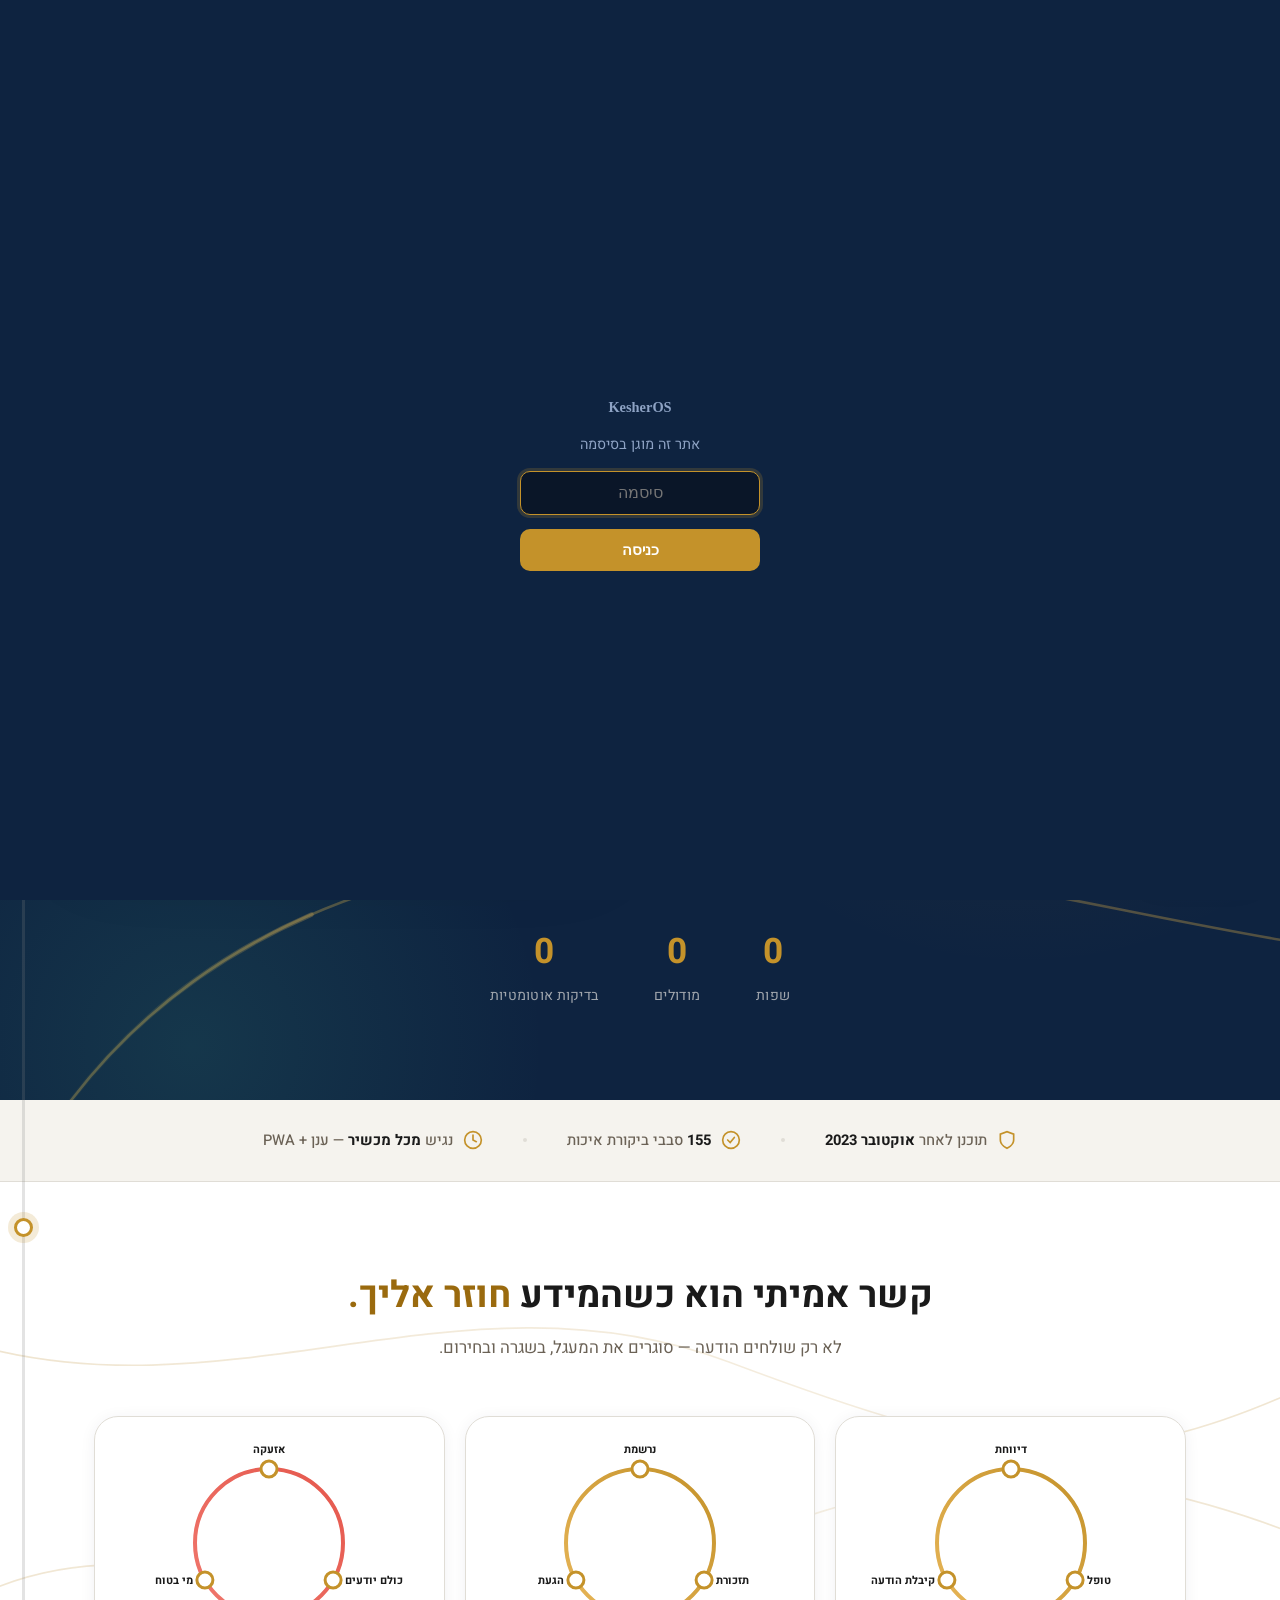
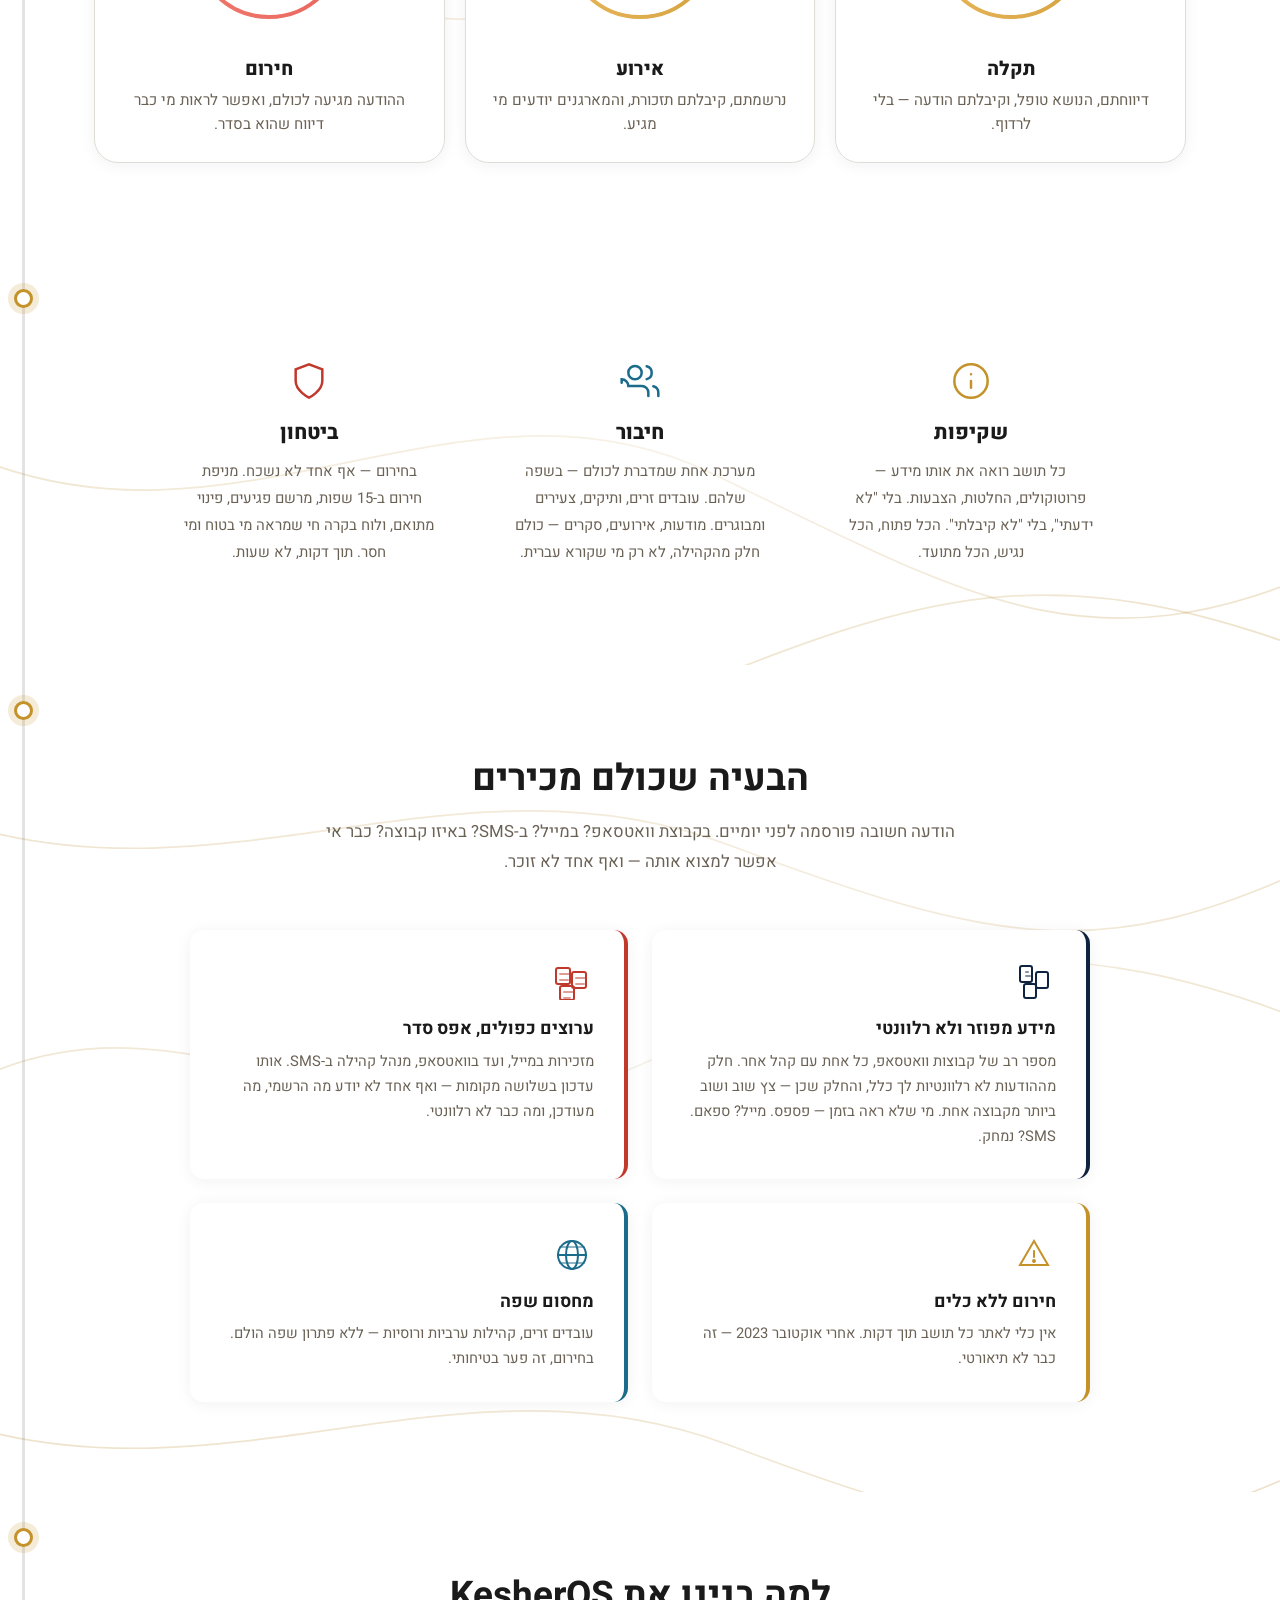
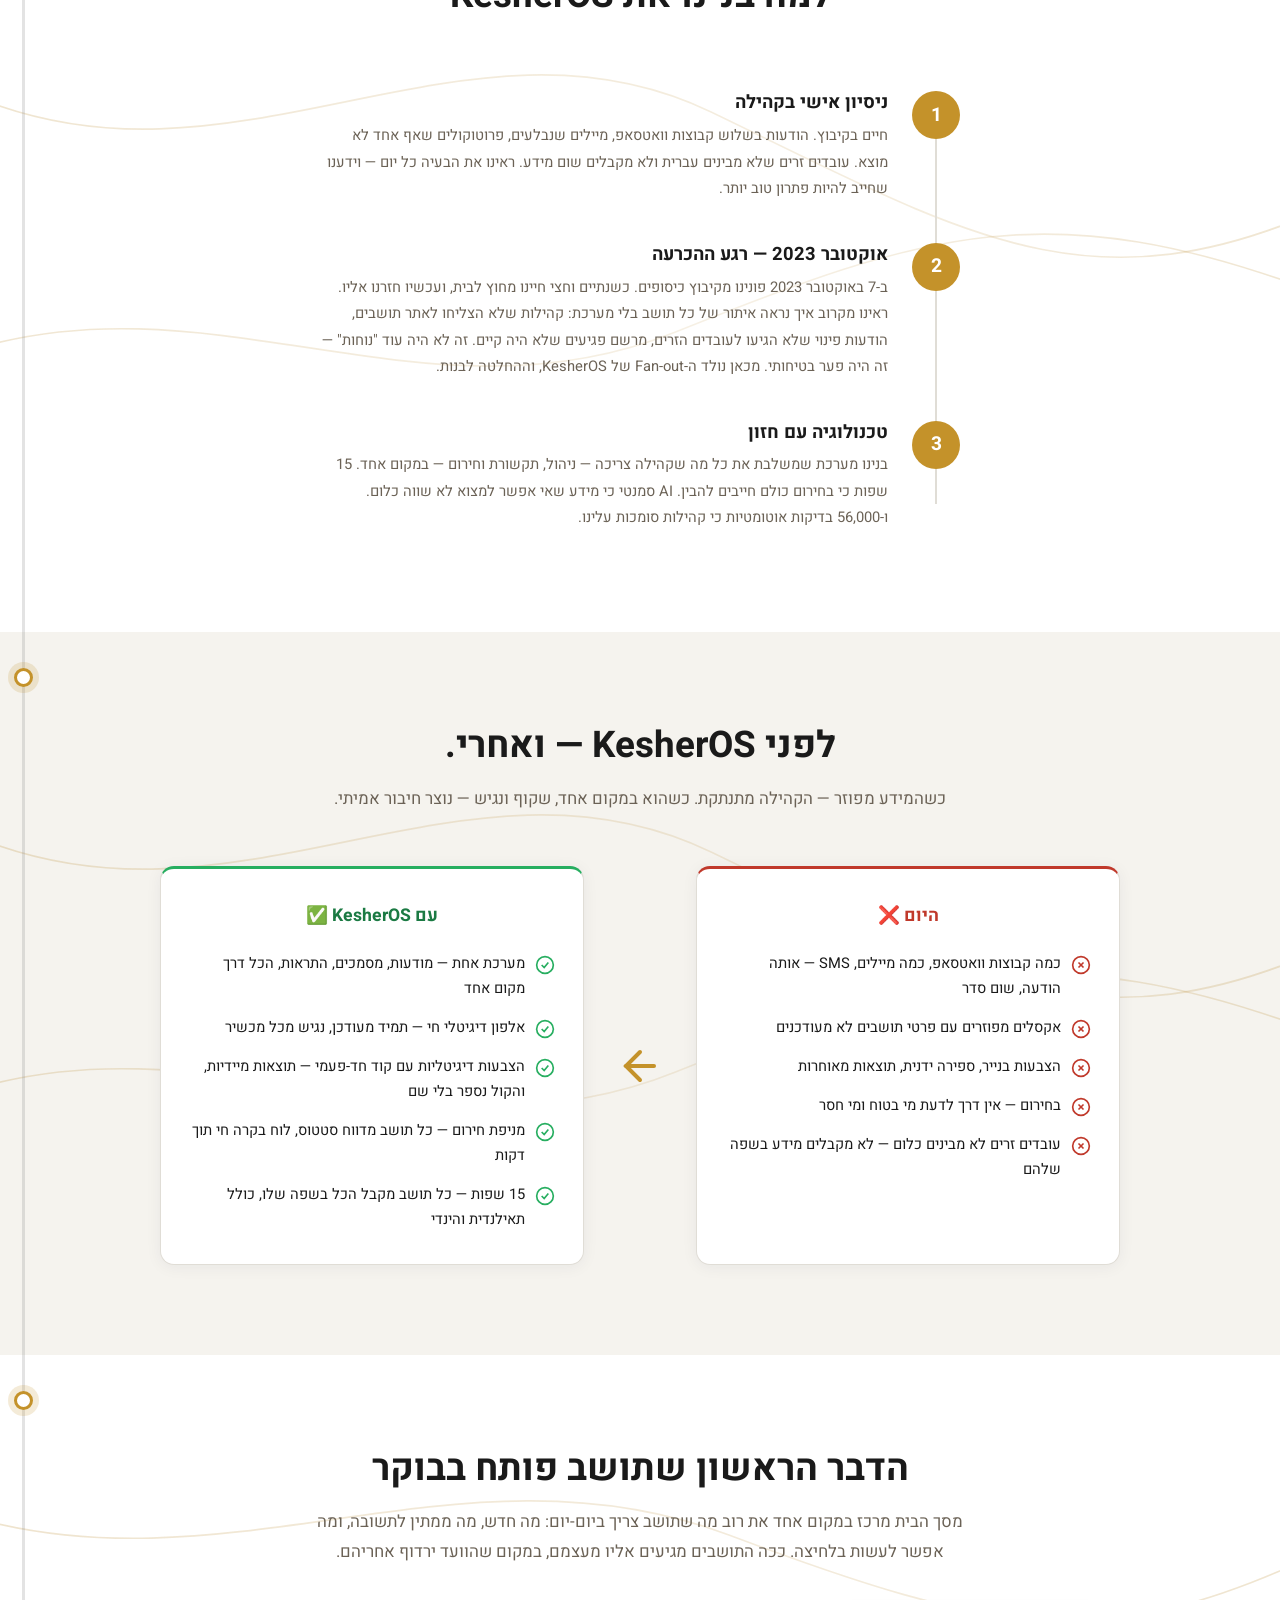
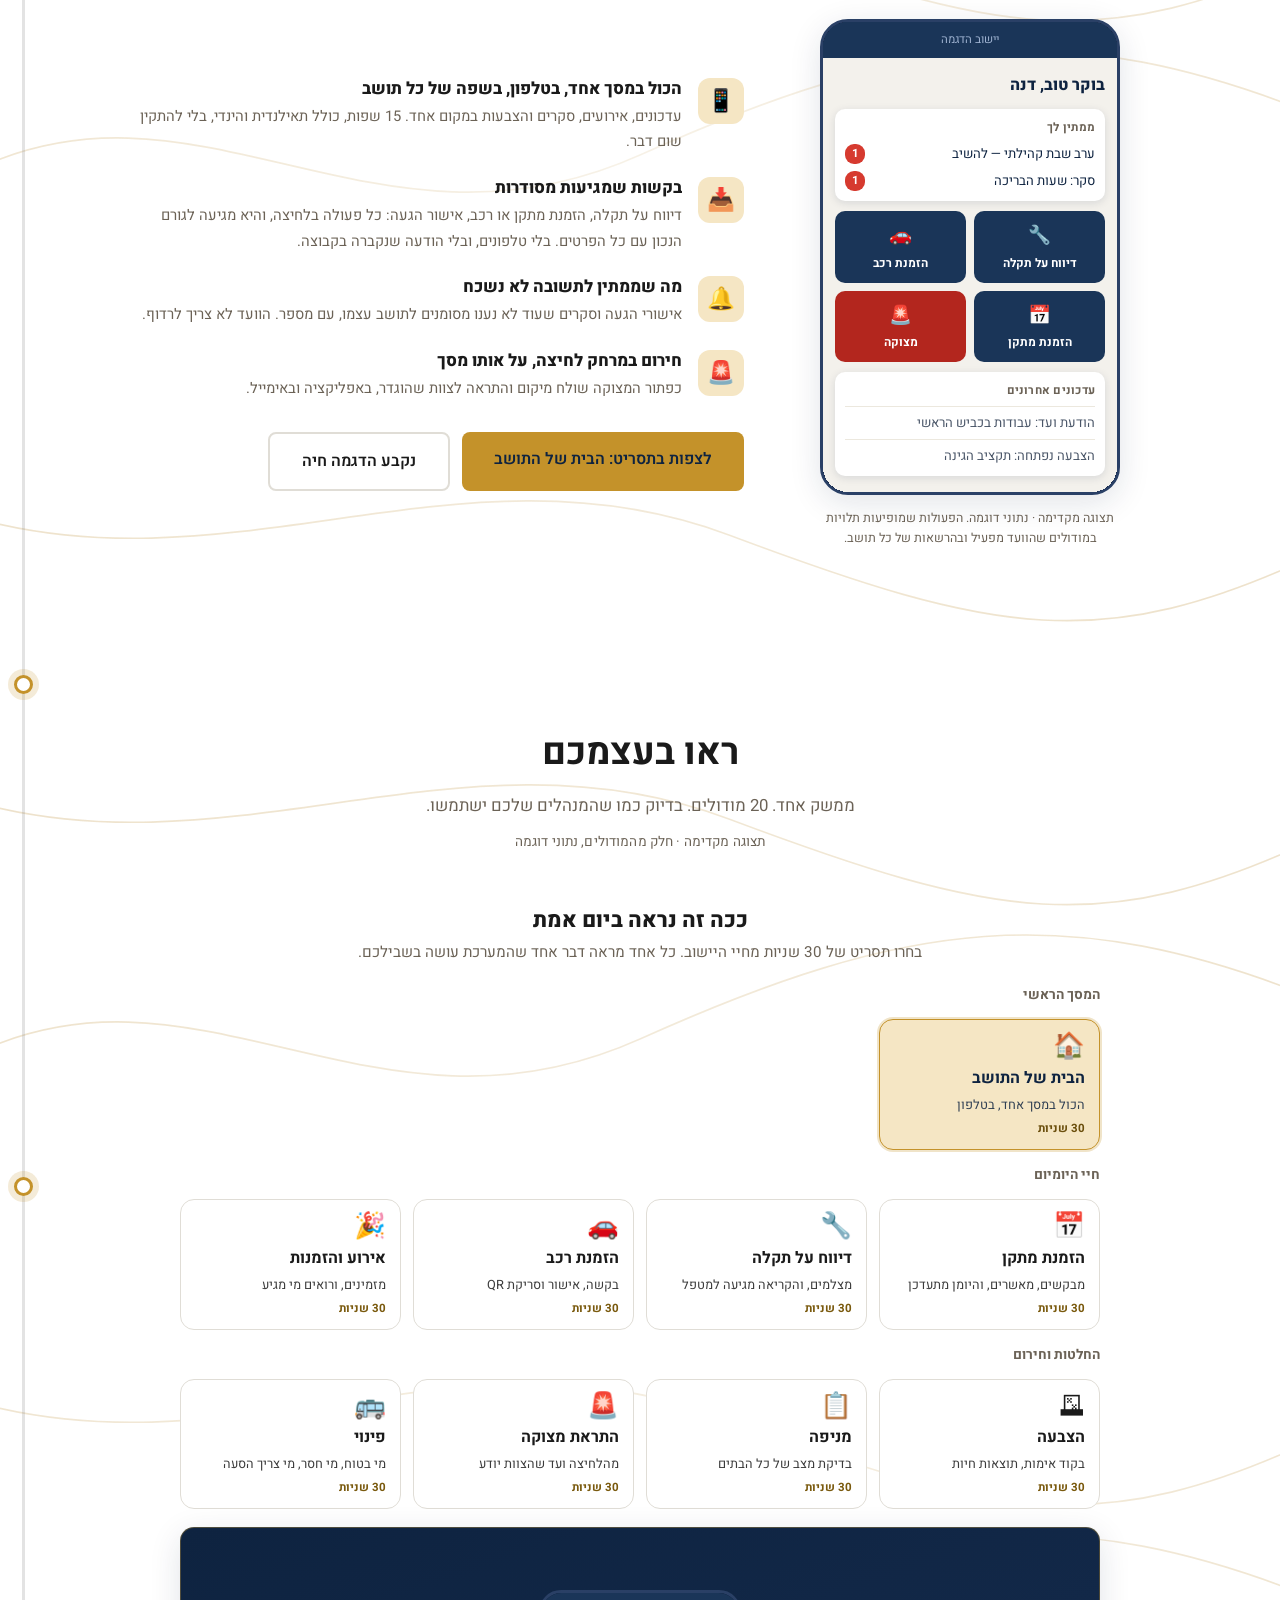
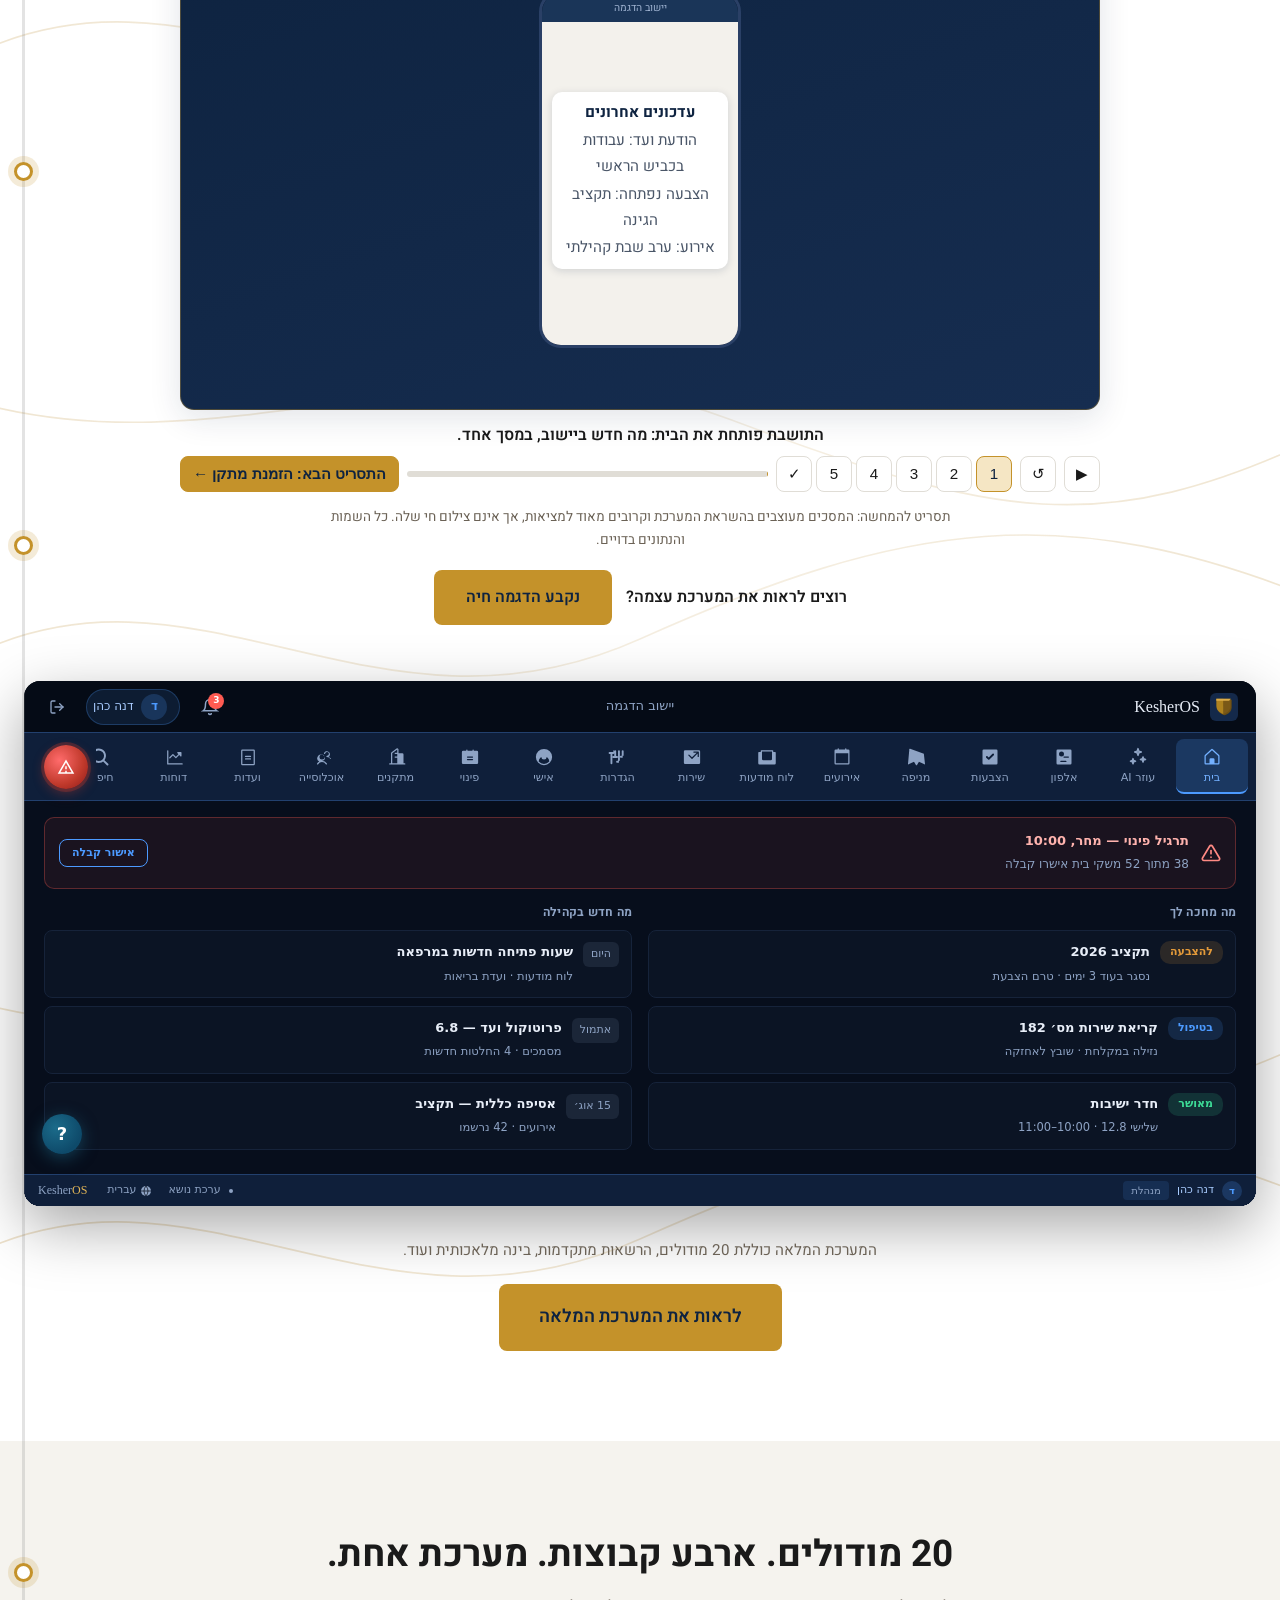
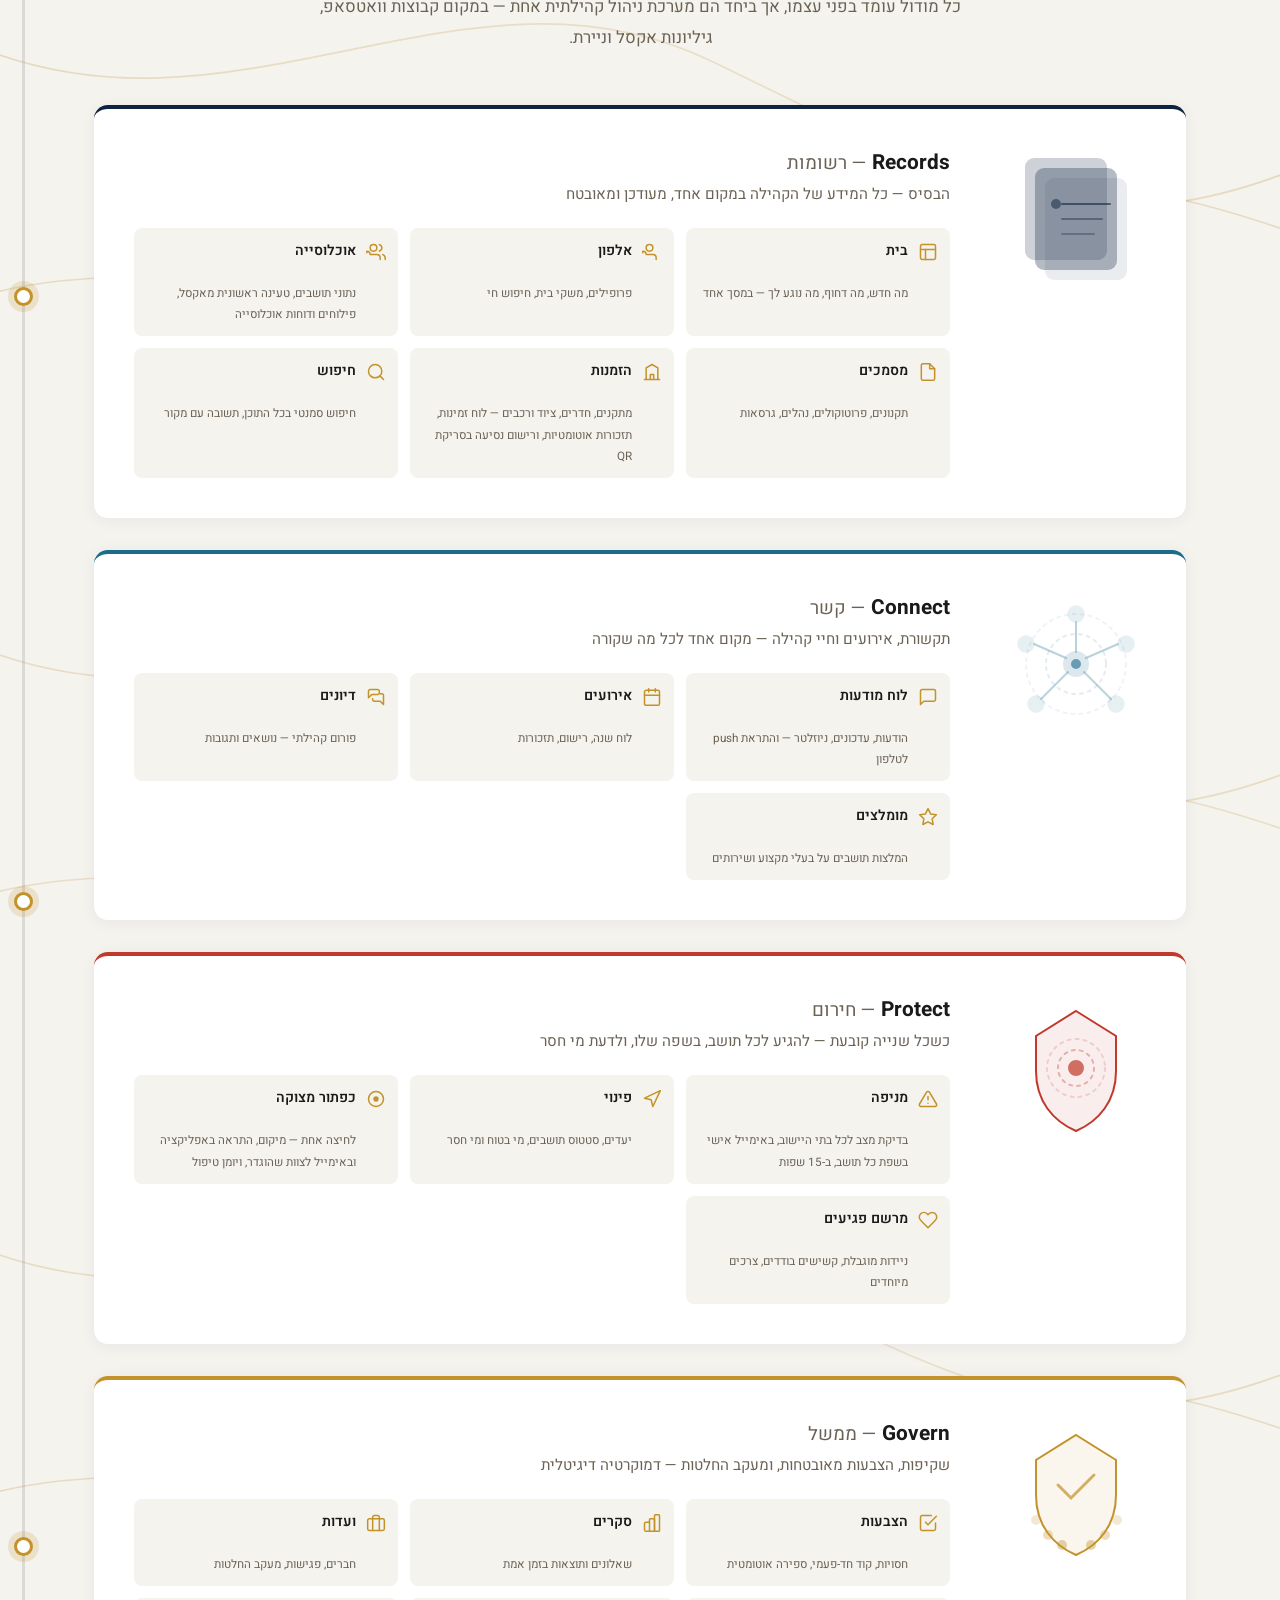
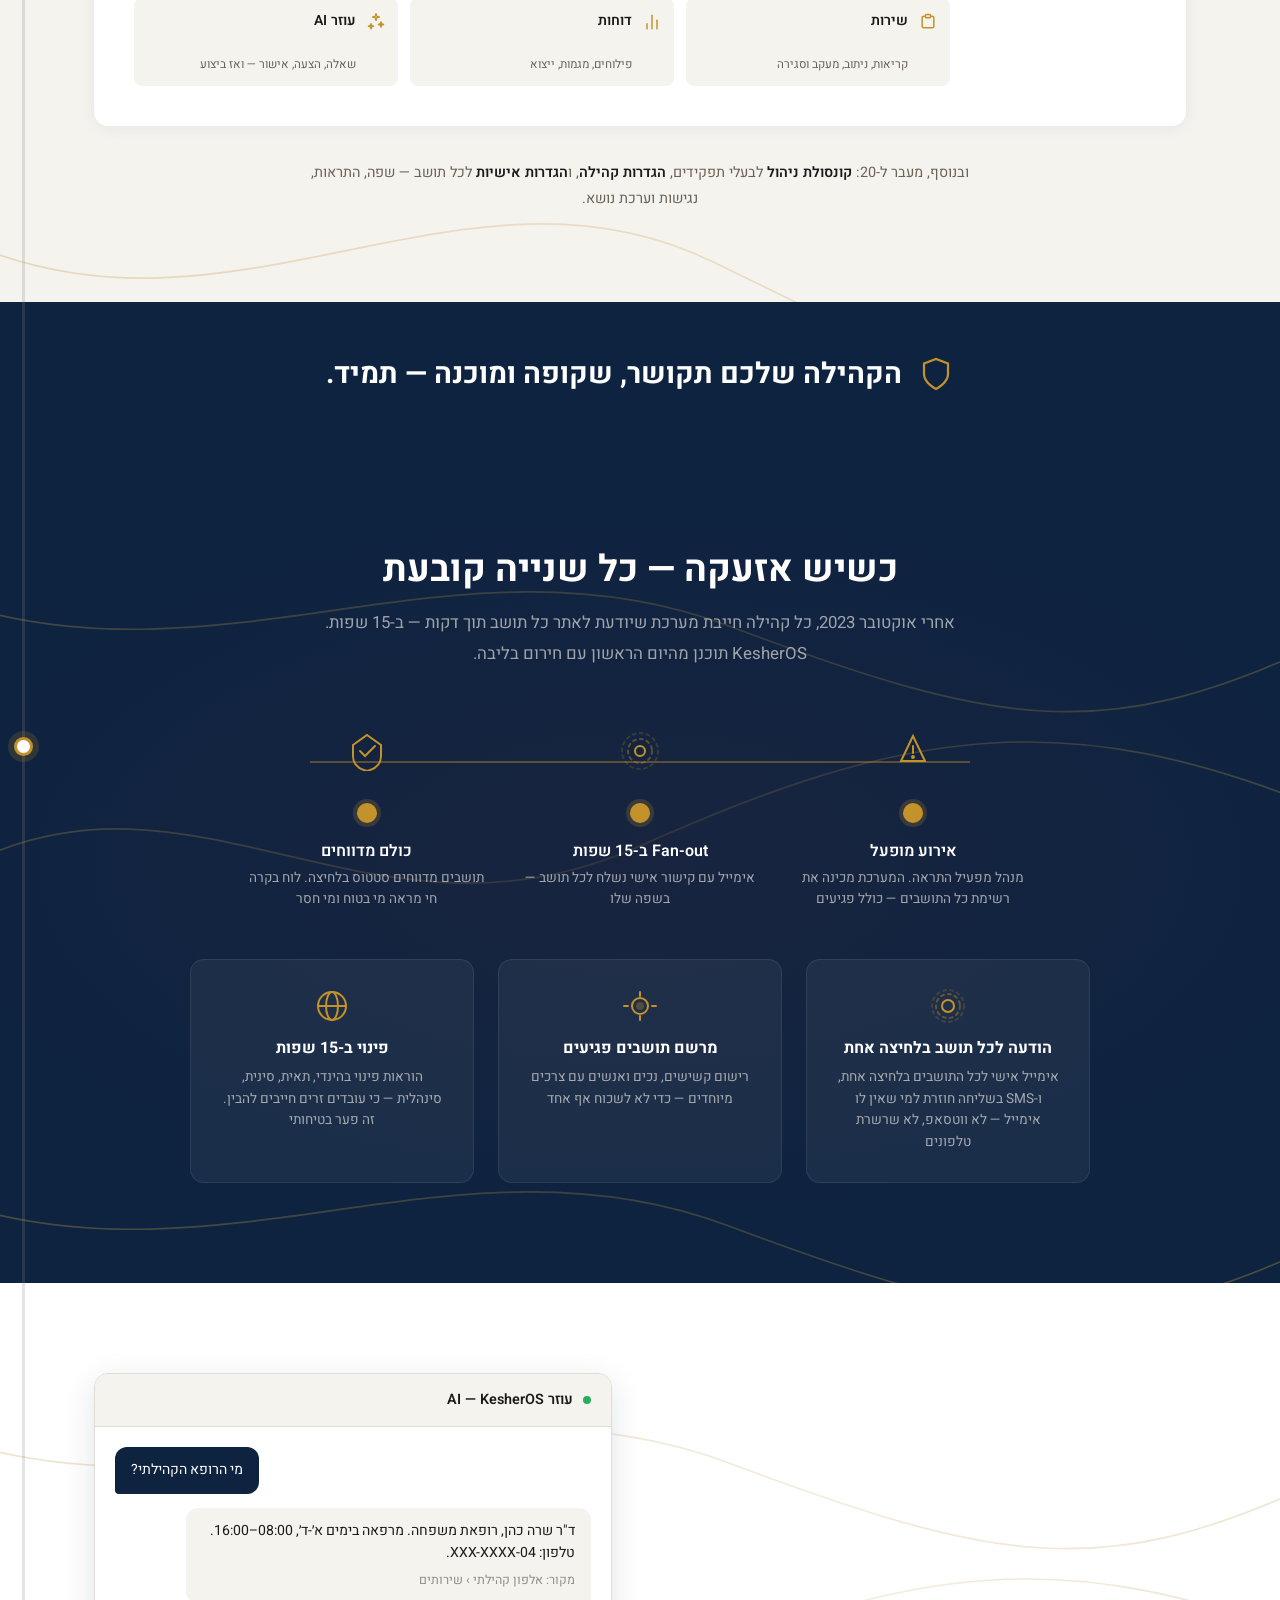
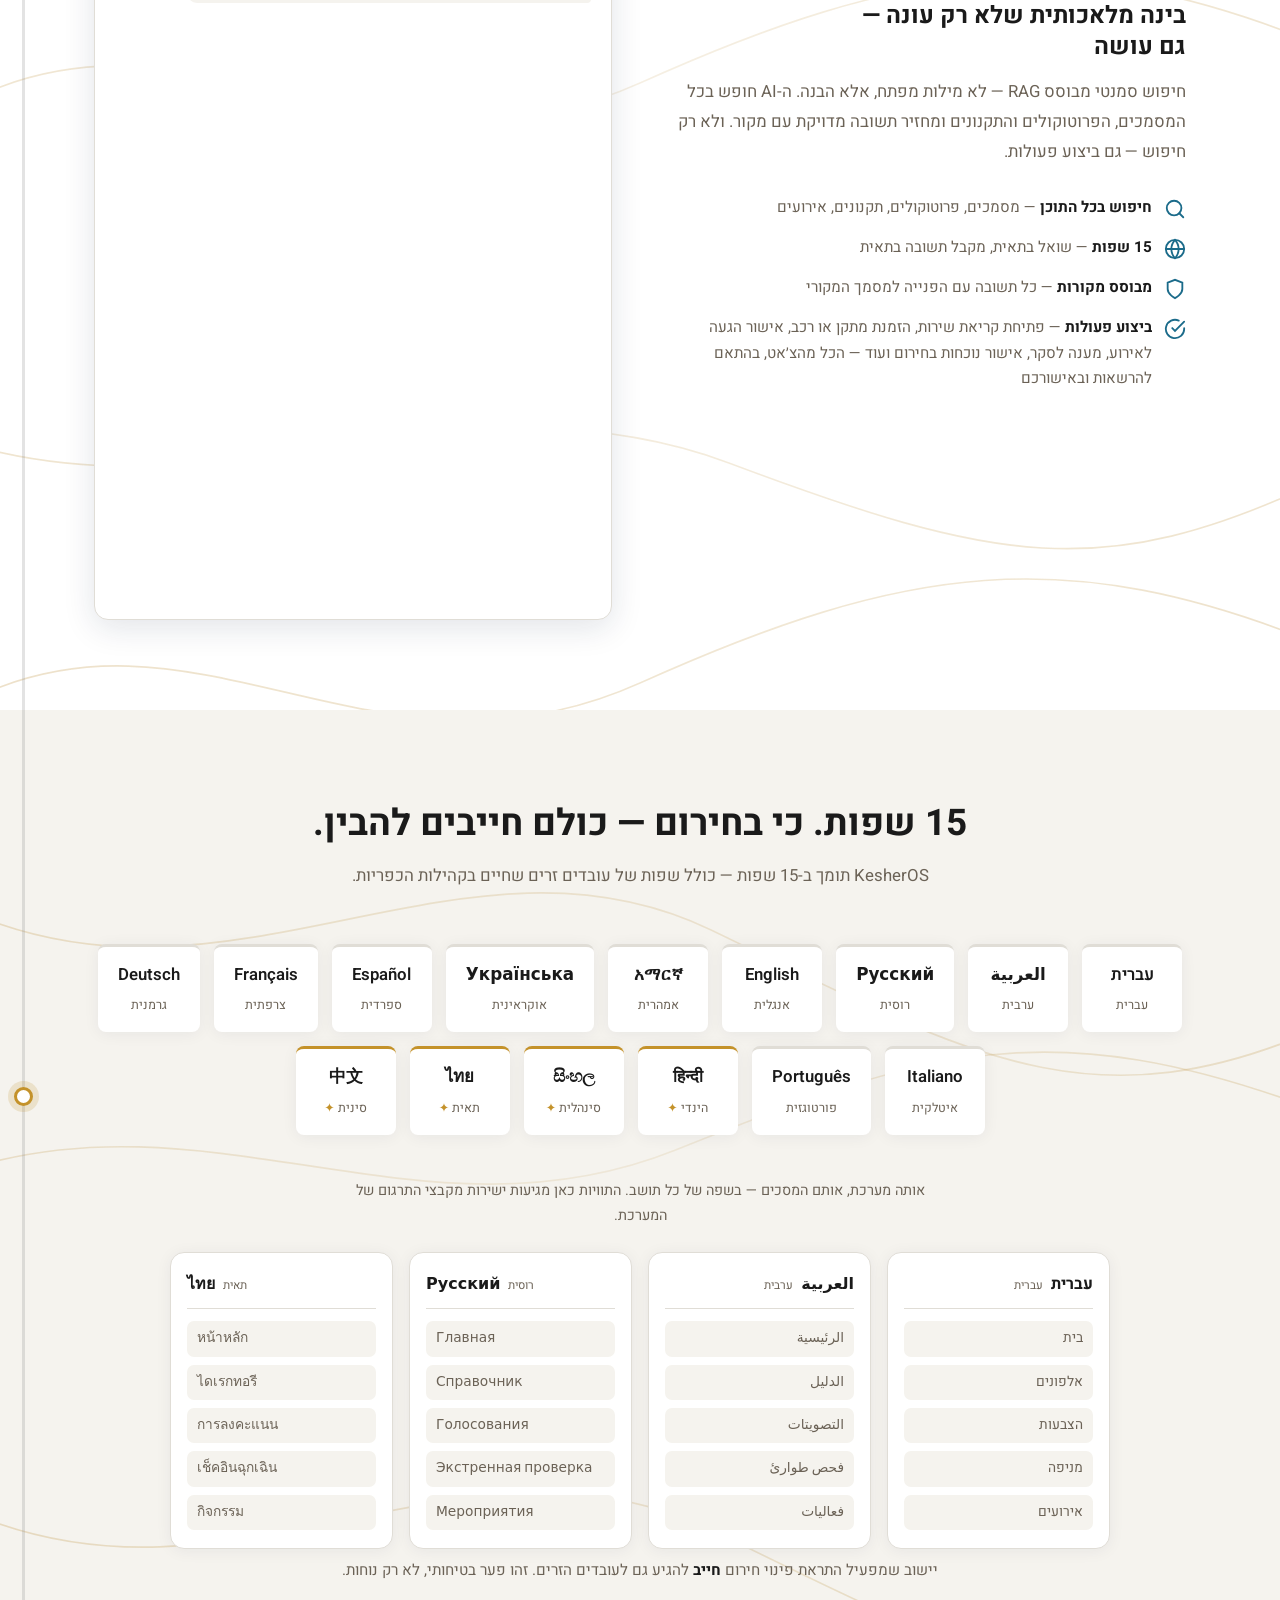
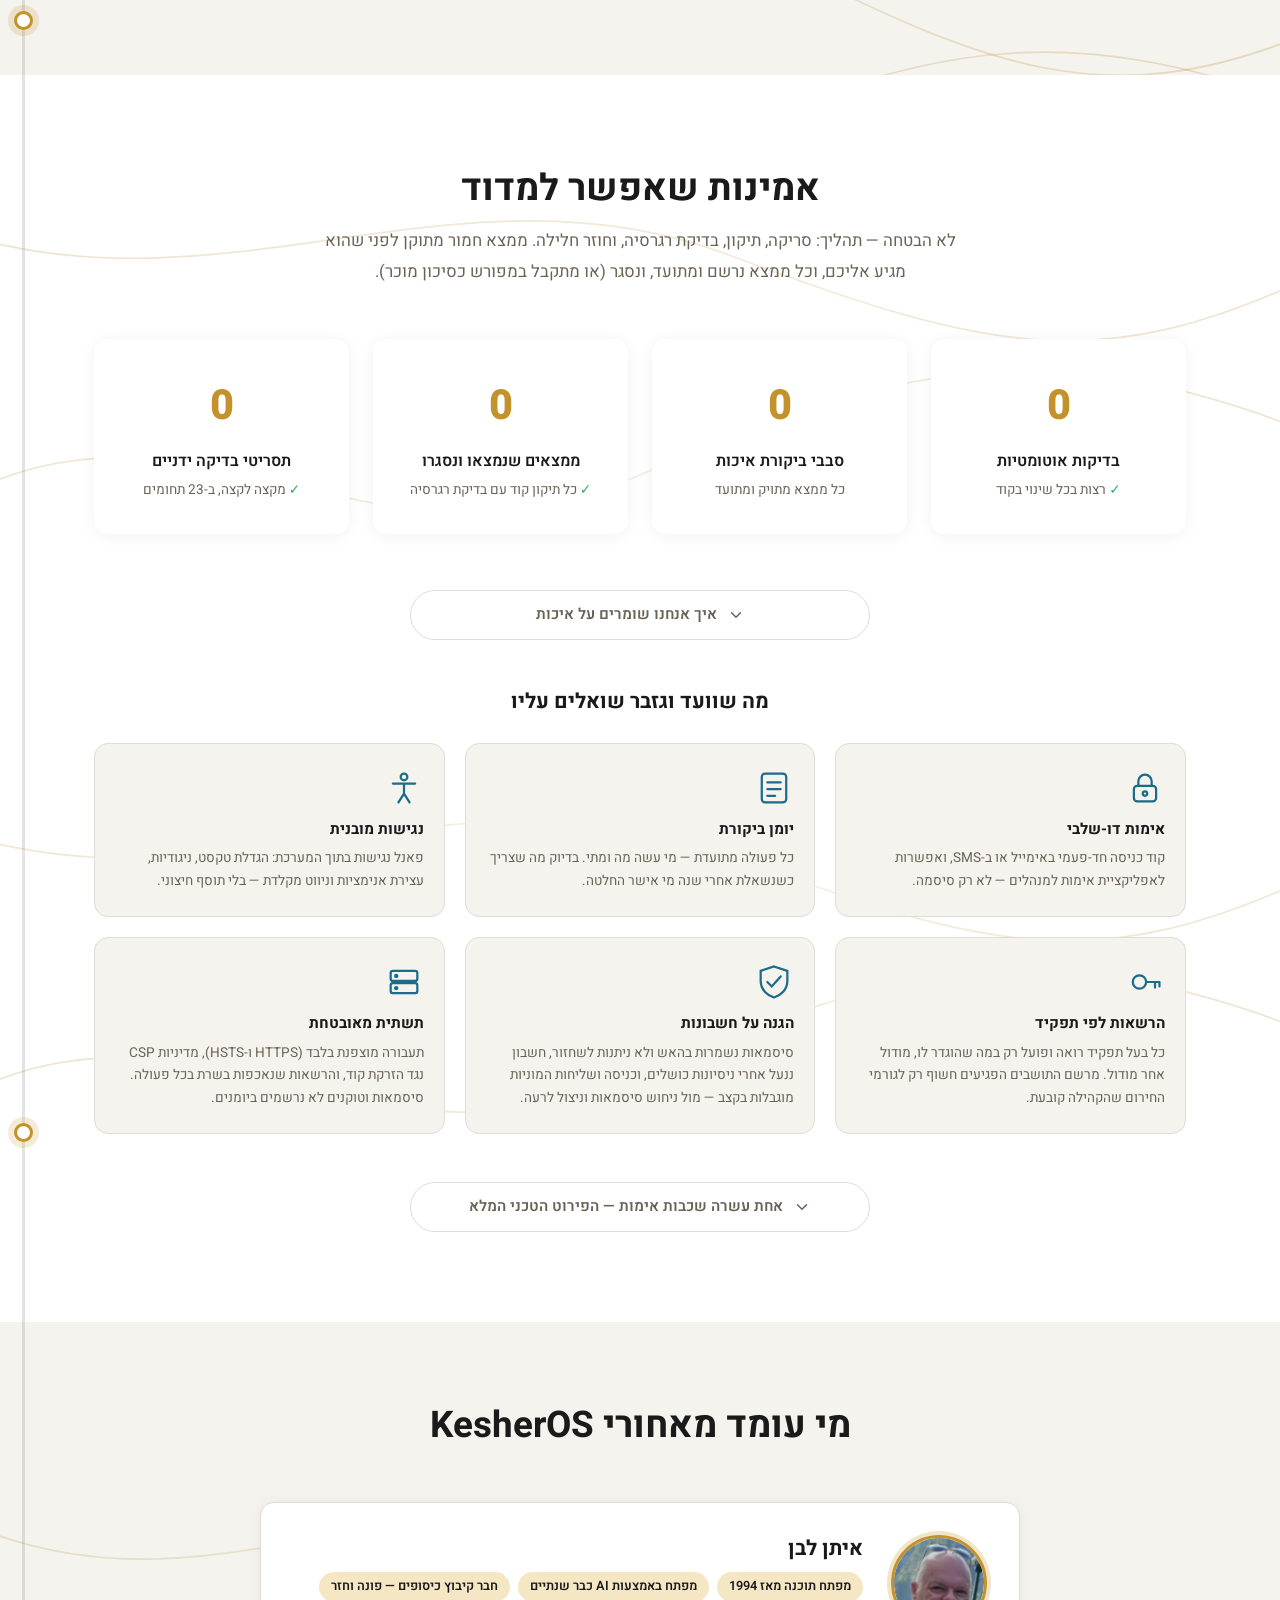
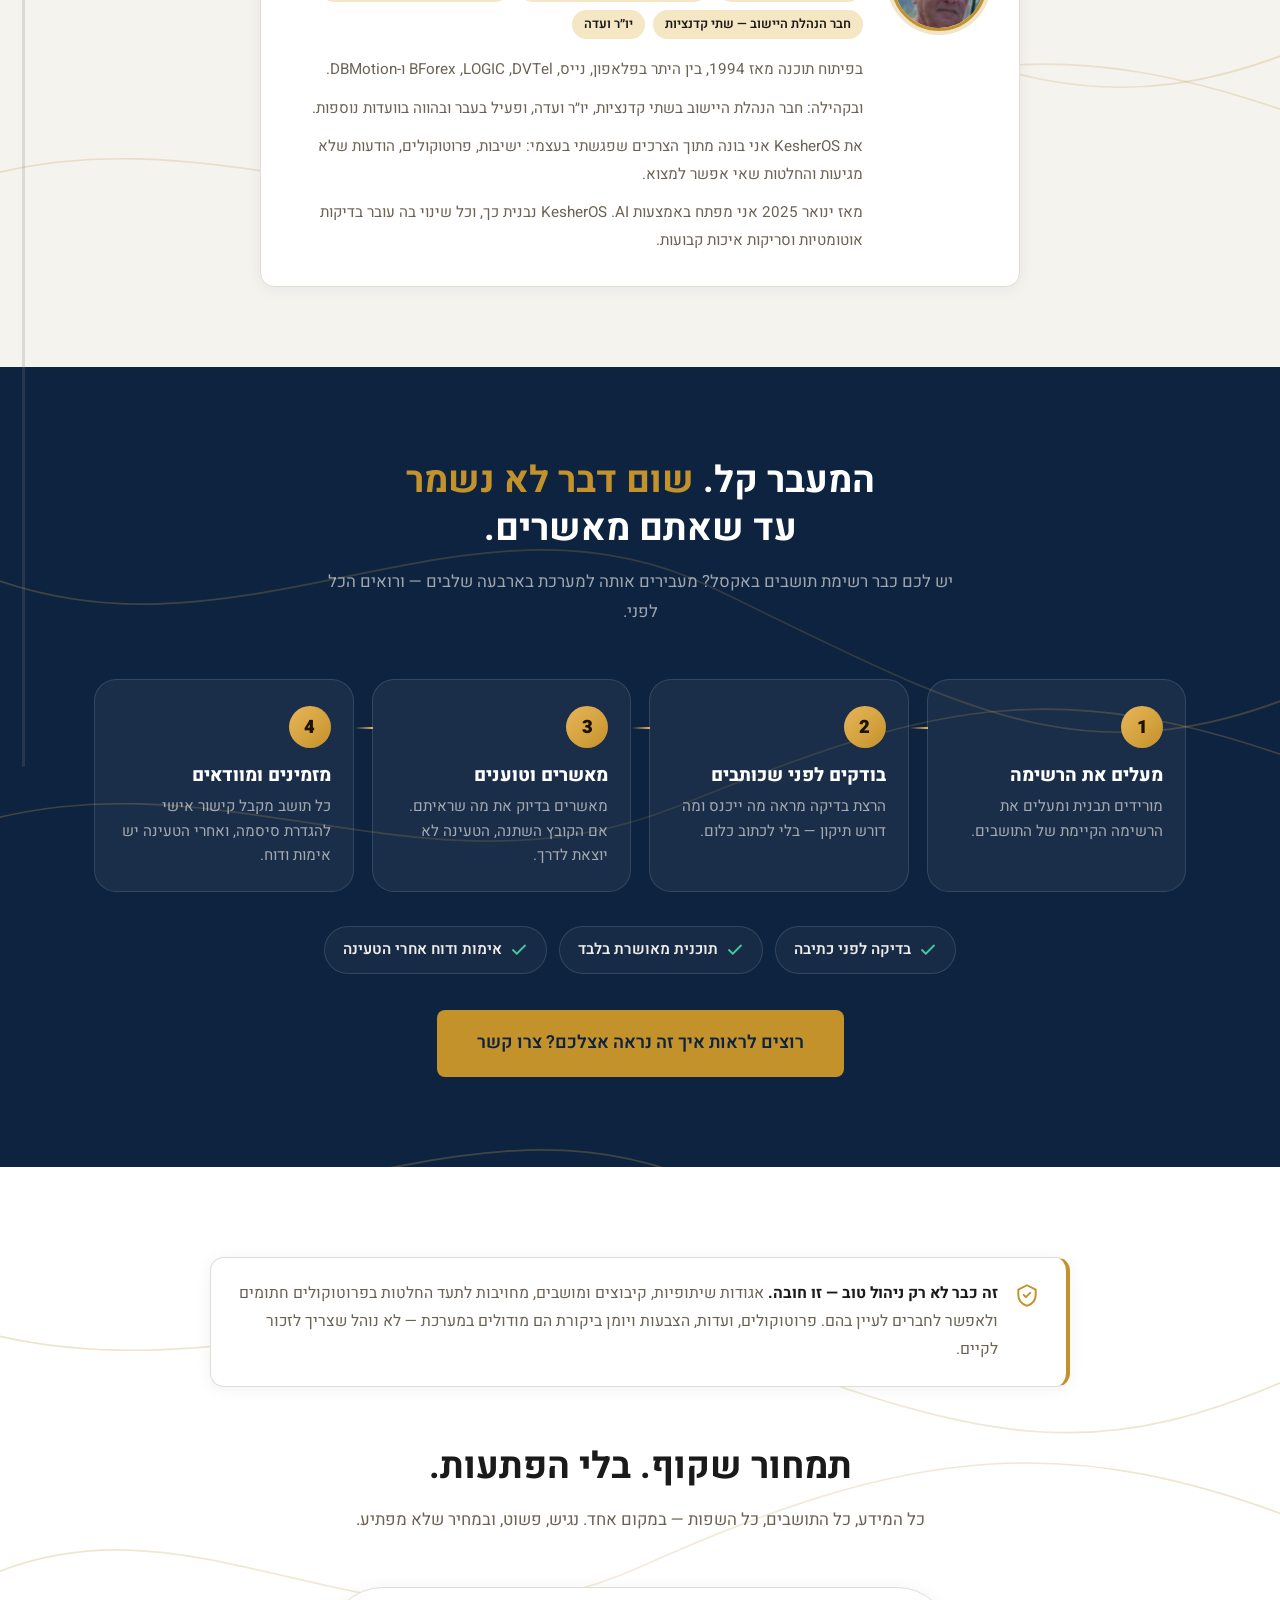
<file: index.html>
<!DOCTYPE html>
<html lang="he" dir="rtl" data-theme="light">
<head>
  <meta charset="UTF-8">
  <meta name="viewport" content="width=device-width, initial-scale=1.0">
  <meta name="theme-color" content="#0E2340" media="(prefers-color-scheme: light)">
  <meta name="theme-color" content="#080C14" media="(prefers-color-scheme: dark)">
  <script>
    /* the visitor's saved theme is applied BEFORE the first paint (the default is light), so a returning visitor who chose dark never sees a light flash */
    (function () { try { var t = localStorage.getItem('theme'); if (t === 'dark' || t === 'light') document.documentElement.setAttribute('data-theme', t); } catch (e) { /* storage blocked: the default stands */ } })();
  </script>
  <title>KesherOS — מערכת ההפעלה הקהילתית</title>
  <meta name="description" content="פלטפורמת SaaS לניהול קיבוצים, מושבים ויישובים קהילתיים. 20 מודולים, 15 שפות, AI שמבצע פעולות, ניהול חירום — הכל במקום אחד.">
  <meta name="keywords" content="ניהול קהילה, קיבוץ, מושב, יישוב, הצבעות דיגיטליות, ניהול חירום, KesherOS">
  <meta name="author" content="KesherOS">
  <!-- ⚠️ האתר חסום בסיסמה — אין טעם שגוגל ישלח אליו אנשים.
       כשמסירים את הגייט (#site-gate) יש להחזיר לכאן "index, follow"
       ולהחזיר את robots.txt ל-"Allow: /". -->
  <meta name="robots" content="noindex, nofollow">
  <link rel="canonical" href="https://kesheros.co.il/">
  <link rel="alternate" hreflang="he" href="https://kesheros.co.il/">
  <link rel="alternate" hreflang="x-default" href="https://kesheros.co.il/">

  <!-- Resource hints -->
  <link rel="preconnect" href="https://api.web3forms.com">
  <link rel="dns-prefetch" href="https://api.web3forms.com">

  <!-- Open Graph -->
  <meta property="og:type" content="website">
  <meta property="og:url" content="https://kesheros.co.il/">
  <meta property="og:site_name" content="KesherOS">
  <meta property="og:title" content="KesherOS — מערכת ההפעלה הקהילתית">
  <meta property="og:description" content="פלטפורמה אחת לניהול קיבוצים, מושבים ויישובים. 20 מודולים, 15 שפות, AI שמבצע פעולות, ניהול חירום.">
  <meta property="og:locale" content="he_IL">
  <meta property="og:image" content="https://kesheros.co.il/og-image.png">
  <meta property="og:image:width" content="1200">
  <meta property="og:image:height" content="630">

  <!-- Twitter -->
  <meta name="twitter:card" content="summary_large_image">
  <meta name="twitter:title" content="KesherOS — מערכת ההפעלה הקהילתית">
  <meta name="twitter:description" content="פלטפורמה אחת לניהול קיבוצים, מושבים ויישובים. 20 מודולים, 15 שפות, AI שמבצע פעולות.">
  <meta name="twitter:image" content="https://kesheros.co.il/og-image.png">

  <link rel="icon" type="image/svg+xml" href="favicon.svg">
  <link rel="icon" type="image/png" sizes="32x32" href="favicon-32.png">
  <link rel="preload" href="fonts/heebo-hebrew.woff2" as="font" type="font/woff2" crossorigin fetchpriority="high">
  <link rel="preload" href="fonts/heebo-latin.woff2" as="font" type="font/woff2" crossorigin>
  <!-- Critical CSS — above-the-fold (gate + header + hero + trust) -->
  <style>
  *,*::before,*::after{box-sizing:border-box;margin:0;padding:0}
  @font-face{font-family:'Heebo';font-style:normal;font-weight:100 900;font-display:swap;src:url(fonts/heebo-hebrew.woff2) format('woff2');unicode-range:U+0307-0308,U+0590-05FF,U+200C-2010,U+20AA,U+25CC,U+FB1D-FB4F}
  @font-face{font-family:'Heebo';font-style:normal;font-weight:100 900;font-display:swap;src:url(fonts/heebo-latin.woff2) format('woff2');unicode-range:U+0000-024F,U+0300-036F,U+0370-03FF,U+2000-206F,U+2070-209F,U+20A0-20CF,U+2100-214F,U+2200-22FF}
  :root{--navy:#0E2340;--navy-mid:#162D50;--navy-light:#1A3558;--gold:#C4922A;--gold-light:#E5B44A;--accent:#C4922A;--gold-pale:#F5E6C4;--gold-glow:rgba(196,146,42,0.25);--teal:#1B6B8A;--sand:#F5F3EE;--warm:#6B6256;--bg:#FFFFFF;--bg-alt:var(--sand);--bg-dark:var(--navy);--text:#1A1A1A;--text-muted:var(--warm);--text-on-dark:#F0EDE8;--text-on-dark-muted:rgba(240,237,232,0.65);--border:#E0DDD6;--card-bg:#FFFFFF;--card-shadow:0 2px 16px rgba(14,35,64,0.06);--font-display:'Heebo',system-ui,sans-serif;--font-body:'Heebo',system-ui,'Segoe UI',Arial,sans-serif;--font-logo:Georgia,'Times New Roman',serif;--radius:14px;--radius-sm:8px;--container:1140px}
  @media(prefers-color-scheme:dark){:root{--bg:#0C0E12;--bg-alt:#141820;--bg-dark:#080C14;--text:#E8E4DC;--text-muted:#9A9083;--text-on-dark:#E8E4DC;--text-on-dark-muted:rgba(232,228,220,0.55);--border:#2A2E36;--card-bg:#1A1E26;--card-shadow:0 2px 16px rgba(0,0,0,0.3);--gold-glow:rgba(196,146,42,0.35)}}
  :root[data-theme="dark"]{--bg:#0C0E12;--bg-alt:#141820;--bg-dark:#080C14;--text:#E8E4DC;--text-muted:#9A9083;--text-on-dark:#E8E4DC;--text-on-dark-muted:rgba(232,228,220,0.55);--border:#2A2E36;--card-bg:#1A1E26;--card-shadow:0 2px 16px rgba(0,0,0,0.3);--gold-glow:rgba(196,146,42,0.35)}
  :root[data-theme="light"]{--bg:#FFFFFF;--bg-alt:var(--sand);--bg-dark:var(--navy);--text:#1A1A1A;--text-muted:var(--warm);--text-on-dark:#F0EDE8;--text-on-dark-muted:rgba(240,237,232,0.65);--border:#E0DDD6;--card-bg:#FFFFFF;--card-shadow:0 2px 16px rgba(14,35,64,0.06);--gold-glow:rgba(196,146,42,0.25)}
  html{scroll-behavior:smooth}body{font-family:var(--font-body);color:var(--text);background:var(--bg);line-height:1.7;font-size:16px;-webkit-font-smoothing:antialiased}
  h1,h2,h3,h4{font-family:var(--font-display);line-height:1.3;text-wrap:balance}a{color:var(--teal);text-decoration:none}img,svg{display:block;max-width:100%}
  .container{max-width:var(--container);margin:0 auto;padding:0 24px}
  #site-gate{position:fixed;inset:0;z-index:99999;background:#0E2340;display:flex;align-items:center;justify-content:center;transition:opacity .4s ease}
  .gate-box{text-align:center;color:#E8EEF8;display:flex;flex-direction:column;align-items:center;gap:14px}.gate-title{font-family:Georgia,'Times New Roman',serif;font-size:1.6rem;margin:0;color:#FFF;font-weight:700}.gate-box p{font-size:.9rem;color:#8ea3c4;margin:0}
  #gate-pw{width:240px;padding:12px 16px;border-radius:10px;border:1px solid #22406e;background:#0a1628;color:#E8EEF8;font-size:1rem;text-align:center;outline:none}#gate-pw:focus{border-color:#C4922A;box-shadow:0 0 0 3px rgba(196,146,42,.2)}
  #gate-btn{width:240px;padding:12px;border-radius:10px;border:none;background:#C4922A;color:#FFF;font-weight:700;font-size:.95rem;cursor:pointer}#gate-err{color:#ff5b52;font-size:.85rem}
  .site-header{position:fixed;top:0;left:0;right:0;z-index:100;background:transparent;transition:background .3s,border-color .3s,box-shadow .3s;border-bottom:1px solid transparent}
  .site-header[data-scrolled]{background:var(--bg);border-bottom-color:var(--border);box-shadow:0 1px 8px rgba(0,0,0,.06)}
  .header-inner{display:flex;align-items:center;justify-content:space-between;height:68px;gap:24px}
  .logo-lockup{display:flex;align-items:center;gap:10px;text-decoration:none}.logo-mark{width:36px;height:36px;flex-shrink:0}
  .logo-text{font-family:var(--font-logo);font-size:22px;letter-spacing:-.5px;direction:ltr}.logo-kesher{color:#FFF;transition:color .3s}.logo-os{color:var(--gold)}
  .site-header[data-scrolled] .logo-kesher{color:var(--navy)}
  .header-nav{display:flex;align-items:center;gap:28px;font-size:15px}.header-nav a{color:var(--text-on-dark);font-weight:500;text-decoration:none}.site-header[data-scrolled] .header-nav a{color:var(--text)}
  .nav-cta{background:var(--gold);color:var(--navy)!important;padding:9px 22px;border-radius:var(--radius-sm);font-weight:600}
  .scroll-progress{position:fixed;top:0;left:0;height:3px;background:var(--gold);z-index:110;width:0%;pointer-events:none}
  .theme-toggle{background:none;border:1px solid rgba(255,255,255,.2);border-radius:50%;width:36px;height:36px;display:flex;align-items:center;justify-content:center;cursor:pointer;color:var(--text-on-dark);flex-shrink:0;transition:border-color .2s,color .2s}
  .site-header[data-scrolled] .theme-toggle{color:var(--text-muted);border-color:var(--border)}
  .theme-toggle:hover{border-color:var(--gold);color:var(--gold)}
  .theme-icon-sun{display:none}.theme-icon-moon{display:block}
  @media(prefers-color-scheme:dark){.theme-icon-sun{display:block}.theme-icon-moon{display:none}}
  :root[data-theme="dark"] .theme-icon-sun{display:block}:root[data-theme="dark"] .theme-icon-moon{display:none}
  :root[data-theme="light"] .theme-icon-sun{display:none}:root[data-theme="light"] .theme-icon-moon{display:block}
  .menu-toggle{display:none;background:none;border:none;cursor:pointer;padding:8px}.menu-toggle span{display:block;width:22px;height:2px;background:var(--text-on-dark);margin:5px 0}
  .hero{background:var(--bg-dark);color:var(--text-on-dark);padding:140px 0 90px;overflow:hidden;position:relative}
  .hero::before{content:'';position:absolute;inset:0;background:radial-gradient(ellipse 60% 50% at 30% 40%,rgba(27,107,138,.12) 0%,transparent 70%),radial-gradient(ellipse 40% 40% at 80% 60%,rgba(196,146,42,.08) 0%,transparent 70%);pointer-events:none}
  .hero-inner{display:grid;grid-template-columns:1fr 420px;gap:48px;align-items:center;position:relative}
  .hero-content{z-index:1;animation:hero-fade .8s ease-out both}.hero h1{font-size:clamp(2.4rem,5vw,3.8rem);margin-bottom:20px;color:#FFF;font-weight:800}
  .hero h1 em{font-style:normal;color:var(--gold)}.hero-sub{font-size:1.2rem;max-width:540px;margin-bottom:36px;color:var(--text-on-dark-muted);line-height:1.9}
  .hero-actions{display:flex;gap:16px;flex-wrap:wrap}
  .hero-visual{position:relative;width:420px;height:420px;display:flex;align-items:center;justify-content:center;animation:hero-fade 1s ease-out .3s both}
  .constellation{width:100%;height:100%}
  .hero-stats{display:flex;justify-content:center;gap:56px;flex-wrap:wrap;padding-top:56px;grid-column:1/-1}
  .stat{text-align:center}.stat strong{display:block;font-family:var(--font-display);font-size:2.2rem;color:var(--gold);font-weight:700;font-variant-numeric:tabular-nums}.stat span{font-size:.88rem;color:var(--text-on-dark-muted)}
  .btn{display:inline-block;padding:14px 32px;border-radius:var(--radius-sm);font-weight:600;font-size:16px;text-align:center;transition:.2s;cursor:pointer;text-decoration:none!important;border:none;font-family:var(--font-body)}
  .btn-primary{background:var(--gold);color:var(--navy)}.btn-outline{background:transparent;color:var(--text-on-dark);border:2px solid rgba(255,255,255,.25)}.btn-lg{padding:18px 40px;font-size:18px}
  .trust-strip{background:var(--bg-alt);padding:28px 0;border-bottom:1px solid var(--border)}.trust-inner{display:flex;justify-content:center;align-items:center;gap:40px;flex-wrap:wrap}
  .trust-badge{display:flex;align-items:center;gap:10px;font-size:.92rem;color:var(--text-muted);font-weight:500}.trust-badge svg{width:20px;height:20px;color:var(--gold);flex-shrink:0}.trust-badge strong{color:var(--text);font-weight:700}
  .trust-sep{width:4px;height:4px;border-radius:50%;background:var(--border)}
  .reveal{opacity:0;transform:translateY(28px);transition:opacity .7s ease,transform .7s ease}.reveal.visible{opacity:1;transform:translateY(0)}
  .skip-link{position:absolute;top:-100px;left:50%;transform:translateX(-50%);background:var(--gold);color:#FFF;padding:8px 24px;border-radius:var(--radius-sm);font-weight:600;z-index:1000}
  @keyframes hero-fade{from{opacity:0;transform:translateY(24px)}to{opacity:1;transform:translateY(0)}}
  @media(max-width:1024px){.hero-inner{grid-template-columns:1fr;text-align:center}.hero-visual{display:flex!important;width:260px;height:260px;margin:0 auto;opacity:.55}.hero-sub{margin-left:auto;margin-right:auto}.hero-actions{justify-content:center}}
  @media(max-width:768px){.menu-toggle{display:block}.header-nav{display:none;position:fixed;top:68px;right:0;left:0;background:var(--bg);border-bottom:1px solid var(--border);flex-direction:column;padding:16px 24px;gap:12px}.header-nav.open{display:flex}.hero{padding:110px 0 60px}.hero h1{font-size:clamp(2rem,8vw,2.6rem)}}
  @media(max-width:600px){.hero-visual{display:none!important}.trust-sep{display:none}.trust-inner{gap:20px 40px;flex-direction:column;text-align:center}.trust-badge{justify-content:center}}
  @media(prefers-reduced-motion:reduce){html{scroll-behavior:auto}.reveal{opacity:1;transform:none;transition:none}.hero-content,.hero-visual{animation:none}}
  #preloader{position:fixed;inset:0;z-index:100000;background:#0E2340;display:flex;align-items:center;justify-content:center;transition:opacity .4s ease}
  .preloader-logo{font-family:Georgia,'Times New Roman',serif;font-size:2rem;color:#FFF;letter-spacing:-.5px;opacity:.7}
  .preloader-logo span{color:#C4922A}
  .menu-overlay{position:fixed;inset:0;z-index:89;background:rgba(0,0,0,.5);opacity:0;pointer-events:none;transition:opacity .25s}
  .menu-overlay.visible{opacity:1;pointer-events:auto}
  *:focus-visible{outline:2px solid var(--gold);outline-offset:2px}
  </style>
  <!-- Loaded render-blocking on purpose. The async media="print" trick shaved a few ms
       off first paint but rebuilt the layout three times (0 -> 6,472 -> 7,665 -> 13,025px),
       so scroll restoration and anchor clicks landed in a page that was still growing.
       17KB gzipped is not worth that. -->
  <link rel="stylesheet" href="style.css?v=13bfa543">
  <link rel="stylesheet" href="chatbot.css?v=a57f26b4">

  <!-- JSON-LD Structured Data -->
  <script type="application/ld+json">
  {
    "@context": "https://schema.org",
    "@type": "SoftwareApplication",
    "name": "KesherOS",
    "url": "https://kesheros.co.il",
    "applicationCategory": "BusinessApplication",
    "operatingSystem": "Web",
    "description": "Community Operating System — platform for managing kibbutzim, moshavim, and community settlements. 20 modules, 15 languages, AI that answers and acts, emergency management.",
    "inLanguage": "he",
    "image": "https://kesheros.co.il/og-image.png",
    "offers": {
      "@type": "AggregateOffer",
      "priceCurrency": "ILS",
      "lowPrice": "990",
      "highPrice": "2990",
      "offerCount": "3"
    },
    "author": {
      "@type": "Organization",
      "name": "KesherOS",
      "url": "https://kesheros.co.il",
      "email": "sales@kesheros.co.il"
    }
  }
  </script>
  <script type="application/ld+json">
  {
    "@context": "https://schema.org",
    "@type": "FAQPage",
    "mainEntity": [
      {
        "@type": "Question",
        "name": "כמה זמן לוקחת ההקמה?",
        "acceptedAnswer": {
          "@type": "Answer",
          "text": "הקמה בסיסית תוך יום עבודה אחד. הגדרה מלאה כולל ייבוא אוכלוסייה מאקסל עם בדיקה מוקדמת, מסמכים וועדות — בדרך כלל עד שבוע. אנחנו מלווים אתכם בכל שלב."
        }
      },
      {
        "@type": "Question",
        "name": "כבר יש לנו מערכת. מה כרוך במעבר?",
        "acceptedAnswer": {
          "@type": "Answer",
          "text": "אנחנו עושים את המעבר במקומכם. מייבאים את רשימת התושבים ומשקי הבית מאקסל או מייצוא של המערכת הקיימת (לפי תבנית של המערכת, שבודקת את הקובץ לפני שהיא כותבת משהו, מזהה אנשים שכבר קיימים כדי לא ליצור כפילויות, ומקימה גם את חשבונות הכניסה, ובעלי החשבונות מקבלים מייל עם קישור אישי להפעלה), מעלים את המסמכים והתקנונים, ומגדירים את הועדות וההרשאות. אפשר להריץ במקביל עם המערכת הישנה בתקופת המעבר."
        }
      },
      {
        "@type": "Question",
        "name": "האם צריך להתקין משהו?",
        "acceptedAnswer": {
          "@type": "Answer",
          "text": "לא. KesherOS עובדת בענן ונגישה מכל דפדפן. בנוסף, זו אפליקציית PWA — אפשר להתקין אותה על הטלפון בלחיצה, לקבל התראות push גם כשהאפליקציה סגורה, ולקבל חלק מהמידע החיוני גם ללא חיבור לאינטרנט."
        }
      },
      {
        "@type": "Question",
        "name": "איך עובד ניהול החירום?",
        "acceptedAnswer": {
          "@type": "Answer",
          "text": "מנהל פותח מניפה → כל תושב מקבל אימייל עם קישור אישי בשפה שלו (ובשליחה חוזרת אפשר להגיע ב-SMS למי שאין לו אימייל) → כל תושב מדווח סטטוס בלחיצה → לוח בקרה חי מראה מי בטוח ומי חסר."
        }
      },
      {
        "@type": "Question",
        "name": "מי רואה את המידע, ואיפה הוא נשמר?",
        "acceptedAnswer": {
          "@type": "Answer",
          "text": "המידע שייך לקהילה — לא לנו. הגישה נקבעת לפי תפקיד והרשאה: תושב רואה את מה שרלוונטי לו, בעל תפקיד רואה את מה שתפקידו מחייב, ומרשם התושבים הפגיעים חשוף רק לגורמי החירום שהקהילה מגדירה. אנחנו לא מוכרים, לא משתפים ולא מנתחים את המידע לצרכים מסחריים. המערכת רצה בענן עם הצפנה בתעבורה וגיבוי יומי אוטומטי של מסד הנתונים, וכל שינוי בקוד נבדק מול ניסיונות הזרקה, מעקף הרשאות ואימות קבצים. בכל רגע תוכלו לקבל ייצוא מלא של הנתונים — ובביטול, למחוק אותם."
        }
      },
      {
        "@type": "Question",
        "name": "מה קורה אם אני רוצה לבטל?",
        "acceptedAnswer": {
          "@type": "Answer",
          "text": "ללא התחייבות. אפשר לבטל בכל עת. המידע שלכם תמיד שלכם — נספק ייצוא מלא של כל הנתונים."
        }
      },
      {
        "@type": "Question",
        "name": "האם המערכת מותאמת לנגישות?",
        "acceptedAnswer": {
          "@type": "Answer",
          "text": "כן. KesherOS נבנתה מהיסוד לפי תקן WCAG 2.1 — ניווט מקלדת, תמיכה בקורא מסך, ניגודיות גבוהה, והגדלת טקסט. כל שינוי נבדק אוטומטית."
        }
      },
      {
        "@type": "Question",
        "name": "מה מייחד את KesherOS?",
        "acceptedAnswer": {
          "@type": "Answer",
          "text": "שלושה דברים עיקריים: 15 שפות (כולל תאילנדית, הינדי וסינית — שפות של עובדים זרים), מניפת חירום עם מרשם פגיעים ופינוי רב-שפתי, ו-AI סמנטי שמבין שאלות בשפה חופשית ומחזיר תשובה ממקורות הקהילה."
        }
      },
      {
        "@type": "Question",
        "name": "יש עלויות נוספות מעבר למנוי?",
        "acceptedAnswer": {
          "@type": "Answer",
          "text": "המנוי כולל אחסון, בסיס נתונים, גיבוי יומי, עדכונים וליווי. שלושה שירותים חיצוניים נפרדים: דומיין (₪50–80/שנה), ספק AI לפי שימוש (כ-$0.01 לשאלה, עם תקרת הוצאה שאתם קובעים), ו-SMS לחירום (אופציונלי, 3–5 אג׳ להודעה). אנחנו לא מרוויחים מהשירותים האלה — מלווים את ההגדרה חינם."
        }
      }
    ]
  }
  </script>
  <script type="application/ld+json">
  {
    "@context": "https://schema.org",
    "@type": "Organization",
    "name": "KesherOS",
    "url": "https://kesheros.co.il",
    "logo": "https://kesheros.co.il/favicon.svg",
    "email": "sales@kesheros.co.il",
    "description": "מערכת הפעלה קהילתית — פלטפורמת SaaS לניהול קיבוצים, מושבים ויישובים",
    "sameAs": [
      "https://wa.me/972528820774"
    ],
    "contactPoint": {
      "@type": "ContactPoint",
      "contactType": "sales",
      "telephone": "+972-52-882-0774",
      "availableLanguage": ["Hebrew", "English"]
    }
  }
  </script>
</head>
<body>

  <!-- Shared SVG symbols -->
  <svg xmlns="http://www.w3.org/2000/svg" style="display:none">
    <symbol id="logo-shield" viewBox="0 0 512 512">
      <defs>
        <radialGradient id="sBg" cx=".26" cy=".2" r=".95"><stop offset="0" stop-color="#2F578A"/><stop offset=".45" stop-color="#14294A"/><stop offset="1" stop-color="#050C16"/></radialGradient>
        <linearGradient id="sLit" x1="0" y1="0" x2=".8" y2="1"><stop offset="0" stop-color="#F7D68C"/><stop offset="1" stop-color="#DCAC48"/></linearGradient>
        <linearGradient id="sMid" x1="0" y1="0" x2=".8" y2="1"><stop offset="0" stop-color="#D3A13B"/><stop offset="1" stop-color="#AE821F"/></linearGradient>
        <linearGradient id="sShade" x1="0" y1="0" x2=".7" y2="1"><stop offset="0" stop-color="#9B7220"/><stop offset="1" stop-color="#6B4E12"/></linearGradient>
        <linearGradient id="sDeep" x1="0" y1="0" x2=".5" y2="1"><stop offset="0" stop-color="#7A5817"/><stop offset="1" stop-color="#4A340B"/></linearGradient>
      </defs>
      <rect width="512" height="512" rx="112" fill="url(#sBg)"/>
      <g transform="translate(26.4 4.3) scale(.86)">
        <path d="M126 139h304v152c0 90-64 150-152 178-88-28-152-88-152-178Z" fill="url(#sDeep)"/>
        <path d="M104 116h152v330C168 418 104 358 104 268Z" fill="url(#sMid)"/>
        <path d="M256 116h152v152c0 90-64 150-152 178Z" fill="url(#sShade)"/>
        <path d="M104 116h304l-32 46H104Z" fill="url(#sLit)"/>
      </g>
    </symbol>
    <symbol id="logo-shield-flat" viewBox="0 0 512 512">
      <rect width="512" height="512" rx="112" fill="#14294A"/>
      <g transform="translate(26.4 4.3) scale(.86)">
        <path d="M126 139h304v152c0 90-64 150-152 178-88-28-152-88-152-178Z" fill="#6B4E12"/>
        <path d="M104 116h152v330C168 418 104 358 104 268Z" fill="#AE821F"/>
        <path d="M256 116h152v152c0 90-64 150-152 178Z" fill="#7A5817"/>
        <path d="M104 116h304l-32 46H104Z" fill="#DCAC48"/>
      </g>
    </symbol>
  </svg>

  <!-- ═══ Password gate (temporary) ═══ -->
  <div id="site-gate">
    <div class="gate-box">
      <svg class="gate-logo" width="48" height="48" aria-hidden="true"><use href="#logo-shield"/></svg>
      <p class="gate-title">KesherOS</p>
      <p>אתר זה מוגן בסיסמה</p>
      <input type="password" id="gate-pw" placeholder="סיסמה" aria-label="סיסמה" autocomplete="off">
      <button id="gate-btn">כניסה</button>
      <div id="gate-err" style="display:none">סיסמה שגויה</div>
    </div>
  </div>

  <!-- Preloader -->
  <div id="preloader" aria-hidden="true">
    <div class="preloader-logo">Kesher<span>OS</span></div>
  </div>

  <!-- Skip to content -->
  <a href="#main" class="skip-link">דלג לתוכן הראשי</a>

  <!-- Mobile menu overlay -->
  <div class="menu-overlay" aria-hidden="true"></div>

  <!-- ═══════════════════════════════════════════════════════
       1. HEADER
       ═══════════════════════════════════════════════════════ -->
  <!-- Scroll progress bar -->
  <div class="scroll-progress" aria-hidden="true"></div>

  <header class="site-header">
    <div class="container header-inner">
      <a href="#" class="logo-lockup" aria-label="KesherOS — דף הבית">
        <svg class="logo-mark" width="40" height="40" aria-hidden="true"><use href="#logo-shield"/>
        </svg>
        <span class="logo-text"><span class="logo-kesher">Kesher</span><span class="logo-os">OS</span></span>
      </a>
      <nav class="header-nav" aria-label="ניווט ראשי">
        <a href="#demo">הדגמה</a>
        <a href="#product">מודולים</a>
        <a href="#emergency">חירום</a>
        <a href="#ai">AI</a>
        <a href="#languages">שפות</a>
        <a href="#pricing">תמחור</a>
        <a href="#contact" class="nav-cta">צרו קשר</a>
      </nav>
      <!-- Dark/light mode toggle -->
      <button class="theme-toggle" aria-label="מעבר בין מצב כהה ובהיר" type="button">
        <svg class="theme-icon-sun" width="18" height="18" viewBox="0 0 24 24" fill="none" stroke="currentColor" stroke-width="2" stroke-linecap="round" aria-hidden="true"><circle cx="12" cy="12" r="5"/><line x1="12" y1="1" x2="12" y2="3"/><line x1="12" y1="21" x2="12" y2="23"/><line x1="4.22" y1="4.22" x2="5.64" y2="5.64"/><line x1="18.36" y1="18.36" x2="19.78" y2="19.78"/><line x1="1" y1="12" x2="3" y2="12"/><line x1="21" y1="12" x2="23" y2="12"/><line x1="4.22" y1="19.78" x2="5.64" y2="18.36"/><line x1="18.36" y1="5.64" x2="19.78" y2="4.22"/></svg>
        <svg class="theme-icon-moon" width="18" height="18" viewBox="0 0 24 24" fill="none" stroke="currentColor" stroke-width="2" stroke-linecap="round" aria-hidden="true"><path d="M21 12.79A9 9 0 1111.21 3 7 7 0 0021 12.79z"/></svg>
      </button>
      <button class="menu-toggle" aria-label="תפריט" aria-expanded="false">
        <span></span><span></span><span></span>
      </button>
    </div>
  </header>

  <main id="main">

  <!-- ═══════════════════════════════════════════════════════
       2. HERO
       ═══════════════════════════════════════════════════════ -->
  <section class="hero" aria-label="מבוא">
    <svg class="hero-threads" viewBox="0 0 1440 760" preserveAspectRatio="xMidYMid slice" aria-hidden="true" focusable="false"><defs><linearGradient id="threadGrad" x1="0" y1="0" x2="1" y2="0"><stop offset="0" stop-color="#E5B44A" stop-opacity="0"/><stop offset=".5" stop-color="#F2A65A"/><stop offset="1" stop-color="#E5B44A" stop-opacity="0"/></linearGradient></defs><path class="t-base" d="M-50 620 C 250 480, 450 700, 760 520 S 1250 380, 1500 460"/><path class="t-base" d="M-50 200 C 300 320, 520 80, 840 240 S 1250 420, 1500 300"/><path class="t-base t-extra" d="M-50 420 C 200 360, 480 460, 720 380 S 1180 250, 1500 120"/><path class="t-base t-extra" d="M300 800 C 420 600, 660 560, 900 600 S 1300 700, 1500 640"/><path class="t-flow" d="M-50 620 C 250 480, 450 700, 760 520 S 1250 380, 1500 460"/><path class="t-flow" d="M-50 200 C 300 320, 520 80, 840 240 S 1250 420, 1500 300"/><path class="t-flow t-extra" d="M-50 420 C 200 360, 480 460, 720 380 S 1180 250, 1500 120"/><path class="t-flow t-extra" d="M300 800 C 420 600, 660 560, 900 600 S 1300 700, 1500 640"/><circle class="t-knot" cx="760" cy="520" r="9"/><circle class="t-knot" cx="840" cy="240" r="9"/><circle class="t-knot" cx="720" cy="380" r="9"/><circle class="t-knot" cx="900" cy="600" r="9"/></svg>
    <div class="container hero-inner">
      <div class="hero-content">
        <h1>כל יום של הקהילה,<br><em>במקום אחד.</em></h1>
        <p class="hero-sub">מהבוקר ועד האזעקה — <strong>לכל תושב, בשפה שלו</strong>.<br>פלטפורמה אחת לניהול קהילה — 20 מודולים, 15 שפות.</p>
        <div class="hero-actions">
          <a href="#contact" class="btn btn-primary btn-lg btn-glow">צרו קשר</a>
          <a href="#demo" class="btn btn-outline btn-lg">לראות את המערכת</a>
        </div>
      </div>
      <div class="day-card" role="group" aria-labelledby="dayTitle">
        <div class="day-head"><h2 id="dayTitle">יום בקהילה</h2><small>ככה זה נראה ביום רגיל</small></div>
        <ol class="day-rail">
          <li class="day-step">
            <div class="day-ico"><svg viewBox="0 0 24 24" fill="none" stroke="currentColor" stroke-width="2" stroke-linecap="round" stroke-linejoin="round" aria-hidden="true"><path d="M3 11 12 3l9 8"/><path d="M5 10v10h14V10"/></svg></div>
            <div><div class="day-time">07:00</div><h3>הבית שלך</h3><p>מה קורה היום, מה מחכה לך והעדכונים החדשים — בלי לחפש.</p></div>
          </li>
          <li class="day-step">
            <div class="day-ico"><svg viewBox="0 0 24 24" fill="none" stroke="currentColor" stroke-width="2" stroke-linecap="round" stroke-linejoin="round" aria-hidden="true"><path d="M14.7 6.3a4 4 0 0 0-5.4 5.4L3 18l3 3 6.3-6.3a4 4 0 0 0 5.4-5.4l-2.5 2.5-2.4-.6-.6-2.4z"/></svg></div>
            <div><div class="day-time">12:00</div><h3>תקלה? דווחו וקבלו מעקב</h3><p>דיווח בלחיצה, וסטטוס עד שהטיפול הסתיים.</p></div>
          </li>
          <li class="day-step is-gold">
            <div class="day-ico"><svg viewBox="0 0 24 24" fill="none" stroke="currentColor" stroke-width="2" stroke-linecap="round" stroke-linejoin="round" aria-hidden="true"><rect x="3" y="5" width="18" height="16" rx="2"/><path d="M16 3v4M8 3v4M3 10h18M9 16l2 2 4-4"/></svg></div>
            <div><div class="day-time">18:00</div><h3>אירוע בקהילה</h3><p>אישור הגעה בלחיצה, ותזכורת שלא נותנת לאף אחד ללכת לאיבוד.</p></div>
          </li>
          <li class="day-step is-alert">
            <div class="day-ico"><svg viewBox="0 0 24 24" fill="none" stroke="currentColor" stroke-width="2" stroke-linecap="round" stroke-linejoin="round" aria-hidden="true"><path d="M12 3v2M4.9 5.9l1.4 1.4M19.1 5.9l-1.4 1.4M6 18v-5a6 6 0 0 1 12 0v5M4 18h16M4 21h16"/></svg></div>
            <div><div class="day-time">כשצריך</div><h3>אזעקה — הודעה לכולם, בשפה של כל אחד</h3><p>כל תושב מקבל את ההודעה בשפה שלו.</p>
              <div class="day-langs" aria-hidden="true"><i>עברית</i><i>English</i><i>العربية</i><i>Русский</i><i>Français</i><i>+10</i></div></div>
          </li>
        </ol>
        <p class="day-note">איור סכמטי — לא צילום מסך של המוצר</p>
      </div>
      <div class="hero-stats">
        <div class="stat reveal"><strong data-num="languages" data-count="15">0</strong><span>שפות</span></div>
        <div class="stat reveal reveal-delay-1"><strong data-count="20">0</strong><span>מודולים</span></div>
        <div class="stat reveal reveal-delay-2"><strong data-num="tests" data-count="56000" data-suffix="+">0</strong><span>בדיקות אוטומטיות</span></div>
      </div>
    </div>
  </section>

  <!-- ═══════════════════════════════════════════════════════
       3. TRUST STRIP
       ═══════════════════════════════════════════════════════ -->
  <div class="trust-strip" role="group" aria-label="מספרים">
    <div class="container trust-inner">
      <div class="trust-badge reveal">
        <svg viewBox="0 0 24 24" fill="none" stroke="currentColor" stroke-width="2" stroke-linecap="round" aria-hidden="true"><path d="M12 22s8-4 8-10V5l-8-3-8 3v7c0 6 8 10 8 10z"/></svg>
        <span>תוכנן לאחר <strong>אוקטובר 2023</strong></span>
      </div>
      <div class="trust-sep" aria-hidden="true"></div>
      <div class="trust-badge reveal reveal-delay-1">
        <svg viewBox="0 0 24 24" fill="none" stroke="currentColor" stroke-width="2" stroke-linecap="round" aria-hidden="true"><circle cx="12" cy="12" r="10"/><polyline points="8 12 11 15 16 9"/></svg>
        <span><strong data-num-text="rounds">155</strong> סבבי ביקורת איכות</span>
      </div>
      <div class="trust-sep" aria-hidden="true"></div>
      <div class="trust-badge reveal reveal-delay-2">
        <svg viewBox="0 0 24 24" fill="none" stroke="currentColor" stroke-width="2" stroke-linecap="round" aria-hidden="true"><circle cx="12" cy="12" r="10"/><polyline points="12 6 12 12 16 14"/></svg>
        <span>נגיש <strong>מכל מכשיר</strong> — ענן + PWA</span>
      </div>
    </div>
  </div>

  <!-- ═══════════════════════════════════════════════════════════
       3a. LOOPS — a real connection is when the information comes back to you
       ═══════════════════════════════════════════════════════════ -->
  <section class="loops" id="loops" aria-labelledby="loopsTitle">
    <div class="container">
      <div class="section-header reveal">
        <h2 id="loopsTitle">קשר אמיתי הוא כשהמידע <em>חוזר אליך.</em></h2>
        <p class="section-lead">לא רק שולחים הודעה — סוגרים את המעגל, בשגרה ובחירום.</p>
      </div>
      <div class="loop-grid reveal">
        <div class="loop"><svg class="ring" viewBox="0 0 200 200" aria-hidden="true"><circle class="ring-track" cx="100" cy="100" r="74"/><circle class="ring-arc" cx="100" cy="100" r="74" pathLength="100" transform="rotate(-90 100 100)"/><circle class="ring-dot" cx="100.0" cy="26.0" r="8"/><circle class="ring-dot" cx="164.1" cy="137.0" r="8"/><circle class="ring-dot" cx="35.9" cy="137.0" r="8"/><text x="100" y="10.0" text-anchor="middle">דיווחת</text><text x="176" y="141" text-anchor="end">טופל</text><text x="24" y="141" text-anchor="start">קיבלת הודעה</text></svg><h3>תקלה</h3><p>דיווחתם, הנושא טופל, וקיבלתם הודעה — בלי לרדוף.</p></div>
        <div class="loop"><svg class="ring" viewBox="0 0 200 200" aria-hidden="true"><circle class="ring-track" cx="100" cy="100" r="74"/><circle class="ring-arc" cx="100" cy="100" r="74" pathLength="100" transform="rotate(-90 100 100)"/><circle class="ring-dot" cx="100.0" cy="26.0" r="8"/><circle class="ring-dot" cx="164.1" cy="137.0" r="8"/><circle class="ring-dot" cx="35.9" cy="137.0" r="8"/><text x="100" y="10.0" text-anchor="middle">נרשמת</text><text x="176" y="141" text-anchor="end">תזכורת</text><text x="24" y="141" text-anchor="start">הגעת</text></svg><h3>אירוע</h3><p>נרשמתם, קיבלתם תזכורת, והמארגנים יודעים מי מגיע.</p></div>
        <div class="loop is-alert"><svg class="ring" viewBox="0 0 200 200" aria-hidden="true"><circle class="ring-track" cx="100" cy="100" r="74"/><circle class="ring-arc" cx="100" cy="100" r="74" pathLength="100" transform="rotate(-90 100 100)"/><circle class="ring-dot" cx="100.0" cy="26.0" r="8"/><circle class="ring-dot" cx="164.1" cy="137.0" r="8"/><circle class="ring-dot" cx="35.9" cy="137.0" r="8"/><text x="100" y="10.0" text-anchor="middle">אזעקה</text><text x="176" y="141" text-anchor="end">כולם יודעים</text><text x="24" y="141" text-anchor="start">מי בטוח</text></svg><h3>חירום</h3><p>ההודעה מגיעה לכולם, ואפשר לראות מי כבר דיווח שהוא בסדר.</p></div>
      </div>
      <svg width="0" height="0" style="position:absolute" aria-hidden="true" focusable="false"><defs>
        <linearGradient id="ringGold" x1="0" y1="0" x2="1" y2="1"><stop offset="0" stop-color="#E8B659"/><stop offset="1" stop-color="#C4922A"/></linearGradient>
        <linearGradient id="ringAlert" x1="0" y1="0" x2="1" y2="1"><stop offset="0" stop-color="#F0786E"/><stop offset="1" stop-color="#E5574C"/></linearGradient>
      </defs></svg>
    </div>
  </section>

  <!-- ═══════════════════════════════════════════════════════
       3b. PILLARS — transparency, connection, safety
       ═══════════════════════════════════════════════════════ -->
  <section class="pillars" id="pillars">
    <div class="container">
      <h2 class="sr-only">שקיפות, חיבור, ביטחון</h2>
      <div class="pillars-grid">
        <div class="pillar reveal">
          <div class="pillar-icon">
            <svg width="40" height="40" viewBox="0 0 24 24" fill="none" stroke="var(--gold)" stroke-width="1.5" stroke-linecap="round" aria-hidden="true"><circle cx="12" cy="12" r="10"/><path d="M12 16v-4M12 8h.01"/></svg>
          </div>
          <h3>שקיפות</h3>
          <p>כל תושב רואה את אותו מידע — פרוטוקולים, החלטות, הצבעות. בלי "לא ידעתי", בלי "לא קיבלתי". הכל פתוח, הכל נגיש, הכל מתועד.</p>
        </div>
        <div class="pillar reveal reveal-delay-1">
          <div class="pillar-icon">
            <svg width="40" height="40" viewBox="0 0 24 24" fill="none" stroke="var(--teal)" stroke-width="1.5" stroke-linecap="round" aria-hidden="true"><path d="M17 21v-2a4 4 0 00-4-4H5a4 4 0 00-4-4v2"/><circle cx="9" cy="7" r="4"/><path d="M23 21v-2a4 4 0 00-3-3.87"/><path d="M16 3.13a4 4 0 010 7.75"/></svg>
          </div>
          <h3>חיבור</h3>
          <p>מערכת אחת שמדברת לכולם — בשפה שלהם. עובדים זרים, ותיקים, צעירים ומבוגרים. מודעות, אירועים, סקרים — כולם חלק מהקהילה, לא רק מי שקורא עברית.</p>
        </div>
        <div class="pillar reveal reveal-delay-2">
          <div class="pillar-icon">
            <svg width="40" height="40" viewBox="0 0 24 24" fill="none" stroke="var(--danger)" stroke-width="1.5" stroke-linecap="round" aria-hidden="true"><path d="M12 22s8-4 8-10V5l-8-3-8 3v7c0 6 8 10 8 10z"/></svg>
          </div>
          <h3>ביטחון</h3>
          <p>בחירום — אף אחד לא נשכח. מניפת חירום ב-15 שפות, מרשם פגיעים, פינוי מתואם, ולוח בקרה חי שמראה מי בטוח ומי חסר. תוך דקות, לא שעות.</p>
        </div>
      </div>
    </div>
  </section>

  <!-- ═══════════════════════════════════════════════════════
       4. PROBLEM
       ═══════════════════════════════════════════════════════ -->
  <section class="problem" id="problem" aria-label="הבעיה">
    <div class="container">
      <div class="section-header">
        <h2>הבעיה שכולם מכירים</h2>
        <p class="section-lead">הודעה חשובה פורסמה לפני יומיים. בקבוצת וואטסאפ? במייל? ב-SMS? באיזו קבוצה? כבר אי אפשר למצוא אותה — ואף אחד לא זוכר.</p>
      </div>
      <div class="pain-grid">
        <div class="pain-card reveal">
          <div class="pain-icon">
            <svg viewBox="0 0 36 36" fill="none" stroke="currentColor" stroke-width="2" stroke-linecap="round" aria-hidden="true"><rect x="4" y="2" width="12" height="16" rx="2"/><rect x="20" y="8" width="12" height="16" rx="2"/><rect x="8" y="20" width="12" height="14" rx="2"/><line x1="10" y1="8" x2="12" y2="8" opacity=".5"/><line x1="10" y1="12" x2="14" y2="12" opacity=".5"/></svg>
          </div>
          <h3>מידע מפוזר ולא רלוונטי</h3>
          <p>מספר רב של קבוצות וואטסאפ, כל אחת עם קהל אחר. חלק מההודעות לא רלוונטיות לך כלל, והחלק שכן — צץ שוב ושוב ביותר מקבוצה אחת. מי שלא ראה בזמן — פספס. מייל? ספאם. SMS? נמחק.</p>
        </div>
        <div class="pain-card reveal reveal-delay-1">
          <div class="pain-icon">
            <svg viewBox="0 0 36 36" fill="none" stroke="currentColor" stroke-width="2" stroke-linecap="round" aria-hidden="true"><path d="M6 10h10M6 16h8" opacity=".5"/><rect x="2" y="4" width="14" height="16" rx="2"/><path d="M22 14h10M22 20h8" opacity=".5"/><rect x="18" y="8" width="14" height="16" rx="2"/><path d="M10 28h10M10 34h6" opacity=".5"/><rect x="6" y="22" width="14" height="14" rx="2"/></svg>
          </div>
          <h3>ערוצים כפולים, אפס סדר</h3>
          <p>מזכירות במייל, ועד בוואטסאפ, מנהל קהילה ב-SMS. אותו עדכון בשלושה מקומות — ואף אחד לא יודע מה הרשמי, מה מעודכן, ומה כבר לא רלוונטי.</p>
        </div>
        <div class="pain-card reveal reveal-delay-2">
          <div class="pain-icon">
            <svg viewBox="0 0 36 36" fill="none" stroke="currentColor" stroke-width="2" stroke-linecap="round" aria-hidden="true"><path d="M18 4L4 28h28L18 4z"/><line x1="18" y1="14" x2="18" y2="20"/><circle cx="18" cy="24" r="1" fill="currentColor"/></svg>
          </div>
          <h3>חירום ללא כלים</h3>
          <p>אין כלי לאתר כל תושב תוך דקות. אחרי אוקטובר 2023 — זה כבר לא תיאורטי.</p>
        </div>
        <div class="pain-card reveal reveal-delay-3">
          <div class="pain-icon">
            <svg viewBox="0 0 36 36" fill="none" stroke="currentColor" stroke-width="2" stroke-linecap="round" aria-hidden="true"><circle cx="18" cy="18" r="14"/><ellipse cx="18" cy="18" rx="6" ry="14"/><line x1="4" y1="18" x2="32" y2="18"/><line x1="6" y1="10" x2="30" y2="10" opacity=".5"/><line x1="6" y1="26" x2="30" y2="26" opacity=".5"/></svg>
          </div>
          <h3>מחסום שפה</h3>
          <p>עובדים זרים, קהילות ערביות ורוסיות — ללא פתרון שפה הולם. בחירום, זה פער בטיחותי.</p>
        </div>
      </div>
    </div>
  </section>

  <!-- ═══════════════════════════════════════════════════════
       4b. ORIGIN STORY
       ═══════════════════════════════════════════════════════ -->
  <section class="origin-section" id="story" aria-label="הסיפור שלנו">
    <div class="container">
      <div class="section-header reveal">
        <h2>למה בנינו את KesherOS</h2>
      </div>
      <div class="origin-timeline">
        <div class="origin-step reveal">
          <div class="origin-marker">1</div>
          <div class="origin-content">
            <h3>ניסיון אישי בקהילה</h3>
            <p>חיים בקיבוץ. הודעות בשלוש קבוצות וואטסאפ, מיילים שנבלעים, פרוטוקולים שאף אחד לא מוצא. עובדים זרים שלא מבינים עברית ולא מקבלים שום מידע. ראינו את הבעיה כל יום — וידענו שחייב להיות פתרון טוב יותר.</p>
          </div>
        </div>
        <div class="origin-step reveal reveal-delay-1">
          <div class="origin-marker">2</div>
          <div class="origin-content">
            <h3>אוקטובר 2023 — רגע ההכרעה</h3>
            <p>ב-7 באוקטובר 2023 פונינו מקיבוץ כיסופים. כשנתיים וחצי חיינו מחוץ לבית, ועכשיו חזרנו אליו. ראינו מקרוב איך נראה איתור של כל תושב בלי מערכת: קהילות שלא הצליחו לאתר תושבים, הודעות פינוי שלא הגיעו לעובדים הזרים, מרשם פגיעים שלא היה קיים. זה לא היה עוד "נוחות" — זה היה פער בטיחותי. מכאן נולד ה-Fan-out של KesherOS, וההחלטה לבנות.</p>
          </div>
        </div>
        <div class="origin-step reveal reveal-delay-2">
          <div class="origin-marker">3</div>
          <div class="origin-content">
            <h3>טכנולוגיה עם חזון</h3>
            <p>בנינו מערכת שמשלבת את כל מה שקהילה צריכה — ניהול, תקשורת וחירום — במקום אחד. 15 שפות כי בחירום כולם חייבים להבין. AI סמנטי כי מידע שאי אפשר למצוא לא שווה כלום. ו-<span data-num-text="tests">56,000</span> בדיקות אוטומטיות כי קהילות סומכות עלינו.</p>
          </div>
        </div>
      </div>
    </div>
  </section>

  <!-- ═══════════════════════════════════════════════════════
       4c. BEFORE / AFTER
       ═══════════════════════════════════════════════════════ -->
  <section class="before-after" id="before-after" aria-label="לפני ואחרי">
    <div class="container">
      <div class="section-header">
        <h2>לפני KesherOS — ואחרי.</h2>
        <p class="section-lead">כשהמידע מפוזר — הקהילה מתנתקת. כשהוא במקום אחד, שקוף ונגיש — נוצר חיבור אמיתי.</p>
      </div>
      <div class="ba-grid">
        <div class="ba-col ba-before reveal">
          <div class="ba-label ba-label-before">היום ❌</div>
          <ul class="ba-list">
            <li>
              <svg width="20" height="20" viewBox="0 0 24 24" fill="none" stroke="var(--danger)" stroke-width="2" aria-hidden="true"><circle cx="12" cy="12" r="10"/><line x1="15" y1="9" x2="9" y2="15"/><line x1="9" y1="9" x2="15" y2="15"/></svg>
              <span>כמה קבוצות וואטסאפ, כמה מיילים, SMS — אותה הודעה, שום סדר</span>
            </li>
            <li>
              <svg width="20" height="20" viewBox="0 0 24 24" fill="none" stroke="var(--danger)" stroke-width="2" aria-hidden="true"><circle cx="12" cy="12" r="10"/><line x1="15" y1="9" x2="9" y2="15"/><line x1="9" y1="9" x2="15" y2="15"/></svg>
              <span>אקסלים מפוזרים עם פרטי תושבים לא מעודכנים</span>
            </li>
            <li>
              <svg width="20" height="20" viewBox="0 0 24 24" fill="none" stroke="var(--danger)" stroke-width="2" aria-hidden="true"><circle cx="12" cy="12" r="10"/><line x1="15" y1="9" x2="9" y2="15"/><line x1="9" y1="9" x2="15" y2="15"/></svg>
              <span>הצבעות בנייר, ספירה ידנית, תוצאות מאוחרות</span>
            </li>
            <li>
              <svg width="20" height="20" viewBox="0 0 24 24" fill="none" stroke="var(--danger)" stroke-width="2" aria-hidden="true"><circle cx="12" cy="12" r="10"/><line x1="15" y1="9" x2="9" y2="15"/><line x1="9" y1="9" x2="15" y2="15"/></svg>
              <span>בחירום — אין דרך לדעת מי בטוח ומי חסר</span>
            </li>
            <li>
              <svg width="20" height="20" viewBox="0 0 24 24" fill="none" stroke="var(--danger)" stroke-width="2" aria-hidden="true"><circle cx="12" cy="12" r="10"/><line x1="15" y1="9" x2="9" y2="15"/><line x1="9" y1="9" x2="15" y2="15"/></svg>
              <span>עובדים זרים לא מבינים כלום — לא מקבלים מידע בשפה שלהם</span>
            </li>
          </ul>
        </div>
        <div class="ba-divider reveal" aria-hidden="true">
          <svg width="48" height="48" viewBox="0 0 24 24" fill="none" stroke="var(--gold)" stroke-width="2" stroke-linecap="round"><line x1="19" y1="12" x2="5" y2="12"/><polyline points="12 19 5 12 12 5"/></svg>
        </div>
        <div class="ba-col ba-after reveal reveal-delay-1">
          <div class="ba-label ba-label-after">עם KesherOS ✅</div>
          <ul class="ba-list">
            <li>
              <svg width="20" height="20" viewBox="0 0 24 24" fill="none" stroke="var(--success)" stroke-width="2" aria-hidden="true"><circle cx="12" cy="12" r="10"/><polyline points="8 12 11 15 16 9"/></svg>
              <span>מערכת אחת — מודעות, מסמכים, התראות, הכל דרך מקום אחד</span>
            </li>
            <li>
              <svg width="20" height="20" viewBox="0 0 24 24" fill="none" stroke="var(--success)" stroke-width="2" aria-hidden="true"><circle cx="12" cy="12" r="10"/><polyline points="8 12 11 15 16 9"/></svg>
              <span>אלפון דיגיטלי חי — תמיד מעודכן, נגיש מכל מכשיר</span>
            </li>
            <li>
              <svg width="20" height="20" viewBox="0 0 24 24" fill="none" stroke="var(--success)" stroke-width="2" aria-hidden="true"><circle cx="12" cy="12" r="10"/><polyline points="8 12 11 15 16 9"/></svg>
              <span>הצבעות דיגיטליות עם קוד חד-פעמי — תוצאות מיידיות, והקול נספר בלי שם</span>
            </li>
            <li>
              <svg width="20" height="20" viewBox="0 0 24 24" fill="none" stroke="var(--success)" stroke-width="2" aria-hidden="true"><circle cx="12" cy="12" r="10"/><polyline points="8 12 11 15 16 9"/></svg>
              <span>מניפת חירום — כל תושב מדווח סטטוס, לוח בקרה חי תוך דקות</span>
            </li>
            <li>
              <svg width="20" height="20" viewBox="0 0 24 24" fill="none" stroke="var(--success)" stroke-width="2" aria-hidden="true"><circle cx="12" cy="12" r="10"/><polyline points="8 12 11 15 16 9"/></svg>
              <span>15 שפות — כל תושב מקבל הכל בשפה שלו, כולל תאילנדית והינדי</span>
            </li>
          </ul>
        </div>
      </div>
    </div>
  </section>

  <!-- ═══════════════════════════════════════════════════════
       4c. THE RESIDENT'S HOME
       ═══════════════════════════════════════════════════════ -->
  <section class="resident-home" id="resident-home" aria-label="מסך הבית של התושב">
    <div class="container">
      <div class="section-header">
        <h2>הדבר הראשון שתושב פותח בבוקר</h2>
        <p class="section-lead">מסך הבית מרכז במקום אחד את רוב מה שתושב צריך ביום-יום: מה חדש, מה ממתין לתשובה, ומה אפשר לעשות בלחיצה. ככה התושבים מגיעים אליו מעצמם, במקום שהוועד ירדוף אחריהם.</p>
      </div>
      <div class="rh-grid">
        <div class="rh-visual reveal">
          <div class="rh-phone" role="img" aria-label="מסך הבית של תושבת: עדכונים אחרונים, שני דברים שממתינים לתשובה, ופעולות מהירות — דיווח על תקלה, הזמנת רכב והזמנת מתקן. נתוני דוגמה.">
            <div class="rh-phone-bar" aria-hidden="true">יישוב הדגמה</div>
            <div class="rh-phone-body" aria-hidden="true">
              <div class="rh-hi">בוקר טוב, דנה</div>
              <div class="rh-block">
                <b class="rh-block-title">ממתין לך</b>
                <div class="rh-pend"><span>ערב שבת קהילתי — להשיב</span><i>1</i></div>
                <div class="rh-pend"><span>סקר: שעות הבריכה</span><i>1</i></div>
              </div>
              <div class="rh-tiles">
                <span class="rh-tile"><i>🔧</i>דיווח על תקלה</span>
                <span class="rh-tile"><i>🚗</i>הזמנת רכב</span>
                <span class="rh-tile"><i>📅</i>הזמנת מתקן</span>
                <span class="rh-tile rh-tile-sos"><i>🚨</i>מצוקה</span>
              </div>
              <div class="rh-block">
                <b class="rh-block-title">עדכונים אחרונים</b>
                <div class="rh-news">הודעת ועד: עבודות בכביש הראשי</div>
                <div class="rh-news">הצבעה נפתחה: תקציב הגינה</div>
              </div>
            </div>
          </div>
          <p class="rh-note">תצוגה מקדימה · נתוני דוגמה. הפעולות שמופיעות תלויות במודולים שהוועד מפעיל ובהרשאות של כל תושב.</p>
        </div>
        <div class="rh-points">
          <div class="rh-point reveal">
            <span class="rh-point-ico" aria-hidden="true">📱</span>
            <div><h3>הכול במסך אחד, בטלפון, בשפה של כל תושב</h3>
            <p>עדכונים, אירועים, סקרים והצבעות במקום אחד. 15 שפות, כולל תאילנדית והינדי, בלי להתקין שום דבר.</p></div>
          </div>
          <div class="rh-point reveal reveal-delay-1">
            <span class="rh-point-ico" aria-hidden="true">📥</span>
            <div><h3>בקשות שמגיעות מסודרות</h3>
            <p>דיווח על תקלה, הזמנת מתקן או רכב, אישור הגעה: כל פעולה בלחיצה, והיא מגיעה לגורם הנכון עם כל הפרטים. בלי טלפונים, ובלי הודעה שנקברה בקבוצה.</p></div>
          </div>
          <div class="rh-point reveal reveal-delay-1">
            <span class="rh-point-ico" aria-hidden="true">🔔</span>
            <div><h3>מה שממתין לתשובה לא נשכח</h3>
            <p>אישורי הגעה וסקרים שעוד לא נענו מסומנים לתושב עצמו, עם מספר. הוועד לא צריך לרדוף.</p></div>
          </div>
          <div class="rh-point reveal reveal-delay-2">
            <span class="rh-point-ico" aria-hidden="true">🚨</span>
            <div><h3>חירום במרחק לחיצה, על אותו מסך</h3>
            <p>כפתור המצוקה שולח מיקום והתראה לצוות שהוגדר, באפליקציה ובאימייל.</p></div>
          </div>
          <div class="rh-cta">
            <a class="btn btn-primary" href="#stories" data-story-go="home">לצפות בתסריט: הבית של התושב</a>
            <a class="btn btn-outline" href="#contact">נקבע הדגמה חיה</a>
          </div>
        </div>
      </div>
    </div>
  </section>

  <!-- ═══════════════════════════════════════════════════════
       5. INTERACTIVE DEMO
       ═══════════════════════════════════════════════════════ -->
  <section class="demo-section" id="demo" aria-label="הדגמה אינטראקטיבית">
    <div class="container">
      <div class="section-header">
        <h2>ראו בעצמכם</h2>
        <p class="section-lead">ממשק אחד. 20 מודולים. בדיוק כמו שהמנהלים שלכם ישתמשו.</p>
        <p class="demo-scope">תצוגה מקדימה · חלק מהמודולים, נתוני דוגמה</p>
      </div>

      <details class="m-fold" open>
        <summary class="m-fold-summary"><span class="m-fold-title">לצפות בהדגמה האינטראקטיבית</span><span class="m-fold-sub">תסריטים קצרים של 30 שניות מחיי היישוב, ומסך המערכת עצמו</span></summary>
      <div class="dv-wrap reveal" id="stories" data-dv>
        <div class="dv-head">
          <h3>ככה זה נראה ביום אמת</h3>
          <p>בחרו תסריט של 30 שניות מחיי היישוב. כל אחד מראה דבר אחד שהמערכת עושה בשבילכם.</p>
        </div>
        <div class="dv-cards" role="group" aria-label="בחירת תסריט">
          <div class="dv-cardrow" role="group" aria-label="המסך הראשי"><span class="dv-rowlabel" aria-hidden="true">המסך הראשי</span>
            <button type="button" class="dv-card" data-story-pick="home" aria-pressed="true"><i class="dv-card-ico" aria-hidden="true">🏠</i><b>הבית של התושב</b><span>הכול במסך אחד, בטלפון</span><em>30 שניות</em></button>
          </div>
          <div class="dv-cardrow" role="group" aria-label="חיי היומיום"><span class="dv-rowlabel" aria-hidden="true">חיי היומיום</span>
            <button type="button" class="dv-card" data-story-pick="book" aria-pressed="false"><i class="dv-card-ico" aria-hidden="true">📅</i><b>הזמנת מתקן</b><span>מבקשים, מאשרים, והיומן מתעדכן</span><em>30 שניות</em></button>
            <button type="button" class="dv-card" data-story-pick="fault" aria-pressed="false"><i class="dv-card-ico" aria-hidden="true">🔧</i><b>דיווח על תקלה</b><span>מצלמים, והקריאה מגיעה למטפל</span><em>30 שניות</em></button>
            <button type="button" class="dv-card" data-story-pick="vehicle" aria-pressed="false"><i class="dv-card-ico" aria-hidden="true">🚗</i><b>הזמנת רכב</b><span>בקשה, אישור וסריקת QR</span><em>30 שניות</em></button>
            <button type="button" class="dv-card" data-story-pick="event" aria-pressed="false"><i class="dv-card-ico" aria-hidden="true">🎉</i><b>אירוע והזמנות</b><span>מזמינים, ורואים מי מגיע</span><em>30 שניות</em></button>
          </div>
          <div class="dv-cardrow" role="group" aria-label="החלטות וחירום"><span class="dv-rowlabel" aria-hidden="true">החלטות וחירום</span>
            <button type="button" class="dv-card" data-story-pick="vote" aria-pressed="false"><i class="dv-card-ico" aria-hidden="true">🗳</i><b>הצבעה</b><span>בקוד אימות, תוצאות חיות</span><em>30 שניות</em></button>
            <button type="button" class="dv-card" data-story-pick="fan" aria-pressed="false"><i class="dv-card-ico" aria-hidden="true">📋</i><b>מניפה</b><span>בדיקת מצב של כל הבתים</span><em>30 שניות</em></button>
            <button type="button" class="dv-card" data-story-pick="distress" aria-pressed="false"><i class="dv-card-ico" aria-hidden="true">🚨</i><b>התראת מצוקה</b><span>מהלחיצה ועד שהצוות יודע</span><em>30 שניות</em></button>
            <button type="button" class="dv-card" data-story-pick="evac" aria-pressed="false"><i class="dv-card-ico" aria-hidden="true">🚌</i><b>פינוי</b><span>מי בטוח, מי חסר, מי צריך הסעה</span><em>30 שניות</em></button>
          </div>
        </div>
        <div class="dv-stage" role="group" aria-label="">
          <div class="dv-story" data-story="home" data-label="תסריט מונפש של מסך הבית של התושב: התושבת פותחת את הבית ורואה מה חדש, רואה מה ממתין לתשובה שלה, בוחרת פעולה מהמסך הראשי, והוועד רואה מה קורה ביישוב">
          <div class="dv-scene" data-scene="0">
            <div class="dv-phone"><div class="dv-phone-bar">יישוב הדגמה</div><div class="dv-phone-body dv-center">
              <div class="dv-q"><strong>עדכונים אחרונים</strong><span>הודעת ועד: עבודות בכביש הראשי</span><span>הצבעה נפתחה: תקציב הגינה</span><span>אירוע: ערב שבת קהילתי</span></div>
            </div></div>
          </div>
          <div class="dv-scene" data-scene="1">
            <div class="dv-phone"><div class="dv-phone-bar">יישוב הדגמה</div><div class="dv-phone-body dv-center">
              <div class="dv-q"><strong>ממתין לך (2)</strong><span>ערב שבת קהילתי — להשיב</span><span>סקר: שעות הבריכה</span></div>
              <div class="dv-ans dv-ans-ok">מגיעים</div>
            </div></div>
          </div>
          <div class="dv-scene" data-scene="2">
            <div class="dv-phone"><div class="dv-phone-bar">יישוב הדגמה</div><div class="dv-phone-body dv-center">
              <div class="dv-tiles" aria-hidden="true">
                <span class="dv-tile"><i>🔧</i>דיווח על תקלה</span>
                <span class="dv-tile"><i>🚗</i>הזמנת רכב</span>
                <span class="dv-tile"><i>📅</i>הזמנת מתקן</span>
                <span class="dv-tile"><i>🎉</i>אישור הגעה</span>
              </div>
            </div></div>
          </div>
          <div class="dv-scene" data-scene="3">
            <div class="dv-desk dv-desk-w"><div class="dv-desk-top"><span>KesherOS</span><span>מה קורה היום ביישוב</span></div>
              <div class="dv-day-nums"><div><b>3</b>קריאות שירות חדשות</div><div><b>64</b>אישרו הגעה לערב שבת</div><div><b>12</b>הזמנות מתקנים</div></div>
              <div class="dv-fx-rows"><div class="dv-fx-row"><span>פנס כבוי · בית 23</span><em class="rem">קריאה חדשה</em></div><div class="dv-fx-row"><span>מגרש טניס · 17:00</span><em class="ok">אושר</em></div></div></div>
          </div>
          <div class="dv-scene" data-scene="4">
            <div class="dv-phone"><div class="dv-phone-bar">יישוב הדגמה</div><div class="dv-phone-body dv-center">
              <div class="dv-sos" aria-hidden="true"><svg viewBox="0 0 24 24" width="30" height="30" fill="none" stroke="#fff" stroke-width="2.2" stroke-linecap="round" stroke-linejoin="round"><path d="M12 2l10 18H2z"/><path d="M12 9v5M12 17h.01"/></svg></div>
              <strong>מצוקה</strong><span>לחיצה אחת: מיקום והתראה לצוות</span>
            </div></div>
          </div>
          <div class="dv-scene dv-end" data-scene="5">
            <div class="dv-endcard"><span class="dv-logo">Kesher<i>OS</i></span>
              <strong>הכול במקום אחד, בטלפון של כל תושב</strong>
              <a class="btn btn-primary" href="#contact">צרו קשר</a></div>
          </div>
        </div>
        <div class="dv-story" data-story="fan" data-label="תסריט מונפש של מניפה: המנהל פותח בדיקת מצב, התושבים עונים, והתשובות מגיעות ללוח הבקרה בזמן אמת">
          <div class="dv-scene" data-scene="0">
            <div class="dv-desk dv-desk-w"><div class="dv-desk-top"><span>KesherOS</span><span>מניפה</span></div>
              <div class="dv-fx-body"><div class="dv-fx-title">מניפות פעילות</div><div class="dv-fx-empty">אין מניפה פתוחה כרגע</div>
                <div class="dv-fx-new" aria-hidden="true">+ מניפה חדשה: בדיקת מצב ביישוב<i class="dv-tap"></i></div></div></div>
          </div>
          <div class="dv-scene" data-scene="1">
            <div class="dv-phone"><div class="dv-phone-bar">יישוב הדגמה</div><div class="dv-phone-body dv-center">
              <div class="dv-q"><strong>בדיקת מצב ביישוב</strong><span>האם אתם בסדר?</span></div>
              <div class="dv-ans dv-ans-ok">בסדר</div><div class="dv-ans dv-ans-help">צריכים עזרה</div><div class="dv-ans">לא ביישוב</div>
            </div></div>
          </div>
          <div class="dv-scene" data-scene="2">
            <div class="dv-desk dv-desk-w"><div class="dv-desk-top"><span>מניפה: בדיקת מצב ביישוב</span><span><b data-fx="pct">0</b>% ענו</span></div>
              <div class="dv-fx-nums"><div class="fx-ok"><b data-fx="ok">0</b>בסדר</div><div class="fx-help"><b data-fx="help">0</b>צריכים עזרה</div><div class="fx-wait"><b data-fx="wait">128</b>טרם ענו</div></div>
              <div class="dv-fx-bar"><i data-fx="bar"></i></div>
              <div class="dv-fx-rows"><div class="dv-fx-row"><span>משפחת לוי</span><em class="ok">בסדר</em></div><div class="dv-fx-row"><span>משפחת מזרחי</span><em class="ok">בסדר</em></div><div class="dv-fx-row"><span>משפחת שפירא</span><em class="ok">בסדר</em></div></div></div>
          </div>
          <div class="dv-scene" data-scene="3">
            <div class="dv-list"><div class="dv-list-head">דורשים טיפול</div>
              <div class="dv-row dv-row-open"><span>משפחת אברהם</span><span>בית 14</span><em>צריכים עזרה</em></div>
              <div class="dv-row dv-row-open"><span>משפחת כהן</span><span>בית 31</span><em>צריכים עזרה</em></div>
              <div class="dv-row dv-row-open"><span>משפחת דויד</span><span>בית 52</span><em>צריכים עזרה</em></div></div>
          </div>
          <div class="dv-scene" data-scene="4">
            <div class="dv-desk dv-desk-w"><div class="dv-desk-top"><span>מניפה: בדיקת מצב ביישוב</span><span><b data-fx="pct">0</b>% ענו</span></div>
              <div class="dv-fx-nums"><div class="fx-ok"><b data-fx="ok">0</b>בסדר</div><div class="fx-help"><b data-fx="help">0</b>צריכים עזרה</div><div class="fx-wait"><b data-fx="wait">128</b>טרם ענו</div></div>
              <div class="dv-fx-bar"><i data-fx="bar"></i></div>
              <div class="dv-fx-rows"><div class="dv-fx-row"><span>משפחת גולן</span><em class="rem">נשלחה תזכורת</em></div><div class="dv-fx-row"><span>משפחת פרץ</span><em class="rem">נשלחה תזכורת</em></div></div></div>
          </div>
          <div class="dv-scene dv-end" data-scene="5">
            <div class="dv-endcard"><span class="dv-logo">Kesher<i>OS</i></span>
              <strong>כל היישוב בתמונה אחת, בזמן אמת</strong>
              <a class="btn btn-primary" href="#contact">צרו קשר</a></div>
          </div>
          </div>
          <div class="dv-story" data-story="distress" data-label="תסריט מונפש של התראת מצוקה: תושבת לוחצת על כפתור המצוקה, הצוות מקבל הודעה בפעמון ובמייל, וכשהיא מבטלת הצוות מקבל הודעת ביטול">
          <div class="dv-scene" data-scene="0">
            <div class="dv-phone"><div class="dv-phone-bar">יישוב הדגמה</div><div class="dv-phone-body">
              <div class="dv-sos" aria-hidden="true"><svg viewBox="0 0 24 24" width="38" height="38" fill="none" stroke="#fff" stroke-width="1.8" stroke-linecap="round" stroke-linejoin="round"><path d="M12 3v2M5.6 6.6l1.4 1.4M18.4 6.6L17 8M4 17h16v2H4zM6 17a6 6 0 0112 0"/></svg></div>
              <div class="dv-tap" aria-hidden="true"></div>
            </div></div>
          </div>
          <div class="dv-scene" data-scene="1">
            <div class="dv-phone"><div class="dv-phone-bar">יישוב הדגמה</div><div class="dv-phone-body dv-center">
              <div class="dv-check" aria-hidden="true"><svg viewBox="0 0 24 24" width="40" height="40" fill="none" stroke="#fff" stroke-width="2.4" stroke-linecap="round" stroke-linejoin="round"><path d="M5 12.5l4.5 4.5L19 7.5"/></svg></div>
              <strong>ההתראה נשלחה</strong><span>המיקום שלך נשלח לצוות</span>
            </div></div>
            <div class="dv-team" aria-hidden="true"><div class="dv-av"><i>א</i><i>ב</i><i>ג</i></div><span>צוות הטיפול</span></div>
          </div>
          <div class="dv-scene" data-scene="2">
            <div class="dv-desk"><div class="dv-desk-top"><span>KesherOS</span><span class="dv-bell">🔔<em>1</em></span></div>
              <div class="dv-notif"><strong>🚨 התראת מצוקה — דנה כהן</strong><span dir="ltr">050-123-4567 · מפה</span></div>
              <div class="dv-notif dv-notif-old"><strong>הודעה חדשה בפורום</strong><span>לפני שעה</span></div>
            </div>
            <div class="dv-mail"><div class="dv-mail-bar">✉ דואר נכנס</div>
              <div class="dv-mail-subj" id="dv-subj">[יישוב הדגמה] 🚨 התראת מצוקה — דנה כהן</div>
              <div class="dv-mail-btn">פתח במפה</div>
              <div class="dv-langs" aria-hidden="true"><span class="on">עברית</span><span>English</span><span>Русский</span></div>
            </div>
          </div>
          <div class="dv-scene" data-scene="3">
            <div class="dv-list"><div class="dv-list-head">התראות מצוקה</div>
              <div class="dv-row dv-row-open"><span>דנה כהן</span><span>עכשיו</span><em>פתוחה</em></div>
              <div class="dv-row"><span>אילן שמעוני</span><span>אתמול</span><em class="done">נסגרה</em></div>
              <div class="dv-row"><span>רות לוי</span><span>לפני שבוע</span><em class="done">נסגרה</em></div>
            </div>
          </div>
          <div class="dv-scene" data-scene="4">
            <div class="dv-phone"><div class="dv-phone-bar">יישוב הדגמה</div><div class="dv-phone-body dv-center">
              <strong>לא קרה כלום?</strong>
              <div class="dv-cancel">ביטול, אזעקת שווא</div>
            </div></div>
            <div class="dv-desk dv-desk-s"><div class="dv-desk-top"><span>KesherOS</span><span class="dv-bell">🔔<em>2</em></span></div>
              <div class="dv-notif dv-notif-ok"><strong>✅ התראת המצוקה של דנה כהן בוטלה</strong><span>שווא, נשלח בטעות</span></div>
              <div class="dv-notif dv-notif-old"><strong>🚨 התראת מצוקה — דנה כהן (נסגרה)</strong></div>
            </div>
          </div>
          <div class="dv-scene dv-end" data-scene="5">
            <div class="dv-endcard"><span class="dv-logo">Kesher<i>OS</i></span>
              <strong>כשיש אזעקה, כל שנייה קובעת</strong>
              <a class="btn btn-primary" href="#contact">צרו קשר</a></div>
          </div>
          </div>
          <div class="dv-story" data-story="vote" data-label="תסריט מונפש של הצבעה: המנהל פותח הצבעה, התושבים מזדהים בקוד ומצביעים, והתוצאות מגיעות בזמן אמת">
          <div class="dv-scene" data-scene="0">
            <div class="dv-desk dv-desk-w"><div class="dv-desk-top"><span>KesherOS</span><span>הצבעות</span></div>
              <div class="dv-fx-body"><div class="dv-fx-title">הצבעות</div><div class="dv-fx-empty">אין הצבעה פתוחה כרגע</div>
                <div class="dv-fx-new" aria-hidden="true">+ הצבעה חדשה: תקציב 2026<i class="dv-tap"></i></div></div></div>
          </div>
          <div class="dv-scene" data-scene="1">
            <div class="dv-phone"><div class="dv-phone-bar">יישוב הדגמה</div><div class="dv-phone-body dv-center">
              <div class="dv-q"><strong>הצבעה: תקציב 2026</strong><span>הזינו את הקוד שנשלח אליכם</span></div>
              <div class="dv-otp" aria-hidden="true"><i>4</i><i>8</i><i>2</i><i>7</i><i>1</i><i>9</i></div>
              <div class="dv-ans dv-ans-ok">אימות</div>
            </div></div>
          </div>
          <div class="dv-scene" data-scene="2">
            <div class="dv-phone"><div class="dv-phone-bar">יישוב הדגמה</div><div class="dv-phone-body dv-center">
              <div class="dv-q"><strong>תקציב 2026</strong><span>מה דעתכם?</span></div>
              <div class="dv-ans dv-ans-ok">בעד</div><div class="dv-ans">נגד</div><div class="dv-ans">נמנע</div>
              <div class="dv-lock">🔒 הצבעה אנונימית</div>
            </div></div>
          </div>
          <div class="dv-scene" data-scene="3">
            <div class="dv-desk dv-desk-w"><div class="dv-desk-top"><span>תקציב 2026</span><span><b data-vx="turn">0</b> מתוך 140 הצביעו</span></div>
              <div class="dv-vbs">
                <div class="dv-vb"><span>בעד</span><div class="dv-vb-bar"><i data-vx-bar="yes"></i></div><b data-vx="yes">0</b></div>
                <div class="dv-vb"><span>נגד</span><div class="dv-vb-bar"><i data-vx-bar="no"></i></div><b data-vx="no">0</b></div>
                <div class="dv-vb"><span>נמנע</span><div class="dv-vb-bar"><i data-vx-bar="abs"></i></div><b data-vx="abs">0</b></div>
              </div></div>
          </div>
          <div class="dv-scene" data-scene="4">
            <div class="dv-desk dv-desk-w"><div class="dv-desk-top"><span>תקציב 2026</span><span class="dv-closed">ההצבעה נסגרה</span></div>
              <div class="dv-vbs">
                <div class="dv-vb"><span>בעד</span><div class="dv-vb-bar"><i data-vx-bar="yes"></i></div><b data-vx="yes">0</b></div>
                <div class="dv-vb"><span>נגד</span><div class="dv-vb-bar"><i data-vx-bar="no"></i></div><b data-vx="no">0</b></div>
                <div class="dv-vb"><span>נמנע</span><div class="dv-vb-bar"><i data-vx-bar="abs"></i></div><b data-vx="abs">0</b></div>
                <div class="dv-vb-sum"><b data-vx="turn">0</b> מתוך 140 בעלי זכות הצבעה הצביעו</div>
              </div></div>
          </div>
          <div class="dv-scene dv-end" data-scene="5">
            <div class="dv-endcard"><span class="dv-logo">Kesher<i>OS</i></span>
              <strong>הצבעה מסודרת, ותוצאה באותו רגע</strong>
              <a class="btn btn-primary" href="#contact">צרו קשר</a></div>
          </div>
          </div>
          <div class="dv-story" data-story="evac" data-label="תסריט מונפש של פינוי: המנהל מפעיל פינוי, ההוראה יוצאת בשפה של כל תושב, ולוח הבקרה מראה מי בטוח, מי בדרך ומי חסר">
          <div class="dv-scene" data-scene="0">
            <div class="dv-desk dv-desk-w"><div class="dv-desk-top"><span>KesherOS</span><span>פינוי</span></div>
              <div class="dv-fx-body"><div class="dv-fx-title">פינוי</div><div class="dv-fx-empty">אין פינוי פעיל</div>
                <div class="dv-fx-new dv-fx-red" aria-hidden="true">⚠ הפעלת מצב פינוי: יעד אולם הספורט<i class="dv-tap"></i></div></div></div>
          </div>
          <div class="dv-scene" data-scene="1">
            <div class="dv-phone"><div class="dv-phone-bar">יישוב הדגמה</div><div class="dv-phone-body dv-center">
              <div class="dv-q"><strong id="dv-evtitle">הוראת פינוי</strong><span id="dv-evmsg">יש להתפנות לאולם הספורט</span></div>
              <div class="dv-langs" aria-hidden="true"><span class="on">עברית</span><span>English</span><span>Русский</span></div>
              <div class="dv-ans dv-ans-ok">אני בדרך</div>
            </div></div>
          </div>
          <div class="dv-scene" data-scene="2">
            <div class="dv-desk dv-desk-w"><div class="dv-desk-top"><span>מצב פינוי · אולם הספורט</span><span>312 תושבים</span></div>
              <div class="dv-fx-nums"><div class="fx-ok"><b data-ex="safe">0</b>הגיעו ליעד</div><div class="fx-wait"><b data-ex="route">0</b>בדרך</div><div class="fx-help"><b data-ex="unk">312</b>לא ידוע</div></div>
              <div class="dv-fx-bar"><i data-ex="bar"></i></div></div>
          </div>
          <div class="dv-scene" data-scene="3">
            <div class="dv-list"><div class="dv-list-head">אין עליהם מידע</div>
              <div class="dv-row dv-row-open"><span>רחל אברהם</span><span>מרשם פגיעים</span><em>לטיפול</em></div>
              <div class="dv-row dv-row-open"><span>סומצ'אי</span><span>ללא מייל</span><em>לטיפול</em></div>
              <div class="dv-row dv-row-open"><span>משה דויד</span><span>ללא תגובה</span><em>לטיפול</em></div></div>
          </div>
          <div class="dv-scene" data-scene="4">
            <div class="dv-desk dv-desk-w"><div class="dv-desk-top"><span>מצב פינוי · אולם הספורט</span><span>312 תושבים</span></div>
              <div class="dv-fx-nums"><div class="fx-ok"><b data-ex="safe">0</b>הגיעו ליעד</div><div class="fx-wait"><b data-ex="route">0</b>בדרך</div><div class="fx-help"><b data-ex="unk">312</b>לא ידוע</div></div>
              <div class="dv-fx-bar"><i data-ex="bar"></i></div>
              <div class="dv-fx-rows"><div class="dv-fx-row"><span>רחל אברהם</span><em class="rem">הסעה נשלחה</em></div><div class="dv-fx-row"><span>סומצ'אי</span><em class="rem">הסעה נשלחה</em></div></div></div>
          </div>
          <div class="dv-scene dv-end" data-scene="5">
            <div class="dv-endcard"><span class="dv-logo">Kesher<i>OS</i></span>
              <strong>בפינוי, אף אחד לא נשכח</strong>
              <a class="btn btn-primary" href="#contact">צרו קשר</a></div>
          </div>
          </div>
          <div class="dv-story is-active" data-story="book" data-label="תסריט מונפש של הזמנת מתקן: התושב בוחר שעה פנויה ושולח בקשה, המנהל מאשר, והיומן מתעדכן">
          <div class="dv-scene" data-scene="0">
            <div class="dv-phone"><div class="dv-phone-bar">יישוב הדגמה</div><div class="dv-phone-body dv-center">
              <div class="dv-q"><strong>מגרש טניס</strong><span>השבוע, שעות פנויות</span></div>
              <div class="dv-ans dv-ans-off">ב׳ 17:00 · תפוס</div><div class="dv-ans dv-ans-ok">ג׳ 18:00 · פנוי</div><div class="dv-ans">ד׳ 18:00 · פנוי</div>
            </div></div>
          </div>
          <div class="dv-scene" data-scene="1">
            <div class="dv-phone"><div class="dv-phone-bar">יישוב הדגמה</div><div class="dv-phone-body dv-center">
              <div class="dv-q"><strong>מגרש טניס</strong><span>ג׳ 18:00 עד 19:00</span></div>
              <div class="dv-ans dv-ans-ok">שליחת בקשה</div>
              <div class="dv-sent">✓ הבקשה נשלחה וממתינה לאישור</div>
            </div></div>
          </div>
          <div class="dv-scene" data-scene="2">
            <div class="dv-list"><div class="dv-list-head">בקשות הזמנה</div>
              <div class="dv-row dv-row-open"><span>מגרש טניס · ג׳ 18:00</span><span>דנה כהן</span><em class="st-wait" data-bk="state">ממתין לאישור</em></div>
              <div class="dv-row"><span>חדר ישיבות · ד׳ 10:00</span><span>משה דויד</span><em class="st-ok">אושר</em></div></div>
          </div>
          <div class="dv-scene" data-scene="3">
            <div class="dv-desk dv-desk-w"><div class="dv-desk-top"><span>מגרש טניס · השבוע</span><span>יומן</span></div>
              <div class="dv-fx-rows dv-bk-rows"><div class="dv-fx-row"><span>א׳ 09:00</span><em class="rem">תפוס</em></div><div class="dv-fx-row"><span>ב׳ 17:00</span><em class="rem">תפוס</em></div><div class="dv-fx-row dv-bk-new"><span>ג׳ 18:00 · דנה כהן</span><em>חדש</em></div><div class="dv-fx-row"><span>ד׳ 18:00</span><em class="free">פנוי</em></div></div></div>
          </div>
          <div class="dv-scene" data-scene="4">
            <div class="dv-phone"><div class="dv-phone-bar">יישוב הדגמה</div><div class="dv-phone-body dv-center">
              <div class="dv-q dv-late0"><strong>✅ ההזמנה אושרה</strong><span>מגרש טניס, ג׳ 18:00</span></div>
              <div class="dv-q dv-late1"><strong>🔔 תזכורת</strong><span>מחר ב-18:00: מגרש טניס</span></div>
            </div></div>
          </div>
          <div class="dv-scene dv-end" data-scene="5">
            <div class="dv-endcard"><span class="dv-logo">Kesher<i>OS</i></span>
              <strong>הזמנות בלי טלפונים ובלי בלגן</strong>
              <a class="btn btn-primary" href="#contact">צרו קשר</a></div>
          </div>
          </div>
          <div class="dv-story" data-story="fault" data-label="תסריט מונפש של דיווח על תקלה: התושב מדווח עם תמונה, הקריאה מגיעה למטפל, והתושב מקבל עדכון במייל">
          <div class="dv-scene" data-scene="0">
            <div class="dv-phone"><div class="dv-phone-bar">יישוב הדגמה</div><div class="dv-phone-body dv-center">
              <div class="dv-q"><strong>פנס רחוב כבוי ליד בית 23</strong><span>קטגוריה: תאורה</span></div>
              <div class="dv-photo" aria-hidden="true">📷 תמונה מצורפת</div>
              <div class="dv-ans dv-ans-ok">שליחה</div>
            </div></div>
          </div>
          <div class="dv-scene" data-scene="1">
            <div class="dv-phone"><div class="dv-phone-bar">יישוב הדגמה</div><div class="dv-phone-body dv-center">
              <div class="dv-check" aria-hidden="true"><svg viewBox="0 0 24 24" width="40" height="40" fill="none" stroke="#fff" stroke-width="2.4" stroke-linecap="round" stroke-linejoin="round"><path d="M5 12.5l4.5 4.5L19 7.5"/></svg></div>
              <strong>הקריאה נשלחה</strong><span>קריאה מספר 1042</span>
            </div></div>
          </div>
          <div class="dv-scene" data-scene="2">
            <div class="dv-list"><div class="dv-list-head">קריאות שירות</div>
              <div class="dv-row dv-row-open"><span>פנס כבוי · בית 23</span><span>תאורה</span><em data-ft="state">חדשה</em></div>
              <div class="dv-row"><span>ברז דולף · גינה</span><span>אינסטלציה</span><em class="st-ok">טופלה</em></div></div>
          </div>
          <div class="dv-scene" data-scene="3">
            <div class="dv-mail dv-mail-w"><div class="dv-mail-bar">✉ דואר נכנס</div>
              <div class="dv-mail-subj">[יישוב הדגמה] הקריאה שלך בטיפול</div>
              <div class="dv-mail-txt">איש האחזקה לקח את הקריאה: פנס כבוי ליד בית 23.</div>
              <div class="dv-mail-btn dv-mail-ok">לצפייה בקריאה</div></div>
          </div>
          <div class="dv-scene" data-scene="4">
            <div class="dv-list"><div class="dv-list-head">קריאות שירות</div>
              <div class="dv-row dv-row-open"><span>פנס כבוי · בית 23</span><span>תאורה</span><em class="st-ok">טופלה</em></div>
              <div class="dv-row"><span>ברז דולף · גינה</span><span>אינסטלציה</span><em class="st-ok">טופלה</em></div>
              <div class="dv-row"><span>דלת תקועה · מועדון</span><span>נגרות</span><em class="st-ok">טופלה</em></div></div>
          </div>
          <div class="dv-scene dv-end" data-scene="5">
            <div class="dv-endcard"><span class="dv-logo">Kesher<i>OS</i></span>
              <strong>תקלה לא נופלת בין הכיסאות</strong>
              <a class="btn btn-primary" href="#contact">צרו קשר</a></div>
          </div>
          </div>
          <div class="dv-story" data-story="vehicle" data-label="תסריט מונפש של הזמנת רכב: התושב מבקש רכב, המנהל מאשר, הנסיעה נרשמת בסריקת קוד, וכל הנסיעות מופיעות ביומן אחד">
          <div class="dv-scene" data-scene="0">
            <div class="dv-phone"><div class="dv-phone-bar">יישוב הדגמה</div><div class="dv-phone-body dv-center">
              <div class="dv-q"><strong>רכב משותף</strong><span>מחר, 08:00 עד 12:00</span></div>
              <div class="dv-ans dv-ans-ok">שליחת בקשה</div>
              <div class="dv-sent">✓ הבקשה נשלחה וממתינה לאישור</div>
            </div></div>
          </div>
          <div class="dv-scene" data-scene="1">
            <div class="dv-list"><div class="dv-list-head">בקשות רכב</div>
              <div class="dv-row dv-row-open"><span>רכב משותף · מחר 08:00</span><span>דנה כהן</span><em class="st-wait" data-vh="state">ממתין לאישור</em></div>
              <div class="dv-row"><span>רכב משותף · היום 14:00</span><span>משה דויד</span><em class="st-ok">אושר</em></div></div>
          </div>
          <div class="dv-scene" data-scene="2">
            <div class="dv-phone"><div class="dv-phone-bar">יישוב הדגמה</div><div class="dv-phone-body dv-center">
              <div class="dv-q"><strong>תחילת נסיעה</strong><span>סורקים את הקוד שעל הרכב</span></div>
              <div class="dv-qrbox" aria-hidden="true"><svg class="dv-qr" viewBox="0 0 9 9" width="86" height="86" aria-hidden="true" shape-rendering="crispEdges" fill="#0E2340"><path d="M0 0h3v3H0zM6 0h3v3H6zM0 6h3v3H0z"/><path fill="#fff" d="M1 1h1v1H1zM7 1h1v1H7zM1 7h1v1H1z"/><path d="M4 0h1v1H4zM4 2h1v2H4zM5 4h2v1H5zM3 4h1v1H3zM6 6h1v1H6zM8 5h1v1H8zM5 7h1v2H5zM7 8h2v1H7zM3 6h1v1H3zM4 5h1v1H4z"/></svg><i class="dv-scan"></i></div>
            </div></div>
          </div>
          <div class="dv-scene" data-scene="3">
            <div class="dv-phone"><div class="dv-phone-bar">יישוב הדגמה</div><div class="dv-phone-body dv-center">
              <div class="dv-check" aria-hidden="true"><svg viewBox="0 0 24 24" width="40" height="40" fill="none" stroke="#fff" stroke-width="2.4" stroke-linecap="round" stroke-linejoin="round"><path d="M5 12.5l4.5 4.5L19 7.5"/></svg></div>
              <strong>הנסיעה נרשמה</strong><span>נסיעה טובה</span>
            </div></div>
          </div>
          <div class="dv-scene" data-scene="4">
            <div class="dv-list"><div class="dv-list-head">יומן נסיעות</div>
              <div class="dv-row dv-row-open"><span>דנה כהן</span><span>08:03 עד 11:40</span><em class="st-ok">הסתיימה</em></div>
              <div class="dv-row"><span>משה דויד</span><span>אתמול</span><em class="st-ok">הסתיימה</em></div>
              <div class="dv-row"><span>רות לוי</span><span>לפני יומיים</span><em class="st-ok">הסתיימה</em></div></div>
          </div>
          <div class="dv-scene dv-end" data-scene="5">
            <div class="dv-endcard"><span class="dv-logo">Kesher<i>OS</i></span>
              <strong>רכב משותף, בלי מחברת נסיעות</strong>
              <a class="btn btn-primary" href="#contact">צרו קשר</a></div>
          </div>
          </div>
          <div class="dv-story" data-story="event" data-label="תסריט מונפש של אירוע והזמנות: המנהל פותח אירוע, התושבים עונים בלחיצה, והלוח מראה בזמן אמת כמה מגיעים">
          <div class="dv-scene" data-scene="0">
            <div class="dv-desk dv-desk-w"><div class="dv-desk-top"><span>KesherOS</span><span>אירועים</span></div>
              <div class="dv-fx-body"><div class="dv-fx-title">אירועים</div><div class="dv-fx-empty">אין אירוע קרוב</div>
                <div class="dv-fx-new" aria-hidden="true">+ אירוע חדש: ערב שבת קהילתי<i class="dv-tap"></i></div></div></div>
          </div>
          <div class="dv-scene" data-scene="1">
            <div class="dv-phone"><div class="dv-phone-bar">יישוב הדגמה</div><div class="dv-phone-body dv-center">
              <div class="dv-q"><strong>הזמנה: ערב שבת קהילתי</strong><span>שישי 19:30, חדר האוכל</span></div>
              <div class="dv-ans dv-ans-ok">מגיעים</div><div class="dv-ans">לא מגיעים</div>
            </div></div>
          </div>
          <div class="dv-scene" data-scene="2">
            <div class="dv-desk dv-desk-w"><div class="dv-desk-top"><span>ערב שבת קהילתי</span><span><b data-ev="pct">0</b>% ענו</span></div>
              <div class="dv-fx-nums"><div class="fx-ok"><b data-ev="yes">0</b>מגיעים</div><div class="fx-wait"><b data-ev="no">0</b>לא מגיעים</div><div class="fx-wait"><b data-ev="wait">120</b>טרם ענו</div></div>
              <div class="dv-fx-bar"><i data-ev="bar"></i></div></div>
          </div>
          <div class="dv-scene" data-scene="3">
            <div class="dv-list"><div class="dv-list-head">רשימת משתתפים</div>
              <div class="dv-row dv-row-open"><span>משפחת לוי</span><span>4 משתתפים</span><em class="st-ok">מגיעים</em></div>
              <div class="dv-row dv-row-open"><span>משפחת מזרחי</span><span>2 משתתפים</span><em class="st-ok">מגיעים</em></div>
              <div class="dv-row dv-row-open"><span>משפחת שפירא</span><span>5 משתתפים</span><em class="st-ok">מגיעים</em></div></div>
          </div>
          <div class="dv-scene" data-scene="4">
            <div class="dv-phone"><div class="dv-phone-bar">יישוב הדגמה</div><div class="dv-phone-body dv-center">
              <div class="dv-q dv-late0"><strong>🔔 תזכורת</strong><span>מחר ב-19:30: ערב שבת קהילתי</span></div>
              <div class="dv-q dv-late1"><strong>📅 נוסף ליומן האירועים</strong><span>חדר האוכל</span></div>
            </div></div>
          </div>
          <div class="dv-scene dv-end" data-scene="5">
            <div class="dv-endcard"><span class="dv-logo">Kesher<i>OS</i></span>
              <strong>אירוע שכולם יודעים עליו</strong>
              <a class="btn btn-primary" href="#contact">צרו קשר</a></div>
          </div>
          </div>
        </div>
        <div class="dv-caption" aria-live="polite"></div>
        <div class="dv-controls">
          <button type="button" class="dv-btn" data-dv-toggle aria-label="השהיה">⏸</button>
          <button type="button" class="dv-btn" data-dv-restart aria-label="הפעלה מחדש">↺</button>
          <div class="dv-dots" role="group" aria-label="קפיצה לשלב"></div>
          <div class="dv-progress" aria-hidden="true"><i></i></div>
          <button type="button" class="dv-btn dv-next" data-dv-next></button>
        </div>
        <p class="dv-sig">תסריט להמחשה: המסכים מעוצבים בהשראת המערכת וקרובים מאוד למציאות, אך אינם צילום חי שלה. כל השמות והנתונים בדויים.</p>
        <div class="dv-cta"><span>רוצים לראות את המערכת עצמה?</span> <a class="btn btn-primary" href="#contact">נקבע הדגמה חיה</a></div>
        <p class="sr-only" data-story-desc="home">תיאור טקסטואלי: תושבת פותחת את מסך הבית ורואה את העדכונים האחרונים של היישוב: הודעת ועד, הצבעה שנפתחה ואירוע. אחר כך היא רואה שני דברים שממתינים לתשובה שלה, ערב שבת קהילתי וסקר, ועונה בלחיצה. מהמסך הראשי היא בוחרת פעולה: דיווח על תקלה, הזמנת רכב, הזמנת מתקן או אישור הגעה. הוועד רואה במקום אחד מה קורה ביישוב היום: קריאות שירות חדשות, אישורי הגעה והזמנות. ובמקרה חירום יש כפתור מצוקה על אותו מסך.</p>
        <p class="sr-only" data-story-desc="book" hidden>תיאור טקסטואלי: תושבת בוחרת מגרש טניס ושעה פנויה ושולחת בקשה בלחיצה אחת. המנהל רואה את הבקשה ומאשר אותה. היומן מתעדכן מיד. התושבת מקבלת אישור ותזכורת לפני המועד.</p>
        <p class="sr-only" data-story-desc="vehicle" hidden>תיאור טקסטואלי: תושבת מבקשת רכב משותף לשעות מסוימות. המנהל מאשר והרכב נשמר. בתחילת הנסיעה היא סורקת קוד שעל הרכב והנסיעה נרשמת. כל הנסיעות מופיעות ביומן אחד: מי נסע, מתי ולכמה זמן.</p>
        <p class="sr-only" data-story-desc="event" hidden>תיאור טקסטואלי: המנהל פותח אירוע, ערב שבת קהילתי, ומזמין את היישוב. כל תושב מקבל הזמנה ועונה בלחיצה אחת, מגיעים או לא מגיעים. בלוח הבקרה רואים בזמן אמת כמה מגיעים וכמה עדיין לא ענו, ויש רשימת משתתפים. לפני האירוע נשלחת תזכורת אוטומטית.</p>
        <p class="sr-only" data-story-desc="fault" hidden>תיאור טקסטואלי: תושב מדווח על פנס רחוב כבוי, עם תמונה. הקריאה מגיעה מיד לטיפול ומופיעה ברשימת קריאות השירות. המטפל לוקח אותה, והתושב מקבל עדכון במייל. כשהקריאה נסגרת היא נשמרת בהיסטוריה.</p>
        <p class="sr-only" data-story-desc="fan" hidden>תיאור טקסטואלי: המנהל פותח מניפה, בדיקת מצב לכל בתי היישוב. כל תושב מקבל הודעה ועונה בלחיצה אחת: בסדר, צריכים עזרה או לא ביישוב. התשובות נכנסות ללוח הבקרה בזמן אמת עם ספירה וסרגל התקדמות. מי שביקש עזרה מופיע מיד עם הכתובת. מי שלא ענה מקבל תזכורת, עד שרוב היישוב ענה.</p>
        <p class="sr-only" data-story-desc="vote" hidden>תיאור טקסטואלי: המנהל פותח הצבעה על תקציב 2026. כל מצביע מזדהה בקוד חד-פעמי ובוחר בעד, נגד או נמנע. בהצבעה אנונימית הקול נספר בלי שם. התוצאות מתעדכנות בזמן אמת, ובסיום ההצבעה התוצאה מוכנה מיד.</p>
        <p class="sr-only" data-story-desc="evac" hidden>תיאור טקסטואלי: המנהל מפעיל מצב פינוי ובוחר יעד. ההוראה יוצאת לכל תושב בשפה שלו. לוח הבקרה מראה בזמן אמת כמה הגיעו ליעד, כמה בדרך וכמה עדיין לא ידוע. מי שלא ענה, מי שאין לו מייל ומי שנמצא במרשם הפגיעים מסומן לטיפול, ושולחים אליו הסעה.</p>
        <p class="sr-only" data-story-desc="distress" hidden>תיאור טקסטואלי: תושבת בשם דנה כהן לוחצת על כפתור המצוקה באפליקציה. ההתראה נשלחת מיד עם המיקום שלה. הצוות מקבל הודעה בפעמון המערכת ומייל, כל אחד בשפה שלו. כל ההתראות מופיעות ברשימה אחת עם הסטטוס שלהן. כשהיא מבטלת התראה, כל מי שקיבל אותה מקבל הודעת ביטול.</p>
      </div>

      <div class="demo-frame reveal">
        <!-- Topbar (52px, matches real app) -->
        <div class="demo-topbar">
          <div class="demo-topbar-brand">
            <svg width="28" height="28" aria-hidden="true"><use href="#logo-shield-flat"/></svg>
            <span class="demo-brand-text">KesherOS</span>
          </div>
          <span class="demo-site-name">יישוב הדגמה</span>
          <div class="demo-topbar-actions">
            <div class="demo-bell" aria-hidden="true">
              <svg width="18" height="18" viewBox="0 0 24 24" fill="none" stroke="#8ea3c4" stroke-width="2" stroke-linecap="round" aria-hidden="true"><path d="M18 8A6 6 0 006 8c0 7-3 9-3 9h18s-3-2-3-9"/><path d="M13.73 21a2 2 0 01-3.46 0"/></svg>
              <span class="demo-bell-badge">3</span>
            </div>
            <div class="demo-user-chip">
              <span class="demo-avatar">ד</span>
              <span class="demo-user-name">דנה כהן</span>
            </div>
            <div class="demo-logout" aria-hidden="true">
              <svg width="16" height="16" viewBox="0 0 24 24" fill="none" stroke="#8ea3c4" stroke-width="2" stroke-linecap="round" aria-hidden="true"><path d="M9 21H5a2 2 0 01-2-2V5a2 2 0 012-2h4"/><polyline points="16 17 21 12 16 7"/><line x1="21" y1="12" x2="9" y2="12"/></svg>
            </div>
          </div>
        </div>

        <!-- Ribbon (icon top, label bottom — matches real app) -->
        <div class="demo-ribbon" role="tablist">
          <div class="demo-ribbon-scroll">
            <button class="demo-tab active" data-panel="home" role="tab" aria-selected="true">
              <svg width="20" height="20" viewBox="0 0 256 256" fill="currentColor" aria-hidden="true"><path d="M218.83,103.77l-80-75.48a16,16,0,0,0-21.66,0l-80,75.48A16,16,0,0,0,32,115.55V208a16,16,0,0,0,16,16H208a16,16,0,0,0,16-16V115.55A16,16,0,0,0,218.83,103.77ZM208,208H160V160a16,16,0,0,0-16-16H112a16,16,0,0,0-16,16v48H48V115.55l80-75.48,80,75.48Z"/></svg>
              <span>בית</span>
            </button>
            <button class="demo-tab" data-panel="ai" role="tab" aria-selected="false">
              <svg width="20" height="20" viewBox="0 0 24 24" fill="none" stroke="currentColor" stroke-width="1.9" stroke-linecap="round" stroke-linejoin="round" aria-hidden="true"><path d="M12 2l1.09 3.26L16 6l-2.91.74L12 10l-1.09-3.26L8 6l2.91-.74L12 2z"/><path d="M18 12l.7 2.1L21 15l-2.3.6L18 18l-.7-2.4L15 15l2.3-.9L18 12z"/><path d="M6 14l.7 2.1L9 17l-2.3.6L6 20l-.7-2.4L3 17l2.3-.9L6 14z"/></svg>
              <span>עוזר AI</span>
            </button>
            <button class="demo-tab" data-panel="directory" role="tab" aria-selected="false">
              <svg width="20" height="20" viewBox="0 0 256 256" fill="currentColor" aria-hidden="true"><path d="M208,32H48A16,16,0,0,0,32,48V208a16,16,0,0,0,16,16H208a16,16,0,0,0,16-16V48A16,16,0,0,0,208,32ZM96,120a32,32,0,1,1,32-32A32,32,0,0,1,96,120Zm-8,72a8,8,0,0,1,0-16h64a8,8,0,0,1,0,16Zm96-56H128a8,8,0,0,1,0-16h56a8,8,0,0,1,0,16Z"/></svg>
              <span>אלפון</span>
            </button>
            <button class="demo-tab" data-panel="voting" role="tab" aria-selected="false">
              <svg width="20" height="20" viewBox="0 0 256 256" fill="currentColor" aria-hidden="true"><path d="M208,32H48A16,16,0,0,0,32,48V208a16,16,0,0,0,16,16H208a16,16,0,0,0,16-16V48A16,16,0,0,0,208,32ZM176.49,104.49l-56,56a12,12,0,0,1-17,0l-24-24a12,12,0,0,1,17-17L112,135l47.51-47.52a12,12,0,0,1,17,17Z"/></svg>
              <span>הצבעות</span>
            </button>
            <button class="demo-tab" data-panel="fan" role="tab" aria-selected="false">
              <svg width="20" height="20" viewBox="0 0 256 256" fill="currentColor" aria-hidden="true"><path d="M228.54,86.66l-176-64A8,8,0,0,0,42.06,34.21l-16,176A8,8,0,0,0,39.49,219l63.07-30.34,24.76,40.59a8,8,0,0,0,13.7,0l24.76-40.59L229,219a8,8,0,0,0,13.46-8.55Z"/></svg>
              <span>מניפה</span>
            </button>
            <button class="demo-tab" data-panel="events" role="tab" aria-selected="false">
              <svg width="20" height="20" viewBox="0 0 256 256" fill="currentColor" aria-hidden="true"><path d="M208,32H184V24a8,8,0,0,0-16,0v8H88V24a8,8,0,0,0-16,0v8H48A16,16,0,0,0,32,48V208a16,16,0,0,0,16,16H208a16,16,0,0,0,16-16V48A16,16,0,0,0,208,32Zm0,176H48V80H208Z"/></svg>
              <span>אירועים</span>
            </button>
            <button class="demo-tab" data-panel="bulletin" role="tab" aria-selected="false">
              <svg width="20" height="20" viewBox="0 0 256 256" fill="currentColor" aria-hidden="true"><path d="M232,64H208V48a8,8,0,0,0-8-8H56a8,8,0,0,0-8,8V64H24A8,8,0,0,0,16,72V208a16,16,0,0,0,16,16H224a16,16,0,0,0,16-16V72A8,8,0,0,0,232,64ZM64,56H192v96a16,16,0,0,1-16,16H80a16,16,0,0,1-16-16Z"/></svg>
              <span>לוח מודעות</span>
            </button>
            <button class="demo-tab" data-panel="tickets" role="tab" aria-selected="false">
              <svg width="20" height="20" viewBox="0 0 256 256" fill="currentColor" aria-hidden="true"><path d="M216,40H40A16,16,0,0,0,24,56V200a16,16,0,0,0,16,16H216a16,16,0,0,0,16-16V56A16,16,0,0,0,216,40ZM128,152a8,8,0,0,1-5.66-2.34l-40-40a8,8,0,0,1,11.32-11.32L128,132.69l60.49-60.48h-36.48a8,8,0,0,1,0-16h56a8,8,0,0,1,8,8v56a8,8,0,0,1-16,0V83.31l-66.34,66.35A8,8,0,0,1,128,152Z"/></svg>
              <span>שירות</span>
            </button>
            <button class="demo-tab" data-panel="settings" role="tab" aria-selected="false">
              <svg width="20" height="20" viewBox="0 0 256 256" fill="currentColor" aria-hidden="true"><path d="M68,40a12,12,0,0,1,12,12V76.69A12,12,0,0,1,68,88H56v120a12,12,0,0,1-24,0V88H20a12,12,0,0,1,0-24H68Zm48,76H104V52a12,12,0,0,0-24,0v64H68a12,12,0,0,0,0,24h48a12,12,0,0,0,0-24Zm24,60h12V52a12,12,0,0,0-24,0V176H116a12,12,0,0,0,0,24h24Zm48-64h12V52a12,12,0,0,0-24,0v60H164a12,12,0,0,0,0,24h24Z"/></svg>
              <span>הגדרות</span>
            </button>
            <button class="demo-tab" data-panel="personal" role="tab" aria-selected="false">
              <svg width="20" height="20" viewBox="0 0 256 256" fill="currentColor" aria-hidden="true"><path d="M128,24A104,104,0,1,0,232,128,104.11,104.11,0,0,0,128,24Zm0,192a88,88,0,0,1-67.31-31.4,56,56,0,0,1,134.62,0A88,88,0,0,1,128,216Zm0-120a32,32,0,1,0,32,32A32,32,0,0,0,128,96Z"/><path d="M165,182a8,8,0,0,0,3-10.93,44,44,0,0,0-80,0A8,8,0,0,0,91,182Z" opacity="0"/></svg>
              <span>אישי</span>
            </button>
            <button class="demo-tab" data-panel="evacuation" role="tab" aria-selected="false">
              <svg width="20" height="20" viewBox="0 0 256 256" fill="currentColor" aria-hidden="true"><path d="M216,48H176V40a8,8,0,0,0-16,0v8H96V40a8,8,0,0,0-16,0v8H40A16,16,0,0,0,24,64V200a16,16,0,0,0,16,16H216a16,16,0,0,0,16-16V64A16,16,0,0,0,216,48Zm-56,120H96a8,8,0,0,1,0-16h64a8,8,0,0,1,0,16Zm0-32H96a8,8,0,0,1,0-16h64a8,8,0,0,1,0,16Z"/></svg>
              <span>פינוי</span>
            </button>
            <button class="demo-tab" data-panel="facilities" role="tab" aria-selected="false">
              <svg width="20" height="20" viewBox="0 0 256 256" fill="currentColor" aria-hidden="true"><path d="M240,208H224V96a16,16,0,0,0-16-16H160V32a16,16,0,0,0-24.88-13.32l-64,48A16,16,0,0,0,64,80V208H48a8,8,0,0,0,0,16H240a8,8,0,0,0,0-16ZM112,72h32v16H112Zm0,48h32v16H112Zm-32,88V80l64-48V208Z"/></svg>
              <span>מתקנים</span>
            </button>
            <button class="demo-tab" data-panel="population" role="tab" aria-selected="false">
              <svg width="20" height="20" viewBox="0 0 256 256" fill="currentColor" aria-hidden="true"><path d="M244.8,150.4a8,8,0,0,1-11.2-1.6A51.6,51.6,0,0,0,192,128a8,8,0,0,1,0-16,24,24,0,1,0-23.6-28.5,8,8,0,1,1-15.7-3A40,40,0,1,1,212,128a67.6,67.6,0,0,1,34.4,21.6A8,8,0,0,1,244.8,150.4ZM190.9,212a8,8,0,0,1-2.9,10.9,7.8,7.8,0,0,1-4,1.1,8,8,0,0,1-6.9-4A63.7,63.7,0,0,0,128,192a63.7,63.7,0,0,0-49.1,27.9,8,8,0,1,1-13.8-8.1,79.5,79.5,0,0,1,27.6-25.3A48,48,0,1,1,160.7,160,48,48,0,0,1,128,176,79.5,79.5,0,0,1,190.9,212ZM128,160a32,32,0,1,0-32-32A32,32,0,0,0,128,160Z"/></svg>
              <span>אוכלוסייה</span>
            </button>
            <button class="demo-tab" data-panel="committees" role="tab" aria-selected="false">
              <svg width="20" height="20" viewBox="0 0 256 256" fill="currentColor" aria-hidden="true"><path d="M168,152a8,8,0,0,1-8,8H96a8,8,0,0,1,0-16h64A8,8,0,0,1,168,152Zm-8-40H96a8,8,0,0,0,0,16h64a8,8,0,0,0,0-16Zm56-64V216a16,16,0,0,1-16,16H56a16,16,0,0,1-16-16V48A16,16,0,0,1,56,32H200A16,16,0,0,1,216,48ZM200,216V48H56V216Z"/></svg>
              <span>ועדות</span>
            </button>
            <button class="demo-tab" data-panel="reports" role="tab" aria-selected="false">
              <svg width="20" height="20" viewBox="0 0 256 256" fill="currentColor" aria-hidden="true"><path d="M232,208H56V48a8,8,0,0,0-16,0V216a8,8,0,0,0,8,8H232a8,8,0,0,0,0-16Zm-8-144H176a8,8,0,0,0-5.66,13.66L184,91.31l-32,32L120,91.31A8,8,0,0,0,108.69,92l-40,40a8,8,0,0,0,11.32,11.31L114.34,109l32,32a8,8,0,0,0,11.32,0l37.66-37.66,13.66,13.66A8,8,0,0,0,224,112V72A8,8,0,0,0,216,64Z"/></svg>
              <span>דוחות</span>
            </button>
            <button class="demo-tab" data-panel="search" role="tab" aria-selected="false">
              <svg width="20" height="20" viewBox="0 0 256 256" fill="currentColor" aria-hidden="true"><path d="M232.49,215.51,185,168a92.12,92.12,0,1,0-17,17l47.53,47.52a12,12,0,0,0,17-17ZM44,112a68,68,0,1,1,68,68A68.07,68.07,0,0,1,44,112Z"/></svg>
              <span>חיפוש</span>
            </button>
          </div>
          <!-- Emergency dome button -->
          <div class="demo-emergency-dome" aria-hidden="true">
            <div class="demo-dome-inner">
              <svg width="18" height="18" viewBox="0 0 24 24" fill="#FFF" aria-hidden="true"><path d="M12 2L1 21h22L12 2zm0 4l7.53 13H4.47L12 6zm-1 5v4h2v-4h-2zm0 6v2h2v-2h-2z"/></svg>
            </div>
          </div>
        </div>

        <!-- Content panels -->
        <div class="demo-content">

          <!-- DIRECTORY PANEL -->
          <!-- HOME PANEL — the resident's hub: what's urgent, what's theirs, what's new -->
          <div class="demo-panel" id="demo-home" style="display:block" role="tabpanel">
            <div class="demo-home-alert">
              <svg width="20" height="20" viewBox="0 0 24 24" fill="none" stroke="currentColor" stroke-width="2" stroke-linecap="round" aria-hidden="true"><path d="M10.29 3.86L1.82 18a2 2 0 001.71 3h16.94a2 2 0 001.71-3L13.71 3.86a2 2 0 00-3.42 0z"/><line x1="12" y1="9" x2="12" y2="13"/><line x1="12" y1="17" x2="12.01" y2="17"/></svg>
              <div class="demo-home-alert-text">
                <strong>תרגיל פינוי — מחר, 10:00</strong>
                <small><span data-demo-count="38">0</span> מתוך 52 משקי בית אישרו קבלה</small>
              </div>
              <span class="demo-btn-outline demo-btn-sm">אישור קבלה</span>
            </div>

            <div class="demo-home-grid">
              <div class="demo-home-col">
                <h3 class="demo-home-title">מה מחכה לך</h3>
                <div class="demo-home-item">
                  <span class="demo-badge demo-badge-warn">להצבעה</span>
                  <div><strong>תקציב 2026</strong><small>נסגר בעוד 3 ימים · טרם הצבעת</small></div>
                </div>
                <div class="demo-home-item">
                  <span class="demo-badge demo-badge-blue">בטיפול</span>
                  <div><strong>קריאת שירות מס׳ 182</strong><small>נזילה במקלחת · שובץ לאחזקה</small></div>
                </div>
                <div class="demo-home-item">
                  <span class="demo-badge demo-badge-green">מאושר</span>
                  <div><strong>חדר ישיבות</strong><small>שלישי 12.8 · 10:00–11:00</small></div>
                </div>
              </div>

              <div class="demo-home-col">
                <h3 class="demo-home-title">מה חדש בקהילה</h3>
                <div class="demo-home-item">
                  <span class="demo-home-time">היום</span>
                  <div><strong>שעות פתיחה חדשות במרפאה</strong><small>לוח מודעות · ועדת בריאות</small></div>
                </div>
                <div class="demo-home-item">
                  <span class="demo-home-time">אתמול</span>
                  <div><strong>פרוטוקול ועד — 6.8</strong><small>מסמכים · 4 החלטות חדשות</small></div>
                </div>
                <div class="demo-home-item">
                  <span class="demo-home-time">15 אוג׳</span>
                  <div><strong>אסיפה כללית — תקציב</strong><small>אירועים · 42 נרשמו</small></div>
                </div>
              </div>
            </div>
          </div>

          <div class="demo-panel" id="demo-directory" style="display:none" role="tabpanel">
            <div class="demo-toolbar">
              <div class="demo-search-wrap">
                <svg width="16" height="16" viewBox="0 0 24 24" fill="none" stroke="currentColor" stroke-width="2" aria-hidden="true"><circle cx="11" cy="11" r="8"/><line x1="21" y1="21" x2="16.65" y2="16.65"/></svg>
                <span class="demo-search-text">חיפוש לפי שם, טלפון, מייל…</span>
              </div>
              <span class="demo-btn-outline">+ הוסף תושב</span>
            </div>
            <div class="demo-table-wrap">
              <table class="demo-table">
                <thead><tr><th>#</th><th>שם משפחה</th><th>שם פרטי</th><th>סטטוס</th><th>טלפון</th><th>מייל</th><th>שפה</th></tr></thead>
                <tbody>
                  <tr><td>1</td><td>כהן</td><td>דנה</td><td><span class="demo-badge demo-badge-green">תושב</span></td><td dir="ltr">054-XXX-1234</td><td dir="ltr">dana@example.com</td><td>עברית</td></tr>
                  <tr><td>2</td><td>לוי</td><td>יוסף</td><td><span class="demo-badge demo-badge-green">תושב</span></td><td dir="ltr">052-XXX-5678</td><td dir="ltr">yosef@example.com</td><td>עברית</td></tr>
                  <tr><td>3</td><td>אל-חסן</td><td>פאטמה</td><td><span class="demo-badge demo-badge-green">תושב</span></td><td dir="ltr">050-XXX-9012</td><td dir="ltr">fatma@example.com</td><td>العربية</td></tr>
                  <tr><td>4</td><td>Ivanov</td><td>Olga</td><td><span class="demo-badge demo-badge-blue">עובד</span></td><td dir="ltr">058-XXX-3456</td><td dir="ltr">olga@example.com</td><td>Русский</td></tr>
                  <tr><td>5</td><td>Somchai</td><td>Niran</td><td><span class="demo-badge demo-badge-teal">עובד זר</span></td><td dir="ltr">055-XXX-7890</td><td dir="ltr">niran@example.com</td><td>ไทย</td></tr>
                  <tr><td>6</td><td>שמעוני</td><td>רחל</td><td><span class="demo-badge demo-badge-green">תושב</span></td><td dir="ltr">053-XXX-2345</td><td dir="ltr">rachel@example.com</td><td>עברית</td></tr>
                </tbody>
              </table>
            </div>
          </div>

          <!-- VOTING PANEL -->
          <div class="demo-panel" id="demo-voting" style="display:none" role="tabpanel">
            <div class="demo-vote-active">
              <div class="demo-vote-header">
                <div>
                  <h4>תקציב שנתי 2026</h4>
                  <span class="demo-badge demo-badge-green">פעיל</span>
                </div>
                <div class="demo-vote-stats">34 הצביעו מתוך 50 זכאים</div>
              </div>
              <div class="demo-vote-body">
                <svg class="demo-pie" viewBox="0 0 120 120" aria-label="68% הצביעו">
                  <circle cx="60" cy="60" r="50" fill="none" stroke="#22406e" stroke-width="12"/>
                  <circle cx="60" cy="60" r="50" fill="none" stroke="#3ddc97" stroke-width="12"
                    stroke-dasharray="213.6 100" stroke-dashoffset="0" transform="rotate(-90 60 60)"/>
                  <text x="60" y="65" text-anchor="middle" fill="#E8EEF8" font-size="20" font-weight="700">68%</text>
                </svg>
                <div class="demo-vote-legend">
                  <div><span class="demo-dot" style="background:#3ddc97"></span> הצביעו — 34</div>
                  <div><span class="demo-dot" style="background:#22406e"></span> טרם הצביעו — 16</div>
                </div>
              </div>
            </div>
            <div class="demo-vote-closed">
              <div class="demo-vote-header">
                <div>
                  <h4>הרחבת חדר אוכל</h4>
                  <span class="demo-badge demo-badge-muted">סגור</span>
                </div>
                <div class="demo-vote-stats">48 הצביעו מתוך 50</div>
              </div>
              <div class="demo-vote-bars">
                <div class="demo-bar-row"><span class="demo-bar-label">בעד</span><div class="demo-bar-track"><div class="demo-bar-fill" style="width:72%;background:#22c55e"></div></div><span class="demo-bar-pct">72%</span></div>
                <div class="demo-bar-row"><span class="demo-bar-label">נגד</span><div class="demo-bar-track"><div class="demo-bar-fill" style="width:18%;background:#ef4444"></div></div><span class="demo-bar-pct">18%</span></div>
                <div class="demo-bar-row"><span class="demo-bar-label">נמנע</span><div class="demo-bar-track"><div class="demo-bar-fill" style="width:10%;background:#94a3b8"></div></div><span class="demo-bar-pct">10%</span></div>
              </div>
            </div>
          </div>

          <!-- FAN (EMERGENCY) PANEL -->
          <div class="demo-panel" id="demo-fan" style="display:none" role="tabpanel">
            <div class="demo-fan-grid">
              <div class="demo-fan-card" style="border-top-color:#4C9AFF"><div class="demo-fan-num" data-demo-count="487">0</div><div class="demo-fan-lbl">נשלח</div></div>
              <div class="demo-fan-card" style="border-top-color:#3ddc97"><div class="demo-fan-num" style="color:#3ddc97" data-demo-count="412">0</div><div class="demo-fan-lbl">הגיבו</div></div>
              <div class="demo-fan-card" style="border-top-color:#ff5b52"><div class="demo-fan-num" style="color:#ff5b52" data-demo-count="75">0</div><div class="demo-fan-lbl">ממתינים</div></div>
              <div class="demo-fan-card" style="border-top-color:#E39A3A"><div class="demo-fan-num" style="color:#E39A3A">84.6%</div><div class="demo-fan-lbl">תגובה</div></div>
            </div>
            <div class="demo-table-wrap">
              <table class="demo-table demo-table-compact">
                <thead><tr><th>שם</th><th>סטטוס</th><th>שעה</th><th>שפה</th></tr></thead>
                <tbody>
                  <tr><td>דנה כהן</td><td><span class="demo-badge demo-badge-green">בטוח/ה</span></td><td dir="ltr">08:12</td><td>עברית</td></tr>
                  <tr><td>פאטמה אל-חסן</td><td><span class="demo-badge demo-badge-green">بأمان</span></td><td dir="ltr">08:14</td><td>العربية</td></tr>
                  <tr><td>Niran Somchai</td><td><span class="demo-badge demo-badge-red">ממתין</span></td><td>—</td><td>ไทย</td></tr>
                  <tr><td>יוסף לוי</td><td><span class="demo-badge demo-badge-green">בטוח</span></td><td dir="ltr">08:15</td><td>עברית</td></tr>
                  <tr><td>Olga Ivanov</td><td><span class="demo-badge demo-badge-red">ממתין</span></td><td>—</td><td>Русский</td></tr>
                </tbody>
              </table>
            </div>
          </div>

          <!-- EVENTS PANEL -->
          <div class="demo-panel" id="demo-events" style="display:none" role="tabpanel">
            <div class="demo-events-list">
              <div class="demo-event-card">
                <div class="demo-event-date"><span class="demo-event-day">15</span><span class="demo-event-month">אוג׳</span></div>
                <div class="demo-event-body">
                  <h4>אסיפה כללית — תקציב 2026</h4>
                  <div class="demo-event-meta">
                    <span>🕐 20:00</span>
                    <span>📍 חדר אוכל</span>
                    <span><span class="demo-badge demo-badge-green">42 נרשמו</span></span>
                  </div>
                </div>
                <span class="demo-btn-outline demo-btn-sm">הרשמה</span>
              </div>
              <div class="demo-event-card">
                <div class="demo-event-date"><span class="demo-event-day">20</span><span class="demo-event-month">אוג׳</span></div>
                <div class="demo-event-body">
                  <h4>ערב תרבות — הופעת מוסיקה</h4>
                  <div class="demo-event-meta">
                    <span>🕐 21:00</span>
                    <span>📍 מדשאת הדשא</span>
                    <span><span class="demo-badge demo-badge-blue">78 נרשמו</span></span>
                  </div>
                </div>
                <span class="demo-btn-outline demo-btn-sm">הרשמה</span>
              </div>
              <div class="demo-event-card">
                <div class="demo-event-date"><span class="demo-event-day">25</span><span class="demo-event-month">אוג׳</span></div>
                <div class="demo-event-body">
                  <h4>יום ספורט ומשפחה</h4>
                  <div class="demo-event-meta">
                    <span>🕐 09:00</span>
                    <span>📍 מגרש הספורט</span>
                    <span><span class="demo-badge demo-badge-muted">רישום סגור</span></span>
                  </div>
                </div>
                <span class="demo-btn-outline demo-btn-sm" style="opacity:.4">מלא</span>
              </div>
              <div class="demo-event-card">
                <div class="demo-event-date"><span class="demo-event-day">01</span><span class="demo-event-month">ספט׳</span></div>
                <div class="demo-event-body">
                  <h4>סדנת גינון קהילתי</h4>
                  <div class="demo-event-meta">
                    <span>🕐 16:00</span>
                    <span>📍 גן הקהילה</span>
                    <span><span class="demo-badge demo-badge-green">12 נרשמו</span></span>
                  </div>
                </div>
                <span class="demo-btn-outline demo-btn-sm">הרשמה</span>
              </div>
            </div>
          </div>

          <!-- BULLETIN PANEL -->
          <div class="demo-panel" id="demo-bulletin" style="display:none" role="tabpanel">
            <div class="demo-chips">
              <span class="demo-chip active">הכל 5</span>
              <span class="demo-chip">מכירה 2</span>
              <span class="demo-chip">מסירה 1</span>
              <span class="demo-chip">כללי 2</span>
            </div>
            <div class="demo-bulletin-grid">
              <div class="demo-bulletin-card">
                <div class="demo-bulletin-img" style="background:linear-gradient(135deg,#1B6B8A,#2589AB)">
                  <svg viewBox="0 0 200 120" fill="none" xmlns="http://www.w3.org/2000/svg" aria-hidden="true">
                    <rect x="55" y="35" width="90" height="55" rx="6" fill="rgba(255,255,255,0.12)" stroke="rgba(255,255,255,0.25)" stroke-width="1.5"/>
                    <path d="M70 70 Q100 45 130 70" stroke="rgba(255,255,255,0.3)" stroke-width="1.5" fill="none"/>
                    <circle cx="100" cy="90" r="3" fill="rgba(255,255,255,0.35)"/>
                    <line x1="95" y1="50" x2="105" y2="50" stroke="rgba(255,255,255,0.2)" stroke-width="1"/>
                    <circle cx="100" cy="42" r="8" stroke="rgba(255,255,255,0.2)" stroke-width="1.5" fill="none"/>
                    <path d="M80 75h40" stroke="rgba(255,255,255,0.15)" stroke-width="1"/>
                    <rect x="70" y="80" width="60" height="4" rx="2" fill="rgba(255,255,255,0.1)"/>
                  </svg>
                </div>
                <div class="demo-bulletin-body">
                  <span class="demo-badge demo-badge-teal">מכירה</span>
                  <div class="demo-bulletin-title">כיסא משרדי ארגונומי</div>
                  <div class="demo-bulletin-text">כיסא במצב מצוין, שנה שימוש. ₪350</div>
                  <div class="demo-bulletin-meta">02/08/2026</div>
                </div>
                <div class="demo-bulletin-footer"><span>♡ 3</span><span>💬 2</span></div>
              </div>
              <div class="demo-bulletin-card">
                <div class="demo-bulletin-img" style="background:linear-gradient(135deg,#C4922A,#E5B44A)">
                  <svg viewBox="0 0 200 120" fill="none" xmlns="http://www.w3.org/2000/svg" aria-hidden="true">
                    <rect x="50" y="50" width="20" height="35" rx="2" fill="rgba(255,255,255,0.18)" stroke="rgba(255,255,255,0.3)" stroke-width="1"/>
                    <rect x="75" y="45" width="20" height="40" rx="2" fill="rgba(255,255,255,0.22)" stroke="rgba(255,255,255,0.3)" stroke-width="1"/>
                    <rect x="100" y="40" width="20" height="45" rx="2" fill="rgba(255,255,255,0.15)" stroke="rgba(255,255,255,0.3)" stroke-width="1"/>
                    <rect x="125" y="48" width="20" height="37" rx="2" fill="rgba(255,255,255,0.2)" stroke="rgba(255,255,255,0.3)" stroke-width="1"/>
                    <line x1="55" y1="58" x2="65" y2="58" stroke="rgba(255,255,255,0.2)" stroke-width="1"/>
                    <line x1="55" y1="62" x2="63" y2="62" stroke="rgba(255,255,255,0.15)" stroke-width="1"/>
                    <line x1="80" y1="53" x2="90" y2="53" stroke="rgba(255,255,255,0.2)" stroke-width="1"/>
                    <circle cx="110" cy="52" r="5" stroke="rgba(255,255,255,0.25)" stroke-width="1" fill="none"/>
                  </svg>
                </div>
                <div class="demo-bulletin-body">
                  <span class="demo-badge demo-badge-green">מסירה</span>
                  <div class="demo-bulletin-title">ספרי ילדים</div>
                  <div class="demo-bulletin-text">15 ספרים לגילאי 3-6, מצב טוב</div>
                  <div class="demo-bulletin-meta">01/08/2026</div>
                </div>
                <div class="demo-bulletin-footer"><span>♡ 7</span><span>💬 4</span></div>
              </div>
              <div class="demo-bulletin-card">
                <div class="demo-bulletin-img" style="background:linear-gradient(135deg,#0E2340,#1A3558)">
                  <svg viewBox="0 0 200 120" fill="none" xmlns="http://www.w3.org/2000/svg" aria-hidden="true">
                    <ellipse cx="100" cy="80" rx="55" ry="18" fill="rgba(76,154,255,0.12)" stroke="rgba(76,154,255,0.3)" stroke-width="1"/>
                    <path d="M60 68 Q80 50 100 55 Q120 60 140 48" stroke="rgba(76,154,255,0.35)" stroke-width="1.5" fill="none"/>
                    <circle cx="100" cy="55" r="3" fill="rgba(76,154,255,0.4)"/>
                    <path d="M75 75 Q85 65 95 72 Q105 65 115 72 Q125 65 135 75" stroke="rgba(255,255,255,0.15)" stroke-width="1" fill="none"/>
                    <line x1="80" y1="40" x2="80" y2="30" stroke="rgba(76,154,255,0.2)" stroke-width="1.5"/>
                    <circle cx="80" cy="28" r="2" fill="rgba(76,154,255,0.3)"/>
                  </svg>
                </div>
                <div class="demo-bulletin-body">
                  <span class="demo-badge demo-badge-blue">כללי</span>
                  <div class="demo-bulletin-title">שעות פעילות הבריכה</div>
                  <div class="demo-bulletin-text">החל מ-1.8 — 06:00-20:00 בימי חול</div>
                  <div class="demo-bulletin-meta">30/07/2026</div>
                </div>
                <div class="demo-bulletin-footer"><span>♡ 12</span><span>💬 1</span></div>
              </div>
              <div class="demo-bulletin-card">
                <div class="demo-bulletin-img" style="background:linear-gradient(135deg,#3a5a3a,#5a7a5a)">
                  <svg viewBox="0 0 200 120" fill="none" xmlns="http://www.w3.org/2000/svg" aria-hidden="true">
                    <circle cx="75" cy="72" r="18" stroke="rgba(255,255,255,0.3)" stroke-width="1.5" fill="none"/>
                    <circle cx="125" cy="72" r="18" stroke="rgba(255,255,255,0.3)" stroke-width="1.5" fill="none"/>
                    <circle cx="75" cy="72" r="4" fill="rgba(255,255,255,0.25)"/>
                    <circle cx="125" cy="72" r="4" fill="rgba(255,255,255,0.25)"/>
                    <line x1="93" y1="72" x2="107" y2="72" stroke="rgba(255,255,255,0.25)" stroke-width="1.5"/>
                    <path d="M90 68 L100 40 L110 68" stroke="rgba(255,255,255,0.3)" stroke-width="1.5" fill="none"/>
                    <line x1="100" y1="40" x2="100" y2="35" stroke="rgba(255,255,255,0.3)" stroke-width="1.5"/>
                    <line x1="95" y1="35" x2="105" y2="35" stroke="rgba(255,255,255,0.25)" stroke-width="1.5"/>
                    <path d="M60 72 Q60 50 75 50" stroke="rgba(255,255,255,0.15)" stroke-width="1" fill="none"/>
                  </svg>
                </div>
                <div class="demo-bulletin-body">
                  <span class="demo-badge demo-badge-teal">מכירה</span>
                  <div class="demo-bulletin-title">אופני הרים 26"</div>
                  <div class="demo-bulletin-text">Giant Talon, 2024. מעט שימוש. ₪1,800</div>
                  <div class="demo-bulletin-meta">28/07/2026</div>
                </div>
                <div class="demo-bulletin-footer"><span>♡ 5</span><span>💬 3</span></div>
              </div>
            </div>
          </div>

          <!-- TICKETS / SERVICE PANEL -->
          <div class="demo-panel" id="demo-tickets" style="display:none" role="tabpanel">
            <div class="demo-toolbar">
              <div class="demo-tickets-summary">
                <span class="demo-ticket-stat"><span class="demo-dot" style="background:#ff5b52"></span> פתוח 3</span>
                <span class="demo-ticket-stat"><span class="demo-dot" style="background:#E39A3A"></span> בטיפול 2</span>
                <span class="demo-ticket-stat"><span class="demo-dot" style="background:#3ddc97"></span> סגור 12</span>
              </div>
              <span class="demo-btn-outline">+ פנייה חדשה</span>
            </div>
            <div class="demo-table-wrap">
              <table class="demo-table">
                <thead><tr><th>#</th><th>נושא</th><th>קטגוריה</th><th>סטטוס</th><th>עדיפות</th><th>תאריך</th></tr></thead>
                <tbody>
                  <tr><td>47</td><td>נזילה בצינור ראשי — בניין 3</td><td>תשתיות</td><td><span class="demo-badge demo-badge-red">פתוח</span></td><td><span class="demo-badge demo-badge-red">דחוף</span></td><td>05/08</td></tr>
                  <tr><td>46</td><td>תאורה לא עובדת — שביל צפוני</td><td>חשמל</td><td><span class="demo-badge demo-badge-warn">בטיפול</span></td><td><span class="demo-badge demo-badge-muted">רגיל</span></td><td>03/08</td></tr>
                  <tr><td>45</td><td>מזגן תקול — חדר ישיבות</td><td>אחזקה</td><td><span class="demo-badge demo-badge-warn">בטיפול</span></td><td><span class="demo-badge demo-badge-muted">רגיל</span></td><td>01/08</td></tr>
                  <tr><td>44</td><td>בקשה לגיזום עץ — כניסה מזרחית</td><td>גינון</td><td><span class="demo-badge demo-badge-red">פתוח</span></td><td><span class="demo-badge demo-badge-muted">נמוך</span></td><td>30/07</td></tr>
                  <tr><td>43</td><td>תיקון שער חנייה</td><td>תשתיות</td><td><span class="demo-badge demo-badge-green">סגור</span></td><td><span class="demo-badge demo-badge-muted">רגיל</span></td><td>28/07</td></tr>
                </tbody>
              </table>
            </div>
          </div>

          <!-- SETTINGS PANEL -->
          <div class="demo-panel" id="demo-settings" style="display:none" role="tabpanel">
            <div class="demo-settings-grid">
              <div class="demo-stg-section">
                <h4 class="demo-stg-title">הגדרות כלליות</h4>
                <div class="demo-stg-row">
                  <div class="demo-stg-label">שם היישוב</div>
                  <div class="demo-stg-input">יישוב הדגמה</div>
                </div>
                <div class="demo-stg-row">
                  <div class="demo-stg-label">מספר משפחות</div>
                  <div class="demo-stg-input">248</div>
                </div>
                <div class="demo-stg-row">
                  <div class="demo-stg-label">אימייל מערכת</div>
                  <div class="demo-stg-input" dir="ltr">admin@demo.kesheros.co.il</div>
                </div>
              </div>
              <div class="demo-stg-section">
                <h4 class="demo-stg-title">הגדרות חירום</h4>
                <div class="demo-stg-row">
                  <div class="demo-stg-label">שליחת SMS בחירום</div>
                  <div class="demo-stg-toggle"><span class="demo-toggle on"></span></div>
                </div>
                <div class="demo-stg-row">
                  <div class="demo-stg-label">שליחת אימייל בחירום</div>
                  <div class="demo-stg-toggle"><span class="demo-toggle on"></span></div>
                </div>
                <div class="demo-stg-row">
                  <div class="demo-stg-label">תפוגת קישור תגובה</div>
                  <div class="demo-stg-input">48 שעות</div>
                </div>
              </div>
              <div class="demo-stg-section">
                <h4 class="demo-stg-title">הגדרות הצבעה</h4>
                <div class="demo-stg-row">
                  <div class="demo-stg-label">אימות OTP</div>
                  <div class="demo-stg-toggle"><span class="demo-toggle on"></span></div>
                </div>
                <div class="demo-stg-row">
                  <div class="demo-stg-label">הצבעה אנונימית</div>
                  <div class="demo-stg-toggle"><span class="demo-toggle on"></span></div>
                </div>
                <div class="demo-stg-row">
                  <div class="demo-stg-label">הצג תוצאות אחרי סגירה</div>
                  <div class="demo-stg-toggle"><span class="demo-toggle on"></span></div>
                </div>
              </div>
              <div class="demo-stg-section">
                <h4 class="demo-stg-title">לוח מודעות</h4>
                <div class="demo-stg-row">
                  <div class="demo-stg-label">אישור מנהל לפרסום</div>
                  <div class="demo-stg-toggle"><span class="demo-toggle off"></span></div>
                </div>
                <div class="demo-stg-row">
                  <div class="demo-stg-label">מודעות פעילות (ימים)</div>
                  <div class="demo-stg-input">30</div>
                </div>
              </div>
            </div>
          </div>

          <!-- PERSONAL SETTINGS PANEL -->
          <div class="demo-panel" id="demo-personal" style="display:none" role="tabpanel">
            <div class="demo-settings-grid">
              <div class="demo-stg-section">
                <h4 class="demo-stg-title">פרופיל</h4>
                <div class="demo-stg-row">
                  <div class="demo-stg-label">שם מלא</div>
                  <div class="demo-stg-input">דנה כהן</div>
                </div>
                <div class="demo-stg-row">
                  <div class="demo-stg-label">אימייל</div>
                  <div class="demo-stg-input" dir="ltr">dana@example.com</div>
                </div>
                <div class="demo-stg-row">
                  <div class="demo-stg-label">טלפון</div>
                  <div class="demo-stg-input" dir="ltr">054-XXX-1234</div>
                </div>
              </div>
              <div class="demo-stg-section">
                <h4 class="demo-stg-title">שפה וממשק</h4>
                <div class="demo-stg-row">
                  <div class="demo-stg-label">שפת ממשק</div>
                  <div class="demo-stg-select">
                    <span class="demo-select-val">🇮🇱 עברית</span>
                    <svg width="12" height="12" viewBox="0 0 24 24" fill="currentColor" aria-hidden="true"><path d="M7 10l5 5 5-5z"/></svg>
                  </div>
                </div>
                <div class="demo-stg-row">
                  <div class="demo-stg-label">ערכת נושא</div>
                  <div class="demo-theme-picker">
                    <span class="demo-theme-opt">🌙 כהה</span>
                    <span class="demo-theme-opt active">☀️ בהיר</span>
                    <span class="demo-theme-opt">💻 אוטומטי</span>
                  </div>
                </div>
              </div>
              <div class="demo-stg-section">
                <h4 class="demo-stg-title">התראות</h4>
                <div class="demo-stg-row">
                  <div class="demo-stg-label">אימייל — הצבעות חדשות</div>
                  <div class="demo-stg-toggle"><span class="demo-toggle on"></span></div>
                </div>
                <div class="demo-stg-row">
                  <div class="demo-stg-label">אימייל — מודעות חדשות</div>
                  <div class="demo-stg-toggle"><span class="demo-toggle on"></span></div>
                </div>
                <div class="demo-stg-row">
                  <div class="demo-stg-label">SMS — חירום בלבד</div>
                  <div class="demo-stg-toggle"><span class="demo-toggle on"></span></div>
                </div>
                <div class="demo-stg-row">
                  <div class="demo-stg-label">אימייל — קריאות שירות</div>
                  <div class="demo-stg-toggle"><span class="demo-toggle off"></span></div>
                </div>
              </div>
              <div class="demo-stg-section">
                <h4 class="demo-stg-title">סדר תצוגת מודולים</h4>
                <div class="demo-stg-hint">גרור לשינוי סדר המודולים בתפריט</div>
                <div class="demo-module-order">
                  <span class="demo-mod-item">≡ אלפון</span>
                  <span class="demo-mod-item">≡ הצבעות</span>
                  <span class="demo-mod-item">≡ מניפה</span>
                  <span class="demo-mod-item">≡ אירועים</span>
                  <span class="demo-mod-item">≡ לוח מודעות</span>
                  <span class="demo-mod-item">≡ שירות</span>
                </div>
              </div>
            </div>
          </div>

          <!-- EVACUATION PANEL -->
          <div class="demo-panel" id="demo-evacuation" style="display:none" role="tabpanel">
            <div class="demo-toolbar">
              <div><span class="demo-badge demo-badge-red" style="font-size:13px;padding:4px 14px">⚠ מצב פינוי פעיל</span></div>
              <span class="demo-btn-outline">📋 הורדת רשימה</span>
            </div>
            <div class="demo-fan-grid" style="margin-bottom:14px">
              <div class="demo-fan-card" style="border-top-color:#4C9AFF"><div class="demo-fan-num">487</div><div class="demo-fan-lbl">לפינוי</div></div>
              <div class="demo-fan-card" style="border-top-color:#3ddc97"><div class="demo-fan-num" style="color:#3ddc97">312</div><div class="demo-fan-lbl">פונו</div></div>
              <div class="demo-fan-card" style="border-top-color:#ff5b52"><div class="demo-fan-num" style="color:#ff5b52">23</div><div class="demo-fan-lbl">פגיעים בהמתנה</div></div>
              <div class="demo-fan-card" style="border-top-color:#E39A3A"><div class="demo-fan-num" style="color:#E39A3A">152</div><div class="demo-fan-lbl">טרם אושרו</div></div>
            </div>
            <div class="demo-table-wrap">
              <table class="demo-table demo-table-compact">
                <thead><tr><th>שם</th><th>סטטוס</th><th>יעד פינוי</th><th>הסעה</th><th>שפה</th></tr></thead>
                <tbody>
                  <tr><td>דנה כהן</td><td><span class="demo-badge demo-badge-green">פונה</span></td><td>מלון גולדן — אילת</td><td>אוטובוס 3</td><td>עברית</td></tr>
                  <tr><td>Niran Somchai</td><td><span class="demo-badge demo-badge-red">ממתין</span></td><td>—</td><td>—</td><td>ไทย</td></tr>
                  <tr><td>יעקב מרדכי</td><td><span class="demo-badge demo-badge-warn">פגיע — כיסא גלגלים</span></td><td>מלון רמדה — ב"ש</td><td>אמבולנס</td><td>עברית</td></tr>
                  <tr><td>Olga Ivanov</td><td><span class="demo-badge demo-badge-green">פונה</span></td><td>מלון גולדן — אילת</td><td>אוטובוס 3</td><td>Русский</td></tr>
                </tbody>
              </table>
            </div>
          </div>

          <!-- FACILITIES PANEL -->
          <div class="demo-panel" id="demo-facilities" style="display:none" role="tabpanel">
            <div class="demo-toolbar">
              <h4 style="font-size:14px;color:#E8EEF8;margin:0">מתקנים — שבוע 11–17 אוגוסט</h4>
              <span class="demo-btn-outline">+ הזמנה חדשה</span>
            </div>
            <div class="demo-facilities-grid">
              <div class="demo-fac-card">
                <div class="demo-fac-header">
                  <span class="demo-fac-name">חדר ישיבות</span>
                  <span class="demo-badge demo-badge-green">פנוי היום</span>
                </div>
                <div class="demo-fac-slots">
                  <span class="demo-slot booked">א׳ 09:00 — ועד</span>
                  <span class="demo-slot free">א׳ 14:00 — פנוי</span>
                  <span class="demo-slot booked">ב׳ 10:00 — דנה כהן</span>
                  <span class="demo-slot free">ג׳ 10:00 — פנוי</span>
                </div>
              </div>
              <div class="demo-fac-card">
                <div class="demo-fac-header">
                  <span class="demo-fac-name">מגרש טניס</span>
                  <span class="demo-badge demo-badge-warn">תפוס עד 16:00</span>
                </div>
                <div class="demo-fac-slots">
                  <span class="demo-slot booked">א׳ 08:00 — יוסף לוי</span>
                  <span class="demo-slot booked">א׳ 16:00 — רחל שמעוני</span>
                  <span class="demo-slot free">ב׳ 08:00 — פנוי</span>
                  <span class="demo-slot free">ב׳ 16:00 — פנוי</span>
                </div>
              </div>
              <div class="demo-fac-card">
                <div class="demo-fac-header">
                  <span class="demo-fac-name">אולם קהילתי</span>
                  <span class="demo-badge demo-badge-green">פנוי היום</span>
                </div>
                <div class="demo-fac-slots">
                  <span class="demo-slot booked">ד׳ 20:00 — ערב תרבות</span>
                  <span class="demo-slot free">ה׳ — פנוי כל היום</span>
                  <span class="demo-slot booked">ו׳ 10:00 — חוגים</span>
                  <span class="demo-slot free">שבת — פנוי</span>
                </div>
              </div>
            </div>
          </div>

          <!-- POPULATION PANEL -->
          <div class="demo-panel" id="demo-population" style="display:none" role="tabpanel">
            <div class="demo-fan-grid" style="margin-bottom:14px">
              <div class="demo-fan-card" style="border-top-color:#4C9AFF"><div class="demo-fan-num">487</div><div class="demo-fan-lbl">סה"כ נפשות</div></div>
              <div class="demo-fan-card" style="border-top-color:#3ddc97"><div class="demo-fan-num" style="color:#3ddc97">248</div><div class="demo-fan-lbl">משפחות</div></div>
              <div class="demo-fan-card" style="border-top-color:#E39A3A"><div class="demo-fan-num" style="color:#E39A3A">34</div><div class="demo-fan-lbl">עובדים זרים</div></div>
              <div class="demo-fan-card" style="border-top-color:#ff5b52"><div class="demo-fan-num" style="color:#ff5b52">12</div><div class="demo-fan-lbl">פגיעים</div></div>
            </div>
            <div class="demo-pop-sections">
              <div class="demo-pop-section">
                <h4>לפי סטטוס</h4>
                <div class="demo-pop-bars">
                  <div class="demo-pop-bar"><span class="demo-pop-label">תושב</span><div class="demo-bar-track"><div class="demo-bar-fill" style="width:72%;background:#3ddc97"></div></div><span class="demo-bar-pct">351</span></div>
                  <div class="demo-pop-bar"><span class="demo-pop-label">ילד</span><div class="demo-bar-track"><div class="demo-bar-fill" style="width:18%;background:#4C9AFF"></div></div><span class="demo-bar-pct">89</span></div>
                  <div class="demo-pop-bar"><span class="demo-pop-label">עובד</span><div class="demo-bar-track"><div class="demo-bar-fill" style="width:6%;background:#E39A3A"></div></div><span class="demo-bar-pct">13</span></div>
                  <div class="demo-pop-bar"><span class="demo-pop-label">עובד זר</span><div class="demo-bar-track"><div class="demo-bar-fill" style="width:7%;background:#a78bfa"></div></div><span class="demo-bar-pct">34</span></div>
                </div>
              </div>
              <div class="demo-pop-section">
                <h4>תושבים פגיעים</h4>
                <div class="demo-table-wrap">
                  <table class="demo-table demo-table-compact">
                    <thead><tr><th>שם</th><th>גיל</th><th>סוג</th><th>איש קשר</th></tr></thead>
                    <tbody>
                      <tr><td>יעקב מרדכי</td><td>82</td><td><span class="demo-badge demo-badge-red">ניידות מוגבלת</span></td><td>שרה מרדכי</td></tr>
                      <tr><td>חנה ברקוביץ</td><td>91</td><td><span class="demo-badge demo-badge-warn">קשיש בודד</span></td><td>דני ברקוביץ</td></tr>
                      <tr><td>אבי כהן</td><td>45</td><td><span class="demo-badge demo-badge-blue">לקות שמיעה</span></td><td>דנה כהן</td></tr>
                    </tbody>
                  </table>
                </div>
              </div>
            </div>
          </div>

          <!-- COMMITTEES PANEL -->
          <div class="demo-panel" id="demo-committees" style="display:none" role="tabpanel">
            <div class="demo-committees-list">
              <div class="demo-committee-card">
                <div class="demo-committee-header">
                  <h4>ועד הנהלה</h4>
                  <span class="demo-badge demo-badge-green">5 חברים</span>
                </div>
                <div class="demo-committee-meta">יו"ר: דנה כהן · ישיבה הבאה: 18.8.2026</div>
                <div class="demo-committee-decisions">
                  <span class="demo-decision"><span class="demo-dot" style="background:#3ddc97"></span> אושר: תקציב שיפוץ מדשאה — 12.7</span>
                  <span class="demo-decision"><span class="demo-dot" style="background:#E39A3A"></span> בדיון: מדיניות חנייה — 28.7</span>
                </div>
              </div>
              <div class="demo-committee-card">
                <div class="demo-committee-header">
                  <h4>ועדת ביקורת</h4>
                  <span class="demo-badge demo-badge-blue">3 חברים</span>
                </div>
                <div class="demo-committee-meta">יו"ר: אורי שפירא · ישיבה הבאה: 22.8.2026</div>
                <div class="demo-committee-decisions">
                  <span class="demo-decision"><span class="demo-dot" style="background:#3ddc97"></span> אושר: דו"ח שנתי 2025 — 5.7</span>
                </div>
              </div>
              <div class="demo-committee-card">
                <div class="demo-committee-header">
                  <h4>ועדת חינוך</h4>
                  <span class="demo-badge demo-badge-green">4 חברים</span>
                </div>
                <div class="demo-committee-meta">יו"ר: מירב לוי · ישיבה הבאה: 20.8.2026</div>
                <div class="demo-committee-decisions">
                  <span class="demo-decision"><span class="demo-dot" style="background:#3ddc97"></span> אושר: תוכנית קיץ 2026 — 15.6</span>
                  <span class="demo-decision"><span class="demo-dot" style="background:#4C9AFF"></span> ממתין: רכש ציוד מעבדה — 28.7</span>
                </div>
              </div>
            </div>
          </div>

          <!-- REPORTS PANEL -->
          <div class="demo-panel" id="demo-reports" style="display:none" role="tabpanel">
            <div class="demo-reports-grid">
              <div class="demo-report-card">
                <h4>אוכלוסייה — שנתי</h4>
                <svg class="demo-mini-chart" viewBox="0 0 200 80" aria-label="גרף אוכלוסייה">
                  <polyline fill="none" stroke="#4C9AFF" stroke-width="2" points="10,60 40,55 70,48 100,42 130,38 160,30 190,25"/>
                  <polyline fill="rgba(76,154,255,0.1)" stroke="none" points="10,60 40,55 70,48 100,42 130,38 160,30 190,25 190,75 10,75"/>
                  <circle cx="190" cy="25" r="3" fill="#4C9AFF"/>
                </svg>
                <div class="demo-report-val">487 <span class="demo-report-trend up">↑ 3.2%</span></div>
                <div class="demo-report-label">סה"כ נפשות</div>
              </div>
              <div class="demo-report-card">
                <h4>קריאות שירות — חודשי</h4>
                <svg class="demo-mini-chart" viewBox="0 0 200 80" aria-label="גרף קריאות">
                  <rect x="15" y="45" width="20" height="30" rx="3" fill="rgba(61,220,151,0.3)"/>
                  <rect x="45" y="35" width="20" height="40" rx="3" fill="rgba(61,220,151,0.4)"/>
                  <rect x="75" y="25" width="20" height="50" rx="3" fill="rgba(61,220,151,0.5)"/>
                  <rect x="105" y="40" width="20" height="35" rx="3" fill="rgba(61,220,151,0.4)"/>
                  <rect x="135" y="50" width="20" height="25" rx="3" fill="rgba(61,220,151,0.3)"/>
                  <rect x="165" y="20" width="20" height="55" rx="3" fill="#3ddc97"/>
                </svg>
                <div class="demo-report-val">17 <span class="demo-report-trend down">↓ 12%</span></div>
                <div class="demo-report-label">קריאות החודש</div>
              </div>
              <div class="demo-report-card">
                <h4>השתתפות בהצבעות</h4>
                <svg class="demo-mini-chart" viewBox="0 0 200 80" aria-label="גרף השתתפות">
                  <polyline fill="none" stroke="#E39A3A" stroke-width="2" points="10,55 40,50 70,40 100,45 130,30 160,28 190,20"/>
                  <polyline fill="rgba(227,154,58,0.1)" stroke="none" points="10,55 40,50 70,40 100,45 130,30 160,28 190,20 190,75 10,75"/>
                  <circle cx="190" cy="20" r="3" fill="#E39A3A"/>
                </svg>
                <div class="demo-report-val">78% <span class="demo-report-trend up">↑ 5%</span></div>
                <div class="demo-report-label">ממוצע השתתפות</div>
              </div>
            </div>
          </div>

          <!-- SEARCH PANEL -->
          <!-- AI PANEL — semantic answers with a source, in any of the 15 languages, plus actions -->
          <div class="demo-panel" id="demo-ai" style="display:none" role="tabpanel">
            <div class="demo-ai-chat">
              <div class="demo-ai-msg user">מתי האסיפה הכללית הבאה?</div>
              <div class="demo-ai-msg bot">
                אסיפה כללית ב-15.9.2026, יום שלישי, 20:00 בחדר האוכל. סדר יום: תקציב שנתי + בחירת ועד.
                <span class="demo-ai-src">מקור: אירועים › אסיפות</span>
              </div>
              <div class="demo-ai-msg user" dir="ltr">ฉันต้องไปไหนตอนมีไซเรน?</div>
              <div class="demo-ai-msg bot" dir="ltr">
                เมื่อมีไซเรน ให้ไปที่มิกลัทที่ใกล้ที่สุดภายใน 60 วินาที — อาคาร 12 ชั้นล่าง
                <span class="demo-ai-src">Source: Emergency Procedures › Sirens</span>
              </div>
              <div class="demo-ai-msg user">תזמין את חדר הישיבות ליום שלישי ב-10:00</div>
              <div class="demo-ai-msg bot">
                <div class="demo-ai-action">
                  <div class="demo-ai-action-head">
                    <svg width="14" height="14" viewBox="0 0 24 24" fill="none" stroke="currentColor" stroke-width="2" stroke-linecap="round" aria-hidden="true"><rect x="3" y="4" width="18" height="18" rx="2"/><line x1="16" y1="2" x2="16" y2="6"/><line x1="8" y1="2" x2="8" y2="6"/><line x1="3" y1="10" x2="21" y2="10"/></svg>
                    הזמנת מתקן
                  </div>
                  <div class="demo-ai-action-body"><strong>חדר ישיבות</strong> — שלישי 12.8.2026, 10:00–11:00</div>
                  <div class="demo-ai-action-btns">
                    <span class="demo-ai-btn confirm">אישור הזמנה ✓</span>
                    <span class="demo-ai-btn">ביטול</span>
                  </div>
                </div>
                המתקן פנוי. לאשר?
              </div>
            </div>
            <div class="demo-ai-input">
              <span>שאלו כל דבר על הקהילה…</span>
              <svg width="16" height="16" viewBox="0 0 24 24" fill="none" stroke="currentColor" stroke-width="2" stroke-linecap="round" aria-hidden="true"><line x1="22" y1="2" x2="11" y2="13"/><polygon points="22 2 15 22 11 13 2 9 22 2"/></svg>
            </div>
          </div>

          <div class="demo-panel" id="demo-search" style="display:none" role="tabpanel">
            <div class="demo-search-full">
              <svg width="20" height="20" viewBox="0 0 24 24" fill="none" stroke="#8ea3c4" stroke-width="2" aria-hidden="true"><circle cx="11" cy="11" r="8"/><line x1="21" y1="21" x2="16.65" y2="16.65"/></svg>
              <span>בריכה</span>
            </div>
            <div class="demo-search-results">
              <div class="demo-search-result">
                <span class="demo-badge demo-badge-teal" style="font-size:10px">לוח מודעות</span>
                <h4>שעות פעילות הבריכה</h4>
                <p>החל מ-1.8 — 06:00-20:00 בימי חול. סגור בשבת.</p>
              </div>
              <div class="demo-search-result">
                <span class="demo-badge demo-badge-blue" style="font-size:10px">מתקנים</span>
                <h4>בריכת שחייה</h4>
                <p>מתקן ציבורי. הזמנת מסלולים בשעות 06:00–08:00.</p>
              </div>
              <div class="demo-search-result">
                <span class="demo-badge demo-badge-green" style="font-size:10px">פרוטוקול</span>
                <h4>פרוטוקול ועד — 15.5.2026</h4>
                <p>סעיף 4: אושר תקציב שיפוץ <mark>בריכה</mark> — ₪120,000.</p>
              </div>
              <div class="demo-search-result">
                <span class="demo-badge demo-badge-warn" style="font-size:10px">קריאת שירות</span>
                <h4>#38 — תיקון מקלחות בריכה</h4>
                <p>דווח: 20.7. סטטוס: סגור. תוקן ב-22.7.</p>
              </div>
            </div>
          </div>

        </div><!-- /demo-content -->

        <!-- Status bar (bottom) -->
        <div class="demo-statusbar">
          <div class="demo-sb-user">
            <span class="demo-avatar demo-avatar-sm">ד</span>
            <span class="demo-sb-name">דנה כהן</span>
            <span class="demo-sb-role">מנהלת</span>
          </div>
          <div class="demo-sb-actions">
            <span class="demo-sb-item">
              <svg width="12" height="12" viewBox="0 0 24 24" fill="currentColor" aria-hidden="true"><circle cx="12" cy="12" r="4"/><path d="M12 2v2m0 16v2M4.93 4.93l1.41 1.41m11.32 11.32l1.41 1.41M2 12h2m16 0h2M4.93 19.07l1.41-1.41M17.66 6.34l1.41-1.41"/></svg>
              ערכת נושא
            </span>
            <span class="demo-sb-item">
              <svg width="12" height="12" viewBox="0 0 24 24" fill="currentColor" aria-hidden="true"><circle cx="12" cy="12" r="10"/><line x1="2" y1="12" x2="22" y2="12" stroke="#070E1C" stroke-width="1.5"/><path d="M12 2a15.3 15.3 0 014 10 15.3 15.3 0 01-4 10 15.3 15.3 0 01-4-10 15.3 15.3 0 014-10z" fill="none" stroke="#070E1C" stroke-width="1.5"/></svg>
              עברית
            </span>
            <span class="demo-sb-logo">Kesher<span style="color:#E3B657">OS</span></span>
          </div>
        </div>

        <!-- Help FAB (floating) -->
        <div class="demo-help-fab" aria-hidden="true">?</div>

      </div><!-- /demo-frame -->
      </details>

      <div class="demo-cta reveal">
        <p class="demo-disclaimer">המערכת המלאה כוללת 20 מודולים, הרשאות מתקדמות, בינה מלאכותית ועוד.</p>
        <a href="#contact" class="btn btn-primary btn-lg">לראות את המערכת המלאה</a>
      </div>
    </div>
  </section>

  <!-- ═══════════════════════════════════════════════════════
       5b. PRODUCT OVERVIEW
       ═══════════════════════════════════════════════════════ -->
  <section class="product" id="product" aria-label="מודולים">
    <div class="container">
      <div class="section-header">
        <h2>20 מודולים. ארבע קבוצות. מערכת אחת.</h2>
        <p class="section-lead">כל מודול עומד בפני עצמו, אך ביחד הם מערכת ניהול קהילתית אחת — במקום קבוצות וואטסאפ, גיליונות אקסל וניירת.</p>
      </div>

      <details class="m-fold" open>
        <summary class="m-fold-summary"><span class="m-fold-title">פירוט 20 המודולים</span><span class="m-fold-sub">ארבע קבוצות — מה כל מודול עושה</span></summary>
      <div class="product-groups">
        <!-- Records -->
        <article class="product-group group-records reveal">
          <div class="group-illustration" aria-hidden="true">
            <svg viewBox="0 0 140 140" fill="none" stroke="currentColor" stroke-width="2" stroke-linecap="round">
              <rect x="20" y="10" width="80" height="100" rx="8" opacity=".2" fill="currentColor"/>
              <rect x="30" y="20" width="80" height="100" rx="8" opacity=".3" fill="currentColor"/>
              <rect x="40" y="30" width="80" height="100" rx="8" fill="currentColor" opacity=".08" stroke-width="2"/>
              <line x1="56" y1="55" x2="104" y2="55" opacity=".6"/>
              <line x1="56" y1="70" x2="96" y2="70" opacity=".4"/>
              <line x1="56" y1="85" x2="88" y2="85" opacity=".3"/>
              <circle cx="50" cy="55" r="4" fill="currentColor" opacity=".5"/>
            </svg>
          </div>
          <div class="group-content">
            <h3>Records <span>— רשומות</span></h3>
            <p class="group-subtitle">הבסיס — כל המידע של הקהילה במקום אחד, מעודכן ומאובטח</p>
            <div class="module-tiles">
              <div class="module-tile">
                <svg viewBox="0 0 24 24" fill="none" stroke="currentColor" stroke-width="1.8" stroke-linecap="round" stroke-linejoin="round" aria-hidden="true"><rect x="3" y="3" width="18" height="18" rx="2"/><line x1="3" y1="9" x2="21" y2="9"/><line x1="9" y1="21" x2="9" y2="9"/></svg>
                <div><strong>בית</strong><br><small>מה חדש, מה דחוף, מה נוגע לך — במסך אחד</small></div>
              </div>
              <div class="module-tile">
                <svg viewBox="0 0 24 24" fill="none" stroke="currentColor" stroke-width="1.8" stroke-linecap="round" stroke-linejoin="round" aria-hidden="true"><path d="M17 21v-2a4 4 0 00-4-4H5a4 4 0 00-4-4v2"/><circle cx="9" cy="7" r="4"/></svg>
                <div><strong>אלפון</strong><br><small>פרופילים, משקי בית, חיפוש חי</small></div>
              </div>
              <div class="module-tile">
                <svg viewBox="0 0 24 24" fill="none" stroke="currentColor" stroke-width="1.8" stroke-linecap="round" stroke-linejoin="round" aria-hidden="true"><path d="M17 21v-2a4 4 0 00-4-4H5a4 4 0 00-4-4v2"/><circle cx="9" cy="7" r="4"/><path d="M23 21v-2a4 4 0 00-3-3.87"/><path d="M16 3.13a4 4 0 010 7.75"/></svg>
                <div><strong>אוכלוסייה</strong><br><small>נתוני תושבים, טעינה ראשונית מאקסל, פילוחים ודוחות אוכלוסייה</small></div>
              </div>
              <div class="module-tile">
                <svg viewBox="0 0 24 24" fill="none" stroke="currentColor" stroke-width="1.8" stroke-linecap="round" stroke-linejoin="round" aria-hidden="true"><path d="M14 2H6a2 2 0 00-2 2v16a2 2 0 002 2h12a2 2 0 002-2V8z"/><polyline points="14 2 14 8 20 8"/></svg>
                <div><strong>מסמכים</strong><br><small>תקנונים, פרוטוקולים, נהלים, גרסאות</small></div>
              </div>
              <div class="module-tile">
                <svg viewBox="0 0 24 24" fill="none" stroke="currentColor" stroke-width="1.8" stroke-linecap="round" stroke-linejoin="round" aria-hidden="true"><path d="M3 21h18M5 21V7l7-4 7 4v14M10 21v-6h4v6"/></svg>
                <div><strong>הזמנות</strong><br><small>מתקנים, חדרים, ציוד ורכבים — לוח זמינות, תזכורות אוטומטיות, ורישום נסיעה בסריקת QR</small></div>
              </div>
              <div class="module-tile">
                <svg viewBox="0 0 24 24" fill="none" stroke="currentColor" stroke-width="1.8" stroke-linecap="round" stroke-linejoin="round" aria-hidden="true"><circle cx="11" cy="11" r="8"/><line x1="21" y1="21" x2="16.65" y2="16.65"/></svg>
                <div><strong>חיפוש</strong><br><small>חיפוש סמנטי בכל התוכן, תשובה עם מקור</small></div>
              </div>
            </div>
          </div>
        </article>

        <!-- Connect -->
        <article class="product-group group-connect reveal">
          <div class="group-illustration" aria-hidden="true">
            <svg viewBox="0 0 140 140" fill="none" stroke="currentColor" stroke-width="2" stroke-linecap="round">
              <circle cx="70" cy="70" r="12" fill="currentColor" opacity=".15"/>
              <circle cx="70" cy="70" r="4" fill="currentColor" opacity=".6"/>
              <circle cx="70" cy="20" r="8" fill="currentColor" opacity=".1" stroke-width="1.5"/>
              <circle cx="120" cy="50" r="8" fill="currentColor" opacity=".1" stroke-width="1.5"/>
              <circle cx="110" cy="110" r="8" fill="currentColor" opacity=".1" stroke-width="1.5"/>
              <circle cx="30" cy="110" r="8" fill="currentColor" opacity=".1" stroke-width="1.5"/>
              <circle cx="20" cy="50" r="8" fill="currentColor" opacity=".1" stroke-width="1.5"/>
              <line x1="70" y1="58" x2="70" y2="28" opacity=".3"/>
              <line x1="80" y1="64" x2="112" y2="50" opacity=".3"/>
              <line x1="78" y1="78" x2="105" y2="105" opacity=".3"/>
              <line x1="62" y1="78" x2="35" y2="105" opacity=".3"/>
              <line x1="60" y1="64" x2="28" y2="50" opacity=".3"/>
              <circle cx="70" cy="70" r="30" opacity=".12" stroke-dasharray="3 5"/>
              <circle cx="70" cy="70" r="50" opacity=".08" stroke-dasharray="3 5"/>
            </svg>
          </div>
          <div class="group-content">
            <h3>Connect <span>— קשר</span></h3>
            <p class="group-subtitle">תקשורת, אירועים וחיי קהילה — מקום אחד לכל מה שקורה</p>
            <div class="module-tiles">
              <div class="module-tile">
                <svg viewBox="0 0 24 24" fill="none" stroke="currentColor" stroke-width="1.8" stroke-linecap="round" stroke-linejoin="round" aria-hidden="true"><path d="M21 15a2 2 0 01-2 2H7l-4 4V5a2 2 0 012-2h14a2 2 0 012 2z"/></svg>
                <div><strong>לוח מודעות</strong><br><small>הודעות, עדכונים, ניוזלטר — והתראת push לטלפון</small></div>
              </div>
              <div class="module-tile">
                <svg viewBox="0 0 24 24" fill="none" stroke="currentColor" stroke-width="1.8" stroke-linecap="round" stroke-linejoin="round" aria-hidden="true"><rect x="3" y="4" width="18" height="18" rx="2"/><line x1="16" y1="2" x2="16" y2="6"/><line x1="8" y1="2" x2="8" y2="6"/><line x1="3" y1="10" x2="21" y2="10"/></svg>
                <div><strong>אירועים</strong><br><small>לוח שנה, רישום, תזכורות</small></div>
              </div>
              <div class="module-tile">
                <svg viewBox="0 0 24 24" fill="none" stroke="currentColor" stroke-width="1.8" stroke-linecap="round" stroke-linejoin="round" aria-hidden="true"><path d="M17 8h2a2 2 0 012 2v11l-4-4h-7a2 2 0 01-2-2v-1"/><path d="M14 3H5a2 2 0 00-2 2v8l4-4h7a2 2 0 002-2V5a2 2 0 00-2-2z"/></svg>
                <div><strong>דיונים</strong><br><small>פורום קהילתי — נושאים ותגובות</small></div>
              </div>
              <div class="module-tile">
                <svg viewBox="0 0 24 24" fill="none" stroke="currentColor" stroke-width="1.8" stroke-linecap="round" stroke-linejoin="round" aria-hidden="true"><polygon points="12 2 15.09 8.26 22 9.27 17 14.14 18.18 21.02 12 17.77 5.82 21.02 7 14.14 2 9.27 8.91 8.26 12 2"/></svg>
                <div><strong>מומלצים</strong><br><small>המלצות תושבים על בעלי מקצוע ושירותים</small></div>
              </div>
            </div>
          </div>
        </article>

        <!-- Protect -->
        <article class="product-group group-protect reveal">
          <div class="group-illustration" aria-hidden="true">
            <svg viewBox="0 0 140 140" fill="none" stroke="currentColor" stroke-width="2" stroke-linecap="round">
              <path d="M70 15L110 40v35c0 30-17 50-40 60-23-10-40-30-40-60V40Z" fill="currentColor" opacity=".08"/>
              <path d="M70 15L110 40v35c0 30-17 50-40 60-23-10-40-30-40-60V40Z" stroke-width="2"/>
              <circle cx="70" cy="72" r="7" fill="currentColor" opacity=".7"/>
              <circle cx="70" cy="72" r="18" opacity=".35" stroke-dasharray="3 5"/>
              <circle cx="70" cy="72" r="29" opacity=".18" stroke-dasharray="3 5"/>
            </svg>
          </div>
          <div class="group-content">
            <h3>Protect <span>— חירום</span></h3>
            <p class="group-subtitle">כשכל שנייה קובעת — להגיע לכל תושב, בשפה שלו, ולדעת מי חסר</p>
            <div class="module-tiles">
              <div class="module-tile">
                <svg viewBox="0 0 24 24" fill="none" stroke="currentColor" stroke-width="1.8" stroke-linecap="round" stroke-linejoin="round" aria-hidden="true"><path d="M10.29 3.86L1.82 18a2 2 0 001.71 3h16.94a2 2 0 001.71-3L13.71 3.86a2 2 0 00-3.42 0z"/><line x1="12" y1="9" x2="12" y2="13"/><line x1="12" y1="17" x2="12.01" y2="17"/></svg>
                <div><strong>מניפה</strong><br><small>בדיקת מצב לכל בתי היישוב, באימייל אישי בשפת כל תושב, ב-15 שפות</small></div>
              </div>
              <div class="module-tile">
                <svg viewBox="0 0 24 24" fill="none" stroke="currentColor" stroke-width="1.8" stroke-linecap="round" stroke-linejoin="round" aria-hidden="true"><polygon points="3 11 22 2 13 21 11 13 3 11"/></svg>
                <div><strong>פינוי</strong><br><small>יעדים, סטטוס תושבים, מי בטוח ומי חסר</small></div>
              </div>
              <div class="module-tile">
                <svg viewBox="0 0 24 24" fill="none" stroke="currentColor" stroke-width="1.8" stroke-linecap="round" stroke-linejoin="round" aria-hidden="true"><circle cx="12" cy="12" r="9"/><circle cx="12" cy="12" r="3.2" fill="currentColor" stroke="none"/></svg>
                <div><strong>כפתור מצוקה</strong><br><small>לחיצה אחת — מיקום, התראה באפליקציה ובאימייל לצוות שהוגדר, ויומן טיפול</small></div>
              </div>
              <div class="module-tile">
                <svg viewBox="0 0 24 24" fill="none" stroke="currentColor" stroke-width="1.8" stroke-linecap="round" stroke-linejoin="round" aria-hidden="true"><path d="M20.84 4.61a5.5 5.5 0 00-7.78 0L12 5.67l-1.06-1.06a5.5 5.5 0 00-7.78 7.78l1.06 1.06L12 21.23l7.78-7.78 1.06-1.06a5.5 5.5 0 000-7.78z"/></svg>
                <div><strong>מרשם פגיעים</strong><br><small>ניידות מוגבלת, קשישים בודדים, צרכים מיוחדים</small></div>
              </div>
            </div>
          </div>
        </article>

        <!-- Govern -->
        <article class="product-group group-govern reveal">
          <div class="group-illustration" aria-hidden="true">
            <svg viewBox="0 0 140 140" fill="none" stroke="currentColor" stroke-width="2" stroke-linecap="round">
              <path d="M70 15L110 40v35c0 30-17 50-40 60-23-10-40-30-40-60V40Z" fill="currentColor" opacity=".08"/>
              <path d="M70 15L110 40v35c0 30-17 50-40 60-23-10-40-30-40-60V40Z" stroke-width="2"/>
              <polyline points="52 65 65 78 88 55" stroke-width="3" opacity=".7"/>
              <circle cx="30" cy="100" r="4" fill="currentColor" opacity=".2"/>
              <circle cx="42" cy="115" r="4" fill="currentColor" opacity=".3"/>
              <circle cx="56" cy="125" r="4" fill="currentColor" opacity=".4"/>
              <circle cx="85" cy="125" r="4" fill="currentColor" opacity=".4"/>
              <circle cx="99" cy="115" r="4" fill="currentColor" opacity=".3"/>
              <circle cx="111" cy="100" r="4" fill="currentColor" opacity=".2"/>
            </svg>
          </div>
          <div class="group-content">
            <h3>Govern <span>— ממשל</span></h3>
            <p class="group-subtitle">שקיפות, הצבעות מאובטחות, ומעקב החלטות — דמוקרטיה דיגיטלית</p>
            <div class="module-tiles">
              <div class="module-tile">
                <svg viewBox="0 0 24 24" fill="none" stroke="currentColor" stroke-width="1.8" stroke-linecap="round" stroke-linejoin="round" aria-hidden="true"><polyline points="9 11 12 14 22 4"/><path d="M21 12v7a2 2 0 01-2 2H5a2 2 0 01-2-2V5a2 2 0 012-2h11"/></svg>
                <div><strong>הצבעות</strong><br><small>חסויות, קוד חד-פעמי, ספירה אוטומטית</small></div>
              </div>
              <div class="module-tile">
                <svg viewBox="0 0 24 24" fill="none" stroke="currentColor" stroke-width="1.8" stroke-linecap="round" stroke-linejoin="round" aria-hidden="true"><path d="M9 11H5a2 2 0 00-2 2v7a2 2 0 002 2h4"/><rect x="9" y="7" width="6" height="15" rx="1"/><rect x="15" y="2" width="6" height="20" rx="1"/></svg>
                <div><strong>סקרים</strong><br><small>שאלונים ותוצאות בזמן אמת</small></div>
              </div>
              <div class="module-tile">
                <svg viewBox="0 0 24 24" fill="none" stroke="currentColor" stroke-width="1.8" stroke-linecap="round" stroke-linejoin="round" aria-hidden="true"><rect x="2" y="7" width="20" height="14" rx="2"/><path d="M16 21V5a2 2 0 00-2-2h-4a2 2 0 00-2 2v16"/></svg>
                <div><strong>ועדות</strong><br><small>חברים, פגישות, מעקב החלטות</small></div>
              </div>
              <div class="module-tile">
                <svg viewBox="0 0 24 24" fill="none" stroke="currentColor" stroke-width="1.8" stroke-linecap="round" stroke-linejoin="round" aria-hidden="true"><path d="M15 5h2a2 2 0 012 2v10a2 2 0 01-2 2H7a2 2 0 01-2-2V7a2 2 0 012-2h2"/><rect x="9" y="3" width="6" height="4" rx="1"/></svg>
                <div><strong>שירות</strong><br><small>קריאות, ניתוב, מעקב וסגירה</small></div>
              </div>
              <div class="module-tile">
                <svg viewBox="0 0 24 24" fill="none" stroke="currentColor" stroke-width="1.8" stroke-linecap="round" stroke-linejoin="round" aria-hidden="true"><line x1="18" y1="20" x2="18" y2="10"/><line x1="12" y1="20" x2="12" y2="4"/><line x1="6" y1="20" x2="6" y2="14"/></svg>
                <div><strong>דוחות</strong><br><small>פילוחים, מגמות, ייצוא</small></div>
              </div>
              <div class="module-tile">
                <svg viewBox="0 0 24 24" fill="none" stroke="currentColor" stroke-width="1.8" stroke-linecap="round" stroke-linejoin="round" aria-hidden="true"><path d="M12 2l1.09 3.26L16 6l-2.91.74L12 10l-1.09-3.26L8 6l2.91-.74L12 2z"/><path d="M18 12l.7 2.1L21 15l-2.3.6L18 18l-.7-2.4L15 15l2.3-.9L18 12z"/><path d="M6 14l.7 2.1L9 17l-2.3.6L6 20l-.7-2.4L3 17l2.3-.9L6 14z"/></svg>
                <div><strong>עוזר AI</strong><br><small>שאלה, הצעה, אישור — ואז ביצוע</small></div>
              </div>
            </div>
          </div>
        </article>
      </div>
      </details>

      <p class="product-systems">
        ובנוסף, מעבר ל-20: <strong>קונסולת ניהול</strong> לבעלי תפקידים, <strong>הגדרות קהילה</strong>, ו<strong>הגדרות אישיות</strong> לכל תושב — שפה, התראות, נגישות וערכת נושא.
      </p>
    </div>
  </section>

  <!-- ═══ Mission banner ═══ -->
  <div class="mission-banner" aria-hidden="true">
    <div class="container">
      <blockquote class="mission-quote reveal">
        <svg class="mission-icon" width="36" height="36" viewBox="0 0 24 24" fill="none" stroke="var(--gold)" stroke-width="1.5" aria-hidden="true"><path d="M12 22s8-4 8-10V5l-8-3-8 3v7c0 6 8 10 8 10z"/></svg>
        <p>הקהילה שלכם תקושר, שקופה ומוכנה — תמיד.</p>
      </blockquote>
    </div>
  </div>

  <!-- ═══════════════════════════════════════════════════════
       6. EMERGENCY
       ═══════════════════════════════════════════════════════ -->
  <section class="emergency" id="emergency" aria-label="ניהול חירום">
    <div class="container">
      <div class="section-header">
        <h2>כשיש אזעקה — כל שנייה קובעת</h2>
        <p class="section-lead">אחרי אוקטובר 2023, כל קהילה חייבת מערכת שיודעת לאתר כל תושב תוך דקות — ב-15 שפות. KesherOS תוכנן מהיום הראשון עם חירום בליבה.</p>
      </div>

      <details class="m-fold" open>
        <summary class="m-fold-summary"><span class="m-fold-title">פירוט ניהול החירום</span><span class="m-fold-sub">ציר הזמן והיכולות — מהאזעקה ועד החזרה לשגרה</span></summary>
      <div class="timeline reveal">
        <div class="timeline-step">
          <div class="timeline-icon">
            <svg viewBox="0 0 40 40" fill="none" stroke="currentColor" stroke-width="2" stroke-linecap="round" aria-hidden="true"><path d="M20 5L8 30h24L20 5z"/><line x1="20" y1="15" x2="20" y2="22"/><circle cx="20" cy="26" r="1" fill="currentColor"/></svg>
          </div>
          <div class="timeline-dot"></div>
          <h3>אירוע מופעל</h3>
          <p>מנהל מפעיל התראה. המערכת מכינה את רשימת כל התושבים — כולל פגיעים</p>
        </div>
        <div class="timeline-step">
          <div class="timeline-icon">
            <svg viewBox="0 0 40 40" fill="none" stroke="currentColor" stroke-width="2" stroke-linecap="round" aria-hidden="true"><circle cx="20" cy="20" r="5"/><circle cx="20" cy="20" r="12" opacity=".4" stroke-dasharray="3 4"/><circle cx="20" cy="20" r="18" opacity=".2" stroke-dasharray="3 4"/></svg>
          </div>
          <div class="timeline-dot"></div>
          <h3>Fan-out ב-15 שפות</h3>
          <p>אימייל עם קישור אישי נשלח לכל תושב — בשפה שלו</p>
        </div>
        <div class="timeline-step">
          <div class="timeline-icon">
            <svg viewBox="0 0 40 40" fill="none" stroke="currentColor" stroke-width="2" stroke-linecap="round" aria-hidden="true"><path d="M20 4L34 14v11c0 8-6 13-14 15-8-2-14-7-14-15V14Z"/><polyline points="13 20 18 25 28 15"/></svg>
          </div>
          <div class="timeline-dot"></div>
          <h3>כולם מדווחים</h3>
          <p>תושבים מדווחים סטטוס בלחיצה. לוח בקרה חי מראה מי בטוח ומי חסר</p>
        </div>
      </div>

      <div class="emergency-features reveal">
        <div class="emf-card">
          <svg viewBox="0 0 36 36" fill="none" stroke="currentColor" stroke-width="2" stroke-linecap="round" aria-hidden="true"><circle cx="18" cy="18" r="6"/><circle cx="18" cy="18" r="12" opacity=".4" stroke-dasharray="3 4"/><circle cx="18" cy="18" r="16" opacity=".2" stroke-dasharray="3 4"/></svg>
          <h3>הודעה לכל תושב בלחיצה אחת</h3>
          <p>אימייל אישי לכל התושבים בלחיצה אחת, ו-SMS בשליחה חוזרת למי שאין לו אימייל — לא ווטסאפ, לא שרשרת טלפונים</p>
        </div>
        <div class="emf-card">
          <svg viewBox="0 0 36 36" fill="none" stroke="currentColor" stroke-width="2" stroke-linecap="round" aria-hidden="true"><path d="M18 4v4"/><path d="M18 28v4"/><path d="M6 18H2"/><path d="M34 18h-4"/><circle cx="18" cy="18" r="8"/><circle cx="18" cy="18" r="3" fill="currentColor" opacity=".3"/></svg>
          <h3>מרשם תושבים פגיעים</h3>
          <p>רישום קשישים, נכים ואנשים עם צרכים מיוחדים — כדי לא לשכוח אף אחד</p>
        </div>
        <div class="emf-card">
          <svg viewBox="0 0 36 36" fill="none" stroke="currentColor" stroke-width="2" stroke-linecap="round" aria-hidden="true"><circle cx="18" cy="18" r="14"/><ellipse cx="18" cy="18" rx="6" ry="14"/><line x1="4" y1="18" x2="32" y2="18"/></svg>
          <h3>פינוי ב-15 שפות</h3>
          <p>הוראות פינוי בהינדי, תאית, סינית, סינהלית — כי עובדים זרים חייבים להבין. זה פער בטיחותי</p>
        </div>
      </div>
      </details>
    </div>
  </section>

  <!-- ═══════════════════════════════════════════════════════
       7. AI ASSISTANT
       ═══════════════════════════════════════════════════════ -->
  <section class="ai-section" id="ai" aria-label="בינה מלאכותית">
    <div class="container ai-inner">
      <div class="ai-text">
        <h2>בינה מלאכותית שלא רק עונה —<br>גם עושה</h2>
        <p class="section-lead">חיפוש סמנטי מבוסס RAG — לא מילות מפתח, אלא הבנה. ה-AI חופש בכל המסמכים, הפרוטוקולים והתקנונים ומחזיר תשובה מדויקת עם מקור. ולא רק חיפוש — גם ביצוע פעולות.</p>
        <div class="ai-capabilities">
          <div class="ai-cap reveal">
            <svg viewBox="0 0 24 24" fill="none" stroke="currentColor" stroke-width="2" stroke-linecap="round" aria-hidden="true"><circle cx="11" cy="11" r="8"/><line x1="21" y1="21" x2="16.65" y2="16.65"/></svg>
            <div><strong>חיפוש בכל התוכן</strong> — מסמכים, פרוטוקולים, תקנונים, אירועים</div>
          </div>
          <div class="ai-cap reveal reveal-delay-1">
            <svg viewBox="0 0 24 24" fill="none" stroke="currentColor" stroke-width="2" stroke-linecap="round" aria-hidden="true"><circle cx="12" cy="12" r="10"/><line x1="2" y1="12" x2="22" y2="12"/><path d="M12 2a15.3 15.3 0 014 10 15.3 15.3 0 01-4 10 15.3 15.3 0 01-4-10 15.3 15.3 0 014-10z"/></svg>
            <div><strong>15 שפות</strong> — שואל בתאית, מקבל תשובה בתאית</div>
          </div>
          <div class="ai-cap reveal reveal-delay-2">
            <svg viewBox="0 0 24 24" fill="none" stroke="currentColor" stroke-width="2" stroke-linecap="round" aria-hidden="true"><path d="M12 22s8-4 8-10V5l-8-3-8 3v7c0 6 8 10 8 10z"/></svg>
            <div><strong>מבוסס מקורות</strong> — כל תשובה עם הפנייה למסמך המקורי</div>
          </div>
          <div class="ai-cap reveal reveal-delay-3">
            <svg viewBox="0 0 24 24" fill="none" stroke="currentColor" stroke-width="2" stroke-linecap="round" aria-hidden="true"><path d="M22 11.08V12a10 10 0 11-5.93-9.14"/><polyline points="22 4 12 14.01 9 11.01"/></svg>
            <div><strong>ביצוע פעולות</strong> — פתיחת קריאת שירות, הזמנת מתקן או רכב, אישור הגעה לאירוע, מענה לסקר, אישור נוכחות בחירום ועוד — הכל מהצ׳אט, בהתאם להרשאות ובאישורכם</div>
          </div>
        </div>
      </div>
      <div class="chat-mock reveal" role="group" aria-label="דוגמת שיחה עם ה-AI">
        <div class="chat-header">
          <span class="chat-dot"></span>
          <span>עוזר AI — KesherOS</span>
        </div>
        <div class="chat-messages">
          <div class="chat-msg user">מי הרופא הקהילתי?</div>
          <div class="chat-msg ai">
            ד"ר שרה כהן, רופאת משפחה. מרפאה בימים א׳-ד׳, 08:00–16:00. טלפון: 04-XXX-XXXX.
            <span class="msg-source">מקור: אלפון קהילתי › שירותים</span>
          </div>
          <div class="chat-msg user">מתי האסיפה הכללית הבאה?</div>
          <div class="chat-msg ai">
            אסיפה כללית ב-15.9.2026, יום שלישי, 20:00 בחדר האוכל. סדר יום: תקציב שנתי + בחירת ועד.
            <span class="msg-source">מקור: אירועים › אסיפות</span>
          </div>
          <div class="chat-msg user thai" dir="ltr">ฉันต้องไปไหนตอนมีไซเรน?</div>
          <div class="chat-msg ai thai" dir="ltr">
            เมื่อมีไซเรน ให้ไปที่มิกลัท (ห้องหลบภัย) ที่อยู่ใกล้ที่สุด ภายใน 60 วินาที. มิกลัท ที่ใกล้คุณ: อาคาร 12, ชั้นล่าง.
            <span class="msg-source">Source: Emergency Procedures › Sirens</span>
          </div>
          <div class="chat-msg user">אני רוצה להזמין את חדר הישיבות ליום שלישי ב-10:00</div>
          <div class="chat-msg ai">
            <div class="chat-action-card">
              <div class="chat-action-header">
                <svg viewBox="0 0 24 24" width="16" height="16" fill="none" stroke="currentColor" stroke-width="2" stroke-linecap="round" aria-hidden="true"><rect x="3" y="4" width="18" height="18" rx="2"/><line x1="16" y1="2" x2="16" y2="6"/><line x1="8" y1="2" x2="8" y2="6"/><line x1="3" y1="10" x2="21" y2="10"/></svg>
                הזמנת מתקן
              </div>
              <div class="chat-action-body">
                <strong>חדר ישיבות</strong> — יום שלישי 12.8.2026, 10:00–11:00
              </div>
              <div class="chat-action-buttons">
                <span class="chat-action-btn confirm">✓ אישור הזמנה</span>
                <span class="chat-action-btn cancel">ביטול</span>
              </div>
            </div>
            המתקן פנוי. לאשר?
          </div>
        </div>
      </div>
    </div>
  </section>

  <!-- ═══════════════════════════════════════════════════════
       8. LANGUAGES
       ═══════════════════════════════════════════════════════ -->
  <section class="languages" id="languages" aria-label="שפות">
    <div class="container">
      <div class="section-header">
        <h2>15 שפות. כי בחירום — כולם חייבים להבין.</h2>
        <p class="section-lead">KesherOS תומך ב-15 שפות — כולל שפות של עובדים זרים שחיים בקהילות הכפריות.</p>
      </div>

      <details class="m-fold" open>
        <summary class="m-fold-summary"><span class="m-fold-title">15 שפות — הרשימה המלאה</span><span class="m-fold-sub">כל השפות, והדגמה של מעבר ביניהן</span></summary>
      <div class="lang-grid">
        <div class="lang-chip reveal"><span class="lang-native">עברית</span><span class="lang-name">עברית</span></div>
        <div class="lang-chip reveal reveal-delay-1"><span class="lang-native">العربية</span><span class="lang-name">ערבית</span></div>
        <div class="lang-chip reveal reveal-delay-1"><span class="lang-native">Русский</span><span class="lang-name">רוסית</span></div>
        <div class="lang-chip reveal reveal-delay-1"><span class="lang-native">English</span><span class="lang-name">אנגלית</span></div>
        <div class="lang-chip reveal reveal-delay-2"><span class="lang-native">አማርኛ</span><span class="lang-name">אמהרית</span></div>
        <div class="lang-chip reveal reveal-delay-2"><span class="lang-native">Українська</span><span class="lang-name">אוקראינית</span></div>
        <div class="lang-chip reveal reveal-delay-2"><span class="lang-native">Español</span><span class="lang-name">ספרדית</span></div>
        <div class="lang-chip reveal reveal-delay-2"><span class="lang-native">Français</span><span class="lang-name">צרפתית</span></div>
        <div class="lang-chip reveal reveal-delay-3"><span class="lang-native">Deutsch</span><span class="lang-name">גרמנית</span></div>
        <div class="lang-chip reveal reveal-delay-3"><span class="lang-native">Italiano</span><span class="lang-name">איטלקית</span></div>
        <div class="lang-chip reveal reveal-delay-3"><span class="lang-native">Português</span><span class="lang-name">פורטוגזית</span></div>
        <div class="lang-chip unique reveal reveal-delay-4"><span class="lang-native">हिन्दी</span><span class="lang-name">הינדי</span></div>
        <div class="lang-chip unique reveal reveal-delay-4"><span class="lang-native">සිංහල</span><span class="lang-name">סינהלית</span></div>
        <div class="lang-chip unique reveal reveal-delay-5"><span class="lang-native">ไทย</span><span class="lang-name">תאית</span></div>
        <div class="lang-chip unique reveal reveal-delay-5"><span class="lang-native">中文</span><span class="lang-name">סינית</span></div>
      </div>

      <div class="langdemo">
        <p class="langdemo-title">אותה מערכת, אותם המסכים — בשפה של כל תושב. התוויות כאן מגיעות ישירות מקבצי התרגום של המערכת.</p>
        <div class="langdemo-grid">
        <div class="langdemo-card reveal" dir="rtl" lang="he">
          <div class="langdemo-head">
            <span class="langdemo-native">עברית</span>
            <span class="langdemo-eng">עברית</span>
          </div>
          <ul class="langdemo-nav">
            <li>בית</li>
            <li>אלפונים</li>
            <li>הצבעות</li>
            <li>מניפה</li>
            <li>אירועים</li>
          </ul>
        </div>
        <div class="langdemo-card reveal" dir="rtl" lang="ar">
          <div class="langdemo-head">
            <span class="langdemo-native">العربية</span>
            <span class="langdemo-eng">ערבית</span>
          </div>
          <ul class="langdemo-nav">
            <li>الرئيسية</li>
            <li>الدليل</li>
            <li>التصويتات</li>
            <li>فحص طوارئ</li>
            <li>فعاليات</li>
          </ul>
        </div>
        <div class="langdemo-card reveal" dir="ltr" lang="ru">
          <div class="langdemo-head">
            <span class="langdemo-native">Русский</span>
            <span class="langdemo-eng">רוסית</span>
          </div>
          <ul class="langdemo-nav">
            <li>Главная</li>
            <li>Справочник</li>
            <li>Голосования</li>
            <li>Экстренная проверка</li>
            <li>Мероприятия</li>
          </ul>
        </div>
        <div class="langdemo-card reveal" dir="ltr" lang="th">
          <div class="langdemo-head">
            <span class="langdemo-native">ไทย</span>
            <span class="langdemo-eng">תאית</span>
          </div>
          <ul class="langdemo-nav">
            <li>หน้าหลัก</li>
            <li>ไดเรกทอรี</li>
            <li>การลงคะแนน</li>
            <li>เช็คอินฉุกเฉิน</li>
            <li>กิจกรรม</li>
          </ul>
        </div>
        </div>
      </div>

      <p class="lang-note">יישוב שמפעיל התראת פינוי חירום <strong>חייב</strong> להגיע גם לעובדים הזרים. זהו פער בטיחותי, לא רק נוחות.</p>
      </details>
    </div>
  </section>

  <!-- ═══════════════════════════════════════════════════════
       9. QUALITY & TRUST
       ═══════════════════════════════════════════════════════ -->
  <section class="quality" id="quality" aria-label="אמינות">
    <div class="container">
      <div class="section-header">
        <h2>אמינות שאפשר למדוד</h2>
        <p class="section-lead">לא הבטחה — תהליך: סריקה, תיקון, בדיקת רגרסיה, וחוזר חלילה. ממצא חמור מתוקן לפני שהוא מגיע אליכם, וכל ממצא נרשם ומתועד, ונסגר (או מתקבל במפורש כסיכון מוכר).</p>
      </div>

      <div class="quality-metrics">
        <div class="metric-card reveal">
          <div class="metric-number" data-num="tests" data-count="56000" data-suffix="+">0</div>
          <div class="metric-label">בדיקות אוטומטיות</div>
          <div class="metric-detail"><span class="check">✓</span> רצות בכל שינוי בקוד</div>
        </div>
        <div class="metric-card reveal reveal-delay-1">
          <div class="metric-number" data-num="rounds" data-count="155">0</div>
          <div class="metric-label">סבבי ביקורת איכות</div>
          <div class="metric-detail">כל ממצא מתויק ומתועד</div>
        </div>
        <div class="metric-card reveal reveal-delay-2">
          <div class="metric-number" data-num="findings" data-count="6500" data-suffix="+">0</div>
          <div class="metric-label">ממצאים שנמצאו ונסגרו</div>
          <div class="metric-detail"><span class="check">✓</span> כל תיקון קוד עם בדיקת רגרסיה</div>
        </div>
        <div class="metric-card reveal reveal-delay-3">
          <div class="metric-number" data-count="460" data-suffix="+">0</div>
          <div class="metric-label">תסריטי בדיקה ידניים</div>
          <div class="metric-detail"><span class="check">✓</span> מקצה לקצה, ב-23 תחומים</div>
        </div>
      </div>

      <details class="m-fold" open>
        <summary class="m-fold-summary"><span class="m-fold-title">שיטת הבדיקה והפירוט הטכני</span><span class="m-fold-sub">איך נבדקת המערכת ומהן שכבות הבדיקה</span></summary>
      <details class="quality-method quality-method-fold reveal">
        <summary class="test-layers-summary">
          <svg class="test-layers-chevron" viewBox="0 0 24 24" width="18" height="18" fill="none" stroke="currentColor" stroke-width="2" stroke-linecap="round" aria-hidden="true"><polyline points="6 9 12 15 18 9"/></svg>
          <h3>איך אנחנו שומרים על איכות</h3>
        </summary>
        <div class="method-grid method-grid-5">
          <div class="method-item">
            <div class="method-icon">
              <svg viewBox="0 0 36 36" fill="none" stroke="currentColor" stroke-width="2" stroke-linecap="round" aria-hidden="true"><circle cx="18" cy="18" r="14"/><path d="M12 18l4 4 8-8"/></svg>
            </div>
            <h4>סריקה מתמדת</h4>
            <p>צוותי AI סורקים את כל הקוד שוב ושוב — פונקציונלית, אבטחה, ביצועים וממשק. כל סבב מכסה את המערכת מקצה לקצה.</p>
          </div>
          <div class="method-item">
            <div class="method-icon">
              <svg viewBox="0 0 36 36" fill="none" stroke="currentColor" stroke-width="2" stroke-linecap="round" aria-hidden="true"><path d="M6 20l6-6 6 6 6-10 6 4"/><line x1="6" y1="28" x2="30" y2="28" opacity=".3"/></svg>
            </div>
            <h4>טיפול בכל ממצא</h4>
            <p>כל ממצא נרשם ומטופל לפי חומרה — חמור מתוקן לפני השחרור, והשאר נסגרים בסבבים הבאים. לא "ידוע ולא טופל". ממצא נכנס, תיקון יוצא, בדיקה חדשה נוספת.</p>
          </div>
          <div class="method-item">
            <div class="method-icon">
              <svg viewBox="0 0 36 36" fill="none" stroke="currentColor" stroke-width="2" stroke-linecap="round" aria-hidden="true"><rect x="6" y="6" width="24" height="24" rx="4"/><path d="M12 14h12M12 18h8M12 22h10" opacity=".6"/><circle cx="26" cy="26" r="6" fill="var(--bg, #F5F3EE)" stroke="currentColor"/><path d="M24 26h4M26 24v4"/></svg>
            </div>
            <h4>בדיקת רגרסיה</h4>
            <p>על כל תיקון נוספת בדיקה אוטומטית שמוודאת שהבאג לא יחזור — לעולם. ככה +<span data-num-text="tests">56,000</span> בדיקות נבנו לאורך הזמן.</p>
          </div>
          <div class="method-item">
            <div class="method-icon">
              <svg viewBox="0 0 36 36" fill="none" stroke="currentColor" stroke-width="2" stroke-linecap="round" aria-hidden="true"><path d="M18 4v6M18 26v6M4 18h6M26 18h6"/><circle cx="18" cy="18" r="6"/><path d="M8.5 8.5l4 4M23.5 23.5l4 4M8.5 27.5l4-4M23.5 12.5l4-4" opacity=".5"/></svg>
            </div>
            <h4>שקיפות מלאה</h4>
            <p>דוח איכות מסכם זמין בתוך המערכת: בדיקות, ממצאים ותיקונים. אתם רואים את התמונה כמו שאנחנו רואים אותה.</p>
          </div>
          <div class="method-item">
            <div class="method-icon">
              <svg viewBox="0 0 36 36" fill="none" stroke="currentColor" stroke-width="2" stroke-linecap="round" aria-hidden="true"><circle cx="18" cy="12" r="5"/><path d="M8 30c0-6 4.5-10 10-10s10 4 10 10"/><path d="M24 22l3 3 5-6" opacity=".7"/></svg>
            </div>
            <h4>בדיקות ידניות בתסריטים אמיתיים</h4>
            <p>מעבר לבדיקות האוטומטיות, אנחנו עוברים ידנית על תסריטים מקצה לקצה — פינוי בזמן אזעקה, הצבעה, הזמנת מתקן, הודעה לכל הקהילה — בעיניים של משתמש אמיתי.</p>
          </div>
        </div>
      </details>


      <div class="quality-method reveal">
        <h3>מה שוועד וגזבר שואלים עליו</h3>
        <div class="method-grid method-grid-3">
          <div class="method-item">
            <div class="method-icon">
              <svg viewBox="0 0 36 36" fill="none" stroke="currentColor" stroke-width="2" stroke-linecap="round" aria-hidden="true"><rect x="8" y="16" width="20" height="14" rx="3"/><path d="M12 16v-4a6 6 0 0112 0v4"/><circle cx="18" cy="23" r="2"/></svg>
            </div>
            <h4>אימות דו-שלבי</h4>
            <p>קוד כניסה חד-פעמי באימייל או ב-SMS, ואפשרות לאפליקציית אימות למנהלים — לא רק סיסמה.</p>
          </div>
          <div class="method-item">
            <div class="method-icon">
              <svg viewBox="0 0 36 36" fill="none" stroke="currentColor" stroke-width="2" stroke-linecap="round" aria-hidden="true"><rect x="7" y="5" width="22" height="26" rx="3"/><path d="M12 13h12M12 19h12M12 25h7"/></svg>
            </div>
            <h4>יומן ביקורת</h4>
            <p>כל פעולה מתועדת — מי עשה מה ומתי. בדיוק מה שצריך כשנשאלת אחרי שנה מי אישר החלטה.</p>
          </div>
          <div class="method-item">
            <div class="method-icon">
              <svg viewBox="0 0 36 36" fill="none" stroke="currentColor" stroke-width="2" stroke-linecap="round" aria-hidden="true"><circle cx="18" cy="8" r="3"/><path d="M8 14h20M18 14v9M18 23l-5 8M18 23l5 8"/></svg>
            </div>
            <h4>נגישות מובנית</h4>
            <p>פאנל נגישות בתוך המערכת: הגדלת טקסט, ניגודיות, עצירת אנימציות וניווט מקלדת — בלי תוסף חיצוני.</p>
          </div>
          <div class="method-item">
            <div class="method-icon">
              <svg viewBox="0 0 36 36" fill="none" stroke="currentColor" stroke-width="2" stroke-linecap="round" aria-hidden="true"><circle cx="13" cy="18" r="6"/><path d="M19 18h12M27 18v5M31 18v4"/></svg>
            </div>
            <h4>הרשאות לפי תפקיד</h4>
            <p>כל בעל תפקיד רואה ופועל רק במה שהוגדר לו, מודול אחר מודול. מרשם התושבים הפגיעים חשוף רק לגורמי החירום שהקהילה קובעת.</p>
          </div>
          <div class="method-item">
            <div class="method-icon">
              <svg viewBox="0 0 36 36" fill="none" stroke="currentColor" stroke-width="2" stroke-linecap="round" aria-hidden="true"><path d="M18 4l12 4v9c0 8-6 13-12 15C12 30 6 25 6 17V8z"/><path d="M12 18l4 4 8-9"/></svg>
            </div>
            <h4>הגנה על חשבונות</h4>
            <p>סיסמאות נשמרות בהאש ולא ניתנות לשחזור, חשבון ננעל אחרי ניסיונות כושלים, וכניסה ושליחות המוניות מוגבלות בקצב — מול ניחוש סיסמאות וניצול לרעה.</p>
          </div>
          <div class="method-item">
            <div class="method-icon">
              <svg viewBox="0 0 36 36" fill="none" stroke="currentColor" stroke-width="2" stroke-linecap="round" aria-hidden="true"><rect x="6" y="8" width="24" height="9" rx="2"/><rect x="6" y="19" width="24" height="9" rx="2"/><circle cx="11" cy="12.5" r="1"/><circle cx="11" cy="23.5" r="1"/></svg>
            </div>
            <h4>תשתית מאובטחת</h4>
            <p>תעבורה מוצפנת בלבד (HTTPS ו-HSTS), מדיניות CSP נגד הזרקת קוד, והרשאות שנאכפות בשרת בכל פעולה. סיסמאות וטוקנים לא נרשמים ביומנים.</p>
          </div>
        </div>
      </div>

      <details class="test-layers reveal">
        <summary class="test-layers-summary">
          <svg class="test-layers-chevron" viewBox="0 0 24 24" width="18" height="18" fill="none" stroke="currentColor" stroke-width="2" stroke-linecap="round" aria-hidden="true"><polyline points="6 9 12 15 18 9"/></svg>
          <h3>אחת עשרה שכבות אימות — הפירוט הטכני המלא</h3>
        </summary>
        <p class="test-layers-lead">כל שכבה בודקת זווית שונה של המערכת — מה-API ועד לחוויית המשתמש בשפות שונות, מאבטחה ונגישות ועד ביצועים.</p>
        <div class="test-grid">
          <div class="test-type-card">
            <h4>API ואינטגרציה</h4>
            <p>כל endpoint נבדק דרך Flask test client — הרשאות, קודי HTTP, תגובות שגיאה ותרחישי קצה.</p>
          </div>
          <div class="test-type-card">
            <h4>בינאום (i18n)</h4>
            <p>15 שפות ואלפי מפתחות. כל קובץ תרגום נבדק: מפתחות חסרים, placeholders, תאימות RTL ו-LTR.</p>
          </div>
          <div class="test-type-card">
            <h4>חוזי מסד נתונים</h4>
            <p>כל קריאה ל-Supabase מאומתת — שמות טבלאות, שדות, סינונים, מאנטים. שבר ב-DB יתפס בבדיקה, לא בייצור.</p>
          </div>
          <div class="test-type-card">
            <h4>אבטחה</h4>
            <p>ניסיונות הזרקת קוד (XSS), אימות קבצים, חדירה דרך הרשאות — כל endpoint נבדק עם payloads עוינים.</p>
          </div>
          <div class="test-type-card">
            <h4>מסעות E2E</h4>
            <p>תהליכים מלאים מקצה לקצה: כניסה, פרסום, הצבעה, חיפוש, ניהול ועדה — כמו משתמש אמיתי.</p>
          </div>
          <div class="test-type-card">
            <h4>ביצועים</h4>
            <p>כל endpoint נמדד בשלושה גדלים: קהילה קטנה, בינונית ו-1,000 תושבים. מוודא שהמערכת מהירה בכל גודל.</p>
          </div>
          <div class="test-type-card">
            <h4>עקביות ממשק</h4>
            <p>כל חלון קופץ מעוצב ומתורגם. איסור מוחלט על דיאלוגים נייטיביים של הדפדפן — חוויה אחידה בכל מסך.</p>
          </div>
          <div class="test-type-card">
            <h4>עזרה מובנית</h4>
            <p>כל מודול נבדק שיש לו תוכן עזרה מותאם, שהסיורים המודרכים מצביעים על אלמנטים שקיימים בפועל — ב-15 שפות.</p>
          </div>
          <div class="test-type-card">
            <h4>PWA ומובייל</h4>
            <p>תקינות ה-manifest, רישום ה-service worker, אייקונים בכל הגדלים — מוודא שהאפליקציה מותקנת ופועלת מהטלפון.</p>
          </div>
          <div class="test-type-card">
            <h4>נגישות</h4>
            <p>תקן WCAG 2.1 — תוויות ARIA, סדר פוקוס, ניווט מקלדת, תוויות לשדות וטפסים. נבדקות אוטומטית בכל שינוי.</p>
          </div>
          <div class="test-type-card">
            <h4>אימות קלט</h4>
            <p>כל endpoint שמקבל טקסט נבדק מול מגבלות אורך, תווים חובה, ערכים מחוץ לטווח — חוסם קלט פגום בשער ולא במסד הנתונים.</p>
          </div>
        </div>
      </details>
      </details>
    </div>
  </section>

  <section class="about-section" id="about" aria-label="מי עומד מאחורי KesherOS">
    <div class="container">
      <div class="section-header reveal">
        <h2>מי עומד מאחורי <bdi>KesherOS</bdi></h2>
      </div>
      <div class="about-card reveal">
        <img class="about-photo" src="images/eitan.webp" width="96" height="96" alt="איתן לבן" loading="lazy" decoding="async">
        <div class="about-body">
          <h3>איתן לבן</h3>
          <ul class="about-chips" aria-label="בקצרה">
            <li>מפתח תוכנה מאז 1994</li>
            <li>מפתח באמצעות <bdi>AI</bdi> כבר <span data-ai-years>שנתיים</span></li>
            <li>חבר קיבוץ כיסופים — פונה וחזר</li>
            <li>חבר הנהלת היישוב — שתי קדנציות</li>
            <li>יו״ר ועדה</li>
          </ul>
          <p>בפיתוח תוכנה מאז 1994, בין היתר בפלאפון, נייס, <bdi>DVTel</bdi>, <bdi>LOGIC</bdi>, <bdi>BForex</bdi> ו-<bdi>DBMotion</bdi>.</p>
          <p>ובקהילה: חבר הנהלת היישוב בשתי קדנציות, יו״ר ועדה, ופעיל בעבר ובהווה בוועדות נוספות.</p>
          <p>את <bdi>KesherOS</bdi> אני בונה מתוך הצרכים שפגשתי בעצמי: ישיבות, פרוטוקולים, הודעות שלא מגיעות והחלטות שאי אפשר למצוא.</p>
          <p>מאז ינואר 2025 אני מפתח באמצעות <bdi>AI</bdi>. <bdi>KesherOS</bdi> נבנית כך, וכל שינוי בה עובר בדיקות אוטומטיות וסריקות איכות קבועות.</p>
        </div>
      </div>
    </div>
  </section>

  <!-- ═══════════════════════════════════════════════════════════
       9b. MIGRATION — moving an existing list in is easy, and nothing is saved before you approve
       ═══════════════════════════════════════════════════════════ -->
  <section class="migration" id="migration" aria-labelledby="migrationTitle">
    <div class="container">
      <div class="section-header reveal">
        <h2 id="migrationTitle">המעבר קל. <em>שום דבר לא נשמר</em><br>עד שאתם מאשרים.</h2>
        <p class="section-lead">יש לכם כבר רשימת תושבים באקסל? מעבירים אותה למערכת בארבעה שלבים — ורואים הכל לפני.</p>
      </div>
      <ol class="mig-flow">
        <li class="reveal"><h3>מעלים את הרשימה</h3><p>מורידים תבנית ומעלים את הרשימה הקיימת של התושבים.</p></li>
        <li class="reveal"><h3>בודקים לפני שכותבים</h3><p>הרצת בדיקה מראה מה ייכנס ומה דורש תיקון — בלי לכתוב כלום.</p></li>
        <li class="reveal"><h3>מאשרים וטוענים</h3><p>מאשרים בדיוק את מה שראיתם. אם הקובץ השתנה, הטעינה לא יוצאת לדרך.</p></li>
        <li class="reveal"><h3>מזמינים ומוודאים</h3><p>כל תושב מקבל קישור אישי להגדרת סיסמה, ואחרי הטעינה יש אימות ודוח.</p></li>
      </ol>
      <div class="mig-trust reveal">
        <span><svg width="18" height="18" viewBox="0 0 24 24" fill="none" stroke="currentColor" stroke-width="2.4" stroke-linecap="round" stroke-linejoin="round" aria-hidden="true"><path d="M20 6 9 17l-5-5"/></svg>בדיקה לפני כתיבה</span>
        <span><svg width="18" height="18" viewBox="0 0 24 24" fill="none" stroke="currentColor" stroke-width="2.4" stroke-linecap="round" stroke-linejoin="round" aria-hidden="true"><path d="M20 6 9 17l-5-5"/></svg>תוכנית מאושרת בלבד</span>
        <span><svg width="18" height="18" viewBox="0 0 24 24" fill="none" stroke="currentColor" stroke-width="2.4" stroke-linecap="round" stroke-linejoin="round" aria-hidden="true"><path d="M20 6 9 17l-5-5"/></svg>אימות ודוח אחרי הטעינה</span>
      </div>
      <div class="mig-cta reveal"><a href="#contact" class="btn btn-primary btn-lg">רוצים לראות איך זה נראה אצלכם? צרו קשר</a></div>
    </div>
  </section>

  <!-- ═══════════════════════════════════════════════════════
       10. PRICING
       ═══════════════════════════════════════════════════════ -->
  <section class="pricing" id="pricing" aria-label="תמחור">
    <div class="container">
      <div class="reg-callout reveal">
        <svg width="26" height="26" viewBox="0 0 24 24" fill="none" stroke="currentColor" stroke-width="1.8" stroke-linecap="round" aria-hidden="true"><path d="M12 3l8 4v5c0 5-3.5 8.5-8 10-4.5-1.5-8-5-8-10V7z"/><path d="M9 12l2 2 4-4"/></svg>
        <p><strong>זה כבר לא רק ניהול טוב — זו חובה.</strong> אגודות שיתופיות, קיבוצים ומושבים, מחויבות לתעד החלטות בפרוטוקולים חתומים ולאפשר לחברים לעיין בהם. פרוטוקולים, ועדות, הצבעות ויומן ביקורת הם מודולים במערכת — לא נוהל שצריך לזכור לקיים.</p>
      </div>

      <div class="section-header">
        <h2>תמחור שקוף. בלי הפתעות.</h2>
        <p class="section-lead">כל המידע, כל התושבים, כל השפות — במקום אחד. נגיש, פשוט, ובמחיר שלא מפתיע.</p>
      </div>

      <div class="plan-match reveal">
        <label for="pm-input">כמה אנשים יוגדרו במערכת? (תושבים, ילדים ועובדים)</label>
        <input type="number" id="pm-input" min="1" max="5000" step="10" inputmode="numeric" placeholder="למשל 640">
        <p class="plan-match-out" id="pm-out" role="status" aria-live="polite"></p>
      </div>

      <div class="pricing-grid">
        <!-- Start -->
        <article class="price-card reveal">
          <h3>Kesher Start</h3>
          <div class="tier-capacity">עד 500 נפשות</div>
          <div class="price-amount" data-price="990">₪990</div>
          <div class="price-period">לחודש</div>
          <ul class="price-features">
            <li>כל המודולים כלולים</li>
            <li>חירום ומניפה — איתור כל תושב</li>
            <li>הצבעות, סקרים וועדות</li>
            <li>עוזר AI מובנה*</li>
            <li>15 שפות</li>
          </ul>
          <a href="#contact" class="btn btn-outline" style="color:var(--text);border-color:var(--border)">צרו קשר</a>
        </article>

        <!-- Community -->
        <article class="price-card featured reveal reveal-delay-1">
          <div class="price-badge">הכי פופולרי</div>
          <h3>Kesher Community</h3>
          <div class="tier-capacity">עד 1,000 נפשות</div>
          <div class="price-amount" data-price="1690">₪1,690</div>
          <div class="price-period">לחודש</div>
          <ul class="price-features">
            <li>כל המודולים כלולים</li>
            <li>חירום ומניפה — איתור כל תושב</li>
            <li>הצבעות, סקרים וועדות</li>
            <li>עוזר AI מובנה*</li>
            <li>15 שפות</li>
          </ul>
          <a href="#contact" class="btn btn-primary">צרו קשר</a>
        </article>

        <!-- Professional -->
        <article class="price-card reveal reveal-delay-2">
          <h3>Kesher Professional</h3>
          <div class="tier-capacity">עד 2,000 נפשות</div>
          <div class="price-amount" data-price="2990">₪2,990</div>
          <div class="price-period">לחודש</div>
          <ul class="price-features">
            <li>כל המודולים כלולים</li>
            <li>חירום ומניפה — איתור כל תושב</li>
            <li>הצבעות, סקרים וועדות</li>
            <li>עוזר AI מובנה*</li>
            <li>15 שפות</li>
          </ul>
          <a href="#contact" class="btn btn-outline" style="color:var(--text);border-color:var(--border)">צרו קשר</a>
        </article>

        <!-- Kesher District (₪4,500 — ריבוי יישובים + לוח בקרה מועצתי) הוסר 8.8.2026:
             נמכר על פיצ'רים שעדיין בפיתוח. להחזיר כשהם קיימים. -->
      </div>

      <p class="pricing-note">בכל מסלול מקבלים הכול — ההבדל היחיד הוא מספר האנשים. נספרים אנשים פעילים: תושבים, ילדים ועובדים שאינם גרים ביישוב; מי שהוסר לא נספר. מתקרבים לתקרה? נתריע ונציע מסלול גדול יותר, בלי לחסום. כל המחירים לא כוללים מע"מ. ללא התחייבות. ניתן לשדרג או לבטל בכל עת.</p>

      <!-- What's included vs. external -->
      <div class="pricing-extras reveal">
        <h3>מה כלול — ומה תצטרכו בנפרד</h3>
        <p class="extras-lead">המחיר החודשי כולל <strong>הכל</strong>: אחסון האתר, בסיס נתונים, גיבוי יומי, עדכונים וליווי. שלוש עלויות קטנות נוספות הן שירותים חיצוניים — אנחנו רק מייעצים ומחברים, בלי לגזור קופון:</p>
        <div class="extras-grid">
          <div class="extras-card">
            <div class="extras-icon">
              <svg width="28" height="28" viewBox="0 0 24 24" fill="none" stroke="var(--gold)" stroke-width="1.5" aria-hidden="true"><circle cx="12" cy="12" r="10"/><path d="M2 12h20M12 2a15.3 15.3 0 0 1 4 10 15.3 15.3 0 0 1-4 10 15.3 15.3 0 0 1-4-10A15.3 15.3 0 0 1 12 2z"/></svg>
            </div>
            <h4>דומיין (כתובת אתר)</h4>
            <p>כתובת ייחודית ליישוב שלכם, כמו <span dir="ltr">kibbutz-name.co.il</span>. נרשמים אצל רשם דומיינים ישראלי — עלות של כ-<strong>₪50–80 לשנה</strong>. אנחנו מלווים את הרישום והחיבור.</p>
          </div>
          <div class="extras-card">
            <div class="extras-icon">
              <svg width="28" height="28" viewBox="0 0 24 24" fill="none" stroke="var(--gold)" stroke-width="1.5" stroke-linecap="round" stroke-linejoin="round" aria-hidden="true"><path d="M12 3l1.8 5.2L19 10l-5.2 1.8L12 17l-1.8-5.2L5 10l5.2-1.8z"/><path d="M19 3v4M17 5h4M5 17v4M3 19h4"/></svg>
            </div>
            <h4>AI — העוזר מובנה, הדלק בנפרד</h4>
            <p>* העוזר מובנה בכל מסלול, ובלי תוספת בתעריף שלנו. השימוש בו מחויב ישירות על ידכם מול ספק מודל השפה (כמו Anthropic או OpenAI): פותחים חשבון אצל הספק פעם אחת, ואנחנו מלווים את ההגדרה חינם. <strong>תשלום לפי שימוש בלבד</strong> — כ-<strong>$0.01 לשאלה</strong>. קהילה שמריצה 1,000 שאלות בחודש תשלם כ-$10. אפשר להגדיר תקרת הוצאה חודשית אצל הספק, כך שלא תופתעו. אנחנו לא גובים מרווח על השימוש.</p>
          </div>
          <div class="extras-card">
            <div class="extras-icon">
              <svg width="28" height="28" viewBox="0 0 24 24" fill="none" stroke="var(--gold)" stroke-width="1.5" stroke-linecap="round" stroke-linejoin="round" aria-hidden="true"><path d="M4 5h16v11H9l-5 4z"/><path d="M8 9h8M8 12h5"/></svg>
            </div>
            <h4>SMS — אופציונלי</h4>
            <p>לשליחת התראות חירום ב-SMS (בנוסף לאימייל). הרשמה אצל ספק SMS ישראלי, עלות של כ-<strong>3–5 אג׳ להודעה</strong>. רלוונטי בעיקר למניפת חירום — ולגמרי אופציונלי.</p>
          </div>
        </div>
        <p class="extras-bottom">
          <svg width="16" height="16" aria-hidden="true" viewBox="0 0 24 24" fill="none" stroke="var(--gold)" stroke-width="2"><path d="M12 22s8-4 8-10V5l-8-3-8 3v7c0 6 8 10 8 10z"/></svg>
          <strong>שקיפות מלאה:</strong> אנחנו לא סוכנים ולא עושים מרווח על שירותים חיצוניים. אתם נרשמים ישירות, ואנחנו מלווים את ההגדרה חינם. העלות הנלווית המשוערת: <strong>₪30–80 לחודש</strong> הכל כלול.
        </p>
      </div>
    </div>
  </section>

  <!-- ═══════════════════════════════════════════════════════
       10b. PILOT COMMUNITIES
       ═══════════════════════════════════════════════════════ -->
  <section class="pilot-band" id="pilot" aria-label="קהילות פיילוט">
    <div class="container">
      <div class="pilot-inner reveal">
        <div class="pilot-text">
          <span class="pilot-eyebrow">קהילות הפיילוט הראשונות</span>
          <h2>אנחנו יוצאים לדרך עם מספר מצומצם של קהילות.</h2>
          <p>הן מקבלות אותנו צמוד — ואנחנו מקבלים את מה שחשוב לנו יותר מהכל: קהילה אמיתית שתעצב את המוצר.</p>
        </div>
        <ul class="pilot-list">
          <li>
            <svg viewBox="0 0 24 24" fill="none" stroke="currentColor" stroke-width="2" stroke-linecap="round" aria-hidden="true"><path d="M17 21v-2a4 4 0 00-4-4H5a4 4 0 00-4-4v2"/><circle cx="9" cy="7" r="4"/><path d="M23 21v-2a4 4 0 00-3-3.87"/></svg>
            <div><strong>ליווי צמוד</strong><br><small>הקמה, ייבוא נתונים והדרכה — על ידינו, לא במייל תמיכה</small></div>
          </li>
          <li>
            <svg viewBox="0 0 24 24" fill="none" stroke="currentColor" stroke-width="2" stroke-linecap="round" aria-hidden="true"><path d="M12 20h9"/><path d="M16.5 3.5a2.12 2.12 0 013 3L7 19l-4 1 1-4z"/></svg>
            <div><strong>השפעה על המוצר</strong><br><small>הצרכים שלכם קובעים מה נבנה הלאה. תקלה או הצעה? מדווחים מתוך המערכת בלחיצה, ומקבלים עדכון במייל על הטיפול</small></div>
          </li>
          <li>
            <svg viewBox="0 0 24 24" fill="none" stroke="currentColor" stroke-width="2" stroke-linecap="round" aria-hidden="true"><path d="M12 22s8-4 8-10V5l-8-3-8 3v7c0 6 8 10 8 10z"/></svg>
            <div><strong>תנאי מייסדים</strong><br><small>נסגור אותם יחד, לפני שהמחירון נסגר</small></div>
          </li>
        </ul>
      </div>
      <div class="pilot-cta reveal reveal-delay-1">
        <a href="#contact" class="btn btn-primary btn-lg">לדבר על פיילוט</a>
        <a href="onepager.html" class="pilot-sheet" target="_blank" rel="noopener">
          <svg width="16" height="16" viewBox="0 0 24 24" fill="none" stroke="currentColor" stroke-width="2" stroke-linecap="round" stroke-linejoin="round" aria-hidden="true"><path d="M14 2H6a2 2 0 00-2 2v16a2 2 0 002 2h12a2 2 0 002-2V8z"/><polyline points="14 2 14 8 20 8"/><line x1="12" y1="18" x2="12" y2="12"/><polyline points="9 15 12 18 15 15"/></svg>
          דף מידע לישיבה — להדפסה או לשליחה
        </a>
      </div>
    </div>
  </section>

  <!-- ═══════════════════════════════════════════════════════
       11. FAQ
       ═══════════════════════════════════════════════════════ -->
  <section class="faq-section" id="faq" aria-label="שאלות נפוצות">
    <div class="container">
      <div class="section-header reveal">
        <h2>שאלות נפוצות</h2>
      </div>
      <div class="faq-list">
        <details class="faq-item reveal" open>
          <summary>כמה זמן לוקחת ההקמה?</summary>
          <div class="faq-body"><div class="faq-body-inner"><p>הקמה בסיסית תוך יום עבודה אחד. הגדרה מלאה כולל ייבוא אוכלוסייה מאקסל עם בדיקה מוקדמת, מסמכים וועדות — בדרך כלל עד שבוע. אנחנו מלווים אתכם בכל שלב.</p></div></div>
        </details>
        <details class="faq-item reveal reveal-delay-1">
          <summary>כבר יש לנו מערכת. מה כרוך במעבר?</summary>
          <div class="faq-body"><div class="faq-body-inner"><p>אנחנו עושים את המעבר במקומכם. מייבאים את רשימת התושבים ומשקי הבית מאקסל או מייצוא של המערכת הקיימת (לפי תבנית של המערכת, שבודקת את הקובץ לפני שהיא כותבת משהו, מזהה אנשים שכבר קיימים כדי לא ליצור כפילויות, ומקימה גם את חשבונות הכניסה, ובעלי החשבונות מקבלים מייל עם קישור אישי להפעלה), מעלים את המסמכים והתקנונים, ומגדירים את הועדות וההרשאות. הקמה בסיסית תוך יום עבודה, העברה מלאה בדרך כלל עד שבוע. אפשר להריץ במקביל עם המערכת הישנה בתקופת המעבר, ואם בסוף תחליטו לעזוב — תקבלו ייצוא מלא של הנתונים.</p></div></div>
        </details>
        <details class="faq-item reveal reveal-delay-1">
          <summary>האם צריך להתקין משהו?</summary>
          <div class="faq-body"><div class="faq-body-inner"><p>לא. KesherOS עובדת בענן ונגישה מכל דפדפן. בנוסף, זו אפליקציית PWA — אפשר להתקין אותה על הטלפון בלחיצה, לקבל התראות push גם כשהאפליקציה סגורה, ולקבל חלק מהמידע החיוני גם ללא חיבור לאינטרנט.</p></div></div>
        </details>
        <details class="faq-item reveal reveal-delay-1">
          <summary>איך עובד ניהול החירום?</summary>
          <div class="faq-body"><div class="faq-body-inner"><p>מנהל פותח מניפה → כל תושב מקבל אימייל עם קישור אישי בשפה שלו (ובשליחה חוזרת אפשר להגיע ב-SMS למי שאין לו אימייל) → כל תושב מדווח סטטוס בלחיצה → לוח בקרה חי מראה מי בטוח ומי חסר.</p></div></div>
        </details>
        <details class="faq-item reveal reveal-delay-2">
          <summary>מי רואה את המידע, ואיפה הוא נשמר?</summary>
          <div class="faq-body"><div class="faq-body-inner"><p>המידע שייך לקהילה — לא לנו. הגישה נקבעת לפי תפקיד והרשאה: תושב רואה את מה שרלוונטי לו, בעל תפקיד רואה את מה שתפקידו מחייב, ו<strong>מרשם התושבים הפגיעים חשוף רק לגורמי החירום שהקהילה מגדירה</strong>. אנחנו לא מוכרים, לא משתפים ולא מנתחים את המידע לצרכים מסחריים. המערכת רצה בענן עם הצפנה בתעבורה וגיבוי יומי אוטומטי של מסד הנתונים, וכל שינוי בקוד נבדק מול ניסיונות הזרקה, מעקף הרשאות ואימות קבצים. בכל רגע תוכלו לקבל ייצוא מלא של הנתונים — ובביטול, למחוק אותם.</p></div></div>
        </details>
        <details class="faq-item reveal reveal-delay-2">
          <summary>מה קורה אם אני רוצה לבטל?</summary>
          <div class="faq-body"><div class="faq-body-inner"><p>ללא התחייבות. אפשר לבטל בכל עת. המידע שלכם תמיד שלכם — נספק ייצוא מלא של כל הנתונים.</p></div></div>
        </details>
        <details class="faq-item reveal reveal-delay-2">
          <summary>האם המערכת מותאמת לנגישות?</summary>
          <div class="faq-body"><div class="faq-body-inner"><p>כן. KesherOS נבנתה מהיסוד לפי תקן WCAG 2.1 — ניווט מקלדת, תמיכה בקורא מסך, ניגודיות גבוהה, והגדלת טקסט. כל שינוי נבדק אוטומטית.</p></div></div>
        </details>
        <details class="faq-item reveal reveal-delay-3">
          <summary>מה מייחד את KesherOS?</summary>
          <div class="faq-body"><div class="faq-body-inner"><p>שלושה דברים עיקריים: <strong>15 שפות</strong> (כולל תאילנדית, הינדי וסינית — שפות של עובדים זרים), <strong>מניפת חירום</strong> עם מרשם פגיעים ופינוי רב-שפתי, ו-<strong>AI סמנטי</strong> שמבין שאלות בשפה חופשית ומחזיר תשובה ממקורות הקהילה.</p></div></div>
        </details>
        <details class="faq-item reveal reveal-delay-3">
          <summary>יש עלויות נוספות מעבר למנוי?</summary>
          <div class="faq-body"><div class="faq-body-inner"><p>המנוי כולל אחסון, בסיס נתונים, גיבוי יומי, עדכונים וליווי. שלושה שירותים חיצוניים נפרדים: <strong>דומיין</strong> (₪50–80/שנה), <strong>ספק AI</strong> לפי שימוש (כ-$0.01 לשאלה, עם תקרת הוצאה שאתם קובעים), ו-<strong>SMS</strong> לחירום (אופציונלי, 3–5 אג׳ להודעה). אנחנו לא מרוויחים מהשירותים האלה — מלווים את ההגדרה חינם.</p></div></div>
        </details>
      </div>
    </div>
  </section>

  <!-- ═══════════════════════════════════════════════════════
       12. CTA
       ═══════════════════════════════════════════════════════ -->
  <section class="cta-section" id="contact" aria-label="צרו קשר">
    <div class="container">
      <h2>מוכנים לשדרג את הקהילה?</h2>
      <p>נשמח לשוחח ולהתאים את הפתרון לקהילה שלכם. אין התחייבות.</p>
      <!-- Thank-you state (hidden by default) -->
      <div id="cf-thanks" class="cf-thanks" style="display:none">
        <div class="cf-thanks-icon">✓</div>
        <h3>הפנייה נשלחה בהצלחה!</h3>
        <p>תודה <span id="cf-thanks-name"></span>. נחזור אליכם בהקדם.</p>
        <button type="button" class="btn btn-outline cf-reset" style="color:#FFF;border-color:rgba(255,255,255,0.3);margin-top:16px">שלחו פנייה נוספת</button>
      </div>
      <form id="contact-form" class="contact-form" novalidate>
        <div class="form-row">
          <div class="form-group">
            <label for="cf-name">שם מלא</label>
            <input type="text" id="cf-name" required autocomplete="name" placeholder="ישראל ישראלי">
          </div>
          <div class="form-group">
            <label for="cf-community">שם הקהילה / יישוב</label>
            <input type="text" id="cf-community" required autocomplete="organization" placeholder="קיבוץ / מושב / יישוב">
          </div>
        </div>
        <div class="form-row">
          <div class="form-group">
            <label for="cf-email">אימייל</label>
            <input type="email" id="cf-email" required autocomplete="email" placeholder="name@example.com" dir="ltr">
          </div>
          <div class="form-group">
            <label for="cf-phone">טלפון</label>
            <input type="tel" id="cf-phone" autocomplete="tel" placeholder="050-000-0000" dir="ltr">
          </div>
        </div>
        <div class="form-group">
          <label for="cf-msg">איך נוכל לעזור?</label>
          <textarea id="cf-msg" rows="3" placeholder="ספרו לנו קצת על הקהילה שלכם ומה אתם מחפשים..."></textarea>
        </div>
        <button type="submit" class="btn btn-primary btn-lg cf-submit">שלחו פנייה</button>
        <p class="cf-sheet">
          <svg width="15" height="15" viewBox="0 0 24 24" fill="none" stroke="currentColor" stroke-width="2" stroke-linecap="round" stroke-linejoin="round" aria-hidden="true"><path d="M14 2H6a2 2 0 00-2 2v16a2 2 0 002 2h12a2 2 0 002-2V8z"/><polyline points="14 2 14 8 20 8"/><line x1="12" y1="18" x2="12" y2="12"/><polyline points="9 15 12 18 15 15"/></svg>
            צריכים משהו מודפס לישיבה? <a href="onepager.html" target="_blank" rel="noopener">דף מידע להדפסה או לשליחה</a>
          </p>
        <p class="cf-alt">או שלחו אימייל ישירות: <a href="mailto:sales@kesheros.co.il">sales@kesheros.co.il</a></p>
        <p class="cf-alt">הפרטים שתשלחו משמשים רק כדי לחזור אליכם. <a href="privacy.html">מדיניות פרטיות</a></p>
      </form>
    </div>
  </section>

  </main>

  <!-- ═══════════════════════════════════════════════════════
       13. FOOTER
       ═══════════════════════════════════════════════════════ -->
  <footer class="site-footer">
    <div class="container">
      <div class="footer-inner">
        <div class="footer-brand">
          <span class="logo-text"><span class="logo-kesher">Kesher</span><span class="logo-os">OS</span></span>
          <p>פלטפורמה קהילתית</p>
        </div>
        <div class="footer-col">
          <h3>מודולים</h3>
          <a href="#product">Records — רשומות</a>
          <a href="#product">Connect — קשר</a>
          <a href="#product">Govern — ממשל</a>
        </div>
        <div class="footer-col">
          <h3>קישורים</h3>
          <a href="#emergency">ניהול חירום</a>
          <a href="#ai">AI סמנטי</a>
          <a href="#languages">15 שפות</a>
          <a href="#pricing">תמחור</a>
          <a href="#pilot">קהילות פיילוט</a>
          <a href="mailto:sales@kesheros.co.il">sales@kesheros.co.il</a>
        </div>
      </div>
      <div class="footer-bottom">
        <span>© 2026 KesherOS. כל הזכויות שמורות.</span>
        <span><a href="accessibility.html">הצהרת נגישות</a> · <a href="privacy.html">מדיניות פרטיות</a></span>
        <span>בנוי בישראל 🇮🇱</span>
      </div>
    </div>
  </footer>

  <!-- Section nav dots -->
  <nav class="section-dots" aria-label="ניווט סקשנים">
    <a href="#product" class="dot" data-section="product" aria-label="מודולים" data-tip="מודולים"></a>
    <a href="#demo" class="dot" data-section="demo" aria-label="הדגמה" data-tip="הדגמה"></a>
    <a href="#emergency" class="dot" data-section="emergency" aria-label="חירום" data-tip="חירום"></a>
    <a href="#ai" class="dot" data-section="ai" aria-label="AI" data-tip="AI"></a>
    <a href="#pricing" class="dot" data-section="pricing" aria-label="תמחור" data-tip="תמחור"></a>
    <a href="#contact" class="dot" data-section="contact" aria-label="צרו קשר" data-tip="צרו קשר"></a>
  </nav>

  <!-- Accessibility FAB + panel -->
  <button class="a11y-fab" aria-label="נגישות" type="button">
    <svg width="22" height="22" viewBox="0 0 24 24" fill="none" stroke="currentColor" stroke-width="2" stroke-linecap="round" stroke-linejoin="round" aria-hidden="true"><circle cx="12" cy="4.5" r="2.5"/><path d="M12 7v5m0 0l-3 5m3-5l3 5"/><path d="M6 11c2-.5 4-.8 6-.8s4 .3 6 .8"/></svg>
  </button>
  <div class="a11y-panel" role="dialog" aria-label="הגדרות נגישות" hidden>
    <div class="a11y-panel-header">
      <span>נגישות</span>
      <button class="a11y-close" aria-label="סגירה" type="button">&times;</button>
    </div>
    <div class="a11y-option">
      <span>גודל גופן</span>
      <div class="a11y-btns">
        <button type="button" data-a11y="font-down" aria-label="הקטנת גופן">א-</button>
        <button type="button" data-a11y="font-reset" aria-label="איפוס גופן">א</button>
        <button type="button" data-a11y="font-up" aria-label="הגדלת גופן">א+</button>
      </div>
    </div>
    <div class="a11y-option">
      <span>ניגודיות גבוהה</span>
      <button type="button" data-a11y="contrast" class="a11y-toggle" aria-pressed="false">כבוי</button>
    </div>
    <div class="a11y-option">
      <span>הדגשת קישורים</span>
      <button type="button" data-a11y="links" class="a11y-toggle" aria-pressed="false">כבוי</button>
    </div>
    <div class="a11y-option">
      <span>עצירת אנימציות</span>
      <button type="button" data-a11y="motion" class="a11y-toggle" aria-pressed="false">כבוי</button>
    </div>
    <div class="a11y-option a11y-theme-row">
      <span>מצב תצוגה</span>
      <button type="button" data-a11y="theme" class="a11y-toggle" aria-pressed="false">בהיר</button>
    </div>
    <button type="button" data-a11y="reset-all" class="a11y-reset">איפוס הכל</button>
  </div>

  <!-- Back to top -->
  <button class="btt-fab" aria-label="חזרה למעלה" type="button">
    <svg width="20" height="20" viewBox="0 0 24 24" fill="none" stroke="currentColor" stroke-width="2.5" stroke-linecap="round" aria-hidden="true"><polyline points="18 15 12 9 6 15"/></svg>
  </button>

  <!-- WhatsApp FAB -->
  <a href="https://wa.me/972528820774?text=%D7%94%D7%99%D7%99%2C%20%D7%90%D7%A9%D7%9E%D7%97%20%D7%9C%D7%A9%D7%9E%D7%95%D7%A2%20%D7%A2%D7%9C%20KesherOS"
     class="wa-fab" target="_blank" rel="noopener" aria-label="שלחו הודעת WhatsApp">
    <svg width="28" height="28" viewBox="0 0 24 24" fill="#FFF" aria-hidden="true"><path d="M17.472 14.382c-.297-.149-1.758-.867-2.03-.967-.273-.099-.471-.148-.67.15-.197.297-.767.966-.94 1.164-.173.199-.347.223-.644.075-.297-.15-1.255-.463-2.39-1.475-.883-.788-1.48-1.761-1.653-2.059-.173-.297-.018-.458.13-.606.134-.133.298-.347.446-.52.149-.174.198-.298.298-.497.099-.198.05-.371-.025-.52-.075-.149-.669-1.612-.916-2.207-.242-.579-.487-.5-.669-.51-.173-.008-.371-.01-.57-.01-.198 0-.52.074-.792.372-.272.297-1.04 1.016-1.04 2.479 0 1.462 1.065 2.875 1.213 3.074.149.198 2.096 3.2 5.077 4.487.709.306 1.262.489 1.694.625.712.227 1.36.195 1.871.118.571-.085 1.758-.719 2.006-1.413.248-.694.248-1.289.173-1.413-.074-.124-.272-.198-.57-.347m-5.421 7.403h-.004a9.87 9.87 0 01-5.031-1.378l-.361-.214-3.741.982.998-3.648-.235-.374a9.86 9.86 0 01-1.51-5.26c.001-5.45 4.436-9.884 9.888-9.884 2.64 0 5.122 1.03 6.988 2.898a9.825 9.825 0 012.893 6.994c-.003 5.45-4.437 9.884-9.885 9.884m8.413-18.297A11.815 11.815 0 0012.05 0C5.495 0 .16 5.335.157 11.892c0 2.096.547 4.142 1.588 5.945L.057 24l6.305-1.654a11.882 11.882 0 005.683 1.448h.005c6.554 0 11.89-5.335 11.893-11.893a11.821 11.821 0 00-3.48-8.413z"/></svg>
  </a>

  <!-- Mobile sticky CTA bar -->
  <div class="mobile-cta-bar" role="region" aria-label="פנייה מהירה">
    <a href="#contact" class="btn btn-primary">צרו קשר</a>
    <a href="https://wa.me/972528820774" class="btn btn-wa" target="_blank" rel="noopener">WhatsApp</a>
  </div>

  <script src="script.js?v=3e8100b0" defer></script>
  <script src="chatbot.js?v=c735367a" data-api="https://web-production-fcd4c.up.railway.app" defer></script>
  <script>
  // Preloader — fade out once page is ready
  (function(){
    var pre=document.getElementById('preloader');
    if(!pre)return;
    window.addEventListener('load',function(){
      setTimeout(function(){
        pre.style.opacity='0';
        setTimeout(function(){pre.remove();},400);
      },200);
    });
  })();
  </script>
  <script>
  (function(){
    var KEY='_ko_gate';
    var gate=document.getElementById('site-gate');
    if(sessionStorage.getItem(KEY)==='1'){gate.remove();return;}
    document.body.style.overflow='hidden';
    var pw=document.getElementById('gate-pw');
    var btn=document.getElementById('gate-btn');
    var err=document.getElementById('gate-err');
    function tryEnter(){
      if(pw.value==='EL8296'){
        sessionStorage.setItem(KEY,'1');
        gate.style.opacity='0';
        document.body.style.overflow='';
        setTimeout(function(){gate.remove();},400);
      } else {
        err.style.display='block';
        pw.value='';pw.focus();
      }
    }
    btn.addEventListener('click',tryEnter);
    pw.addEventListener('keydown',function(e){if(e.key==='Enter')tryEnter();});
    pw.focus();
  })();
  </script>
  <script>
  (function(){
    var form=document.getElementById('contact-form');
    var thanks=document.getElementById('cf-thanks');
    if(!form||!thanks)return;
    var submitBtn=form.querySelector('.cf-submit');
    var btnText=submitBtn.textContent;
    form.addEventListener('submit',function(e){
      e.preventDefault();
      var name=document.getElementById('cf-name').value.trim();
      var community=document.getElementById('cf-community').value.trim();
      var email=document.getElementById('cf-email').value.trim();
      var phone=document.getElementById('cf-phone').value.trim();
      var msg=document.getElementById('cf-msg').value.trim();
      var bad=false;var firstBad=null;
      ['cf-name','cf-community','cf-email'].forEach(function(id){
        var el=document.getElementById(id);
        if(!el.value.trim()){el.classList.add('cf-invalid');bad=true;if(!firstBad)firstBad=el;}
        else{el.classList.remove('cf-invalid');}
      });
      var emailEl=document.getElementById('cf-email');
      if(email&&!/^[^\s@]+@[^\s@]+\.[^\s@]+$/.test(email)){emailEl.classList.add('cf-invalid');bad=true;if(!firstBad)firstBad=emailEl;}
      if(bad){if(firstBad)firstBad.focus();return;}
      // Submit via Web3Forms API
      submitBtn.disabled=true;
      submitBtn.innerHTML='<span class="cf-spinner"></span> שולח…';
      var data={
        access_key:'b715a94d-d99b-437b-9dd8-43ede19e33a3',
        subject:'פנייה מאתר KesherOS — '+community,
        from_name:name,
        name:name,
        email:email,
        phone:phone||'לא צוין',
        community:community,
        message:msg||'(ללא הודעה)'
      };
      fetch('https://api.web3forms.com/submit',{
        method:'POST',
        headers:{'Content-Type':'application/json'},
        body:JSON.stringify(data)
      }).then(function(r){return r.json();}).then(function(res){
        if(res.success){
          document.getElementById('cf-thanks-name').textContent=name.split(' ')[0];
          form.style.display='none';
          thanks.style.display='block';
        } else {
          var subj=encodeURIComponent('פנייה מאתר KesherOS — '+community);
          var bd=encodeURIComponent('שם: '+name+'\nקהילה: '+community+'\nאימייל: '+email+'\nטלפון: '+(phone||'לא צוין')+'\n\n'+msg);
          window.open('mailto:sales@kesheros.co.il?subject='+subj+'&body='+bd,'_blank');
          document.getElementById('cf-thanks-name').textContent=name.split(' ')[0];
          form.style.display='none';
          thanks.style.display='block';
        }
      }).catch(function(){
        var subj=encodeURIComponent('פנייה מאתר KesherOS — '+community);
        var bd=encodeURIComponent('שם: '+name+'\nקהילה: '+community+'\nאימייל: '+email+'\nטלפון: '+(phone||'לא צוין')+'\n\n'+msg);
        window.open('mailto:sales@kesheros.co.il?subject='+subj+'&body='+bd,'_blank');
        document.getElementById('cf-thanks-name').textContent=name.split(' ')[0];
        form.style.display='none';
        thanks.style.display='block';
      }).finally(function(){
        submitBtn.disabled=false;
        submitBtn.innerHTML=btnText;
      });
    });
    // Clear red border on input
    form.querySelectorAll('input,textarea').forEach(function(el){
      el.addEventListener('input',function(){el.classList.remove('cf-invalid');});
    });
    // Reset button
    thanks.querySelector('.cf-reset').addEventListener('click',function(){
      thanks.style.display='none';
      form.style.display='block';
      form.reset();
    });
    // Clear invalid on input
    form.querySelectorAll('input,textarea').forEach(function(el){
      el.addEventListener('input',function(){el.classList.remove('cf-invalid');});
    });
    // FAQ smooth accordion — only one open at a time
    document.querySelectorAll('.faq-item summary').forEach(function(s){
      s.addEventListener('click',function(e){
        var details=s.parentElement;
        // Close others
        document.querySelectorAll('.faq-item[open]').forEach(function(d){
          if(d!==details) d.removeAttribute('open');
        });
      });
    });
  })();
  </script>
</body>
</html>
</file>
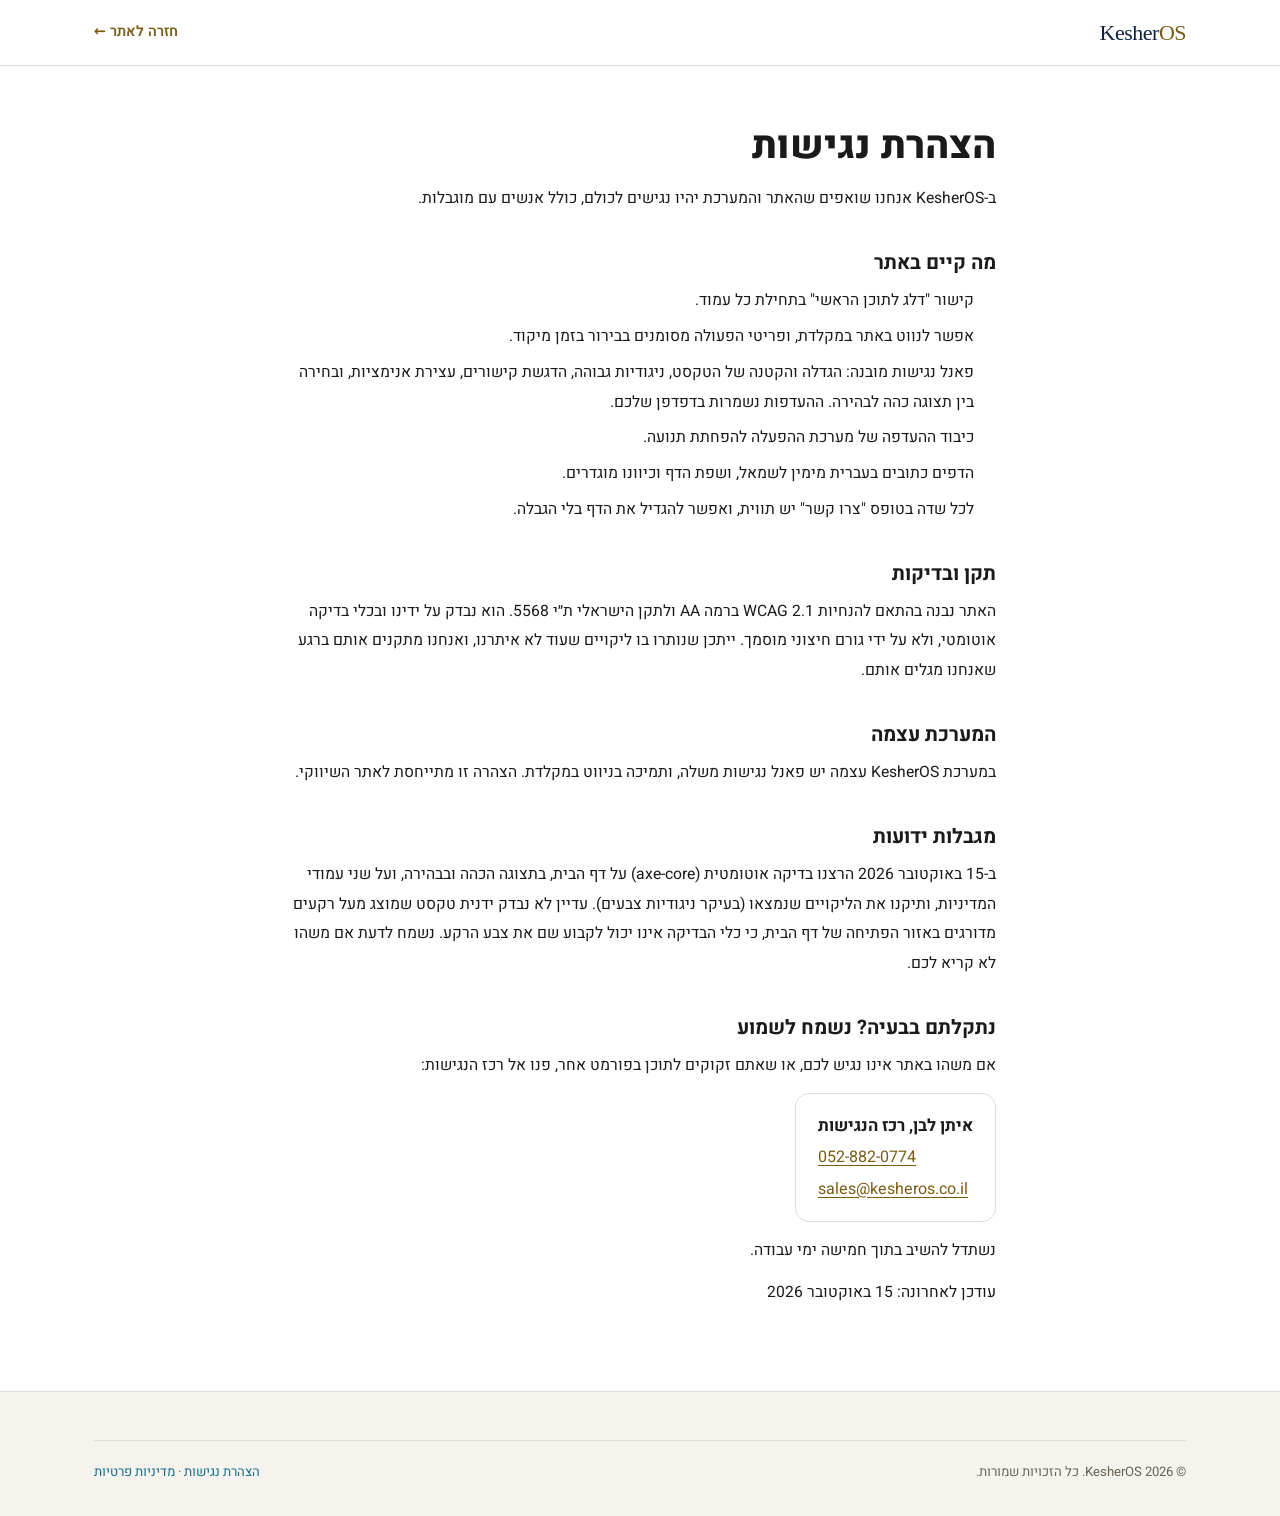
<file: accessibility.html>
<!DOCTYPE html>
<html lang="he" dir="rtl" data-theme="light">
<head>
  <meta charset="UTF-8">
  <meta name="viewport" content="width=device-width, initial-scale=1.0">
  <title>הצהרת נגישות | KesherOS</title>
  <meta name="description" content="הצהרת הנגישות של אתר KesherOS: מה קיים, לפי איזה תקן, ואיך לפנות אלינו.">
  <!-- האתר חסום בסיסמה עד ההשקה, כמו הדף הראשי: כשמסירים את הגייט יש להסיר גם את ה-noindex כאן. -->
  <meta name="robots" content="noindex, nofollow">
  <link rel="canonical" href="https://kesheros.co.il/accessibility.html">
  <link rel="icon" type="image/svg+xml" href="favicon.svg">
  <link rel="icon" type="image/png" sizes="32x32" href="favicon-32.png">
  <link rel="stylesheet" href="style.css?v=13bfa543">
  <script>
    /* the same saved preferences the main page restores: theme and the accessibility panel's settings */
    (function () {
      try {
        var r = document.documentElement, t = localStorage.getItem('theme');
        if (t) r.setAttribute('data-theme', t);
        var a = JSON.parse(localStorage.getItem('a11y') || '{}');
        if (a.font) r.style.fontSize = (16 + a.font * 2) + 'px';
        if (a.contrast) r.classList.add('a11y-high-contrast');
        if (a.links) r.classList.add('a11y-highlight-links');
        if (a.motion) r.classList.add('a11y-stop-motion');
      } catch (e) { /* storage blocked: the defaults stand */ }
    })();
  </script>
</head>
<body>
  <a href="#main" class="skip-link">דלג לתוכן הראשי</a>
  <header class="legal-header">
    <div class="container legal-header-inner">
      <a class="logo-text" href="/" aria-label="KesherOS — לדף הראשי"><span class="logo-kesher">Kesher</span><span class="logo-os">OS</span></a>
      <a class="legal-back" href="/">חזרה לאתר ←</a>
    </div>
  </header>
  <main id="main" class="legal-main">
    <div class="container legal-container">
      <h1>הצהרת נגישות</h1>
      <p class="legal-lead">ב-<bdi>KesherOS</bdi> אנחנו שואפים שהאתר והמערכת יהיו נגישים לכולם, כולל אנשים עם מוגבלות.</p>

      <h2>מה קיים באתר</h2>
      <ul>
        <li>קישור "דלג לתוכן הראשי" בתחילת כל עמוד.</li>
        <li>אפשר לנווט באתר במקלדת, ופריטי הפעולה מסומנים בבירור בזמן מיקוד.</li>
        <li>פאנל נגישות מובנה: הגדלה והקטנה של הטקסט, ניגודיות גבוהה, הדגשת קישורים, עצירת אנימציות, ובחירה בין תצוגה כהה לבהירה. ההעדפות נשמרות בדפדפן שלכם.</li>
        <li>כיבוד ההעדפה של מערכת ההפעלה להפחתת תנועה.</li>
        <li>הדפים כתובים בעברית מימין לשמאל, ושפת הדף וכיוונו מוגדרים.</li>
        <li>לכל שדה בטופס "צרו קשר" יש תווית, ואפשר להגדיל את הדף בלי הגבלה.</li>
      </ul>

      <h2>תקן ובדיקות</h2>
      <p>האתר נבנה בהתאם להנחיות <bdi>WCAG 2.1</bdi> ברמה <bdi>AA</bdi> ולתקן הישראלי ת״י 5568. הוא נבדק על ידינו ובכלי בדיקה אוטומטי, ולא על ידי גורם חיצוני מוסמך. ייתכן שנותרו בו ליקויים שעוד לא איתרנו, ואנחנו מתקנים אותם ברגע שאנחנו מגלים אותם.</p>

      <h2>המערכת עצמה</h2>
      <p>במערכת <bdi>KesherOS</bdi> עצמה יש פאנל נגישות משלה, ותמיכה בניווט במקלדת. הצהרה זו מתייחסת לאתר השיווקי.</p>

      <h2>מגבלות ידועות</h2>
      <p>ב-15 באוקטובר 2026 הרצנו בדיקה אוטומטית (<bdi>axe-core</bdi>) על דף הבית, בתצוגה הכהה ובבהירה, ועל שני עמודי המדיניות, ותיקנו את הליקויים שנמצאו (בעיקר ניגודיות צבעים). עדיין לא נבדק ידנית טקסט שמוצג מעל רקעים מדורגים באזור הפתיחה של דף הבית, כי כלי הבדיקה אינו יכול לקבוע שם את צבע הרקע. נשמח לדעת אם משהו לא קריא לכם.</p>

      <h2>נתקלתם בבעיה? נשמח לשמוע</h2>
      <p>אם משהו באתר אינו נגיש לכם, או שאתם זקוקים לתוכן בפורמט אחר, פנו אל רכז הנגישות:</p>
      <div class="legal-contact">
        <strong>איתן לבן, רכז הנגישות</strong>
        <a href="tel:+972528820774" dir="ltr">052-882-0774</a>
        <a href="mailto:sales@kesheros.co.il" dir="ltr">sales@kesheros.co.il</a>
      </div>
      <p>נשתדל להשיב בתוך חמישה ימי עבודה.</p>

      <p class="legal-updated">עודכן לאחרונה: 15 באוקטובר 2026</p>

    </div>
  </main>
  <footer class="site-footer legal-footer">
    <div class="container">
      <div class="footer-bottom">
        <span>© 2026 KesherOS. כל הזכויות שמורות.</span>
        <span><a href="accessibility.html">הצהרת נגישות</a> · <a href="privacy.html">מדיניות פרטיות</a></span>
      </div>
    </div>
  </footer>
</body>
</html>
</file>
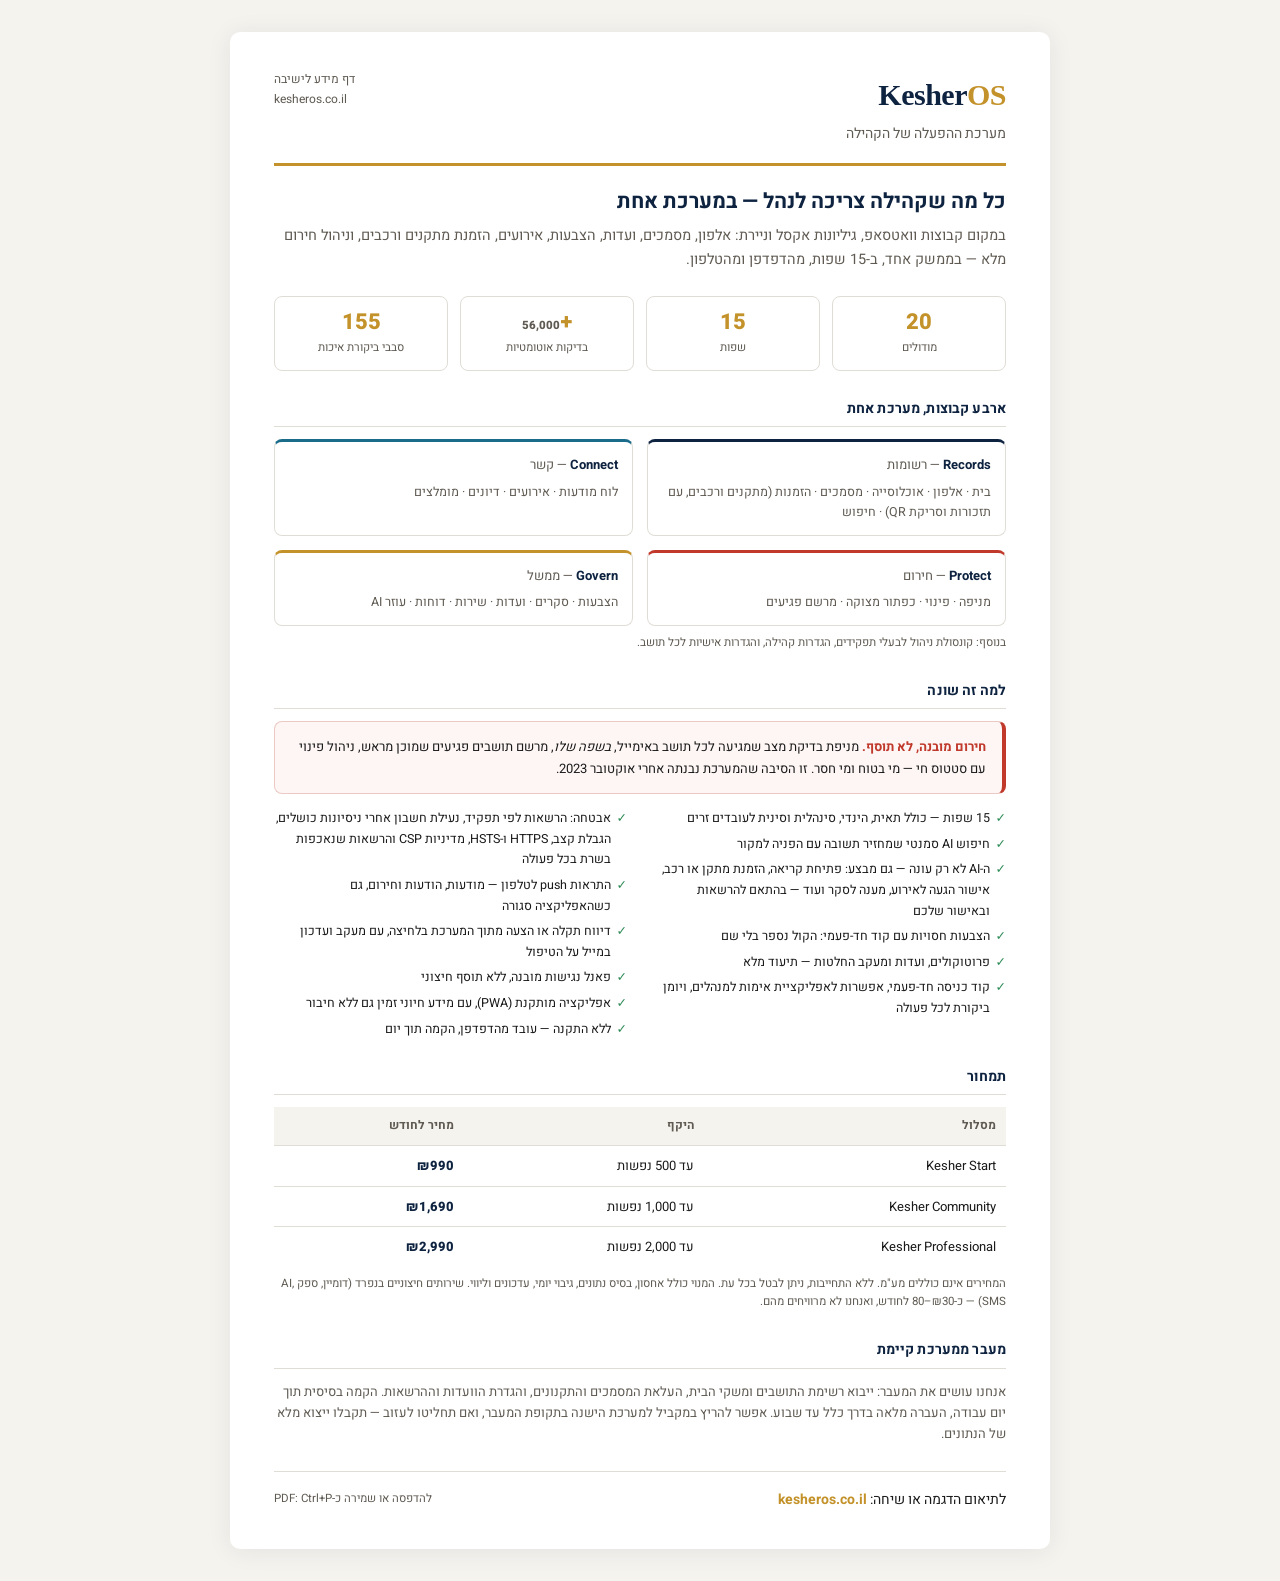
<file: onepager.html>
<!DOCTYPE html>
<html lang="he" dir="rtl">
<head>
<meta charset="UTF-8">
<meta name="viewport" content="width=device-width, initial-scale=1.0">
<title>KesherOS — דף מידע לישיבה</title>
<meta name="description" content="KesherOS — מערכת ההפעלה של הקהילה. 20 מודולים, 15 שפות, ניהול חירום. דף מידע מרוכז להדפסה ולהעברה.">
<!-- ⚠️ האתר הראשי חסום בסיסמה. הדף הזה נועד להעברה הלאה ולכן אינו מאחורי הגייט,
     אבל הוא noindex כדי שלא ייסרק. כשיוצאים לשיווק — להחליט אם לפתוח לסריקה. -->
<meta name="robots" content="noindex, nofollow">
<link rel="icon" href="favicon.svg" type="image/svg+xml">
<link rel="preload" href="fonts/heebo-hebrew.woff2" as="font" type="font/woff2" crossorigin fetchpriority="high">
<style>
  @font-face{font-family:'Heebo';font-style:normal;font-weight:100 900;font-display:swap;src:url(fonts/heebo-hebrew.woff2) format('woff2');unicode-range:U+0590-05FF,U+20AA,U+25CC,U+FB1D-FB4F}
  @font-face{font-family:'Heebo';font-style:normal;font-weight:100 900;font-display:swap;src:url(fonts/heebo-latin.woff2) format('woff2');unicode-range:U+0000-00FF,U+2000-206F}

  :root{
    --navy:#0E2340; --gold:#C4922A; --teal:#1B6B8A; --danger:#C0392B;
    --sand:#F5F3EE; --text:#1A1A1A; --muted:#5F5A52; --border:#E0DDD6; --success:#2E8B57;
  }
  *{box-sizing:border-box}
  body{
    margin:0; padding:32px 20px;
    font-family:'Heebo',system-ui,-apple-system,'Segoe UI',Arial,sans-serif;
    color:var(--text); background:var(--sand); line-height:1.65; font-size:14px;
  }
  .sheet{
    max-width:820px; margin:0 auto; background:#fff;
    padding:38px 44px; border-radius:10px;
    box-shadow:0 2px 24px rgba(14,35,64,.08);
  }

  header{display:flex; align-items:flex-start; justify-content:space-between; gap:20px;
    padding-bottom:18px; border-bottom:3px solid var(--gold); margin-bottom:22px}
  .brand{font-family:Georgia,'Times New Roman',serif; font-size:30px; font-weight:700; letter-spacing:-.5px; color:var(--navy)}
  .brand span{color:var(--gold)}
  .tag{font-size:14px; color:var(--muted); margin-top:2px}
  .meta{text-align:end; font-size:12px; color:var(--muted); white-space:nowrap}

  h1{font-size:21px; margin:0 0 8px; color:var(--navy); line-height:1.35}
  .lede{margin:0 0 24px; font-size:14.5px; color:var(--muted)}

  h2{font-size:14px; margin:26px 0 12px; color:var(--navy);
    text-transform:none; letter-spacing:.01em;
    padding-bottom:6px; border-bottom:1px solid var(--border)}

  .groups{display:grid; grid-template-columns:1fr 1fr; gap:14px}
  .grp{border:1px solid var(--border); border-radius:8px; padding:12px 14px; border-top:3px solid var(--border)}
  .grp.records{border-top-color:var(--navy)}
  .grp.connect{border-top-color:var(--teal)}
  .grp.protect{border-top-color:var(--danger)}
  .grp.govern{border-top-color:var(--gold)}
  .grp h3{margin:0 0 6px; font-size:13px; color:var(--navy)}
  .grp h3 em{font-style:normal; color:var(--muted); font-weight:400}
  .grp p{margin:0; font-size:12.5px; color:var(--muted)}

  .facts{display:grid; grid-template-columns:repeat(4,1fr); gap:12px; margin:6px 0 4px}
  .fact{text-align:center; border:1px solid var(--border); border-radius:8px; padding:12px 8px}
  .fact b{display:block; font-size:22px; color:var(--gold); font-weight:800; line-height:1.2}
  .fact span{font-size:11.5px; color:var(--muted)}

  .emg{background:#FDF6F5; border:1px solid #EBC9C4; border-inline-start:4px solid var(--danger);
    border-radius:8px; padding:14px 16px; margin:4px 0}
  .emg p{margin:0; font-size:13px}
  .emg strong{color:var(--danger)}

  table{width:100%; border-collapse:collapse; font-size:13px}
  th,td{padding:9px 10px; border-bottom:1px solid var(--border); text-align:start}
  thead th{font-size:12px; color:var(--muted); font-weight:700; background:var(--sand)}
  tbody tr:last-child td{border-bottom:none}
  .price{font-weight:800; color:var(--navy); white-space:nowrap}
  .note{font-size:11.5px; color:var(--muted); margin:8px 0 0}

  ul.ticks{margin:0; padding:0; list-style:none; columns:2; column-gap:26px}
  ul.ticks li{font-size:12.5px; margin-bottom:5px; padding-inline-start:16px; position:relative; break-inside:avoid}
  ul.ticks li::before{content:'\2713'; position:absolute; inset-inline-start:0; color:var(--success); font-weight:700}

  footer{margin-top:26px; padding-top:16px; border-top:1px solid var(--border);
    display:flex; justify-content:space-between; align-items:center; gap:16px; flex-wrap:wrap}
  .cta{font-size:14px}
  .cta a{color:var(--gold); font-weight:700; text-decoration:none}
  .print-hint{font-size:11.5px; color:var(--muted)}

  @media (max-width:640px){
    .sheet{padding:24px 20px}
    .groups,.facts{grid-template-columns:1fr}
    ul.ticks{columns:1}
    header{flex-direction:column}
    .meta{text-align:start}
  }

  @media print{
    @page{size:A4; margin:12mm}
    body{background:#fff; padding:0; font-size:11pt}
    .sheet{box-shadow:none; border-radius:0; max-width:none; padding:0}
    .print-hint{display:none}
    h2{margin-top:14px}
    .grp,.fact,.emg,table,ul.ticks li{break-inside:avoid}
  }
</style>
</head>
<body>
<div class="sheet">

  <header>
    <div>
      <div class="brand">Kesher<span>OS</span></div>
      <div class="tag">מערכת ההפעלה של הקהילה</div>
    </div>
    <div class="meta">
      דף מידע לישיבה<br>
      kesheros.co.il
    </div>
  </header>

  <h1>כל מה שקהילה צריכה לנהל — במערכת אחת</h1>
  <p class="lede">
    במקום קבוצות וואטסאפ, גיליונות אקסל וניירת: אלפון, מסמכים, ועדות, הצבעות, אירועים,
    הזמנת מתקנים ורכבים, וניהול חירום מלא — בממשק אחד, ב-15 שפות, מהדפדפן ומהטלפון.
  </p>

  <div class="facts">
    <div class="fact"><b>20</b><span>מודולים</span></div>
    <div class="fact"><b data-num-text="languages">15</b><span>שפות</span></div>
    <div class="fact"><b>+<span data-num-text="tests">56,000</span></b><span>בדיקות אוטומטיות</span></div>
    <div class="fact"><b data-num-text="rounds">155</b><span>סבבי ביקורת איכות</span></div>
  </div>

  <h2>ארבע קבוצות, מערכת אחת</h2>
  <div class="groups">
    <div class="grp records">
      <h3>Records <em>— רשומות</em></h3>
      <p>בית · אלפון · אוכלוסייה · מסמכים · הזמנות (מתקנים ורכבים, עם תזכורות וסריקת QR) · חיפוש</p>
    </div>
    <div class="grp connect">
      <h3>Connect <em>— קשר</em></h3>
      <p>לוח מודעות · אירועים · דיונים · מומלצים</p>
    </div>
    <div class="grp protect">
      <h3>Protect <em>— חירום</em></h3>
      <p>מניפה · פינוי · כפתור מצוקה · מרשם פגיעים</p>
    </div>
    <div class="grp govern">
      <h3>Govern <em>— ממשל</em></h3>
      <p>הצבעות · סקרים · ועדות · שירות · דוחות · עוזר AI</p>
    </div>
  </div>
  <p class="note">בנוסף: קונסולת ניהול לבעלי תפקידים, הגדרות קהילה, והגדרות אישיות לכל תושב.</p>

  <h2>למה זה שונה</h2>
  <div class="emg">
    <p>
      <strong>חירום מובנה, לא תוסף.</strong>
      מניפת בדיקת מצב שמגיעה לכל תושב באימייל, <em>בשפה שלו</em>,
      מרשם תושבים פגיעים שמוכן מראש, ניהול פינוי עם סטטוס חי — מי בטוח ומי חסר.
      זו הסיבה שהמערכת נבנתה אחרי אוקטובר 2023.
    </p>
  </div>
  <ul class="ticks" style="margin-top:14px">
    <li>15 שפות — כולל תאית, הינדי, סינהלית וסינית לעובדים זרים</li>
    <li>חיפוש AI סמנטי שמחזיר תשובה עם הפניה למקור</li>
    <li>ה-AI לא רק עונה — גם מבצע: פתיחת קריאה, הזמנת מתקן או רכב, אישור הגעה לאירוע, מענה לסקר ועוד — בהתאם להרשאות ובאישור שלכם</li>
    <li>הצבעות חסויות עם קוד חד-פעמי: הקול נספר בלי שם</li>
    <li>פרוטוקולים, ועדות ומעקב החלטות — תיעוד מלא</li>
    <li>קוד כניסה חד-פעמי, אפשרות לאפליקציית אימות למנהלים, ויומן ביקורת לכל פעולה</li>
    <li>אבטחה: הרשאות לפי תפקיד, נעילת חשבון אחרי ניסיונות כושלים, הגבלת קצב, HTTPS ו-HSTS, מדיניות CSP והרשאות שנאכפות בשרת בכל פעולה</li>
    <li>התראות push לטלפון — מודעות, הודעות וחירום, גם כשהאפליקציה סגורה</li>
    <li>דיווח תקלה או הצעה מתוך המערכת בלחיצה, עם מעקב ועדכון במייל על הטיפול</li>
    <li>פאנל נגישות מובנה, ללא תוסף חיצוני</li>
    <li>אפליקציה מותקנת (PWA), עם מידע חיוני זמין גם ללא חיבור</li>
    <li>ללא התקנה — עובד מהדפדפן, הקמה תוך יום</li>
  </ul>

  <h2>תמחור</h2>
  <table>
    <thead>
      <tr><th>מסלול</th><th>היקף</th><th>מחיר לחודש</th></tr>
    </thead>
    <tbody>
      <tr><td>Kesher Start</td><td>עד 500 נפשות</td><td class="price">₪990</td></tr>
      <tr><td>Kesher Community</td><td>עד 1,000 נפשות</td><td class="price">₪1,690</td></tr>
      <tr><td>Kesher Professional</td><td>עד 2,000 נפשות</td><td class="price">₪2,990</td></tr>
    </tbody>
  </table>
  <p class="note">
    המחירים אינם כוללים מע"מ. ללא התחייבות, ניתן לבטל בכל עת. המנוי כולל אחסון, בסיס נתונים,
    גיבוי יומי, עדכונים וליווי. שירותים חיצוניים בנפרד (דומיין, ספק AI, SMS) — כ-₪30–80 לחודש,
    ואנחנו לא מרוויחים מהם.
  </p>

  <h2>מעבר ממערכת קיימת</h2>
  <p style="margin:0; font-size:13px; color:var(--muted)">
    אנחנו עושים את המעבר: ייבוא רשימת התושבים ומשקי הבית, העלאת המסמכים והתקנונים, והגדרת
    הוועדות וההרשאות. הקמה בסיסית תוך יום עבודה, העברה מלאה בדרך כלל עד שבוע. אפשר להריץ
    במקביל למערכת הישנה בתקופת המעבר, ואם תחליטו לעזוב — תקבלו ייצוא מלא של הנתונים.
  </p>

  <footer>
    <div class="cta">לתיאום הדגמה או שיחה: <a href="https://kesheros.co.il/#contact">kesheros.co.il</a></div>
    <div class="print-hint">להדפסה או שמירה כ-PDF: Ctrl+P</div>
  </footer>

</div>
</body>
</html>
</file>
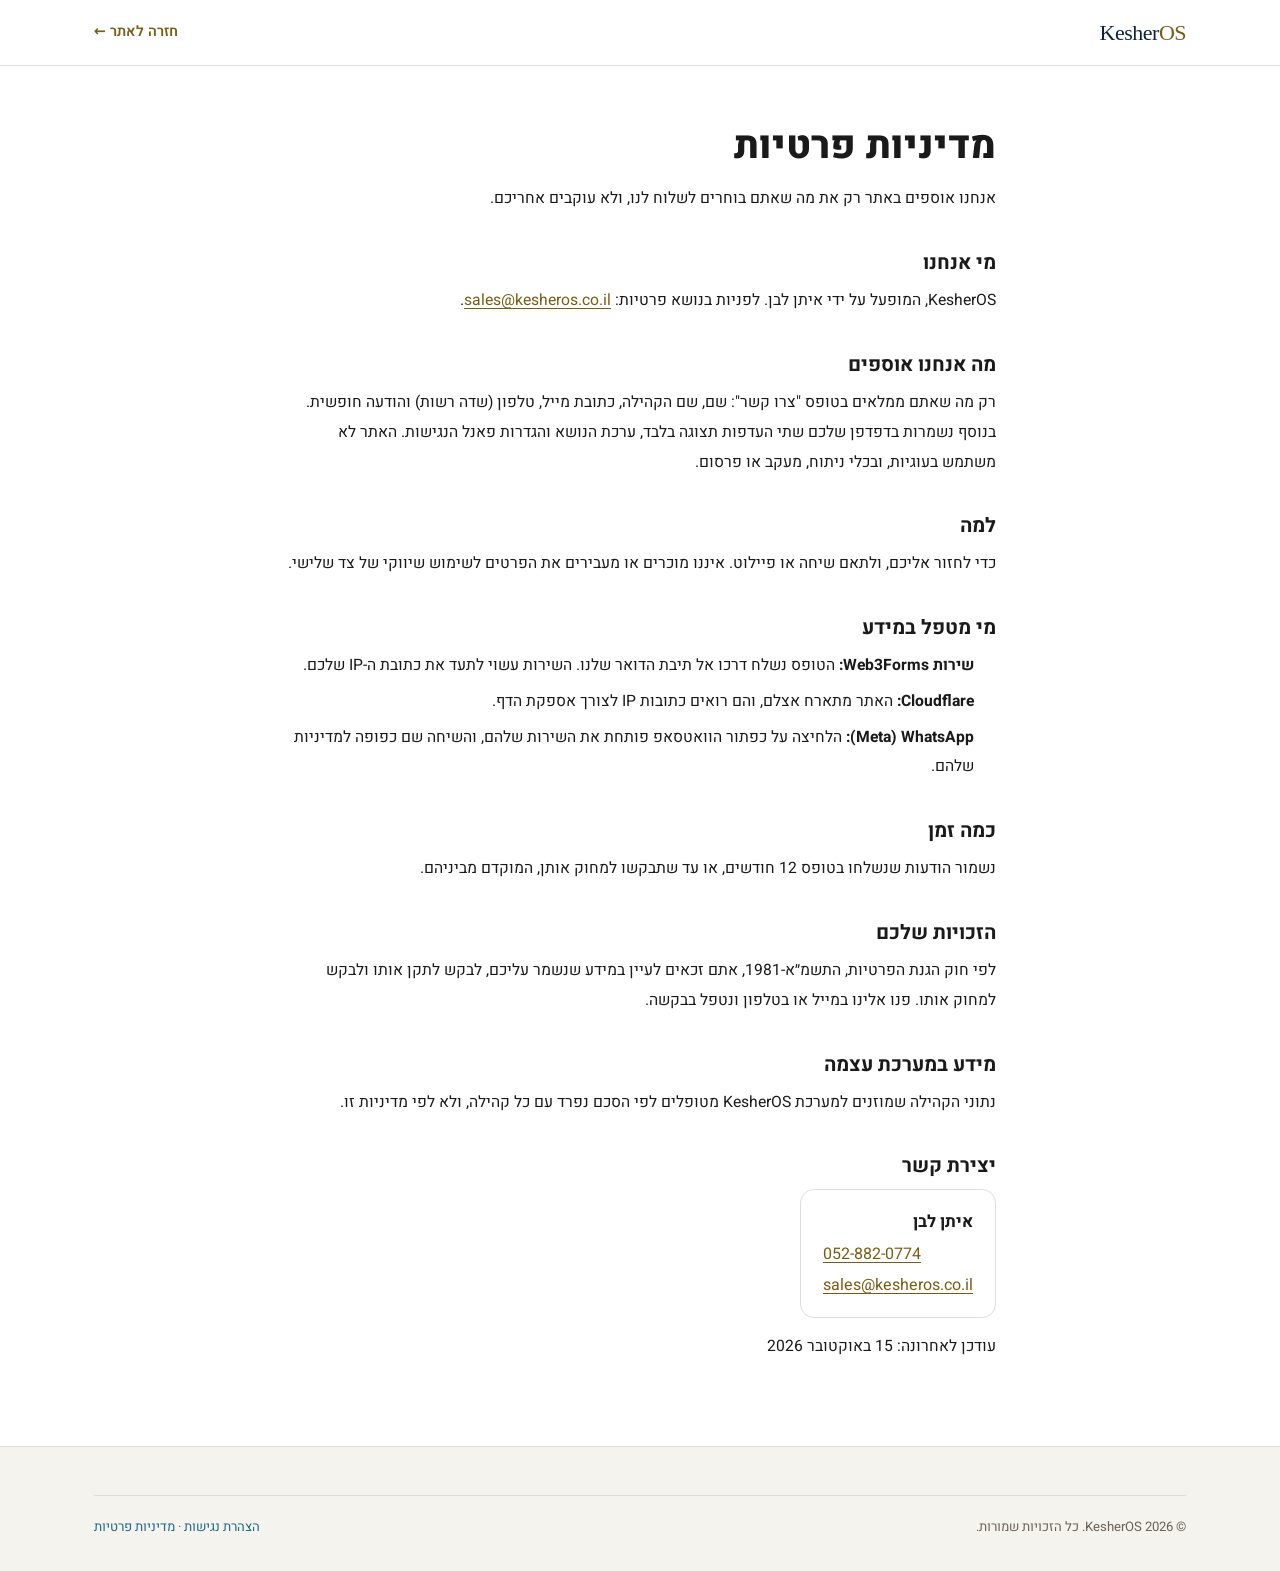
<file: privacy.html>
<!DOCTYPE html>
<html lang="he" dir="rtl" data-theme="light">
<head>
  <meta charset="UTF-8">
  <meta name="viewport" content="width=device-width, initial-scale=1.0">
  <title>מדיניות פרטיות | KesherOS</title>
  <meta name="description" content="מדיניות הפרטיות של אתר KesherOS: איזה מידע נאסף, למה, כמה זמן נשמר ומה הזכויות שלכם.">
  <!-- האתר חסום בסיסמה עד ההשקה, כמו הדף הראשי: כשמסירים את הגייט יש להסיר גם את ה-noindex כאן. -->
  <meta name="robots" content="noindex, nofollow">
  <link rel="canonical" href="https://kesheros.co.il/privacy.html">
  <link rel="icon" type="image/svg+xml" href="favicon.svg">
  <link rel="icon" type="image/png" sizes="32x32" href="favicon-32.png">
  <link rel="stylesheet" href="style.css?v=13bfa543">
  <script>
    /* the same saved preferences the main page restores: theme and the accessibility panel's settings */
    (function () {
      try {
        var r = document.documentElement, t = localStorage.getItem('theme');
        if (t) r.setAttribute('data-theme', t);
        var a = JSON.parse(localStorage.getItem('a11y') || '{}');
        if (a.font) r.style.fontSize = (16 + a.font * 2) + 'px';
        if (a.contrast) r.classList.add('a11y-high-contrast');
        if (a.links) r.classList.add('a11y-highlight-links');
        if (a.motion) r.classList.add('a11y-stop-motion');
      } catch (e) { /* storage blocked: the defaults stand */ }
    })();
  </script>
</head>
<body>
  <a href="#main" class="skip-link">דלג לתוכן הראשי</a>
  <header class="legal-header">
    <div class="container legal-header-inner">
      <a class="logo-text" href="/" aria-label="KesherOS — לדף הראשי"><span class="logo-kesher">Kesher</span><span class="logo-os">OS</span></a>
      <a class="legal-back" href="/">חזרה לאתר ←</a>
    </div>
  </header>
  <main id="main" class="legal-main">
    <div class="container legal-container">
      <h1>מדיניות פרטיות</h1>
      <p class="legal-lead">אנחנו אוספים באתר רק את מה שאתם בוחרים לשלוח לנו, ולא עוקבים אחריכם.</p>

      <h2>מי אנחנו</h2>
      <p><bdi>KesherOS</bdi>, המופעל על ידי איתן לבן. לפניות בנושא פרטיות: <a href="mailto:sales@kesheros.co.il" dir="ltr">sales@kesheros.co.il</a>.</p>

      <h2>מה אנחנו אוספים</h2>
      <p>רק מה שאתם ממלאים בטופס "צרו קשר": שם, שם הקהילה, כתובת מייל, טלפון (שדה רשות) והודעה חופשית. בנוסף נשמרות בדפדפן שלכם שתי העדפות תצוגה בלבד, ערכת הנושא והגדרות פאנל הנגישות. האתר לא משתמש בעוגיות, ובכלי ניתוח, מעקב או פרסום.</p>

      <h2>למה</h2>
      <p>כדי לחזור אליכם, ולתאם שיחה או פיילוט. איננו מוכרים או מעבירים את הפרטים לשימוש שיווקי של צד שלישי.</p>

      <h2>מי מטפל במידע</h2>
      <ul>
        <li><strong>שירות <bdi>Web3Forms</bdi>:</strong> הטופס נשלח דרכו אל תיבת הדואר שלנו. השירות עשוי לתעד את כתובת ה-IP שלכם.</li>
        <li><strong><bdi>Cloudflare</bdi>:</strong> האתר מתארח אצלם, והם רואים כתובות <bdi>IP</bdi> לצורך אספקת הדף.</li>
        <li><strong><bdi>WhatsApp</bdi> (<bdi>Meta</bdi>):</strong> הלחיצה על כפתור הוואטסאפ פותחת את השירות שלהם, והשיחה שם כפופה למדיניות שלהם.</li>
      </ul>

      <h2>כמה זמן</h2>
      <p>נשמור הודעות שנשלחו בטופס 12 חודשים, או עד שתבקשו למחוק אותן, המוקדם מביניהם.</p>

      <h2>הזכויות שלכם</h2>
      <p>לפי חוק הגנת הפרטיות, התשמ״א-1981, אתם זכאים לעיין במידע שנשמר עליכם, לבקש לתקן אותו ולבקש למחוק אותו. פנו אלינו במייל או בטלפון ונטפל בבקשה.</p>

      <h2>מידע במערכת עצמה</h2>
      <p>נתוני הקהילה שמוזנים למערכת <bdi>KesherOS</bdi> מטופלים לפי הסכם נפרד עם כל קהילה, ולא לפי מדיניות זו.</p>

      <h2>יצירת קשר</h2>
      <div class="legal-contact">
        <strong>איתן לבן</strong>
        <a href="tel:+972528820774" dir="ltr">052-882-0774</a>
        <a href="mailto:sales@kesheros.co.il" dir="ltr">sales@kesheros.co.il</a>
      </div>

      <p class="legal-updated">עודכן לאחרונה: 15 באוקטובר 2026</p>

    </div>
  </main>
  <footer class="site-footer legal-footer">
    <div class="container">
      <div class="footer-bottom">
        <span>© 2026 KesherOS. כל הזכויות שמורות.</span>
        <span><a href="accessibility.html">הצהרת נגישות</a> · <a href="privacy.html">מדיניות פרטיות</a></span>
      </div>
    </div>
  </footer>
</body>
</html>
</file>
<file: style.css>
/* ═══════════════════════════════════════════════════════════
   KesherOS Marketing — style.css
   Brand: Navy #0E2340 · Gold #C4922A · Teal #1B6B8A · Sand #F5F3EE
   ═══════════════════════════════════════════════════════════ */

/* ── Password gate (temporary) ── */
#site-gate {
  position: fixed; inset: 0; z-index: 99999;
  background: #0E2340;
  display: flex; align-items: center; justify-content: center;
  transition: opacity 0.4s ease;
}
.gate-box {
  text-align: center; color: #E8EEF8;
  display: flex; flex-direction: column; align-items: center; gap: 14px;
}
.gate-logo { margin-bottom: 4px; }
.gate-box h2 { font-family: Georgia, 'Times New Roman', serif; font-size: 1.6rem; margin: 0; color: #FFF; letter-spacing: 0.02em; }
.gate-box p { font-size: 0.9rem; color: #8ea3c4; margin: 0; }
#gate-pw {
  width: 240px; padding: 12px 16px; border-radius: 10px;
  border: 1px solid #22406e; background: #0a1628; color: #E8EEF8;
  font-size: 1rem; text-align: center; outline: none;
}
#gate-pw:focus { border-color: #C4922A; box-shadow: 0 0 0 3px rgba(196,146,42,0.2); }
#gate-btn {
  width: 240px; padding: 12px; border-radius: 10px; border: none;
  background: #C4922A; color: #FFF; font-weight: 700; font-size: 0.95rem;
  cursor: pointer; transition: background 0.2s;
}
#gate-btn:hover { background: #D4A23A; }
#gate-err { color: #ff5b52; font-size: 0.85rem; }

/* ─── Reset ─── */
*, *::before, *::after { box-sizing: border-box; margin: 0; padding: 0; }

/* ─── Font ─── */
@font-face {
  font-family: 'Heebo';
  font-style: normal;
  font-weight: 100 900;
  font-display: swap;
  src: url(fonts/heebo-hebrew.woff2) format('woff2');
  unicode-range: U+0307-0308, U+0590-05FF, U+200C-2010, U+20AA, U+25CC, U+FB1D-FB4F;
}
@font-face {
  font-family: 'Heebo';
  font-style: normal;
  font-weight: 100 900;
  font-display: swap;
  src: url(fonts/heebo-latin.woff2) format('woff2');
  unicode-range: U+0000-024F, U+0300-036F, U+0370-03FF, U+2000-206F, U+2070-209F, U+20A0-20CF, U+2100-214F, U+2200-22FF;
}

/* ─── Tokens ─── */
:root {
  --navy: #0E2340;
  --navy-mid: #162D50;
  --navy-light: #1A3558;
  --gold: #C4922A;
  --gold-light: #E5B44A;
  --accent: #C4922A;
  --gold-pale: #F5E6C4;
  --gold-glow: rgba(196,146,42,0.25);
  --teal: #1B6B8A;
  --teal-light: #2589AB;
  --teal-pale: #E0F2F7;
  --sand: #F5F3EE;
  --warm: #6B6256;
  --warm-light: #9A9083;
  --danger: #C0392B;
  --success: #27AE60;

  --bg: #FFFFFF;
  --bg-alt: var(--sand);
  --bg-dark: var(--navy);
  --text: #1A1A1A;
  --text-muted: var(--warm);
  --text-on-dark: #F0EDE8;
  --text-on-dark-muted: rgba(240,237,232,0.65);
  --border: #E0DDD6;
  --card-bg: #FFFFFF;
  --card-shadow: 0 2px 16px rgba(14,35,64,0.06);
  --card-shadow-hover: 0 8px 32px rgba(14,35,64,0.12);

  --font-display: 'Heebo', system-ui, sans-serif;
  --font-body: 'Heebo', system-ui, 'Segoe UI', Arial, sans-serif;
  --font-logo: Georgia, 'Times New Roman', serif;
  --radius: 14px;
  --radius-sm: 8px;
  --radius-xs: 6px;
  --container: 1140px;
  --container-wide: 1280px;
}

@media (prefers-color-scheme: dark) {
  :root {
    --bg: #0E2340;
    --bg-alt: #122B4D;
    --bg-dark: #0A1A33;
    --text: #E8E4DC;
    --text-muted: #9A9083;
    --text-on-dark: #E8E4DC;
    --text-on-dark-muted: rgba(232,228,220,0.55);
    --border: #2B4A74;
    --card-bg: #1A3558;
    --card-shadow: 0 2px 16px rgba(0,0,0,0.3);
    --card-shadow-hover: 0 8px 32px rgba(0,0,0,0.5);
    --gold-glow: rgba(196,146,42,0.35);
  }
}
:root[data-theme="dark"] {
  --bg: #0E2340;
  --bg-alt: #122B4D;
  --bg-dark: #0A1A33;
  --text: #E8E4DC;
  --text-muted: #9A9083;
  --text-on-dark: #E8E4DC;
  --text-on-dark-muted: rgba(232,228,220,0.55);
  --border: #2B4A74;
  --card-bg: #1A3558;
  --card-shadow: 0 2px 16px rgba(0,0,0,0.3);
  --card-shadow-hover: 0 8px 32px rgba(0,0,0,0.5);
  --gold-glow: rgba(196,146,42,0.35);
}
:root[data-theme="light"] {
  --bg: #FFFFFF;
  --bg-alt: #F5F3EE;
  --bg-dark: #0E2340;
  --text: #1A1A1A;
  --text-muted: #6B6256;
  --text-on-dark: #F0EDE8;
  --text-on-dark-muted: rgba(240,237,232,0.65);
  --border: #E0DDD6;
  --card-bg: #FFFFFF;
  --card-shadow: 0 2px 16px rgba(14,35,64,0.06);
  --card-shadow-hover: 0 8px 32px rgba(14,35,64,0.12);
  --gold-glow: rgba(196,146,42,0.25);
}

/* ─── Base ─── */
html { scroll-behavior: smooth; scroll-padding-top: 80px; }
body {
  font-family: var(--font-body);
  color: var(--text);
  background: var(--bg);
  line-height: 1.7;
  font-size: 16px;
  -webkit-font-smoothing: antialiased;
}
h1, h2, h3, h4 { font-family: var(--font-display); line-height: 1.3; text-wrap: balance; }
a { color: var(--teal); text-decoration: none; transition: color 0.2s; }
a:hover { text-decoration: underline; }
ul { list-style: none; }
img, svg { display: block; max-width: 100%; }
.container { max-width: var(--container); margin: 0 auto; padding: 0 24px; }
.container-wide { max-width: var(--container-wide); margin: 0 auto; padding: 0 24px; }

/* ─── Skip to content ─── */
.skip-link {
  position: absolute; top: -100px; left: 50%; transform: translateX(-50%);
  background: var(--gold); color: #FFF; padding: 8px 24px; border-radius: var(--radius-sm);
  font-weight: 600; z-index: 1000; transition: top 0.2s;
}
.skip-link:focus { top: 8px; }

/* ═══════════════════════════════════════════════════════════
   1. HEADER
   ═══════════════════════════════════════════════════════════ */
.site-header {
  position: fixed; top: 0; left: 0; right: 0; z-index: 100;
  background: transparent;
  transition: background 0.3s, border-color 0.3s, box-shadow 0.3s;
  border-bottom: 1px solid transparent;
}
.site-header[data-scrolled] {
  background: var(--bg);
  border-bottom-color: var(--border);
  box-shadow: 0 1px 8px rgba(0,0,0,0.06);
}
.header-inner {
  display: flex; align-items: center; justify-content: space-between;
  height: 68px; gap: 24px;
}
.logo-lockup { display: flex; align-items: center; gap: 10px; text-decoration: none; }
.logo-lockup:hover { text-decoration: none; }
.logo-mark { width: 36px; height: 36px; flex-shrink: 0; }
.logo-text { font-family: var(--font-logo); font-size: 22px; letter-spacing: -0.5px; direction: ltr; }
.logo-kesher { color: #FFF; transition: color 0.3s; }
.logo-os { color: var(--gold); }
.site-header[data-scrolled] .logo-kesher { color: var(--navy); }
@media (prefers-color-scheme: dark) {
  .site-header[data-scrolled] .logo-kesher { color: #FFFFFF; }
}
:root[data-theme="dark"] .site-header[data-scrolled] .logo-kesher { color: #FFFFFF; }
:root[data-theme="light"] .site-header[data-scrolled] .logo-kesher { color: var(--navy); }

.header-nav { display: flex; align-items: center; gap: 28px; font-size: 15px; }
.header-nav a {
  color: var(--text-on-dark); font-weight: 500; text-decoration: none;
  transition: color 0.2s; position: relative;
}
.header-nav a::after {
  content: ''; position: absolute; bottom: -4px; left: 0; right: 0;
  height: 2px; background: var(--gold); border-radius: 1px;
  transform: scaleX(0); transition: transform 0.25s ease;
}
.header-nav a:hover::after,
.header-nav a.active::after { transform: scaleX(1); }
.site-header[data-scrolled] .header-nav a { color: var(--text); }
.header-nav a:hover { color: var(--gold); text-decoration: none; }
.header-nav a.active { color: var(--gold); }
.nav-cta {
  background: var(--gold); color: var(--navy) !important; padding: 9px 22px;
  border-radius: var(--radius-sm); font-weight: 600;
}
.nav-cta:hover { background: var(--gold-light); }

/* ── Scroll progress bar ── */
.scroll-progress {
  position: fixed;
  top: 0;
  left: 0;
  height: 3px;
  background: var(--gold);
  z-index: 110;
  width: 0%;
  transition: none;
  pointer-events: none;
}

/* ── Theme toggle ── */
.theme-toggle {
  background: none;
  border: 1px solid rgba(255,255,255,0.2);
  border-radius: 50%;
  width: 36px;
  height: 36px;
  display: flex;
  align-items: center;
  justify-content: center;
  cursor: pointer;
  color: var(--text-on-dark);
  transition: border-color 0.2s, color 0.2s, background 0.2s;
  flex-shrink: 0;
}
.site-header[data-scrolled] .theme-toggle {
  color: var(--text-muted);
  border-color: var(--border);
}
.theme-toggle:hover {
  border-color: var(--gold);
  color: var(--gold);
}
/* Show sun in dark mode, moon in light mode */
.theme-icon-sun { display: none; }
.theme-icon-moon { display: block; }
@media (prefers-color-scheme: dark) {
  .theme-icon-sun { display: block; }
  .theme-icon-moon { display: none; }
}
:root[data-theme="dark"] .theme-icon-sun { display: block; }
:root[data-theme="dark"] .theme-icon-moon { display: none; }
:root[data-theme="light"] .theme-icon-sun { display: none; }
:root[data-theme="light"] .theme-icon-moon { display: block; }

/* ── Page entrance animation ── */
.site-header {
  animation: entrance-fade 0.6s ease-out both;
}
.hero-content {
  animation: hero-fade 0.8s ease-out 0.15s both;
}
.hero-visual {
  animation: hero-fade 1s ease-out 0.35s both;
}
.hero-stats {
  animation: hero-fade 0.7s ease-out 0.5s both;
}
.trust-strip {
  animation: entrance-fade 0.5s ease-out 0.6s both;
}
@keyframes entrance-fade {
  from { opacity: 0; }
  to { opacity: 1; }
}
@keyframes hero-fade {
  from { opacity: 0; transform: translateY(18px); }
  to { opacity: 1; transform: translateY(0); }
}
@media (prefers-reduced-motion: reduce) {
  .site-header,
  .hero-content,
  .hero-visual,
  .hero-stats,
  .trust-strip { animation: none !important; }
}

.menu-toggle { display: none; background: none; border: none; cursor: pointer; padding: 8px; }
.menu-toggle span {
  display: block; width: 22px; height: 2px; background: var(--text-on-dark);
  margin: 5px 0; transition: 0.2s;
}
.site-header[data-scrolled] .menu-toggle span { background: var(--text); }

/* ═══════════════════════════════════════════════════════════
   2. HERO
   ═══════════════════════════════════════════════════════════ */
.hero {
  background: var(--bg-dark);
  color: var(--text-on-dark);
  padding: 140px 0 90px;
  overflow: hidden;
  position: relative;
}
.hero::before {
  content: '';
  position: absolute; inset: 0;
  background: radial-gradient(ellipse 60% 50% at 30% 40%, rgba(27,107,138,0.12) 0%, transparent 70%),
              radial-gradient(ellipse 40% 40% at 80% 60%, rgba(196,146,42,0.08) 0%, transparent 70%);
  pointer-events: none;
}
.hero-inner {
  display: grid;
  grid-template-columns: 1fr 420px;
  gap: 48px;
  align-items: center;
  position: relative;
}
.hero-content { z-index: 1; }
.hero h1 {
  font-size: clamp(2.4rem, 5vw, 3.8rem);
  margin-bottom: 20px;
  color: #FFF;
  font-weight: 800;
}
.hero h1 em { font-style: normal; color: var(--gold); }
.hero-sub {
  font-size: 1.2rem;
  max-width: 540px;
  margin-bottom: 36px;
  color: var(--text-on-dark-muted);
  line-height: 1.9;
}
.hero-actions { display: flex; gap: 16px; flex-wrap: wrap; margin-bottom: 0; }

/* Hero constellation */
.hero-visual {
  position: relative;
  width: 420px; height: 420px;
  display: flex; align-items: center; justify-content: center;
}
.constellation {
  width: 100%; height: 100%;
}

/* ─── Hero stats (below hero grid) ─── */
.hero-stats {
  display: flex;
  justify-content: center;
  gap: 56px;
  flex-wrap: wrap;
  padding-top: 56px;
  margin-top: 0;
  grid-column: 1 / -1;
}
.stat { text-align: center; }
.stat strong {
  display: block;
  font-family: var(--font-display);
  font-size: 2.2rem;
  color: var(--gold);
  font-weight: 700;
  font-variant-numeric: tabular-nums;
}
.stat span { font-size: 0.88rem; color: var(--text-on-dark-muted); letter-spacing: 0.02em; }

/* ─── Buttons ─── */
.btn {
  display: inline-block; padding: 14px 32px; border-radius: var(--radius-sm);
  font-weight: 600; font-size: 16px; text-align: center; transition: 0.2s;
  cursor: pointer; text-decoration: none !important; border: none;
  font-family: var(--font-body);
}
.btn-primary { background: var(--gold); color: var(--navy); }
.btn-primary:hover { background: var(--gold-light); transform: translateY(-1px); }
.btn-outline {
  background: transparent; color: var(--text-on-dark);
  border: 2px solid rgba(255,255,255,0.25);
}
.btn-outline:hover { border-color: rgba(255,255,255,0.5); }
.btn-lg { padding: 18px 40px; font-size: 18px; }

/* ═══════════════════════════════════════════════════════════
   3. TRUST STRIP
   ═══════════════════════════════════════════════════════════ */
.trust-strip {
  background: var(--bg-alt);
  padding: 28px 0;
  border-bottom: 1px solid var(--border);
}
.trust-inner {
  display: flex;
  justify-content: center;
  align-items: center;
  gap: 40px;
  flex-wrap: wrap;
}
.trust-badge {
  display: flex; align-items: center; gap: 10px;
  font-size: 0.92rem; color: var(--text-muted); font-weight: 500;
}
.trust-badge svg { width: 20px; height: 20px; color: var(--gold); flex-shrink: 0; }
.trust-badge strong { color: var(--text); font-weight: 700; }
.trust-sep { width: 4px; height: 4px; border-radius: 50%; background: var(--border); flex-shrink: 0; }

/* ═══════════════════════════════════════════════════════════
   4. PROBLEM
   ═══════════════════════════════════════════════════════════ */
.problem { background: var(--bg); padding: 90px 0; }
.section-header { text-align: center; margin-bottom: 52px; }
.section-header h2 {
  font-size: clamp(1.6rem, 3vw, 2.3rem);
  margin-bottom: 14px;
  font-weight: 700;
}
.section-lead {
  max-width: 660px;
  margin: 0 auto;
  color: var(--text-muted);
  font-size: 1.05rem;
  line-height: 1.8;
}

/* ── 3b. Pillars — transparency, connection, safety ── */
.pillars {
  padding: 72px 0 64px;
  background: var(--bg);
}
.pillars-grid {
  display: grid;
  grid-template-columns: repeat(3, 1fr);
  gap: 32px;
  max-width: 960px;
  margin: 0 auto;
}
.pillar {
  text-align: center;
  padding: 36px 24px;
}
.pillar-icon {
  margin-bottom: 18px;
  display: flex;
  justify-content: center;
}
.pillar h3 {
  font-size: 1.3rem;
  margin-bottom: 12px;
  font-weight: 800;
}
.pillar p {
  font-size: 0.93rem;
  color: var(--text-muted);
  line-height: 1.8;
}

/* ── Mission banner ── */
.mission-banner {
  background: var(--bg-dark);
  padding: 48px 0;
}
.mission-quote {
  display: flex;
  align-items: center;
  justify-content: center;
  gap: 16px;
  margin: 0;
  flex-wrap: wrap;
}
.mission-quote p {
  font-family: var(--font-display);
  font-size: clamp(1.3rem, 3vw, 1.8rem);
  color: #FFF;
  font-weight: 700;
  margin: 0;
  text-wrap: balance;
  text-align: center;
}
.mission-icon {
  flex-shrink: 0;
}

.pain-grid { display: grid; grid-template-columns: repeat(2, 1fr); gap: 24px; max-width: 900px; margin: 0 auto; }
.pain-card {
  background: var(--card-bg);
  border-radius: var(--radius);
  padding: 30px;
  box-shadow: var(--card-shadow);
  transition: box-shadow 0.25s, transform 0.25s;
  border-right: 4px solid var(--teal);
}
.pain-card:hover { box-shadow: var(--card-shadow-hover); transform: translateY(-2px); }
.pain-card:nth-child(1) { border-right-color: var(--navy); }
.pain-card:nth-child(2) { border-right-color: var(--danger); }
.pain-card:nth-child(3) { border-right-color: var(--gold); }
.pain-card:nth-child(4) { border-right-color: var(--teal); }
@media (prefers-color-scheme: dark) {
  .pain-card:nth-child(1) { border-right-color: #5B8FCA; }
}
:root[data-theme="dark"] .pain-card:nth-child(1) { border-right-color: #5B8FCA; }

.pain-icon {
  width: 44px; height: 44px; margin-bottom: 14px;
  display: flex; align-items: center; justify-content: center;
  border-radius: var(--radius-sm);
}
.pain-card:nth-child(1) .pain-icon { color: var(--navy); }
.pain-card:nth-child(2) .pain-icon { color: var(--danger); }
.pain-card:nth-child(3) .pain-icon { color: var(--gold); }
.pain-card:nth-child(4) .pain-icon { color: var(--teal); }
@media (prefers-color-scheme: dark) {
  .pain-card:nth-child(1) .pain-icon { color: #5B8FCA; }
}
:root[data-theme="dark"] .pain-card:nth-child(1) .pain-icon { color: #5B8FCA; }

.pain-icon svg { width: 36px; height: 36px; transition: transform 0.25s; }
.pain-card:hover .pain-icon svg { transform: scale(1.12) rotate(-3deg); }
.pain-card h3 { font-size: 1.1rem; margin-bottom: 8px; font-weight: 700; }
.pain-card p { font-size: 0.92rem; color: var(--text-muted); line-height: 1.7; }

/* ═══════════════════════════════════════════════════════════
   4b. BEFORE / AFTER
   ═══════════════════════════════════════════════════════════ */
.before-after {
  background: var(--bg-alt);
  padding: 90px 0;
}
.ba-grid {
  display: grid;
  grid-template-columns: 1fr auto 1fr;
  gap: 32px;
  align-items: stretch;
  max-width: 960px;
  margin: 0 auto;
}
.ba-col {
  background: var(--card-bg);
  border-radius: var(--radius);
  padding: 32px 28px;
  border: 1px solid var(--border);
  box-shadow: var(--card-shadow);
}
.ba-before { border-top: 3px solid var(--danger); }
.ba-after  { border-top: 3px solid var(--success); }
.ba-label {
  font-weight: 700;
  font-size: 1.1rem;
  margin-bottom: 20px;
  text-align: center;
}
.ba-label-before { color: var(--danger); }
.ba-label-after  { color: var(--success); }
.ba-list {
  list-style: none;
  padding: 0;
  display: flex;
  flex-direction: column;
  gap: 14px;
}
.ba-list li {
  display: flex;
  align-items: flex-start;
  gap: 10px;
  font-size: 0.92rem;
  line-height: 1.7;
  color: var(--text);
}
.ba-list li svg {
  flex-shrink: 0;
  margin-top: 4px;
}
.ba-divider {
  display: flex;
  align-items: center;
  justify-content: center;
}

/* ═══════════════════════════════════════════════════════════
   5. PRODUCT OVERVIEW
   ═══════════════════════════════════════════════════════════ */
.product { background: var(--bg-alt); padding: 90px 0; }
.product-systems {
  text-align: center; margin: 34px auto 0; max-width: 660px;
  font-size: 0.9rem; color: var(--text-muted); line-height: 1.8;
}
.product-systems strong { color: var(--text); font-weight: 600; }
.product-groups { display: flex; flex-direction: column; gap: 32px; }
.product-group {
  background: var(--card-bg);
  border-radius: var(--radius);
  padding: 40px;
  box-shadow: var(--card-shadow);
  display: grid;
  grid-template-columns: 160px 1fr;
  gap: 36px;
  align-items: start;
  border-top: 4px solid var(--teal);
  transition: box-shadow 0.3s, transform 0.3s;
}
.product-group:hover {
  box-shadow: var(--card-shadow-hover), 0 0 24px var(--gold-glow);
  transform: translateY(-4px);
}
.product-group.group-records { border-top-color: var(--navy); }
.product-group.group-connect { border-top-color: var(--teal); }
.product-group.group-govern  { border-top-color: var(--gold); }
.product-group.group-protect { border-top-color: var(--danger); }
@media (prefers-color-scheme: dark) {
  .product-group.group-records { border-top-color: #5B8FCA; }
}
:root[data-theme="dark"] .product-group.group-records { border-top-color: #5B8FCA; }

.group-illustration {
  width: 140px; height: 140px;
  display: flex; align-items: center; justify-content: center;
}
.group-illustration svg { width: 100%; height: 100%; }
.group-records .group-illustration { color: var(--navy); }
.group-connect .group-illustration { color: var(--teal); }
.group-govern .group-illustration  { color: var(--gold); }
.group-protect .group-illustration { color: var(--danger); }
@media (prefers-color-scheme: dark) {
  .group-records .group-illustration { color: #5B8FCA; }
}
:root[data-theme="dark"] .group-records .group-illustration { color: #5B8FCA; }

.group-content h3 {
  font-size: 1.3rem; margin-bottom: 6px; font-weight: 700;
}
.group-content h3 span { font-weight: 400; color: var(--text-muted); font-size: 0.9em; }
.group-subtitle { font-size: 0.95rem; color: var(--text-muted); margin-bottom: 20px; }
.module-tiles {
  display: grid;
  grid-template-columns: repeat(auto-fill, minmax(240px, 1fr));
  gap: 12px;
}
.module-tile {
  display: flex; align-items: flex-start; gap: 10px;
  padding: 12px;
  background: var(--bg-alt);
  border-radius: var(--radius-sm);
  font-size: 0.88rem;
  line-height: 1.5;
  transition: background 0.2s, transform 0.2s;
  cursor: default;
}
.module-tile:hover {
  background: var(--card-bg);
  transform: translateX(-4px);
}
.module-tile svg { width: 20px; height: 20px; flex-shrink: 0; margin-top: 2px; color: var(--gold); transition: transform 0.2s; }
.module-tile:hover svg { transform: scale(1.15); }
.module-tile strong { display: block; color: var(--text); font-weight: 600; }
.module-tile small { color: var(--text-muted); }

/* ═══════════════════════════════════════════════════════════
   6. EMERGENCY
   ═══════════════════════════════════════════════════════════ */
.emergency {
  background: var(--bg-dark);
  color: var(--text-on-dark);
  padding: 100px 0;
  position: relative;
  overflow: hidden;
}
.emergency::before {
  content: '';
  position: absolute; inset: 0;
  background:
    radial-gradient(ellipse 80% 60% at 50% 50%, rgba(192,57,43,0.06) 0%, transparent 70%);
  pointer-events: none;
}
.emergency .section-header h2 { color: #FFF; }
.emergency .section-lead { color: var(--text-on-dark-muted); }

.timeline {
  display: flex;
  justify-content: center;
  gap: 0;
  margin: 56px auto 48px;
  max-width: 820px;
  position: relative;
}
.timeline::before {
  content: '';
  position: absolute;
  top: 36px;
  left: 80px; right: 80px;
  height: 2px;
  background: var(--gold);
  opacity: 0.4;
}
.timeline-step {
  flex: 1;
  text-align: center;
  position: relative;
  padding: 0 12px;
}
.timeline-dot {
  width: 20px; height: 20px;
  border-radius: 50%;
  background: var(--gold);
  margin: 26px auto 18px;
  position: relative;
  z-index: 1;
  box-shadow: 0 0 0 4px rgba(196,146,42,0.2);
}
.timeline-icon {
  width: 52px; height: 52px;
  margin: 0 auto 0;
  display: flex; align-items: center; justify-content: center;
  color: var(--gold);
}
.timeline-icon svg { width: 40px; height: 40px; }
.timeline-step h3 { font-size: 1rem; margin-bottom: 6px; color: #FFF; font-weight: 600; }
.timeline-step p { font-size: 0.85rem; color: var(--text-on-dark-muted); line-height: 1.6; }

.emergency-features {
  display: grid;
  grid-template-columns: repeat(3, 1fr);
  gap: 24px;
  max-width: 900px;
  margin: 0 auto;
}
.emf-card {
  background: rgba(255,255,255,0.05);
  border-radius: var(--radius);
  padding: 28px;
  border: 1px solid rgba(255,255,255,0.08);
  text-align: center;
}
.emf-card svg { width: 36px; height: 36px; color: var(--gold); margin: 0 auto 14px; }
.emf-card h3 { font-size: 1rem; margin-bottom: 8px; color: #FFF; }
.emf-card p { font-size: 0.85rem; color: var(--text-on-dark-muted); line-height: 1.6; }

/* ═══════════════════════════════════════════════════════════
   7. AI ASSISTANT
   ═══════════════════════════════════════════════════════════ */
.ai-section { background: var(--bg); padding: 90px 0; }
.ai-inner {
  display: grid;
  grid-template-columns: 1fr 1fr;
  gap: 56px;
  align-items: center;
}
.ai-text h2 { text-align: right; margin-bottom: 14px; }
.ai-text .section-lead { text-align: right; margin: 0 0 28px; }
.ai-capabilities { display: flex; flex-direction: column; gap: 14px; }
.ai-cap {
  display: flex; align-items: flex-start; gap: 12px;
  font-size: 0.95rem; color: var(--text-muted);
}
.ai-cap svg { width: 22px; height: 22px; color: var(--teal); flex-shrink: 0; margin-top: 3px; }
.ai-cap strong { color: var(--text); }

/* Chat mock */
.chat-mock {
  background: var(--card-bg);
  border-radius: var(--radius);
  box-shadow: var(--card-shadow-hover);
  overflow: hidden;
  border: 1px solid var(--border);
}
.chat-header {
  background: var(--bg-alt);
  padding: 14px 20px;
  display: flex; align-items: center; gap: 10px;
  border-bottom: 1px solid var(--border);
  font-size: 0.9rem; font-weight: 600;
}
.chat-header .chat-dot { width: 8px; height: 8px; border-radius: 50%; background: var(--success); }
.chat-messages { padding: 20px; display: flex; flex-direction: column; gap: 14px; }
.chat-msg {
  max-width: 85%;
  padding: 12px 16px;
  border-radius: 12px;
  font-size: 0.88rem;
  line-height: 1.6;
}
.chat-msg.user {
  align-self: flex-end;
  background: var(--navy);
  color: #FFF;
  border-bottom-left-radius: 4px;
}
@media (prefers-color-scheme: dark) { .chat-msg.user { background: #1A3558; } }
:root[data-theme="dark"] .chat-msg.user { background: #1A3558; }
.chat-msg.ai {
  align-self: flex-start;
  background: var(--bg-alt);
  color: var(--text);
  border-bottom-right-radius: 4px;
}
.chat-msg .msg-source {
  display: block;
  font-size: 0.78rem;
  color: var(--text-muted);
  margin-top: 6px;
  opacity: 0.7;
}
.chat-msg.thai { direction: ltr; text-align: left; }

/* Chat conversation animation */
.chat-msg.chat-hidden { visibility: hidden; }
.chat-msg.chat-appear {
  animation: msg-appear 0.3s ease-out forwards;
}
.chat-msg.ai { position: relative; }
.chat-msg.ai.typing-dots {
  color: transparent;
  min-height: 44px;
}
.chat-msg.ai.typing-dots .msg-source,
.chat-msg.ai.typing-dots .chat-action-card { visibility: hidden; }
.chat-msg.ai.typing-dots::before {
  content: '●  ●  ●';
  position: absolute;
  top: 50%;
  left: 16px;
  transform: translateY(-50%);
  color: var(--text-muted);
  font-size: 0.7rem;
  letter-spacing: 2px;
  animation: typing-blink 1.2s ease-in-out infinite;
}
@keyframes typing-blink {
  0%, 100% { opacity: 0.3; }
  50% { opacity: 1; }
}
@keyframes msg-appear {
  from { opacity: 0; transform: translateY(6px); }
  to { opacity: 1; transform: translateY(0); }
}

/* AI action card (inside chat) */
.chat-action-card {
  background: var(--bg-alt);
  border: 1px solid var(--border);
  border-radius: 10px;
  overflow: hidden;
  margin-bottom: 8px;
}
.chat-action-header {
  display: flex; align-items: center; gap: 6px;
  padding: 8px 12px;
  font-size: 0.78rem; font-weight: 600;
  color: var(--teal);
  border-bottom: 1px solid var(--border);
}
.chat-action-header svg { flex-shrink: 0; color: var(--teal); }
.chat-action-body {
  padding: 10px 12px;
  font-size: 0.85rem;
  color: var(--text);
}
.chat-action-buttons {
  display: flex; gap: 8px;
  padding: 8px 12px;
  border-top: 1px solid var(--border);
}
.chat-action-btn {
  padding: 4px 14px;
  border-radius: 6px;
  font-size: 0.78rem;
  font-weight: 600;
  cursor: default;
}
.chat-action-btn.confirm {
  background: var(--teal);
  color: #FFF;
}
.chat-action-btn.cancel {
  background: transparent;
  color: var(--text-muted);
  border: 1px solid var(--border);
}

/* ═══════════════════════════════════════════════════════════
   8. LANGUAGES
   ═══════════════════════════════════════════════════════════ */
.languages { background: var(--bg-alt); padding: 90px 0; }
.lang-grid {
  display: flex;
  flex-wrap: wrap;
  justify-content: center;
  gap: 14px;
  margin-bottom: 36px;
}
.lang-chip {
  background: var(--card-bg);
  border-radius: var(--radius-sm);
  padding: 14px 20px;
  text-align: center;
  box-shadow: var(--card-shadow);
  min-width: 100px;
  border-top: 3px solid var(--border);
  transition: transform 0.2s, box-shadow 0.2s;
}
.lang-chip:hover { transform: translateY(-3px); box-shadow: var(--card-shadow-hover); border-top-color: var(--gold); }
.lang-chip.unique { border-top-color: var(--gold); }
.lang-native { font-size: 1.05rem; font-weight: 600; color: var(--text); display: block; margin-bottom: 2px; }
.lang-name { font-size: 0.78rem; color: var(--text-muted); }
.lang-chip.unique .lang-name::after {
  content: ' ✦';
  color: var(--gold);
}
.lang-note {
  text-align: center;
  font-size: 0.95rem;
  color: var(--text-muted);
  max-width: 600px;
  margin: 0 auto;
  line-height: 1.8;
}
.lang-note strong { color: var(--text); }

/* ═══════════════════════════════════════════════════════════
   9. QUALITY & TRUST
   ═══════════════════════════════════════════════════════════ */
.quality { background: var(--bg); padding: 90px 0; }
.quality-metrics {
  display: grid;
  grid-template-columns: repeat(4, 1fr);
  gap: 24px;
  margin-bottom: 56px;
}
@media (max-width: 1000px) and (min-width: 769px) { .quality-metrics { grid-template-columns: repeat(2, 1fr); } }
.metric-card {
  background: var(--card-bg);
  border-radius: var(--radius);
  padding: 32px;
  text-align: center;
  box-shadow: var(--card-shadow);
}
.metric-number {
  font-size: 2.6rem;
  font-weight: 800;
  font-family: var(--font-display);
  color: var(--gold);
  font-variant-numeric: tabular-nums;
}
.metric-label { font-size: 1rem; font-weight: 600; margin: 6px 0 4px; }
.metric-detail { font-size: 0.85rem; color: var(--text-muted); }
.metric-detail .check { color: var(--success); }

/* Comparison table */
.quality-method { margin-top: 48px; margin-bottom: 48px; }
.quality-method h3 { text-align: center; font-size: 1.3rem; margin-bottom: 28px; color: var(--text); }
.method-grid { display: grid; grid-template-columns: repeat(4, 1fr); gap: 20px; }
.method-item { background: var(--bg-alt); border: 1px solid var(--border); border-radius: 14px; padding: 24px 20px; }
.method-icon { width: 40px; height: 40px; color: var(--teal); margin-bottom: 12px; }
.method-icon svg { width: 100%; height: 100%; }
.method-item h4 { font-size: 0.95rem; font-weight: 700; color: var(--text); margin-bottom: 8px; }
.method-item p { font-size: 0.85rem; color: var(--text-muted); line-height: 1.65; margin: 0; }
@media (max-width: 768px) { .method-grid { grid-template-columns: repeat(2, 1fr); } }
@media (max-width: 480px) { .method-grid { grid-template-columns: 1fr; } }
.method-grid-5 { grid-template-columns: repeat(5, 1fr); }
@media (max-width: 1100px) { .method-grid-5 { grid-template-columns: repeat(3, 1fr); } }
@media (max-width: 768px) { .method-grid-5 { grid-template-columns: repeat(2, 1fr); } }
@media (max-width: 480px) { .method-grid-5 { grid-template-columns: 1fr; } }

.test-layers { margin-bottom: 0; }
.test-layers-summary {
  display: flex; align-items: center; justify-content: center; gap: 10px;
  max-width: 460px; margin: 0 auto;
  padding: 14px 22px;
  background: var(--card-bg); border: 1px solid var(--border); border-radius: 999px;
  font-size: 0.95rem; font-weight: 600; color: var(--text-muted);
  cursor: pointer; list-style: none;
  transition: color 0.2s, border-color 0.2s;
}
.test-layers-summary::-webkit-details-marker { display: none; }
.test-layers-summary:hover { color: var(--gold); border-color: var(--gold); }
.test-layers-chevron { flex-shrink: 0; transition: transform 0.25s ease; }
.test-layers[open] .test-layers-chevron { transform: rotate(180deg); }
.test-layers-lead { text-align: center; font-size: 0.92rem; color: var(--text-muted); margin: 28px auto; max-width: 600px; }
.test-grid { display: grid; grid-template-columns: repeat(3, 1fr); gap: 16px; }
.test-type-card { background: var(--bg-alt); border: 1px solid var(--border); border-radius: 14px; padding: 22px 20px; }
.test-count { font-family: Georgia, 'Times New Roman', serif; font-size: 1.6rem; font-weight: 700; color: var(--accent); margin-bottom: 6px; }
.test-type-card h4 { font-size: 0.95rem; font-weight: 700; color: var(--text); margin-bottom: 8px; }
.test-type-card p { font-size: 0.82rem; color: var(--text-muted); line-height: 1.65; margin: 0; }
@media (max-width: 768px) { .test-grid { grid-template-columns: repeat(2, 1fr); } }
@media (max-width: 480px) { .test-grid { grid-template-columns: 1fr; } }

/* ═══════════════════════════════════════════════════════════
   10. PRICING
   ═══════════════════════════════════════════════════════════ */
.pricing { background: var(--bg); padding: 90px 0; }      /* the about band (alt) now sits right before it */
.pricing-grid {
  display: grid;
  grid-template-columns: repeat(3, 1fr);
  gap: 20px;
  max-width: 940px;
  margin-inline: auto;
  margin-bottom: 48px;
}
.price-card {
  background: var(--card-bg);
  border-radius: var(--radius);
  padding: 32px 24px;
  box-shadow: var(--card-shadow);
  text-align: center;
  position: relative;
  display: flex; flex-direction: column;
  transition: transform 0.25s, box-shadow 0.25s;
}
.price-card:hover { transform: translateY(-3px); box-shadow: var(--card-shadow-hover); border-color: var(--gold); }
.price-card.featured {
  border: 2px solid var(--gold);
  box-shadow: 0 4px 24px rgba(196,146,42,0.15);
  transform: translateY(-6px);
}
.price-card.featured:hover { transform: translateY(-9px); }
.price-badge {
  position: absolute; top: -13px; left: 50%; transform: translateX(-50%);
  background: var(--gold); color: var(--navy); padding: 4px 18px; border-radius: 20px;
  font-size: 0.78rem; font-weight: 700; white-space: nowrap;
}
.price-card h3 { font-size: 1.05rem; margin-bottom: 8px; font-weight: 700; }
.price-card .tier-capacity { font-size: 0.85rem; color: var(--text-muted); margin-bottom: 16px; }
.price-amount {
  font-family: var(--font-display);
  font-size: 2.4rem;
  font-weight: 800;
  color: var(--navy);
  direction: ltr;
  margin-bottom: 2px;
}
@media (prefers-color-scheme: dark) { .price-amount { color: var(--gold); } }
:root[data-theme="dark"] .price-amount { color: var(--gold); }
:root[data-theme="light"] .price-amount { color: var(--navy); }

.price-period { font-size: 0.85rem; color: var(--text-muted); margin-bottom: 20px; }
.price-features {
  text-align: right;
  flex-grow: 1;
  display: flex; flex-direction: column; gap: 10px;
  border-top: 1px solid var(--border);
  padding-top: 20px;
  margin-bottom: 20px;
}
.price-features li {
  font-size: 0.88rem; padding-right: 20px; position: relative; color: var(--text-muted);
}
.price-features li::before {
  content: '✓'; position: absolute; right: 0; color: var(--teal); font-weight: bold;
}
.price-card .btn { width: 100%; padding: 12px; font-size: 0.95rem; }

.addons { max-width: 700px; margin: 0 auto; }
.addons h3 { text-align: center; font-size: 1.1rem; margin-bottom: 20px; }
.addons-grid { display: grid; grid-template-columns: repeat(auto-fit, minmax(200px, 1fr)); gap: 12px; }
.addon-item {
  display: flex; justify-content: space-between; align-items: center;
  background: var(--card-bg); border-radius: var(--radius-sm);
  padding: 14px 18px; font-size: 0.9rem;
  box-shadow: var(--card-shadow);
}
.addon-item span:last-child {
  font-weight: 700; color: var(--gold); direction: ltr; white-space: nowrap;
}
.pricing-note {
  text-align: center; font-size: 0.85rem; color: var(--text-muted); margin-top: 24px;
}

/* ── Pricing extras (external costs) ── */
.pricing-extras {
  margin-top: 56px;
  padding-top: 48px;
  border-top: 1px solid var(--border);
}
.pricing-extras h3 {
  text-align: center;
  font-size: 1.6rem;
  margin-bottom: 8px;
  color: var(--text);
}
.extras-lead {
  text-align: center;
  max-width: 680px;
  margin: 0 auto 36px;
  color: var(--text-muted);
  font-size: 0.95rem;
  line-height: 1.8;
}
.extras-grid {
  display: grid;
  grid-template-columns: repeat(3, 1fr);
  gap: 24px;
  margin-bottom: 28px;
}
.extras-card {
  background: var(--card-bg);
  border: 1px solid var(--border);
  border-radius: var(--radius);
  padding: 28px 24px;
  text-align: center;
  transition: border-color 0.2s, box-shadow 0.2s;
}
.extras-card:hover {
  border-color: var(--gold);
  box-shadow: 0 4px 20px var(--gold-glow);
}
.extras-icon {
  margin-bottom: 16px;
}
.extras-card h4 {
  font-size: 1.05rem;
  margin-bottom: 10px;
  color: var(--text);
}
.extras-card p {
  font-size: 0.88rem;
  color: var(--text-muted);
  line-height: 1.75;
}
.extras-card strong {
  color: var(--warm);
}
@media (prefers-color-scheme: dark) { .extras-card strong { color: var(--gold); } }
:root[data-theme="dark"] .extras-card strong { color: var(--gold); }
:root[data-theme="light"] .extras-card strong { color: var(--warm); }
.extras-bottom {
  display: flex;
  align-items: center;
  justify-content: center;
  gap: 8px;
  text-align: center;
  font-size: 0.9rem;
  color: var(--text-muted);
  background: var(--bg-alt);
  border-radius: var(--radius-sm);
  padding: 16px 24px;
  line-height: 1.7;
  flex-wrap: wrap;
}
.extras-bottom strong {
  color: var(--text);
}

/* ═══════════════════════════════════════════════════════════
   11. CTA
   ═══════════════════════════════════════════════════════════ */
.cta-section {
  background: var(--navy);
  color: #FFF;
  text-align: center;
  padding: 90px 0;
  position: relative;
}
/* The gold radial wash that used to sit here made the whole section look hazy and
   turned the translucent fields brown. The form is a light card now; it needs no glow. */
.cta-section h2 { color: #FFF; margin-bottom: 14px; font-size: clamp(1.6rem, 3vw, 2.3rem); position: relative; }
.cta-section p {
  color: var(--text-on-dark-muted);
  margin-bottom: 36px;
  font-size: 1.1rem;
  position: relative;
}
.cta-section .btn { position: relative; }
.btn-glow {
  position: relative;
}
.btn-glow::after {
  content: '';
  position: absolute;
  inset: -4px;
  border-radius: inherit;
  background: var(--gold-glow);
  filter: blur(12px);
  opacity: 0;
  animation: pulse-glow 3s ease-in-out infinite;
  z-index: -1;
  pointer-events: none;
}
@keyframes pulse-glow {
  0%, 100% { opacity: 0; }
  50% { opacity: 1; }
}

/* ═══════════════════════════════════════════════════════════
   5b. INTERACTIVE DEMO
   ═══════════════════════════════════════════════════════════ */
.demo-section { background: var(--bg); padding: 90px 0; }
.demo-section .container { max-width: var(--container-wide); }

.demo-frame {
  border-radius: 16px;
  overflow: hidden;
  box-shadow: 0 20px 60px rgba(0,0,0,0.35), 0 0 0 1px rgba(255,255,255,0.05);
  /* Always dark — matches the real app */
  background: #070E1C;
  color: #E8EEF8;
  font-family: 'Segoe UI', system-ui, sans-serif;
  font-size: 14px;
  position: relative;
}

/* Topbar */
/* Scope note — sets expectations BEFORE the frame, deliberately quiet */
.demo-scope {
  text-align: center; color: var(--text-muted); font-size: 0.85rem;
  margin: 10px 0 0; letter-spacing: 0.01em;
}
/* Pay-off CTA — lands AFTER they've finished exploring */
.demo-cta { text-align: center; margin-top: 32px; }
.demo-disclaimer { color: var(--text-muted); font-size: 0.95rem; line-height: 1.7; margin: 0 0 20px; }
.demo-topbar {
  display: flex; align-items: center; justify-content: space-between;
  height: 52px; padding: 0 18px;
  background: #050B16;
  border-bottom: 1px solid #22406e;
  position: relative;
}
.demo-topbar-brand { display: flex; align-items: center; gap: 10px; }
.demo-brand-text { font-family: var(--font-logo); font-size: 16px; color: #E8EEF8; direction: ltr; }
.demo-site-name {
  position: absolute; left: 50%; transform: translateX(-50%);
  font-size: 13px; color: #8ea3c4; font-weight: 500;
}
.demo-topbar-actions { display: flex; align-items: center; gap: 14px; }
.demo-bell {
  position: relative; cursor: default;
  display: flex; align-items: center; justify-content: center;
  width: 32px; height: 32px; border-radius: 8px;
  transition: background 0.15s;
}
.demo-bell:hover { background: rgba(76,154,255,0.1); }
.demo-bell-badge {
  position: absolute; top: 2px; right: 2px;
  min-width: 16px; height: 16px; border-radius: 8px;
  background: #ff5b52; color: #FFF; font-size: 9px; font-weight: 700;
  display: flex; align-items: center; justify-content: center;
  padding: 0 4px; line-height: 1;
}
.demo-user-chip {
  display: flex; align-items: center; gap: 8px;
  padding: 4px 12px 4px 6px; border-radius: 99px;
  background: rgba(76,154,255,0.12); border: 1px solid rgba(76,154,255,0.25);
}
.demo-avatar {
  width: 26px; height: 26px; border-radius: 50%;
  background: rgba(76,154,255,0.2); color: #4C9AFF;
  display: flex; align-items: center; justify-content: center;
  font-size: 12px; font-weight: 700;
}
.demo-avatar-sm { width: 20px; height: 20px; font-size: 10px; }
.demo-user-name { font-size: 12px; color: #a9ccff; font-weight: 500; }
.demo-logout {
  display: flex; align-items: center; justify-content: center;
  width: 30px; height: 30px; border-radius: 8px; cursor: default;
  transition: background 0.15s;
}
.demo-logout:hover { background: rgba(255,91,82,0.12); }

/* Ribbon */
.demo-ribbon {
  display: flex; align-items: center; gap: 0;
  padding: 6px 8px;
  background: #0f1f3a; border-bottom: 1px solid #22406e;
}
.demo-ribbon-scroll {
  display: flex; gap: 2px; flex: 1;
  overflow-x: auto; scrollbar-width: none;
}
.demo-ribbon-scroll::-webkit-scrollbar { display: none; }
.demo-tab {
  display: flex; flex-direction: column; align-items: center; gap: 4px;
  min-width: 72px; padding: 8px 10px;
  border: none; border-radius: 8px; border-bottom: 2px solid transparent;
  background: transparent; color: #8ea3c4;
  font-size: 0.7rem; font-family: inherit; cursor: pointer;
  transition: background 0.15s, color 0.15s;
  white-space: nowrap; flex-shrink: 0;
}
.demo-tab:hover { background: rgba(76,154,255,0.12); color: #73B0FF; }
.demo-tab.active {
  background: rgba(76,154,255,0.2); color: #73B0FF;
  border-bottom-color: #4C9AFF;
}
.demo-tab svg { width: 20px; height: 20px; }

/* Panel transition animations */
@keyframes panel-fade-in {
  from { opacity: 0; transform: translateY(10px); }
  to   { opacity: 1; transform: translateY(0); }
}
@keyframes panel-fade-out {
  from { opacity: 1; transform: translateY(0); }
  to   { opacity: 0; transform: translateY(-10px); }
}
.panel-enter { animation: panel-fade-in .3s ease-out both; }
.panel-exit  { animation: panel-fade-out .2s ease-in both; }

/* Emergency dome */
.demo-emergency-dome {
  flex-shrink: 0;
  margin-right: 8px; margin-left: 12px;
  position: relative;
}
.demo-dome-inner {
  width: 44px; height: 44px; border-radius: 50%;
  background: radial-gradient(circle at 35% 35%, #ff6b6b, #c0392b 60%, #8b1a1a);
  display: flex; align-items: center; justify-content: center;
  box-shadow: 0 0 0 3px rgba(192,57,43,0.3), 0 4px 12px rgba(192,57,43,0.4);
  cursor: default;
  position: relative;
}
.demo-dome-inner::after {
  content: '';
  position: absolute;
  inset: -5px;
  border-radius: 50%;
  background: rgba(192,57,43,0.3);
  filter: blur(8px);
  opacity: 0.5;
  animation: dome-pulse 2.5s ease-in-out infinite;
  z-index: -1;
  pointer-events: none;
}
@keyframes dome-pulse {
  0%, 100% { opacity: 0.4; transform: scale(1); }
  50% { opacity: 0.8; transform: scale(1.15); }
}

/* Help FAB */
.demo-help-fab {
  position: absolute; bottom: 52px; left: 18px;
  width: 40px; height: 40px; border-radius: 50%;
  background: radial-gradient(circle at 35% 35%, #1B6B8A, #0E4A6A 70%);
  color: #FFF; font-size: 18px; font-weight: 700;
  display: flex; align-items: center; justify-content: center;
  box-shadow: 0 4px 16px rgba(27,107,138,0.5);
  cursor: default; z-index: 2;
}

/* Status bar */
.demo-statusbar {
  display: flex; align-items: center; justify-content: space-between;
  height: 32px; padding: 0 14px;
  background: #0f1f3a; border-top: 1px solid #22406e;
  font-size: 11px; color: #8ea3c4;
}
.demo-sb-user { display: flex; align-items: center; gap: 8px; }
.demo-sb-name { font-weight: 500; color: #a9ccff; }
.demo-sb-role { padding: 1px 8px; border-radius: 4px; background: rgba(76,154,255,0.12); font-size: 10px; }
.demo-sb-actions { display: flex; align-items: center; gap: 16px; }
.demo-sb-item { display: flex; align-items: center; gap: 4px; cursor: default; }
.demo-sb-item:hover { color: #73B0FF; }
.demo-sb-logo {
  font-family: var(--font-logo); font-size: 12px; color: #8ea3c4;
  direction: ltr; margin-right: 4px;
}

/* Content area */
.demo-content { padding: 16px 20px; min-height: 360px; position: relative; }

/* Toolbar */
.demo-toolbar { display: flex; align-items: center; justify-content: space-between; margin-bottom: 14px; }
.demo-search-wrap {
  display: flex; align-items: center; gap: 8px;
  background: #070E1C; border: 1px solid #22406e; border-radius: 8px;
  padding: 7px 12px; width: 280px; color: #8ea3c4; font-size: 13px;
}
.demo-search-wrap svg { color: #8ea3c4; flex-shrink: 0; }
.demo-btn-outline {
  padding: 6px 14px; border: 1.5px solid #4C9AFF; border-radius: 8px;
  color: #4C9AFF; font-size: 12px; font-weight: 600;
}

/* Table */
.demo-table-wrap { overflow-x: auto; border: 1px solid #22406e; border-radius: 14px; }
.demo-table { width: 100%; border-collapse: collapse; font-size: 13px; }
.demo-table th {
  background: #050B16; color: #8ea3c4; font-size: 11px; font-weight: 600;
  padding: 9px 14px; text-align: right; white-space: nowrap;
  text-transform: uppercase; letter-spacing: 0.03em;
}
.demo-table td { padding: 9px 14px; border-bottom: 1px solid #1a2a4a; color: #E8EEF8; }
.demo-table tbody tr:hover { background: rgba(76,154,255,0.06); }
.demo-table-compact th { padding: 7px 12px; }
.demo-table-compact td { padding: 7px 12px; }

/* Badges */
.demo-badge {
  display: inline-block; padding: 2px 10px; border-radius: 10px;
  font-size: 11px; font-weight: 600;
}
.demo-badge-green { background: rgba(61,220,151,0.15); color: #3ddc97; }
.demo-badge-red { background: rgba(255,91,82,0.15); color: #ff5b52; }
.demo-badge-blue { background: rgba(76,154,255,0.15); color: #4C9AFF; }
.demo-badge-teal { background: rgba(27,107,138,0.25); color: #2589AB; }
.demo-badge-muted { background: rgba(142,163,196,0.15); color: #8ea3c4; }

/* Voting panel */
.demo-vote-active, .demo-vote-closed {
  border: 1px solid #22406e; border-radius: 12px; padding: 16px; margin-bottom: 14px;
}
.demo-vote-header { display: flex; justify-content: space-between; align-items: center; margin-bottom: 12px; }
.demo-vote-header h4 { font-size: 15px; font-weight: 700; color: #E8EEF8; margin: 0 0 4px; display: inline; }
.demo-vote-header .demo-badge { margin-right: 10px; }
.demo-vote-stats { font-size: 12px; color: #8ea3c4; }
.demo-vote-body { display: flex; align-items: center; gap: 28px; }
.demo-pie { width: 100px; height: 100px; flex-shrink: 0; }
.demo-vote-legend { font-size: 13px; color: #8ea3c4; display: flex; flex-direction: column; gap: 6px; }
.demo-dot { width: 10px; height: 10px; border-radius: 50%; display: inline-block; margin-left: 6px; vertical-align: middle; }

/* Bar charts */
.demo-vote-bars { display: flex; flex-direction: column; gap: 8px; padding-top: 8px; }
.demo-bar-row { display: flex; align-items: center; gap: 10px; }
.demo-bar-label { width: 40px; font-size: 12px; color: #8ea3c4; text-align: left; }
.demo-bar-track { flex: 1; height: 10px; background: #1a2a4a; border-radius: 5px; overflow: hidden; }
.demo-bar-fill { height: 100%; border-radius: 5px; transition: width 0.8s ease; }
.demo-bar-pct { width: 36px; font-size: 12px; color: #E8EEF8; font-weight: 700; text-align: left; direction: ltr; }

/* Fan panel */
.demo-fan-grid { display: grid; grid-template-columns: repeat(4,1fr); gap: 12px; margin-bottom: 16px; }
.demo-fan-card {
  background: #0f1f3a; border: 1px solid #22406e; border-radius: 12px;
  padding: 14px; text-align: center; border-top: 3px solid;
}
.demo-fan-num { font-size: 22px; font-weight: 700; color: #E8EEF8; font-variant-numeric: tabular-nums; }
.demo-fan-lbl { font-size: 12px; color: #8ea3c4; margin-top: 2px; }

/* Bulletin panel */
.demo-chips { display: flex; gap: 6px; margin-bottom: 14px; }
.demo-chip {
  padding: 5px 12px; border-radius: 6px; font-size: 12px;
  color: #8ea3c4; border-bottom: 2px solid transparent; cursor: default;
}
.demo-chip.active { color: #4C9AFF; border-bottom-color: #4C9AFF; font-weight: 600; }

.demo-bulletin-grid { display: grid; grid-template-columns: repeat(4,1fr); gap: 12px; }
.demo-bulletin-card {
  border: 1px solid #22406e; border-radius: 12px; background: #0f1f3a;
  overflow: hidden; display: flex; flex-direction: column;
}
.demo-bulletin-img { height: 90px; display: flex; align-items: center; justify-content: center; overflow: hidden; }
.demo-bulletin-img svg { width: 100%; height: 100%; }
.demo-bulletin-body { padding: 10px 12px 6px; flex: 1; }
.demo-bulletin-title { font-weight: 700; font-size: 13px; margin: 6px 0 4px; color: #E8EEF8; }
.demo-bulletin-text { font-size: 12px; color: #8ea3c4; line-height: 1.4; display: -webkit-box; -webkit-line-clamp: 2; -webkit-box-orient: vertical; overflow: hidden; }
.demo-bulletin-meta { font-size: 11px; color: #5a7099; margin-top: 6px; }
.demo-bulletin-footer {
  display: flex; gap: 14px; padding: 8px 12px;
  border-top: 1px solid #1a2a4a; font-size: 12px; color: #8ea3c4;
}

/* Events panel */
.demo-events-list { display: flex; flex-direction: column; gap: 10px; }
.demo-event-card {
  display: flex; align-items: center; gap: 16px;
  padding: 14px 16px;
  border: 1px solid #22406e; border-radius: 12px;
  background: #0f1f3a;
  transition: border-color 0.15s;
}
.demo-event-card:hover { border-color: #4C9AFF; }
.demo-event-date {
  display: flex; flex-direction: column; align-items: center;
  min-width: 48px; padding: 6px 0;
  border-radius: 8px; background: rgba(76,154,255,0.12);
}
.demo-event-day { font-size: 20px; font-weight: 700; color: #4C9AFF; line-height: 1.1; }
.demo-event-month { font-size: 11px; color: #8ea3c4; }
.demo-event-body { flex: 1; }
.demo-event-body h4 { font-size: 14px; font-weight: 600; color: #E8EEF8; margin: 0 0 6px; }
.demo-event-meta { display: flex; gap: 14px; font-size: 12px; color: #8ea3c4; flex-wrap: wrap; }
.demo-btn-sm { padding: 4px 12px !important; font-size: 11px !important; white-space: nowrap; }

/* Tickets panel */
.demo-tickets-summary { display: flex; gap: 16px; }
.demo-ticket-stat { display: flex; align-items: center; gap: 5px; font-size: 12px; color: #8ea3c4; }
.demo-badge-warn { background: rgba(227,154,58,0.15); color: #E39A3A; }

/* AI panel — chat with sourced answers and confirmable actions */
.demo-ai-chat { display: flex; flex-direction: column; gap: 10px; margin-bottom: 12px; }
.demo-ai-msg {
  max-width: 78%; padding: 10px 13px; border-radius: 12px;
  font-size: 12.5px; line-height: 1.65;
}
.demo-ai-msg.user { align-self: flex-start; background: #14294A; color: #E8EEF8; border: 1px solid #22406e; }
.demo-ai-msg.bot  { align-self: flex-end;  background: #0B1424; color: #E8EEF8; border: 1px solid #16233a; }
.demo-ai-src { display: block; margin-top: 6px; font-size: 10.5px; color: #8ea3c4; }
.demo-ai-action {
  background: #070E1C; border: 1px solid #2b4a7a; border-radius: 9px;
  padding: 10px; margin-bottom: 8px;
}
.demo-ai-action-head {
  display: flex; align-items: center; gap: 6px;
  font-size: 11px; font-weight: 700; color: #E39A3A; margin-bottom: 6px;
}
.demo-ai-action-body { font-size: 12px; color: #E8EEF8; margin-bottom: 9px; }
.demo-ai-action-btns { display: flex; gap: 8px; }
.demo-ai-btn {
  font-size: 11px; padding: 5px 11px; border-radius: 7px;
  border: 1px solid #22406e; color: #8ea3c4;
}
.demo-ai-btn.confirm { background: #C4922A; border-color: #C4922A; color: #fff; font-weight: 600; }
.demo-ai-input {
  display: flex; align-items: center; justify-content: space-between; gap: 10px;
  padding: 10px 13px; border-radius: 9px;
  background: #070E1C; border: 1px solid #22406e;
  font-size: 12px; color: #8ea3c4;
}
@media (max-width: 700px) { .demo-ai-msg { max-width: 92%; } }

/* Home panel — resident hub */
.demo-home-alert {
  display: flex; align-items: center; gap: 12px;
  padding: 12px 14px; margin-bottom: 16px;
  background: rgba(255,91,82,0.08);
  border: 1px solid rgba(255,91,82,0.3);
  border-radius: 10px;
  color: #ff8a84;
}
.demo-home-alert svg { flex-shrink: 0; }
.demo-home-alert-text { flex: 1; min-width: 0; }
.demo-home-alert-text strong { display: block; font-size: 13px; color: #ffb3ae; }
.demo-home-alert-text small { font-size: 12px; color: #8ea3c4; }
.demo-home-grid { display: grid; grid-template-columns: 1fr 1fr; gap: 16px; }
.demo-home-title {
  font-size: 12px; font-weight: 700; color: #8ea3c4;
  margin: 0 0 10px; letter-spacing: 0.02em;
}
.demo-home-item {
  display: flex; align-items: flex-start; gap: 10px;
  padding: 10px 12px; margin-bottom: 8px;
  background: #0B1424; border: 1px solid #16233a; border-radius: 8px;
}
.demo-home-item strong { display: block; font-size: 13px; color: #E8EEF8; font-weight: 600; }
.demo-home-item small { font-size: 11.5px; color: #8ea3c4; }
.demo-home-time {
  flex-shrink: 0; font-size: 11px; color: #8ea3c4;
  background: rgba(142,163,196,0.12); border-radius: 6px;
  padding: 3px 8px; margin-top: 1px;
}
@media (max-width: 700px) { .demo-home-grid { grid-template-columns: 1fr; } }

/* Settings panels */
.demo-settings-grid { display: grid; grid-template-columns: 1fr 1fr; gap: 16px; }
.demo-stg-section {
  padding: 14px 16px;
  border: 1px solid #22406e; border-radius: 12px;
  background: #0f1f3a;
}
.demo-stg-title {
  font-size: 13px; font-weight: 700; color: #73B0FF;
  margin: 0 0 12px; padding-bottom: 8px;
  border-bottom: 1px solid #1a2a4a;
}
.demo-stg-row {
  display: flex; align-items: center; justify-content: space-between;
  padding: 6px 0; font-size: 12px;
}
.demo-stg-label { color: #8ea3c4; }
.demo-stg-input {
  color: #E8EEF8; font-weight: 500;
  padding: 3px 10px; border-radius: 6px;
  background: #070E1C; border: 1px solid #22406e;
  font-size: 12px;
}
.demo-stg-toggle { display: flex; align-items: center; }
.demo-toggle {
  display: inline-block; width: 34px; height: 18px;
  border-radius: 9px; position: relative;
  transition: background 0.2s;
}
.demo-toggle::after {
  content: ''; position: absolute;
  width: 14px; height: 14px; border-radius: 50%;
  top: 2px; background: #FFF;
  transition: right 0.2s, left 0.2s;
}
.demo-toggle.on { background: #3ddc97; }
.demo-toggle.on::after { right: 2px; left: auto; }
.demo-toggle.off { background: #22406e; }
.demo-toggle.off::after { right: auto; left: 2px; }
.demo-stg-select {
  display: flex; align-items: center; gap: 6px;
  padding: 3px 10px; border-radius: 6px;
  background: #070E1C; border: 1px solid #22406e;
  color: #E8EEF8; font-size: 12px; cursor: default;
}
.demo-select-val { font-weight: 500; }
.demo-theme-picker { display: flex; gap: 4px; }
.demo-theme-opt {
  padding: 3px 10px; border-radius: 6px; font-size: 11px;
  color: #8ea3c4; cursor: default;
  border: 1px solid transparent;
}
.demo-theme-opt.active {
  background: rgba(76,154,255,0.15); color: #73B0FF;
  border-color: rgba(76,154,255,0.3);
}
.demo-stg-hint { font-size: 11px; color: #5a7099; margin-bottom: 8px; }
.demo-module-order { display: flex; flex-direction: column; gap: 4px; }
.demo-mod-item {
  padding: 6px 10px; border-radius: 6px;
  background: #070E1C; border: 1px solid #1a2a4a;
  font-size: 12px; color: #E8EEF8; cursor: grab;
}

/* Demo responsive */
/* ── Facilities panel ── */
.demo-facilities-grid { display: grid; grid-template-columns: repeat(3,1fr); gap: 14px; }
.demo-fac-card { background: #0c1a30; border: 1px solid #22406e; border-radius: 12px; padding: 14px; }
.demo-fac-header { display: flex; justify-content: space-between; align-items: center; margin-bottom: 10px; }
.demo-fac-name { color: #E8EEF8; font-weight: 600; font-size: 14px; }
.demo-fac-slots { display: flex; flex-direction: column; gap: 5px; }
.demo-slot { font-size: 12px; color: #8ea3c4; padding: 4px 8px; border-radius: 6px; }
.demo-slot.booked { background: rgba(76,154,255,0.08); border-right: 2px solid #4C9AFF; }
.demo-slot.free { background: rgba(61,220,151,0.06); border-right: 2px solid #3ddc97; color: #3ddc97; }

/* ── Population panel ── */
.demo-pop-sections { display: grid; grid-template-columns: 1fr 1fr; gap: 16px; }
.demo-pop-section { background: #0c1a30; border: 1px solid #22406e; border-radius: 12px; padding: 14px; }
.demo-pop-section h4 { color: #E8EEF8; font-size: 13px; margin: 0 0 10px; }
.demo-pop-bars { display: flex; flex-direction: column; gap: 8px; }
.demo-pop-bar { display: flex; align-items: center; gap: 8px; }
.demo-pop-label { color: #8ea3c4; font-size: 12px; min-width: 56px; text-align: start; }
.demo-bar-track { flex: 1; height: 8px; background: #162035; border-radius: 4px; overflow: hidden; }
.demo-bar-fill { height: 100%; border-radius: 4px; }
.demo-bar-pct { color: #E8EEF8; font-size: 12px; min-width: 32px; text-align: end; }

/* ── Committees panel ── */
.demo-committees-list { display: flex; flex-direction: column; gap: 12px; }
.demo-committee-card { background: #0c1a30; border: 1px solid #22406e; border-radius: 12px; padding: 14px; }
.demo-committee-header { display: flex; justify-content: space-between; align-items: center; margin-bottom: 6px; }
.demo-committee-header h4 { color: #E8EEF8; font-size: 14px; margin: 0; }
.demo-committee-meta { color: #8ea3c4; font-size: 12px; margin-bottom: 8px; }
.demo-committee-decisions { display: flex; flex-direction: column; gap: 4px; }
.demo-decision { color: #b0bdd0; font-size: 12px; display: flex; align-items: center; gap: 6px; }
.demo-dot { width: 7px; height: 7px; border-radius: 50%; flex-shrink: 0; }

/* ── Reports panel ── */
.demo-reports-grid { display: grid; grid-template-columns: repeat(3,1fr); gap: 14px; }
.demo-report-card { background: #0c1a30; border: 1px solid #22406e; border-radius: 12px; padding: 14px; text-align: center; }
.demo-report-card h4 { color: #8ea3c4; font-size: 12px; margin: 0 0 8px; font-weight: 400; }
.demo-mini-chart { width: 100%; height: 60px; margin-bottom: 8px; }
.demo-report-val { color: #E8EEF8; font-size: 22px; font-weight: 700; }
.demo-report-trend { font-size: 12px; font-weight: 400; }
.demo-report-trend.up { color: #3ddc97; }
.demo-report-trend.down { color: #ff5b52; }
.demo-report-label { color: #8ea3c4; font-size: 11px; margin-top: 2px; }

/* ── Search panel ── */
.demo-search-full { display: flex; align-items: center; gap: 8px; background: #0c1a30; border: 1px solid #22406e; border-radius: 10px; padding: 10px 14px; margin-bottom: 14px; color: #8ea3c4; font-size: 14px; }
.demo-search-results { display: flex; flex-direction: column; gap: 10px; }
.demo-search-result { background: #0c1a30; border: 1px solid #22406e; border-radius: 10px; padding: 12px 14px; }
.demo-search-result h4 { color: #E8EEF8; font-size: 13px; margin: 4px 0 4px; }
.demo-search-result p { color: #8ea3c4; font-size: 12px; margin: 0; }
.demo-search-result mark { background: rgba(76,154,255,0.25); color: #4C9AFF; border-radius: 2px; padding: 0 2px; }
.demo-badge-teal { background: rgba(27,107,138,0.2); color: #1B9AAA; }
.demo-badge-blue { background: rgba(76,154,255,0.15); color: #4C9AFF; }

/* ── Compact table ── */
.demo-table-compact { font-size: 12px; }
.demo-table-compact th { padding: 6px 10px; }
.demo-table-compact td { padding: 6px 10px; }

@media (max-width: 768px) {
  .demo-site-name { display: none; }
  .demo-ribbon { overflow-x: auto; }
  .demo-fan-grid { grid-template-columns: repeat(2,1fr); }
  .demo-bulletin-grid { grid-template-columns: repeat(2,1fr); }
  .demo-facilities-grid { grid-template-columns: 1fr; }
  .demo-pop-sections { grid-template-columns: 1fr; }
  .demo-reports-grid { grid-template-columns: 1fr; }
  .demo-search-wrap { width: 180px; }
  .demo-content { padding: 12px 14px; min-height: 300px; }
  .demo-settings-grid { grid-template-columns: 1fr; }
  .demo-emergency-dome { display: none; }
  .demo-help-fab { display: none; }
  .demo-statusbar { display: none; }
  .demo-event-card { flex-wrap: wrap; }
}
@media (max-width: 480px) {
  .demo-bulletin-grid { grid-template-columns: 1fr; }
  .demo-fan-grid { grid-template-columns: repeat(2,1fr); }
  .demo-toolbar { flex-direction: column; gap: 8px; align-items: stretch; }
  .demo-search-wrap { width: 100%; }
}

/* ═══════════════════════════════════════════════════════════
   12. FOOTER
   ═══════════════════════════════════════════════════════════ */
.site-footer {
  background: var(--bg-alt);
  border-top: 1px solid var(--border);
  padding: 48px 0 32px;
}
.footer-inner {
  display: grid;
  grid-template-columns: 1.2fr 1fr 1fr;
  gap: 32px;
  margin-bottom: 32px;
}
.footer-brand .logo-text { margin-bottom: 8px; }
.footer-brand .logo-kesher { color: var(--navy); }
@media (prefers-color-scheme: dark) { .footer-brand .logo-kesher { color: #FFF; } }
:root[data-theme="dark"] .footer-brand .logo-kesher { color: #FFF; }
:root[data-theme="light"] .footer-brand .logo-kesher { color: var(--navy); }

.footer-brand p { font-size: 0.95rem; color: var(--text); opacity: 0.7; margin-top: 6px; letter-spacing: 0.02em; }
.footer-col h3 { font-size: 0.9rem; font-weight: 700; margin-bottom: 12px; color: var(--text); }
/* padding keeps the tap target ≥32px tall (WCAG 2.2 SC 2.5.8 asks for 24) */
.footer-col a { display: block; font-size: 0.88rem; color: var(--text-muted); padding: 5px 0; margin-bottom: 2px; }
.footer-col a:hover { color: var(--teal); text-decoration: none; }
.footer-bottom {
  border-top: 1px solid var(--border);
  padding-top: 20px;
  display: flex; justify-content: space-between; align-items: center;
  font-size: 0.82rem; color: var(--text-muted);
}

/* ── WhatsApp FAB ── */
/* ── Back to top FAB ── */
.btt-fab {
  position: fixed;
  bottom: 96px;
  left: 28px;
  z-index: 90;
  width: 44px;
  height: 44px;
  border-radius: 50%;
  border: none;
  background: var(--card-bg);
  color: var(--text-muted);
  display: flex;
  align-items: center;
  justify-content: center;
  box-shadow: 0 2px 12px rgba(0,0,0,0.15);
  cursor: pointer;
  opacity: 0;
  pointer-events: none;
  transform: translateY(12px);
  transition: opacity 0.3s, transform 0.3s, background 0.2s, color 0.2s;
}
.btt-fab.visible {
  opacity: 1;
  pointer-events: auto;
  transform: translateY(0);
}
.btt-fab:hover {
  background: var(--gold);
  color: var(--navy);
}
@media (max-width: 768px) {
  .btt-fab { bottom: 80px; left: 16px; }
}

/* ── Section nav dots ── */
.section-dots {
  position: fixed;
  right: 16px;
  top: 50%;
  transform: translateY(-50%);
  z-index: 88;
  display: flex;
  flex-direction: column;
  gap: 12px;
  opacity: 0;
  transition: opacity 0.3s;
}
.section-dots.visible { opacity: 1; }
.dot {
  width: 10px;
  height: 10px;
  border-radius: 50%;
  background: var(--text-muted);
  opacity: 0.35;
  transition: opacity 0.2s, transform 0.2s, background 0.2s;
  display: block;
}
.dot:hover { opacity: 0.7; transform: scale(1.3); }
.dot.active {
  background: var(--gold);
  opacity: 1;
  transform: scale(1.3);
}
/* Dot tooltips */
.dot { position: relative; }
.dot::before {
  content: attr(data-tip);
  position: absolute;
  right: 20px;
  top: 50%;
  transform: translateY(-50%);
  background: var(--card-bg);
  color: var(--text);
  font-size: 0.75rem;
  font-weight: 600;
  padding: 4px 10px;
  border-radius: 6px;
  white-space: nowrap;
  box-shadow: 0 2px 8px rgba(0,0,0,0.2);
  opacity: 0;
  pointer-events: none;
  transition: opacity 0.2s;
}
.dot:hover::before { opacity: 1; }
@media (max-width: 768px) { .section-dots { display: none; } }

/* ── Accessibility FAB + panel ── */
.a11y-fab {
  position: fixed;
  bottom: 96px;
  right: 28px;
  z-index: 91;
  width: 44px;
  height: 44px;
  border-radius: 50%;
  border: none;
  background: var(--navy);
  color: var(--gold);
  display: flex;
  align-items: center;
  justify-content: center;
  box-shadow: 0 2px 12px rgba(0,0,0,0.25);
  cursor: pointer;
  transition: background 0.2s, transform 0.2s;
}
.a11y-fab:hover { background: var(--gold); color: var(--navy); transform: scale(1.1); }
.a11y-panel {
  position: fixed;
  bottom: 148px;
  right: 28px;
  z-index: 92;
  width: 260px;
  background: var(--card-bg);
  border: 1px solid var(--border);
  border-radius: var(--radius);
  box-shadow: 0 8px 32px rgba(0,0,0,0.25);
  padding: 16px;
  display: flex;
  flex-direction: column;
  gap: 12px;
}
.a11y-panel[hidden] { display: none; }
.a11y-panel-header {
  display: flex;
  justify-content: space-between;
  align-items: center;
  font-weight: 700;
  font-size: 1rem;
  color: var(--text);
}
.a11y-close {
  background: none;
  border: none;
  font-size: 1.4rem;
  cursor: pointer;
  color: var(--text-muted);
  line-height: 1;
  padding: 0 4px;
}
.a11y-close:hover { color: var(--text); }
.a11y-option {
  display: flex;
  justify-content: space-between;
  align-items: center;
  font-size: 0.88rem;
  color: var(--text);
}
.a11y-btns {
  display: flex;
  gap: 4px;
}
.a11y-btns button {
  width: 32px;
  height: 30px;
  border: 1px solid var(--border);
  border-radius: 6px;
  background: var(--bg-alt);
  color: var(--text);
  cursor: pointer;
  font-weight: 600;
  font-size: 0.82rem;
  transition: background 0.15s;
}
.a11y-btns button:hover { background: var(--gold); color: var(--navy); border-color: var(--gold); }
.a11y-toggle {
  padding: 4px 14px;
  border: 1px solid var(--border);
  border-radius: 6px;
  background: var(--bg-alt);
  color: var(--text-muted);
  cursor: pointer;
  font-size: 0.82rem;
  font-weight: 500;
  transition: background 0.15s, color 0.15s;
}
.a11y-toggle[aria-pressed="true"] {
  background: var(--gold);
  color: var(--navy);
  border-color: var(--gold);
  font-weight: 700;
}
.a11y-reset {
  background: none;
  border: 1px solid var(--border);
  border-radius: 6px;
  padding: 6px;
  color: var(--text-muted);
  cursor: pointer;
  font-size: 0.82rem;
  transition: color 0.15s;
}
.a11y-reset:hover { color: var(--text); border-color: var(--text-muted); }
.a11y-theme-row { display: none; }
@media (max-width: 768px) { .a11y-theme-row { display: flex; } }

/* Accessibility modes applied to <html> */
:root.a11y-high-contrast { filter: contrast(1.35); }
:root.a11y-highlight-links a { outline: 2px solid var(--gold) !important; outline-offset: 2px; }
:root.a11y-stop-motion *,
:root.a11y-stop-motion *::before,
:root.a11y-stop-motion *::after {
  animation-duration: 0s !important;
  transition-duration: 0s !important;
}

@media (max-width: 768px) {
  .a11y-fab { bottom: 80px; right: 16px; }
  .a11y-panel { bottom: 132px; right: 16px; width: calc(100vw - 32px); }
}

.wa-fab {
  position: fixed;
  bottom: 28px;
  left: 28px;
  z-index: 90;
  width: 56px;
  height: 56px;
  border-radius: 50%;
  background: #25D366;
  display: flex;
  align-items: center;
  justify-content: center;
  box-shadow: 0 4px 16px rgba(37,211,102,0.4);
  transition: transform 0.2s, box-shadow 0.2s;
  text-decoration: none;
}
.wa-fab:hover {
  transform: scale(1.1);
  box-shadow: 0 6px 24px rgba(37,211,102,0.5);
}

/* ── Mobile sticky CTA bar ── */
.mobile-cta-bar {
  display: none;
  position: fixed;
  bottom: 0;
  left: 0;
  right: 0;
  z-index: 95;
  background: var(--bg);
  border-top: 1px solid var(--border);
  padding: 10px 16px;
  gap: 10px;
  justify-content: stretch;
  box-shadow: 0 -2px 12px rgba(0,0,0,0.08);
  transition: transform .3s ease, opacity .3s ease;
}
.mobile-cta-bar.hidden {
  transform: translateY(100%);
  opacity: 0;
  pointer-events: none;
}
.mobile-cta-bar .btn {
  flex: 1;
  padding: 12px 0;
  font-size: 15px;
  text-align: center;
  border-radius: var(--radius-sm);
}
.btn-wa {
  background: #0F7B3E;      /* WCAG AA: white on the brand #25D366 is 1.98:1; this green is 5.3:1 */
  color: #FFF;
}
.btn-wa:hover {
  background: #0C6633;
}

/* ═══════════════════════════════════════════════════════════
   ANIMATIONS
   ═══════════════════════════════════════════════════════════ */
.reveal {
  opacity: 0;
  transform: translateY(28px);
  transition: opacity 0.7s ease, transform 0.7s ease;
}
.reveal.visible {
  opacity: 1;
  transform: translateY(0);
}
.reveal-delay-1 { transition-delay: 0.1s; }
.reveal-delay-2 { transition-delay: 0.2s; }
.reveal-delay-3 { transition-delay: 0.3s; }
.reveal-delay-4 { transition-delay: 0.4s; }
.reveal-delay-5 { transition-delay: 0.5s; }

/* Hero entrance */
.hero-content { animation: hero-fade 0.8s ease-out both; }
.hero-visual { animation: hero-fade 1s ease-out 0.3s both; }

@keyframes hero-fade {
  from { opacity: 0; transform: translateY(24px); }
  to { opacity: 1; transform: translateY(0); }
}

/* Constellation float */
.ring-inner { animation: float-slow 8s ease-in-out infinite; }
.ring-middle { animation: float-slow 10s ease-in-out infinite reverse; }
.ring-outer { animation: float-slow 12s ease-in-out infinite; }

@keyframes float-slow {
  0%, 100% { transform: rotate(0deg); }
  50% { transform: rotate(8deg); }
}

/* ═══════════════════════════════════════════════════════════
   REDUCED MOTION
   ═══════════════════════════════════════════════════════════ */
/* content-visibility: auto was here on 14 sections with a 500/800px
   contain-intrinsic-size placeholder. Every section swapped its placeholder for its real
   height the moment it neared the viewport (.product alone is 2,028px, not 800px), so the
   page grew under the reader mid-scroll and anchor targets moved. It only felt fine after
   a while because `auto` caches the measured size once a section has been rendered once.
   The saving was not worth the jumping; measure before putting it back. */

@media (prefers-reduced-motion: reduce) {
  html { scroll-behavior: auto; }
  .reveal { opacity: 1; transform: none; transition: none; }
  .hero-content, .hero-visual { animation: none; }
  .ring-inner, .ring-middle, .ring-outer { animation: none; }
  .btn-glow::after { animation: none; }
  .demo-dome-inner::after { animation: none; }
  .pain-card, .price-card, .lang-chip, .product-group, .module-tile, .extras-card { transition: none; transform: none !important; }
  .panel-enter, .panel-exit { animation: none; }
  .pain-icon svg, .module-tile svg { transition: none; }
  .chat-msg.chat-hidden { visibility: visible !important; }
  .chat-msg.ai.typing-dots { color: inherit; min-height: auto; }
  .chat-msg.ai.typing-dots::before { display: none; }
  .chat-msg.ai.typing-dots .msg-source,
  .chat-msg.ai.typing-dots .chat-action-card { visibility: visible; }
  .chat-msg.chat-appear { animation: none; }
}

/* ═══════════════════════════════════════════════════════════
   RESPONSIVE
   ═══════════════════════════════════════════════════════════ */
@media (max-width: 1024px) {
  .hero-inner { grid-template-columns: 1fr; text-align: center; }
  .hero-visual { display: none; }
  .hero-sub { margin-left: auto; margin-right: auto; }
  .hero-actions { justify-content: center; }
  .ai-inner { grid-template-columns: 1fr; }
  /* 3 tiers fit across down to the 768px breakpoint — 2 columns would orphan one */
  .pricing-grid { gap: 14px; }
  .extras-grid { grid-template-columns: 1fr 1fr; }
}

@media (max-width: 768px) {
  .menu-toggle { display: block; }
  .header-nav {
    display: none; position: fixed; top: 68px; right: 0; left: 0;
    background: var(--bg);
    border-bottom: 1px solid var(--border);
    flex-direction: column; padding: 16px 24px; gap: 12px;
    box-shadow: 0 4px 12px rgba(0,0,0,0.1);
  }
  .site-header[data-scrolled] .header-nav,
  .header-nav { background: var(--bg); }
  .header-nav.open { display: flex; }
  .header-nav.open a { color: var(--text); }
  .nav-cta { text-align: center; }

  .hero { padding: 110px 0 60px; }
  .hero h1 { font-size: clamp(2rem, 8vw, 2.6rem); }
  .hero-stats { gap: 28px; }
  .stat strong { font-size: 1.8rem; }

  section, .problem, .product, .ai-section, .languages, .quality, .pricing, .emergency { padding: 64px 0; }

  .pain-grid { grid-template-columns: 1fr; }
  .product-group { grid-template-columns: 1fr; text-align: center; }
  .group-illustration { margin: 0 auto; }
  .module-tiles { grid-template-columns: 1fr; }

  .pillars-grid { grid-template-columns: 1fr; max-width: 400px; margin: 0 auto; }
  .pillar { padding: 24px 16px; }

  .ba-grid { grid-template-columns: 1fr; max-width: 480px; margin: 0 auto; }
  .ba-divider { padding-top: 0; transform: rotate(90deg); }

  .timeline { flex-direction: column; gap: 24px; }
  .timeline::before { display: none; }
  .emergency-features { grid-template-columns: 1fr; max-width: 400px; }

  .quality-metrics { grid-template-columns: 1fr; max-width: 340px; margin-left: auto; margin-right: auto; }

  .pricing-grid { grid-template-columns: 1fr; max-width: 380px; margin-left: auto; margin-right: auto; }
  .extras-grid { grid-template-columns: 1fr; max-width: 380px; margin-left: auto; margin-right: auto; }
  .price-card.featured { transform: none; }
  .price-card.featured:hover { transform: translateY(-3px); }

  .footer-inner { grid-template-columns: 1fr; text-align: center; }
  .footer-bottom { flex-direction: column; gap: 8px; text-align: center; }
  .price-features { text-align: center; }
  .price-features li { padding-right: 0; }
  .price-features li::before { position: static; margin-left: 6px; }

  /* Mobile sticky CTA bar + hide desktop-only elements */
  .mobile-cta-bar { display: flex; }
  .wa-fab { display: none; }
  .theme-toggle { display: none; } /* moved to a11y panel on mobile */
  .site-footer { padding-bottom: 72px; } /* space for sticky bar */

  /* Lift FABs above mobile CTA bar */
  .btt-fab { bottom: 72px; }
  .a11y-fab { bottom: 72px; }
  .a11y-panel { bottom: 124px; }
}

/* ═══════════════════════════════════════════════════════════
   ORIGIN STORY
   ═══════════════════════════════════════════════════════════ */
.origin-section { padding: 80px 0; background: var(--bg); }
.origin-timeline { max-width: 640px; margin: 0 auto; display: flex; flex-direction: column; gap: 0; position: relative; }
.origin-timeline::before {
  content: ''; position: absolute; right: 23px; top: 48px; bottom: 48px;
  width: 2px; background: var(--border);
}
.origin-step { display: flex; gap: 24px; align-items: flex-start; padding: 20px 0; }
.origin-marker {
  width: 48px; height: 48px; min-width: 48px; border-radius: 50%;
  background: var(--gold); color: #FFF; font-weight: 700; font-size: 1.2rem;
  display: flex; align-items: center; justify-content: center;
  position: relative; z-index: 1;
}
.origin-content h3 { font-size: 1.15rem; margin-bottom: 8px; font-weight: 700; }
.origin-content p { font-size: 0.92rem; color: var(--text-muted); line-height: 1.8; }
@media (max-width: 600px) {
  .origin-timeline::before { right: 23px; }
}

/* ═══════════════════════════════════════════════════════════
   FAQ
   ═══════════════════════════════════════════════════════════ */
/* ── Pilot communities band ── */
.pilot-band { background: var(--bg-dark); color: #FFF; padding: 72px 0; }
.pilot-inner {
  display: grid; grid-template-columns: 1fr 1fr; gap: 48px; align-items: center;
}
.pilot-eyebrow {
  display: inline-block; font-size: 0.8rem; letter-spacing: 0.08em;
  color: var(--gold); font-weight: 700; margin-bottom: 12px;
}
.pilot-text h2 {
  font-size: clamp(1.5rem, 2.6vw, 2rem); color: #FFF; margin: 0 0 14px;
  text-wrap: balance; line-height: 1.35;
}
.pilot-text p { color: var(--text-on-dark-muted); font-size: 1rem; line-height: 1.8; margin: 0; }
.pilot-list { list-style: none; margin: 0; padding: 0; display: flex; flex-direction: column; gap: 20px; }
.pilot-list li { display: flex; gap: 14px; align-items: flex-start; }
.pilot-list svg { width: 22px; height: 22px; flex-shrink: 0; color: var(--gold); margin-top: 2px; }
.pilot-list strong { color: #FFF; font-weight: 600; font-size: 0.98rem; }
.pilot-list small { color: var(--text-on-dark-muted); font-size: 0.86rem; line-height: 1.6; }
.pilot-cta { text-align: center; margin-top: 40px; }
@media (max-width: 860px) { .pilot-inner { grid-template-columns: 1fr; gap: 32px; } }

.faq-section { padding: 80px 0; background: var(--bg); }
.faq-list { max-width: 680px; margin: 0 auto; display: flex; flex-direction: column; gap: 12px; }
.faq-item {
  background: var(--card-bg); border: 1px solid var(--border);
  border-radius: 14px; overflow: hidden;
  transition: box-shadow 0.2s;
}
.faq-item[open] { box-shadow: var(--card-shadow); }
.faq-item summary {
  padding: 18px 24px; font-weight: 700; font-size: 1rem; cursor: pointer;
  list-style: none; display: flex; justify-content: space-between; align-items: center;
  color: var(--text); transition: color 0.2s;
}
.faq-item summary::-webkit-details-marker { display: none; }
.faq-item summary::after {
  content: '+'; font-size: 1.4rem; font-weight: 300; color: var(--text-muted);
  transition: transform 0.2s;
}
.faq-item[open] summary::after { content: '−'; }
.faq-item summary:hover { color: var(--gold); }
.faq-item p {
  padding: 0 24px 18px; font-size: 0.92rem; color: var(--text-muted); line-height: 1.8; margin: 0;
}
/* Smooth FAQ expand/collapse */
.faq-item .faq-body {
  display: grid;
  grid-template-rows: 0fr;
  transition: grid-template-rows 0.3s ease;
}
.faq-item[open] .faq-body {
  grid-template-rows: 1fr;
}
.faq-item .faq-body-inner {
  overflow: hidden;
}
.faq-item summary::after {
  transition: transform 0.25s ease;
}
.faq-item[open] summary::after {
  transform: rotate(90deg);
}

/* ═══════════════════════════════════════════════════════════
   THANK-YOU STATE
   ═══════════════════════════════════════════════════════════ */
.cf-thanks { text-align: center; padding: 40px 0; }
.cf-thanks-icon {
  width: 64px; height: 64px; border-radius: 50%; margin: 0 auto 20px;
  background: var(--success); color: #FFF; font-size: 2rem; font-weight: 700;
  display: flex; align-items: center; justify-content: center;
  animation: thanks-pop 0.4s ease-out;
}
@keyframes thanks-pop {
  0% { transform: scale(0); }
  70% { transform: scale(1.15); }
  100% { transform: scale(1); }
}
.cf-thanks h3 { color: #FFF; font-size: 1.5rem; margin-bottom: 8px; }
.cf-thanks p { color: rgba(255,255,255,0.75); font-size: 1rem; }

/* ═══════════════════════════════════════════════════════════
   CONTACT FORM
   ═══════════════════════════════════════════════════════════ */
.contact-form {
  max-width: 560px; margin: 32px auto 0; text-align: right;
  background: #FBFAF7;
  padding: 28px;
  border-radius: 16px;
  box-shadow: 0 18px 50px rgba(0,0,0,0.30);
}
.form-row {
  display: grid; grid-template-columns: 1fr 1fr; gap: 16px; margin-bottom: 16px;
}
.form-group { display: flex; flex-direction: column; gap: 6px; }
.form-group:last-child:not(.form-row .form-group) { margin-bottom: 20px; }
.contact-form label {
  font-size: 0.88rem; font-weight: 600; color: #1A1A1A;
}
.contact-form input,
.contact-form textarea {
  padding: 12px 16px; border-radius: 10px;
  border: 1px solid #D8D3C9; background: #FFF;
  color: #1A1A1A; font-size: 0.95rem; font-family: inherit;
  outline: none; transition: border-color 0.2s, box-shadow 0.2s;
}
.contact-form input::placeholder,
.contact-form textarea::placeholder { color: #9A9083; }
.contact-form input:focus,
.contact-form textarea:focus {
  border-color: var(--navy); box-shadow: 0 0 0 3px rgba(14,35,64,0.14);
}
.contact-form input.cf-invalid,
.contact-form textarea.cf-invalid { border-color: #e74c3c; box-shadow: 0 0 0 3px rgba(231,76,60,0.2); }
.contact-form textarea { resize: vertical; min-height: 80px; }
.cf-submit {
  background: var(--navy); color: #FFF; border: none;
}
.cf-submit:hover { background: #16305C; }
.cf-submit { width: 100%; margin-top: 8px; transition: background 0.3s; display: inline-flex; align-items: center; justify-content: center; gap: 8px; }
.cf-submit:disabled { opacity: 0.7; cursor: not-allowed; }
.cf-spinner {
  display: inline-block; width: 16px; height: 16px;
  border: 2px solid rgba(255,255,255,0.35); border-top-color: #FFF;
  border-radius: 50%; animation: cf-spin .6s linear infinite;
}
@keyframes cf-spin { to { transform: rotate(360deg); } }
.contact-form .cf-alt {
  font-size: 0.86rem; color: #56504A;
  margin: 14px 0 0; text-align: center;
}
.contact-form .cf-alt a { color: #7A5C14; font-weight: 600; text-decoration: underline; display: inline-block; padding: 4px 2px; }
@media (max-width: 500px) {
  .form-row { grid-template-columns: 1fr; }
}

/* ═══════════════════════════════════════════════════════════
   MOBILE POLISH
   ═══════════════════════════════════════════════════════════ */

/* Demo ribbon: scroll-hint gradient fades */
.demo-ribbon { position: relative; }
.demo-ribbon::before,
.demo-ribbon::after {
  content: ''; position: absolute; top: 0; bottom: 0; width: 32px;
  z-index: 2; pointer-events: none; opacity: 0; transition: opacity 0.2s;
}
.demo-ribbon::before { left: 0; background: linear-gradient(to right, #0f1f3a, transparent); }
.demo-ribbon::after { right: 68px; background: linear-gradient(to left, #0f1f3a, transparent); }
@media (max-width: 1100px) {
  .demo-ribbon::before,
  .demo-ribbon::after { opacity: 1; }
}

/* Hero constellation: scaled on tablet instead of hidden */
@media (max-width: 1024px) {
  .hero-visual {
    display: flex !important; width: 260px; height: 260px;
    margin: 0 auto; opacity: 0.55;
  }
  .hero-inner { justify-items: center; }
}
@media (max-width: 600px) {
  .hero-visual { display: none !important; }
}

/* Pricing: featured card keeps distinction on mobile */
@media (max-width: 768px) {
  .price-card.featured {
    border: 2px solid var(--gold);
    box-shadow: 0 0 0 3px var(--gold-glow), var(--card-shadow);
  }
}

/* Trust strip: stack on narrow screens */
@media (max-width: 600px) {
  .trust-sep { display: none; }
  .trust-inner { gap: 20px 40px; flex-direction: column; text-align: center; }
  .trust-badge { justify-content: center; }
}

/* Demo topbar: slim on small phones */
@media (max-width: 380px) {
  .demo-user-name { display: none; }
  .demo-user-chip { padding: 4px 6px; }
  .demo-topbar { padding: 0 10px; }
}

/* Product group illustration: shrink on phones */
@media (max-width: 480px) {
  .group-illustration { width: 90px; height: 90px; }
}

/* Hero stats: stack vertically on tiny screens */
@media (max-width: 400px) {
  .hero-stats { flex-direction: column; gap: 20px; align-items: center; }
}

/* AI chat mock: tighter on mobile */
@media (max-width: 768px) {
  .chat-mock { font-size: 13px; }
  .chat-msg { max-width: 92%; }
}

/* ─── Utility ─── */
.sr-only {
  position: absolute; width: 1px; height: 1px; padding: 0; margin: -1px;
  overflow: hidden; clip: rect(0,0,0,0); white-space: nowrap; border: 0;
}

/* ─── Focus ─── */
:focus-visible { outline: 2px solid var(--gold); outline-offset: 3px; }
button:focus-visible, a:focus-visible { outline: 2px solid var(--gold); outline-offset: 3px; }

/* ─── Mobile menu overlay ─── */
.menu-overlay {
  position: fixed;
  inset: 0;
  z-index: 89;
  background: rgba(0,0,0,0.5);
  opacity: 0;
  pointer-events: none;
  transition: opacity 0.25s;
}
.menu-overlay.visible {
  opacity: 1;
  pointer-events: auto;
}

/* ═══════════════════════════════════════════════════════════
   PRINT
   ═══════════════════════════════════════════════════════════ */
@media print {
  /* Hide fixed UI & interactive elements */
  .site-header, .scroll-progress, .btt-fab, .wa-fab, .a11y-fab, .a11y-panel,
  .mobile-cta-bar, .menu-overlay, #site-gate, #preloader,
  .demo-section, .hero-visual { display: none !important; }

  /* Reset backgrounds to white */
  body, .hero, .emergency, .cta-section, .site-footer {
    background: #fff !important;
    color: #1a1a1a !important;
  }
  .hero { padding-top: 40px !important; }

  /* Black text, no shadows */
  * { box-shadow: none !important; text-shadow: none !important; }
  h1, h2, h3, h4 { color: #0E2340 !important; }
  a { color: #0E2340 !important; text-decoration: underline !important; }

  /* No animations */
  .reveal { opacity: 1 !important; transform: none !important; }

  /* Single column */
  .product-group { grid-template-columns: 1fr !important; }
  .pricing-grid { grid-template-columns: 1fr !important; }

  /* Show URLs after external links */
  a[href^="http"]::after { content: " (" attr(href) ")"; font-size: 0.75em; color: #666; }
  a[href^="#"]::after { content: none; }

  /* Page breaks */
  section { page-break-inside: avoid; }
  h2, h3 { page-break-after: avoid; }
}

/* trust-proof row: 3 across */
.method-grid-3 { grid-template-columns: repeat(3, 1fr); }
@media (max-width: 900px) { .method-grid-3 { grid-template-columns: 1fr; } }

/* ═══════════════════════════════════════════════════════════
   9b. REGULATION + COMPARISON
   ═══════════════════════════════════════════════════════════ */

.reg-callout {
  display: flex; align-items: flex-start; gap: 16px;
  max-width: 860px; margin: 0 auto 56px;
  padding: 22px 26px;
  background: var(--card-bg);
  border: 1px solid var(--border);
  border-inline-start: 4px solid var(--gold);
  border-radius: var(--radius);
  box-shadow: var(--card-shadow);
}
.reg-callout svg { flex-shrink: 0; color: var(--gold); margin-top: 2px; }
.reg-callout p { margin: 0; font-size: 0.98rem; line-height: 1.8; color: var(--text-muted); }
.reg-callout strong { color: var(--text); }

@media (max-width: 700px) {
  .reg-callout { flex-direction: column; gap: 10px; padding: 20px; }
}

/* ── Language proof: the product's own translated nav labels ── */
.langdemo { margin: 44px auto 8px; max-width: 940px; }
.langdemo-title {
  text-align: center; font-size: 0.9rem; color: var(--text-muted);
  margin: 0 auto 24px; max-width: 620px; line-height: 1.7;
}
.langdemo-grid { display: grid; grid-template-columns: repeat(4, 1fr); gap: 16px; }
.langdemo-card {
  background: var(--card-bg); border: 1px solid var(--border);
  border-radius: 14px; padding: 18px 16px; box-shadow: var(--card-shadow);
}
.langdemo-head {
  display: flex; align-items: baseline; gap: 8px;
  padding-bottom: 10px; margin-bottom: 12px;
  border-bottom: 1px solid var(--border);
}
.langdemo-native { font-weight: 700; font-size: 1rem; color: var(--text); }
.langdemo-eng { font-size: 0.72rem; color: var(--text-muted); }
.langdemo-nav { list-style: none; margin: 0; padding: 0; display: flex; flex-direction: column; gap: 8px; }
.langdemo-nav li {
  font-size: 0.86rem; color: var(--text-muted);
  padding: 6px 10px; border-radius: 7px; background: var(--bg-alt);
}
@media (max-width: 860px) { .langdemo-grid { grid-template-columns: repeat(2, 1fr); } }
@media (max-width: 460px) { .langdemo-grid { grid-template-columns: 1fr; } }

/* ── Plan matcher ── */
.plan-match {
  display: flex; flex-wrap: wrap; align-items: center; justify-content: center;
  gap: 12px; margin: 0 auto 34px; max-width: 620px;
  padding: 18px 22px;
  background: var(--card-bg); border: 1px solid var(--border);
  border-radius: 999px; box-shadow: var(--card-shadow);
}
.plan-match label { font-size: 0.95rem; font-weight: 600; color: var(--text); }
.plan-match input {
  width: 120px; padding: 9px 14px; font-size: 0.95rem;
  border: 1px solid var(--border); border-radius: 10px;
  background: var(--bg); color: var(--text); text-align: center;
}
.plan-match input:focus {
  outline: none; border-color: var(--gold);
  box-shadow: 0 0 0 3px var(--gold-glow);
}
.plan-match-out {
  width: 100%; text-align: center; margin: 0;
  font-size: 0.9rem; color: var(--text-muted); min-height: 1.2em;
}
.plan-match-out strong { color: var(--gold); }
.price-card.pm-hit {
  border-color: var(--gold);
  box-shadow: 0 0 0 3px var(--gold-glow), var(--card-shadow);
}
@media (max-width: 560px) { .plan-match { border-radius: 16px; } }

.pilot-sheet {
  display: inline-flex; align-items: center; gap: 8px;
  margin-top: 16px; font-size: 0.9rem;
  color: var(--text-on-dark-muted); text-decoration: none;
  border-bottom: 1px solid transparent; transition: color .2s, border-color .2s;
}
.pilot-sheet:hover { color: var(--gold); border-bottom-color: var(--gold); }
.pilot-cta { display: flex; flex-direction: column; align-items: center; }

/* folded quality block: same pill affordance as the test layers */
.quality-method-fold { margin-top: 48px; margin-bottom: 48px; }
.quality-method-fold .method-grid { margin-top: 28px; }
.contact-form .cf-sheet {
  display: flex; align-items: center; justify-content: center; gap: 8px;
  flex-wrap: wrap; margin: 18px 0 0;
  font-size: 0.9rem; color: #3F3930; font-weight: 500;
}
.contact-form .cf-sheet a { color: #7A5C14; font-weight: 700; text-decoration: underline; }

.test-layers-summary h3 { margin: 0; font-size: inherit; font-weight: inherit; color: inherit; }


/* ── Who stands behind KesherOS ── */
.about-section { padding: 80px 0; background: var(--bg-alt); --about-photo: 96px; }
.about-card { max-width: 760px; margin: 0 auto; display: flex; gap: 28px; align-items: flex-start; background: var(--card-bg); border: 1px solid var(--border); border-radius: var(--radius); box-shadow: var(--card-shadow); padding: 32px; }
.about-photo { width: var(--about-photo); height: var(--about-photo); min-width: var(--about-photo); border-radius: 50%; object-fit: cover; object-position: top; border: 3px solid var(--gold); box-shadow: 0 0 0 4px var(--gold-glow); }
.about-body h3 { font-size: 1.3rem; font-weight: 700; margin: 0 0 10px; }
.about-chips { list-style: none; display: flex; flex-wrap: wrap; gap: 8px; margin: 0 0 16px; padding: 0; }
.about-chips li { font-size: 0.8rem; font-weight: 600; color: var(--text); background: var(--gold-pale); border-radius: 999px; padding: 4px 12px; }
:root[data-theme="dark"] .about-chips li { color: var(--gold-light); background: rgba(196,146,42,0.14); }
.about-body p { font-size: 0.95rem; color: var(--text-muted); line-height: 1.85; margin: 0 0 10px; }
.about-body p:last-child { margin-bottom: 0; }
@media (max-width: 640px) {
  .about-section { padding: 56px 0; }
  .about-card { flex-direction: column; align-items: center; text-align: center; padding: 24px; }
  .about-chips { justify-content: center; }
}


/* ── Legal pages (accessibility statement, privacy policy) ── */
.legal-header { background: var(--bg); border-bottom: 1px solid var(--border); padding: 14px 0; }
.legal-header-inner { display: flex; align-items: center; justify-content: space-between; gap: 16px; }
.legal-back { font-size: 0.9rem; font-weight: 600; color: var(--gold); text-decoration: none; }
.legal-back:hover { text-decoration: underline; }
.legal-main { padding: 56px 0 72px; background: var(--bg); min-height: 60vh; }
.legal-container { max-width: 760px; }
.legal-container h1 { font-size: clamp(1.8rem, 4vw, 2.4rem); font-weight: 800; margin: 0 0 12px; }
.legal-lead { font-size: 1.1rem; color: var(--text-muted); line-height: 1.8; margin: 0 0 32px; }
.legal-container h2 { font-size: 1.25rem; font-weight: 700; margin: 36px 0 10px; }
.legal-container p, .legal-container li { font-size: 0.98rem; line-height: 1.9; color: var(--text); }
.legal-container p { margin: 0 0 12px; }
.legal-container ul { margin: 0 0 12px; padding-inline-start: 22px; }
.legal-container li { margin-bottom: 6px; }
.legal-container a { color: var(--gold); text-decoration: underline; text-underline-offset: 3px; }
.legal-contact { display: flex; flex-direction: column; gap: 4px; background: var(--card-bg); border: 1px solid var(--border); border-radius: var(--radius); padding: 18px 22px; margin: 6px 0 14px; width: fit-content; max-width: 100%; }
.legal-contact strong { font-size: 1.05rem; }
.legal-updated { margin-top: 36px; font-size: 0.85rem; color: var(--text-muted); }

/* contrast (WCAG AA 4.5:1): the brand gold is for fills and large type; as TEXT it needs the darker shade on a light page, and the teal footer links need a lighter shade on the dark one */
:root[data-theme="light"] .legal-header .logo-os,
:root[data-theme="light"] .legal-back,
:root[data-theme="light"] .legal-container a { color: #7A5C14; }
:root[data-theme="dark"] .legal-footer a { color: var(--gold-light); }
:root[data-theme="light"] .legal-header .logo-kesher { color: var(--navy); }      /* the header is white in the light theme: the logo's white half would vanish */

/* contrast on the light theme (WCAG AA 4.5:1): the brand gold and success green are fills and large type; as small TEXT on white they need the darker shades */
:root[data-theme="light"] .site-header[data-scrolled] .logo-os,
:root[data-theme="light"] .footer-brand .logo-os { color: #7A5C14; }      /* only where the background is light: over the navy hero the gold stays */
:root[data-theme="light"] .ba-label-after { color: #1B7A43; }
:root[data-theme="dark"] .ba-label-before { color: #EF7B6E; }      /* #C0392B on the dark card is 3.07:1 */
:root[data-theme="dark"] .footer-bottom a { color: var(--gold-light); }      /* the teal link colour is 2.97:1 on the dark footer */


/* ── The 30-second distress story (the demo section's opening) ── */
.dv-wrap { max-width: 920px; margin: 0 auto 56px; }
.dv-head { text-align: center; margin-bottom: 18px; }
.dv-head h3 { font-size: 1.35rem; font-weight: 800; margin: 0 0 6px; }
.dv-head p { color: var(--text-muted); font-size: 0.95rem; margin: 0; }
.dv-stage { position: relative; aspect-ratio: 16 / 8.4; overflow: hidden; border-radius: var(--radius); background: linear-gradient(160deg, #0E2340, #162D50); border: 1px solid rgba(196,146,42,.35); color: #F0EDE8; box-shadow: var(--card-shadow-hover); }
.dv-scene { position: absolute; inset: 0; display: flex; align-items: center; justify-content: center; gap: 6%; padding: 4% 5%; opacity: 0; visibility: hidden; transition: opacity .45s; }
.dv-scene.is-on { opacity: 1; visibility: visible; }
.dv-phone { height: 88%; aspect-ratio: 9 / 16; background: #0b1730; border: 3px solid #2a4066; border-radius: 22px; overflow: hidden; display: flex; flex-direction: column; }
.dv-phone-bar { background: #1A3558; font-size: .65rem; text-align: center; padding: 6px 0; color: #9fb3d1; }
.dv-phone-body { flex: 1; position: relative; display: flex; flex-direction: column; align-items: center; justify-content: flex-end; padding: 10px; background: #f3f1ec; color: #0E2340; text-align: center; font-size: clamp(.72rem, 1.7vw, .95rem); gap: 4px; }
.dv-phone-body.dv-center { justify-content: center; }
.dv-sos { width: 62px; height: 62px; border-radius: 50%; background: #d63a2f; display: grid; place-items: center; box-shadow: 0 0 0 0 rgba(214,58,47,.6); animation: dv-pulse 1.4s infinite; }
.dv-tap { position: absolute; bottom: 24px; inset-inline-start: 50%; width: 40px; height: 40px; margin-inline-start: -20px; border-radius: 50%; border: 3px solid #C4922A; opacity: 0; }
.is-on .dv-tap { animation: dv-tap 1s 2.6s forwards; }
.is-on .dv-sos { animation: dv-pulse 1.4s infinite, dv-press .3s 2.7s forwards; }
.dv-check { width: 62px; height: 62px; border-radius: 50%; background: #27AE60; display: grid; place-items: center; transform: scale(0); }
.is-on .dv-check { animation: dv-pop .5s .2s forwards; }
.dv-team { display: flex; flex-direction: column; align-items: center; gap: 10px; font-weight: 700; font-size: clamp(.8rem, 2vw, 1.05rem); }
.dv-av { display: flex; gap: 12px; }
.dv-av i { width: 48px; height: 48px; border-radius: 50%; background: #1A3558; border: 2px solid #C4922A; display: grid; place-items: center; font-style: normal; font-weight: 800; color: #E5B44A; transform: scale(.6); opacity: 0; }
.is-on .dv-av i { animation: dv-av .5s forwards, dv-ring 1.6s 1.2s infinite; }
.is-on .dv-av i:nth-child(1) { animation-delay: .6s, 1.2s; }
.is-on .dv-av i:nth-child(2) { animation-delay: .9s, 1.5s; }
.is-on .dv-av i:nth-child(3) { animation-delay: 1.2s, 1.8s; }
.dv-desk { width: 50%; background: #f3f1ec; color: #0E2340; border-radius: 10px; overflow: hidden; font-size: clamp(.72rem, 1.95vw, 1.02rem); }
.dv-desk-s { width: 42%; }
.dv-desk-top { background: #1A3558; color: #fff; display: flex; justify-content: space-between; padding: 6px 10px; font-weight: 700; }
.dv-bell em { font-style: normal; background: #d63a2f; border-radius: 9px; padding: 0 5px; margin-inline-start: 4px; font-size: .75em; }
.dv-notif { margin: 8px; padding: 8px 10px; border-radius: 8px; background: #fff; border-inline-start: 4px solid #d63a2f; display: flex; flex-direction: column; gap: 2px; opacity: 0; transform: translateY(-8px); }
.is-on .dv-notif { animation: dv-in .5s .6s forwards; }
.is-on .dv-notif-ok { animation-delay: 1.4s; border-inline-start-color: #27AE60; }
.dv-notif-old { border-inline-start-color: #9aa7bb; opacity: 1 !important; transform: none !important; animation: none !important; }
.dv-notif span { color: #6b7686; font-size: .85em; }
.dv-mail { width: 38%; background: #fff; color: #0E2340; border-radius: 10px; font-size: clamp(.7rem, 1.8vw, .95rem); overflow: hidden; opacity: 0; transform: translateX(-24px); }
.is-on .dv-mail { animation: dv-slide .6s 1.4s forwards; }
.dv-mail-bar { background: #e6e9ee; padding: 5px 9px; font-weight: 700; }
.dv-mail-subj { padding: 8px 9px 4px; font-weight: 700; min-height: 3.2em; }
.dv-mail-btn { margin: 4px 9px 8px; display: inline-block; background: #d63a2f; color: #fff; padding: 4px 10px; border-radius: 6px; font-weight: 700; }
.dv-langs { display: flex; gap: 5px; padding: 0 9px 9px; }
.dv-langs span { background: #e6e9ee; border-radius: 9px; padding: 1px 8px; transition: background .3s; font-family: 'Heebo', 'Segoe UI', 'Leelawadee UI', 'Noto Sans Thai', system-ui, sans-serif; }
.dv-langs span.on { background: #C4922A; color: #0E2340; }
.dv-list { width: 70%; background: #f3f1ec; color: #0E2340; border-radius: 10px; overflow: hidden; font-size: clamp(.78rem, 2vw, 1.05rem); }
.dv-list-head { background: #1A3558; color: #fff; padding: 7px 12px; font-weight: 800; }
.dv-row { display: grid; grid-template-columns: 1fr 1fr auto; gap: 8px; padding: 9px 12px; border-top: 1px solid #dcd8cf; }
.dv-row em { font-style: normal; font-weight: 700; color: #fff; background: #d63a2f; border-radius: 9px; padding: 0 9px; }
.dv-row em.done { background: #5b6677; }
.dv-row-open { background: #fff0ee; opacity: 0; transform: translateX(20px); }
.is-on .dv-row-open { animation: dv-slide .6s .4s forwards; }
.dv-cancel { margin-top: 8px; background: #1A3558; color: #fff; border-radius: 8px; padding: 6px 10px; font-weight: 700; }
.is-on .dv-cancel { animation: dv-press .3s 1.6s forwards; }
.dv-end { flex-direction: column; text-align: center; padding-bottom: 4%; }
.dv-endcard { display: flex; flex-direction: column; align-items: center; gap: 14px; }
.dv-logo { font-family: Georgia, serif; font-size: clamp(1.6rem, 5vw, 2.6rem); } .dv-logo i { color: var(--gold); font-style: normal; }
.dv-endcard strong { font-size: clamp(1rem, 3vw, 1.7rem); }
.dv-caption { min-height: 1.6em; text-align: center; margin: 12px 0 6px; font-weight: 600; color: var(--text); }
.dv-controls { display: flex; align-items: center; gap: 8px; flex-wrap: wrap; justify-content: center; }
.dv-btn, .dv-dots button { background: var(--card-bg); color: var(--text); border: 1px solid var(--border); border-radius: 8px; min-width: 36px; height: 36px; font-size: .95rem; cursor: pointer; }
.dv-btn:hover, .dv-dots button:hover, .dv-dots button.on { border-color: var(--gold); background: var(--gold-pale); color: #0E2340; }
.dv-dots { display: flex; gap: 4px; }
.dv-progress { flex: 1 1 120px; min-width: 100px; height: 6px; background: var(--border); border-radius: 3px; overflow: hidden; }
.dv-progress i { display: block; height: 100%; width: 0; background: var(--gold); transform-origin: right; }
.dv-paused .dv-stage *, .dv-paused .dv-stage *::before { animation-play-state: paused !important; }
.dv-still .dv-stage *, .dv-settle .dv-stage * { animation: none !important; transition: none !important; opacity: 1; transform: none; }
.dv-still .dv-tap, .dv-settle .dv-tap { opacity: 0; }
.dv-still .dv-ans-ok, .dv-settle .dv-ans-ok { background: #1B7A43; color: #fff; }
.dv-still .dv-fx-new .dv-tap, .dv-settle .dv-fx-new .dv-tap { opacity: 0; }
@keyframes dv-pulse { 70% { box-shadow: 0 0 0 16px rgba(214,58,47,0); } 100% { box-shadow: 0 0 0 0 rgba(214,58,47,0); } }
@keyframes dv-tap { 0% { opacity: 1; transform: scale(.5); } 100% { opacity: 0; transform: scale(1.8); } }
@keyframes dv-press { 50% { transform: scale(.88); } 100% { transform: scale(1); } }
@keyframes dv-pop { to { transform: scale(1); } }
@keyframes dv-av { to { transform: none; opacity: 1; } }
@keyframes dv-ring { 0%, 100% { box-shadow: 0 0 0 0 rgba(196,146,42,.55); } 60% { box-shadow: 0 0 0 12px rgba(196,146,42,0); } }
@keyframes dv-in { to { opacity: 1; transform: none; } }
@keyframes dv-slide { to { opacity: 1; transform: none; } }
@media (max-width: 640px) {
  .dv-stage { aspect-ratio: 4 / 5; }
  .dv-scene { flex-direction: column; gap: 14px; padding: 6% 4%; }
  .dv-phone { height: 70%; }
  .dv-story[data-story="distress"] .dv-scene[data-scene="4"] .dv-phone { height: 42%; }
  .dv-desk, .dv-desk-s, .dv-desk-w, .dv-mail, .dv-list { width: 92%; }
  .dv-av i { width: 40px; height: 40px; }
}

/* ─── Story shell: the card row, the shared stage, the fan story ─── */
.dv-cards { display: grid; gap: 14px; margin: 0 0 18px; }
.dv-cardrow { display: grid; grid-template-columns: repeat(4, 1fr); gap: 12px; }
.dv-rowlabel { grid-column: 1 / -1; font-size: .85rem; font-weight: 700; color: var(--text-muted); }
.dv-card { min-width: 0; text-align: start; background: var(--card-bg); color: var(--text); border: 1px solid var(--border); border-radius: var(--radius); padding: 14px 14px 12px; cursor: pointer; display: flex; flex-direction: column; gap: 6px; font-family: inherit; transition: border-color .2s, transform .2s, box-shadow .2s; }
.dv-card:hover { transform: translateY(-2px); box-shadow: var(--card-shadow-hover); }
.dv-card[aria-pressed="true"] { border-color: var(--gold); box-shadow: 0 0 0 2px var(--gold-glow); background: var(--gold-pale); color: #0E2340; }
.dv-card-ico { font-size: 1.6rem; line-height: 1; font-style: normal; }
.dv-card b { font-size: 1rem; }
.dv-card span { font-size: .8rem; opacity: .85; }
.dv-card em { font-style: normal; font-size: .72rem; font-weight: 700; color: var(--gold); }
[data-theme="light"] .dv-card em { color: #7a5a0e; }
.dv-card[aria-pressed="true"] em { color: #6b4f0d; }
.dv-story { position: absolute; inset: 0; display: none; }
.dv-story.is-active { display: block; }
.dv-btn.dv-next { background: var(--gold); border-color: var(--gold); color: #0E2340; font-weight: 700; padding: 0 12px; }
.dv-sig { text-align: center; color: var(--text-muted); font-size: .85rem; margin: 14px auto 0; max-width: 640px; }
.dv-cta { text-align: center; margin-top: 18px; display: flex; gap: 14px; align-items: center; justify-content: center; flex-wrap: wrap; font-weight: 600; }
.dv-desk-w { width: 66%; }
.dv-fx-body { padding: 12px 14px 14px; display: grid; gap: 10px; }
.dv-fx-title { font-weight: 800; }
.dv-fx-empty { color: #5b6677; }
.dv-fx-new { position: relative; background: #1A3558; color: #fff; border-radius: 8px; padding: 8px 12px; font-weight: 700; text-align: center; }
.dv-fx-new .dv-tap { bottom: auto; top: 50%; margin-top: -20px; inset-inline-start: 30%; }
.is-on .dv-fx-new { animation: dv-press .3s 2.7s forwards; }
.dv-q { background: #fff; border-radius: 10px; padding: 8px 10px; display: flex; flex-direction: column; gap: 2px; box-shadow: 0 2px 8px rgba(14,35,64,.15); margin-bottom: 6px; }
.dv-q span { color: #4a5668; }
.dv-ans { width: 100%; border-radius: 8px; padding: 6px 8px; background: #e6e9ee; font-weight: 700; }
.dv-ans-ok { background: #e6e9ee; }
.is-on .dv-ans-ok { animation: dv-pick 1s 2.6s forwards; }
.dv-ans-help { color: #7d1f17; }
@keyframes dv-pick { to { background: #1B7A43; color: #fff; } }
.dv-fx-nums { display: grid; grid-template-columns: repeat(3, 1fr); gap: 8px; padding: 10px 12px 4px; text-align: center; }
.dv-fx-nums div { background: #fff; border-radius: 8px; padding: 6px 2px; }
.dv-fx-nums b { display: block; font-size: 1.6em; }
.fx-ok b { color: #1B7A43; } .fx-help b { color: #b02a1f; } .fx-wait b { color: #5b6677; }
.dv-fx-bar { margin: 4px 12px 8px; height: 9px; background: #dcd8cf; border-radius: 5px; overflow: hidden; }
.dv-fx-bar i { display: block; height: 100%; width: 0; background: #27AE60; }
.dv-fx-rows { padding: 0 12px 10px; display: grid; gap: 5px; }
.dv-fx-row { background: #fff; border-radius: 8px; padding: 5px 10px; display: flex; justify-content: space-between; align-items: center; opacity: 0; transform: translateY(-8px); }
.is-on .dv-fx-row { animation: dv-in .5s forwards; }
.is-on .dv-fx-row:nth-child(1) { animation-delay: 1.2s; }
.is-on .dv-fx-row:nth-child(2) { animation-delay: 2.6s; }
.is-on .dv-fx-row:nth-child(3) { animation-delay: 4s; }
.dv-fx-row em { font-style: normal; font-weight: 700; color: #fff; background: #1B7A43; border-radius: 9px; padding: 0 9px; }
.dv-fx-row em.rem { background: #5b6677; }
.is-on .dv-list .dv-row-open:nth-child(3) { animation-delay: 1s; }
.is-on .dv-list .dv-row-open:nth-child(4) { animation-delay: 1.6s; }

/* ─── Vote and evacuation stories ─── */
.dv-fx-red { background: #b02a1f; }
.dv-otp { display: flex; gap: 4px; direction: ltr; margin: 4px 0; }
.dv-otp i { font-style: normal; font-weight: 800; background: #fff; border: 1px solid #c9ced8; border-radius: 6px; width: 1.7em; padding: 4px 0; opacity: 0; }
.is-on .dv-otp i { animation: dv-in .3s forwards; }
.is-on .dv-otp i:nth-child(1) { animation-delay: .6s; } .is-on .dv-otp i:nth-child(2) { animation-delay: .9s; } .is-on .dv-otp i:nth-child(3) { animation-delay: 1.2s; }
.is-on .dv-otp i:nth-child(4) { animation-delay: 1.5s; } .is-on .dv-otp i:nth-child(5) { animation-delay: 1.8s; } .is-on .dv-otp i:nth-child(6) { animation-delay: 2.1s; }
.dv-lock { margin-top: 6px; color: #4a5668; font-size: .85em; }
.dv-vbs { padding: 12px 14px 12px; display: grid; gap: 8px; }
.dv-vb { display: grid; grid-template-columns: 3.2em 1fr 2.4em; gap: 8px; align-items: center; font-weight: 700; }
.dv-vb b { text-align: end; }
.dv-vb-bar { height: 14px; background: #dcd8cf; border-radius: 7px; overflow: hidden; }
.dv-vb-bar i { display: block; height: 100%; width: 0; background: #1A3558; }
.dv-vb:first-child .dv-vb-bar i { background: #27AE60; }
.dv-vb-sum { color: #4a5668; font-weight: 600; font-size: .9em; text-align: center; }
.dv-closed { background: #5b6677; border-radius: 9px; padding: 0 9px; font-size: .85em; }

/* ─── Booking and fault stories ─── */
.dv-ans-off { opacity: .55; text-decoration: line-through; }
.dv-sent { margin-top: 8px; font-weight: 700; color: #1B7A43; opacity: 0; }
.is-on .dv-sent { animation: dv-in .5s 3.2s forwards; }
.dv-photo { width: 100%; border-radius: 8px; background: #d8dde6; color: #3d4a5e; padding: 12px 8px; font-weight: 600; }
.dv-row em.st-ok { background: #1B7A43; }
.dv-row em.st-wait { background: #8a5a00; }
.dv-row em.st-prog { background: #1A5FB4; }
.dv-fx-row em.free { background: transparent; color: #1B7A43; border: 1px solid #1B7A43; }
.dv-bk-new { box-shadow: 0 0 0 2px #C4922A; }
.dv-bk-rows { padding-top: 10px; }
.is-on .dv-bk-rows .dv-fx-row:nth-child(1) { animation-delay: .4s; }
.is-on .dv-bk-rows .dv-fx-row:nth-child(2) { animation-delay: .9s; }
.is-on .dv-bk-rows .dv-fx-row:nth-child(3) { animation-delay: 1.8s; }
.is-on .dv-bk-rows .dv-fx-row:nth-child(4) { animation-delay: 2.4s; }
.dv-late0, .dv-late1 { opacity: 0; transform: translateY(-8px); width: 100%; }
.is-on .dv-late0 { animation: dv-in .5s .5s forwards; }
.is-on .dv-late1 { animation: dv-in .5s 2.2s forwards; }
.dv-mail-w { width: 52%; }
.dv-mail-txt { padding: 0 9px 4px; }
.dv-mail-ok { background: #1A3558; }
@media (max-width: 640px) { .dv-mail-w { width: 92%; } }

/* ─── Vehicle and event stories, and the two-row card grid ─── */
.dv-qrbox { position: relative; background: #fff; border-radius: 10px; padding: 8px; overflow: hidden; line-height: 0; }
.dv-scan { position: absolute; inset-inline: 0; top: 0; height: 3px; background: #d63a2f; box-shadow: 0 0 6px #d63a2f; }
.is-on .dv-scan { animation: dv-scanmove 1.4s .4s 3 alternate both; }
@keyframes dv-scanmove { from { top: 4%; } to { top: 94%; } }
@media (max-width: 640px) {
  .dv-cardrow { grid-template-columns: repeat(2, 1fr); gap: 8px; }
  .dv-card { flex-direction: row; align-items: center; gap: 8px; padding: 10px 12px; }
  .dv-card span, .dv-card em { display: none; }
  .dv-card-ico { font-size: 1.3rem; }
  .dv-card b { font-size: .92rem; }
}

.dv-end { padding-bottom: 4%; }

/* ─── Mobile folds: a long section keeps ALL its content, but on a phone its detail opens on demand (details.m-fold, opened by script.js on desktop) ─── */
.m-fold-summary { display: none; }
@media (max-width: 768px) {
  .m-fold-summary {
    display: flex; flex-direction: column; gap: 4px; position: relative;
    padding: 16px 52px 16px 18px; margin: 4px 0 18px;
    background: var(--card-bg); border: 1px solid var(--border); border-radius: var(--radius-sm);
    cursor: pointer; list-style: none; -webkit-tap-highlight-color: transparent;
  }
  .m-fold-summary::-webkit-details-marker { display: none; }
  .m-fold-title { font-weight: 700; font-size: 1.05rem; color: var(--text); }
  .m-fold-sub { font-size: .9rem; color: var(--text-muted); }
  .m-fold-summary::after {
    content: ''; position: absolute; inset-inline-end: 18px; top: 50%; width: 10px; height: 10px; margin-top: -8px;
    border-right: 2px solid var(--gold); border-bottom: 2px solid var(--gold); transform: rotate(45deg); transition: transform .2s;      /* physical borders: the chevron points DOWN when closed in RTL and LTR */
  }
  .m-fold[open] > .m-fold-summary::after { transform: rotate(-135deg); margin-top: -2px; }
  .m-fold-summary:focus-visible { outline: 2px solid var(--gold); outline-offset: 2px; }
}
@media (prefers-reduced-motion: reduce) { .m-fold-summary::after { transition: none; } }

/* ═══════════════════════════════════════════════════════
   4c. THE RESIDENT'S HOME
   ═══════════════════════════════════════════════════════ */
.resident-home { background: var(--bg); padding: 90px 0; }
.rh-grid { display: grid; grid-template-columns: minmax(250px, 340px) 1fr; gap: 56px; align-items: center; max-width: 1000px; margin: 0 auto; }
.rh-visual { display: flex; flex-direction: column; align-items: center; gap: 14px; }
.rh-phone { width: 100%; max-width: 300px; background: #0b1730; border: 3px solid #2a4066; border-radius: 28px; overflow: hidden; box-shadow: var(--card-shadow-hover); }
.rh-phone-bar { background: #1A3558; color: #9fb3d1; font-size: .72rem; text-align: center; padding: 8px 0; }
.rh-phone-body { background: #f3f1ec; color: #0E2340; padding: 14px 12px 16px; display: flex; flex-direction: column; gap: 10px; font-size: .82rem; }
.rh-hi { font-weight: 800; font-size: 1rem; }
.rh-block { background: #fff; border-radius: 10px; padding: 9px 10px; box-shadow: 0 2px 8px rgba(14,35,64,.12); display: flex; flex-direction: column; gap: 5px; }
.rh-block-title { font-size: .72rem; letter-spacing: .02em; color: #6B6256; }
.rh-pend { display: flex; justify-content: space-between; align-items: center; gap: 8px; }
.rh-pend i { font-style: normal; font-weight: 700; font-size: .72rem; background: #d63a2f; color: #fff; border-radius: 9px; min-width: 20px; padding: 0 6px; text-align: center; }
.rh-tiles { display: grid; grid-template-columns: 1fr 1fr; gap: 8px; }
.rh-tile { background: #1A3558; color: #fff; border-radius: 10px; padding: 9px 6px; text-align: center; font-weight: 700; font-size: .74rem; display: flex; flex-direction: column; gap: 2px; }
.rh-tile i { font-style: normal; font-size: 1.15rem; }
.rh-tile-sos { background: #b3261e; }
.rh-news { color: #4a5668; border-top: 1px solid #ece8de; padding-top: 5px; }
.rh-note { font-size: .78rem; color: var(--text-muted); text-align: center; max-width: 300px; line-height: 1.6; }
.rh-points { display: flex; flex-direction: column; gap: 22px; }
.rh-point { display: flex; gap: 16px; align-items: flex-start; }
.rh-point-ico { flex: 0 0 46px; height: 46px; border-radius: 12px; background: var(--gold-pale); display: grid; place-items: center; font-size: 1.4rem; }
.rh-point h3 { font-size: 1.05rem; font-weight: 800; margin: 0 0 4px; color: var(--text); }
.rh-point p { font-size: .92rem; line-height: 1.75; color: var(--text-muted); margin: 0; }
.rh-cta { display: flex; flex-wrap: wrap; gap: 12px; margin-top: 8px; }
.rh-cta .btn-outline { color: var(--text); border-color: var(--border); }
.rh-cta .btn-outline:hover { border-color: var(--gold); }
@media (prefers-color-scheme: dark) { .rh-point-ico { background: rgba(196,146,42,.18); } }
:root[data-theme="dark"] .rh-point-ico { background: rgba(196,146,42,.18); }
@media (max-width: 820px) {
  .resident-home { padding: 64px 0; }
  .rh-grid { grid-template-columns: 1fr; gap: 36px; }
}

/* the home story of the demo */
.dv-tiles { display: grid; grid-template-columns: 1fr 1fr; gap: 8px; width: 100%; }
.dv-tile { background: #1A3558; color: #fff; border-radius: 10px; padding: 12px 6px; font-weight: 700; display: flex; flex-direction: column; gap: 3px; align-items: center; opacity: 0; transform: translateY(8px); }
.dv-tile i { font-style: normal; font-size: 1.4em; }
.is-on .dv-tile { animation: dv-slide .5s forwards; }
.is-on .dv-tile:nth-child(2) { animation-delay: .25s; }
.is-on .dv-tile:nth-child(3) { animation-delay: .5s; }
.is-on .dv-tile:nth-child(4) { animation-delay: .75s; }
.dv-still .dv-tile, .dv-settle .dv-tile { opacity: 1; transform: none; animation: none; }
.dv-day-nums { display: grid; grid-template-columns: repeat(3, 1fr); gap: 8px; padding: 10px 12px 4px; text-align: center; }
.dv-day-nums div { background: #fff; border-radius: 8px; padding: 6px 4px; font-size: .8em; }
.dv-day-nums b { display: block; font-size: 1.8em; color: #1A3558; }

/* ── Hero v2: "a day in the community" card + gold threads (Nov 2026 redesign) ── */
.hero h1 { font-size: clamp(2.4rem, 5vw, 3.9rem); line-height: 1.06; font-weight: 900; letter-spacing: -.01em; }
.hero h1 em { background: linear-gradient(100deg, #E8B659, #F2A65A); -webkit-background-clip: text; background-clip: text; color: transparent; }
.hero-sub strong { color: #FFF; font-weight: 600; }
.hero-sub { text-wrap: balance; }
.hero-inner { grid-template-columns: 1.05fr .95fr; gap: 56px; }
.hero::after {
  content: ''; position: absolute; inset: auto auto -30% -15%; width: 60vw; height: 60vw; max-width: 800px; max-height: 800px; border-radius: 50%;
  background: radial-gradient(circle, rgba(72,199,156,.12), transparent 65%); pointer-events: none;
}
.hero-threads {
  position: absolute; inset: 0; width: 100%; height: 100%; pointer-events: none;
  -webkit-mask-image: radial-gradient(ellipse 60% 55% at 72% 46%, rgba(0,0,0,.4), #000 75%);
  mask-image: radial-gradient(ellipse 60% 55% at 72% 46%, rgba(0,0,0,.4), #000 75%);
}
.hero-threads path { fill: none; stroke-linecap: round; }
.hero-threads .t-base { stroke: #E5B44A; stroke-width: 1.8; opacity: .32; }
.hero-threads .t-flow { stroke: url(#threadGrad); stroke-width: 3.2; opacity: .9; stroke-dasharray: 260 1020; animation: thread-drift 26s linear infinite; }
.hero-threads .t-flow:nth-of-type(2n) { animation-duration: 34s; animation-delay: -9s; }
.hero-threads .t-flow:nth-of-type(3n) { animation-duration: 30s; animation-delay: -17s; }
@keyframes thread-drift { to { stroke-dashoffset: -1280; } }
.hero-threads .t-knot { fill: none; stroke: #E5B44A; stroke-width: 2.4; opacity: .8; transform-box: fill-box; transform-origin: center; animation: thread-knot 5s ease-in-out infinite; }
.hero-threads .t-knot:nth-of-type(2n) { animation-delay: -2.2s; }
@keyframes thread-knot { 0%, 100% { transform: scale(.7); opacity: .25; } 50% { transform: scale(1.3); opacity: .95; } }
.hero-inner, .hero-stats { position: relative; z-index: 1; }

.day-card {
  position: relative; padding: 26px 24px 22px; border-radius: 26px; z-index: 1;
  background: linear-gradient(160deg, rgba(255,255,255,.09), rgba(255,255,255,.03)); border: 1px solid rgba(255,255,255,.12);
  box-shadow: 0 30px 80px rgba(0,0,0,.35); text-align: start;
}
.day-head { display: flex; align-items: center; justify-content: space-between; margin-bottom: 18px; }
.day-head h2 { font-size: 1.05rem; font-weight: 700; color: #FFF; margin: 0; }
.day-head small { color: var(--text-on-dark-muted); font-size: .85rem; }
.day-rail { position: relative; list-style: none; padding: 0; margin: 0; display: grid; gap: 14px; }
.day-rail::before {
  content: ''; position: absolute; inset-block: 12px; inset-inline-start: 40px; width: 2px;
  background: linear-gradient(to bottom, #E8B659, rgba(255,255,255,.12) 55%, #E5574C); opacity: .7;
}
.day-step {
  position: relative; display: grid; grid-template-columns: auto 1fr; gap: 16px; align-items: center; padding: 14px 16px; border-radius: 18px;
  background: rgba(10,24,46,.55); border: 1px solid rgba(255,255,255,.12);
  opacity: 0; transform: translateY(14px); animation: day-rise .7s cubic-bezier(.2,.7,.2,1) forwards;
}
.day-step:nth-child(1) { animation-delay: .25s; } .day-step:nth-child(2) { animation-delay: .6s; }
.day-step:nth-child(3) { animation-delay: .95s; } .day-step:nth-child(4) { animation-delay: 1.3s; }
@keyframes day-rise { to { opacity: 1; transform: none; } }
.day-ico {
  position: relative; z-index: 1; width: 50px; height: 50px; border-radius: 15px; display: grid; place-items: center; color: #FFF;
  background: linear-gradient(145deg, var(--navy-mid), #22406E); border: 1px solid rgba(255,255,255,.12);
}
.day-ico svg { width: 24px; height: 24px; }
.day-step.is-gold .day-ico { background: linear-gradient(145deg, #E8B659, var(--gold)); color: #1B1203; border-color: transparent; }
.day-step.is-alert .day-ico { background: linear-gradient(145deg, #F0786E, #E5574C); border-color: transparent; }
.day-time { font-size: .8rem; font-weight: 700; color: #E8B659; letter-spacing: .04em; }
.day-step h3 { font-size: 1.08rem; font-weight: 700; color: #FFF; line-height: 1.25; margin: 0; }
.day-step p { font-size: .92rem; color: var(--text-on-dark-muted); margin: 2px 0 0; line-height: 1.5; }
.day-step.is-alert { border-color: rgba(229,87,76,.5); animation: day-rise .7s cubic-bezier(.2,.7,.2,1) 1.3s forwards, day-pulse 2.6s ease-in-out 2.4s infinite; }
@keyframes day-pulse { 0%, 100% { box-shadow: 0 0 0 0 rgba(229,87,76,0); } 50% { box-shadow: 0 0 0 8px rgba(229,87,76,.14); } }
.day-langs { display: flex; flex-wrap: wrap; gap: 6px; margin-top: 8px; }
.day-langs i { font-style: normal; font-size: .78rem; padding: 2px 9px; border-radius: 999px; background: rgba(255,255,255,.08); color: #DFE8F5; border: 1px solid rgba(255,255,255,.12); }
.day-note { margin: 14px 0 0; font-size: .78rem; color: var(--text-on-dark-muted); text-align: center; }

@media (max-width: 900px) {
  .hero-inner { grid-template-columns: 1fr; gap: 38px; }
  .day-card { padding: 20px 16px 18px; }
  .hero-threads .t-flow, .hero-threads .t-knot { animation: none; }
  .hero-threads .t-flow { stroke-dasharray: none; opacity: .22; }
  .hero-threads .t-extra { display: none; }
}
@media (prefers-reduced-motion: reduce) {
  .day-step, .day-step.is-alert { animation: none; opacity: 1; transform: none; }
  .hero-threads .t-flow, .hero-threads .t-knot { animation: none; }
  .hero-threads .t-flow { stroke-dasharray: none; opacity: .22; }
}

/* ═══ Loops ("a real connection is when the information comes back to you") ═══ */
.loops { background: var(--bg); padding: 90px 0; }
.loops h2 em, .migration h2 em { font-style: normal; color: var(--gold); }
:root[data-theme="light"] .loops h2 em { color: #9A6A0E; }
.loop-grid { display: grid; grid-template-columns: repeat(3, 1fr); gap: 20px; }
.loop { padding: 26px 22px; border-radius: 24px; background: var(--card-bg); border: 1px solid var(--border); box-shadow: var(--card-shadow); text-align: center; }
.loop h3 { font-size: 1.2rem; font-weight: 800; margin: 0; }
.loop p { margin: 6px 0 0; color: var(--text-muted); font-size: .95rem; line-height: 1.6; }
.ring { width: 200px; height: 200px; margin: 0 auto 14px; display: block; overflow: visible; }
.ring-track { fill: none; stroke: var(--border); stroke-width: 3; }
.ring-arc { fill: none; stroke: url(#ringGold); stroke-width: 4; stroke-linecap: round; stroke-dasharray: 100; stroke-dashoffset: 100; }
.loop.is-alert .ring-arc { stroke: url(#ringAlert); }
.ring-dot { fill: var(--card-bg); stroke: var(--gold); stroke-width: 3; }
.ring text { font: 700 11px var(--font-body); fill: var(--text); }
/* the rings close one after the other, but only once the grid has scrolled into view (the site's own reveal adds .visible) */
.loop-grid.visible .ring-arc { animation: ring-close 5.5s cubic-bezier(.45,.05,.35,1) .5s forwards; }
.loop-grid.visible .loop:nth-child(2) .ring-arc { animation-delay: 1.3s; }
.loop-grid.visible .loop:nth-child(3) .ring-arc { animation-delay: 2.1s; }
@keyframes ring-close { to { stroke-dashoffset: 0; } }

/* ═══ Migration ═══ */
.migration { background: var(--bg-dark); color: var(--text-on-dark); padding: 90px 0; }
.migration h2 { color: #FFF; }
.migration .section-lead { color: var(--text-on-dark-muted); }
.mig-flow { list-style: none; padding: 0; margin: 0; display: grid; grid-template-columns: repeat(4, 1fr); gap: 18px; counter-reset: mig; }
.mig-flow li { position: relative; padding: 26px 22px 24px; border-radius: 22px; background: rgba(255,255,255,.05); border: 1px solid rgba(255,255,255,.12); counter-increment: mig; }
.mig-flow li::before {
  content: counter(mig); display: grid; place-items: center; width: 42px; height: 42px; border-radius: 50%;
  background: linear-gradient(135deg, #E8B659, var(--gold)); color: #1B1203; font-weight: 900; font-size: 1.15rem; margin-bottom: 16px;
}
.mig-flow li:not(:last-child)::after { content: ''; position: absolute; top: 47px; inset-inline-end: -18px; width: 18px; height: 2px; background: linear-gradient(to left, #E8B659, transparent); }
.mig-flow h3 { font-size: 1.15rem; font-weight: 800; color: #FFF; margin: 0 0 6px; }
.mig-flow p { font-size: .95rem; color: var(--text-on-dark-muted); margin: 0; line-height: 1.6; }
.mig-flow li.reveal { transition: opacity 1.5s ease, transform 1.5s cubic-bezier(.2,.7,.2,1); }
.mig-flow li:nth-child(1) { transition-delay: .2s; } .mig-flow li:nth-child(2) { transition-delay: 1s; }
.mig-flow li:nth-child(3) { transition-delay: 1.8s; } .mig-flow li:nth-child(4) { transition-delay: 2.6s; }
.mig-trust { display: flex; flex-wrap: wrap; justify-content: center; gap: 12px; margin-top: 34px; }
.mig-trust span { display: inline-flex; align-items: center; gap: 8px; padding: 10px 18px; border-radius: 999px; border: 1px solid rgba(255,255,255,.12); background: rgba(255,255,255,.04); font-weight: 600; font-size: .95rem; }
.mig-trust svg { color: #48C79C; }
.mig-cta { text-align: center; margin-top: 36px; }
.mig-trust.reveal, .mig-cta.reveal { transition: opacity 1.4s ease 3.4s, transform 1.4s ease 3.4s; }

@media (max-width: 900px) {
  .loops, .migration { padding: 56px 0; }
  .loop-grid { grid-template-columns: 1fr; }
  .mig-flow { grid-template-columns: 1fr; gap: 14px; }
  .mig-flow li:not(:last-child)::after { display: none; }
  .mig-flow li { display: grid; grid-template-columns: auto 1fr; column-gap: 16px; padding: 18px; }
  .mig-flow li::before { margin: 0; grid-row: span 2; }
  .mig-cta .btn { width: 100%; }
}
@media (prefers-reduced-motion: reduce) {
  .loop-grid .ring-arc { animation: none !important; stroke-dashoffset: 0; }
  .mig-flow li.reveal, .mig-trust.reveal, .mig-cta.reveal { transition: none; }
}

/* ─── The thread: gold line at the LEFT page edge (the right edge holds the site's section dots), filled by scroll, a knot at each section (script.js; wide screens only) ─── */
.page-thread { position: absolute; top: 0; left: 22px; width: 3px; border-radius: 3px; background: rgba(128,128,128,.22); z-index: 50; pointer-events: none; }
.page-thread::after { content: ''; position: absolute; top: 0; inset-inline: 0; height: calc(var(--p, 0) * 100%); background: linear-gradient(to bottom, #E8B659, var(--gold)); box-shadow: 0 0 14px rgba(242,166,90,.8); }
.page-knot { position: absolute; left: -8px; width: 19px; height: 19px; border-radius: 50%; background: var(--bg); border: 3px solid var(--gold); box-shadow: 0 0 0 6px rgba(196,146,42,.18); }
@media (max-width: 1279px) { .page-thread { display: none; } }
@media print { .page-thread { display: none; } }

/* ─── Static gold threads behind the sections (no animation; the hero's animated ones stay in the hero) ─── */
:root { --thr-a: url("data:image/svg+xml,%3Csvg xmlns=%22http://www.w3.org/2000/svg%22 viewBox=%220 0 1440 600%22 preserveAspectRatio=%22none%22%3E%3Cpath d=%22M-40 420 C 220 300, 420 520, 720 400 S 1200 260, 1480 360%22 fill=%22none%22 stroke=%22%23B07A10%22 stroke-opacity=%22.24%22 stroke-width=%221.7%22 stroke-linecap=%22round%22/%3E%3Cpath d=%22M-40 160 C 260 240, 520 80, 820 180 S 1240 300, 1480 200%22 fill=%22none%22 stroke=%22%23B07A10%22 stroke-opacity=%22.24%22 stroke-width=%221.7%22 stroke-linecap=%22round%22/%3E%3C/svg%3E"); --thr-b: url("data:image/svg+xml,%3Csvg xmlns=%22http://www.w3.org/2000/svg%22 viewBox=%220 0 1440 600%22 preserveAspectRatio=%22none%22%3E%3Cpath d=%22M-40 200 C 260 320, 520 100, 800 220 S 1220 420, 1480 320%22 fill=%22none%22 stroke=%22%23B07A10%22 stroke-opacity=%22.24%22 stroke-width=%221.7%22 stroke-linecap=%22round%22/%3E%3Cpath d=%22M-40 460 C 240 380, 480 540, 760 440 S 1180 300, 1480 400%22 fill=%22none%22 stroke=%22%23B07A10%22 stroke-opacity=%22.24%22 stroke-width=%221.7%22 stroke-linecap=%22round%22/%3E%3C/svg%3E"); --thr-a-dark: url("data:image/svg+xml,%3Csvg xmlns=%22http://www.w3.org/2000/svg%22 viewBox=%220 0 1440 600%22 preserveAspectRatio=%22none%22%3E%3Cpath d=%22M-40 420 C 220 300, 420 520, 720 400 S 1200 260, 1480 360%22 fill=%22none%22 stroke=%22%23E5B44A%22 stroke-opacity=%22.30%22 stroke-width=%221.7%22 stroke-linecap=%22round%22/%3E%3Cpath d=%22M-40 160 C 260 240, 520 80, 820 180 S 1240 300, 1480 200%22 fill=%22none%22 stroke=%22%23E5B44A%22 stroke-opacity=%22.30%22 stroke-width=%221.7%22 stroke-linecap=%22round%22/%3E%3C/svg%3E"); --thr-b-dark: url("data:image/svg+xml,%3Csvg xmlns=%22http://www.w3.org/2000/svg%22 viewBox=%220 0 1440 600%22 preserveAspectRatio=%22none%22%3E%3Cpath d=%22M-40 200 C 260 320, 520 100, 800 220 S 1220 420, 1480 320%22 fill=%22none%22 stroke=%22%23E5B44A%22 stroke-opacity=%22.30%22 stroke-width=%221.7%22 stroke-linecap=%22round%22/%3E%3Cpath d=%22M-40 460 C 240 380, 480 540, 760 440 S 1180 300, 1480 400%22 fill=%22none%22 stroke=%22%23E5B44A%22 stroke-opacity=%22.30%22 stroke-width=%221.7%22 stroke-linecap=%22round%22/%3E%3C/svg%3E"); }
@media (prefers-color-scheme: dark) { :root { --thr-a: var(--thr-a-dark); --thr-b: var(--thr-b-dark); } }
:root[data-theme="dark"] { --thr-a: var(--thr-a-dark); --thr-b: var(--thr-b-dark); }
:root[data-theme="light"] { --thr-a: url("data:image/svg+xml,%3Csvg xmlns=%22http://www.w3.org/2000/svg%22 viewBox=%220 0 1440 600%22 preserveAspectRatio=%22none%22%3E%3Cpath d=%22M-40 420 C 220 300, 420 520, 720 400 S 1200 260, 1480 360%22 fill=%22none%22 stroke=%22%23B07A10%22 stroke-opacity=%22.24%22 stroke-width=%221.7%22 stroke-linecap=%22round%22/%3E%3Cpath d=%22M-40 160 C 260 240, 520 80, 820 180 S 1240 300, 1480 200%22 fill=%22none%22 stroke=%22%23B07A10%22 stroke-opacity=%22.24%22 stroke-width=%221.7%22 stroke-linecap=%22round%22/%3E%3C/svg%3E"); --thr-b: url("data:image/svg+xml,%3Csvg xmlns=%22http://www.w3.org/2000/svg%22 viewBox=%220 0 1440 600%22 preserveAspectRatio=%22none%22%3E%3Cpath d=%22M-40 200 C 260 320, 520 100, 800 220 S 1220 420, 1480 320%22 fill=%22none%22 stroke=%22%23B07A10%22 stroke-opacity=%22.24%22 stroke-width=%221.7%22 stroke-linecap=%22round%22/%3E%3Cpath d=%22M-40 460 C 240 380, 480 540, 760 440 S 1180 300, 1480 400%22 fill=%22none%22 stroke=%22%23B07A10%22 stroke-opacity=%22.24%22 stroke-width=%221.7%22 stroke-linecap=%22round%22/%3E%3C/svg%3E"); }
#loops, #demo, #problem, #resident-home, #ai, #quality, #pricing, #faq, #pillars, #before-after, #product, #languages, #about, #pilot, #story, #emergency, #migration, #contact { position: relative; isolation: isolate; }
#loops::after, #demo::after, #problem::after, #resident-home::after, #ai::after, #quality::after, #pricing::after, #faq::after, #pillars::after, #before-after::after, #product::after, #languages::after, #about::after, #pilot::after, #story::after, #emergency::after, #migration::after, #contact::after {
  content: ''; position: absolute; inset: 0; z-index: -1; pointer-events: none;
  background-repeat: repeat-y; background-position: center top; background-size: 100% 600px;
  -webkit-mask-image: radial-gradient(ellipse 85% 80% at 50% 50%, rgba(0,0,0,.4), #000 92%);
  mask-image: radial-gradient(ellipse 85% 80% at 50% 50%, rgba(0,0,0,.4), #000 92%);
}
#loops::after, #demo::after, #problem::after, #resident-home::after, #ai::after, #quality::after, #pricing::after, #faq::after { background-image: var(--thr-a); }
#pillars::after, #before-after::after, #product::after, #languages::after, #about::after, #pilot::after, #story::after { background-image: var(--thr-b); }
#emergency::after { background-image: var(--thr-a-dark); }
#migration::after, #contact::after { background-image: var(--thr-b-dark); }
@media (max-width: 900px), print { #loops::after, #demo::after, #problem::after, #resident-home::after, #ai::after, #quality::after, #pricing::after, #faq::after, #pillars::after, #before-after::after, #product::after, #languages::after, #about::after, #pilot::after, #story::after, #emergency::after, #migration::after, #contact::after { display: none; } }
</file>
<file: chatbot.css>
/* KesherOS chat widget. Brand: Navy #0E2340, Gold #C4922A, Sand #F5F3EE. Every class is kc-prefixed so it cannot touch the page. */
.kc-root { --kc-navy: #0E2340; --kc-gold: #C4922A; --kc-sand: #F5F3EE; --kc-ink: #14233B; --kc-line: #D9D4C7; font-family: Heebo, system-ui, sans-serif; font-size: 15px; line-height: 1.5; color: var(--kc-ink); }
.kc-root *, .kc-root *::before, .kc-root *::after { box-sizing: border-box; }
.kc-root [hidden] { display: none !important; }
.kc-fab { position: fixed; z-index: 9000; inset-inline-start: 20px; bottom: 20px; padding: 12px 20px; border: 0; border-radius: 999px; background: var(--kc-navy); color: #fff; font: inherit; font-weight: 700; cursor: pointer; box-shadow: 0 6px 20px rgba(14, 35, 64, .3); }
.kc-fab:hover { background: #162D50; }
.kc-panel { position: fixed; z-index: 9001; inset-inline-start: 20px; bottom: 20px; width: min(380px, calc(100vw - 24px)); height: min(560px, calc(100vh - 80px)); height: min(560px, calc(100dvh - 80px)); display: flex; flex-direction: column; background: #fff; border: 1px solid var(--kc-line); border-radius: 16px; box-shadow: 0 12px 40px rgba(14, 35, 64, .28); overflow: hidden; }
.kc-head { display: flex; align-items: center; gap: 8px; padding: 12px 16px; background: var(--kc-navy); color: #fff; }
.kc-title { flex: 1; }
.kc-close { margin-inline-start: auto; border: 0; background: transparent; color: #fff; font-size: 1.6rem; line-height: 1; cursor: pointer; padding: 0 4px; }
.kc-back { border: 0; background: transparent; color: #fff; font: inherit; font-weight: 600; font-size: .9rem; cursor: pointer; padding: 2px 0; }
.kc-log { flex: 1; min-height: 0; overflow-y: auto; padding: 14px; display: flex; flex-direction: column; gap: 8px; background: var(--kc-sand); }
.kc-msg { max-width: 88%; padding: 8px 12px; border-radius: 12px; white-space: pre-wrap; overflow-wrap: anywhere; }
.kc-bot { align-self: flex-start; background: #fff; border: 1px solid var(--kc-line); }
.kc-me { align-self: flex-end; background: var(--kc-navy); color: #fff; }
.kc-cta { margin-top: 8px; padding: 6px 14px; border: 0; border-radius: 999px; background: var(--kc-gold); color: #1c1403; font: inherit; font-weight: 700; font-size: .85rem; cursor: pointer; }
.kc-note { margin: 0; padding: 6px 14px; font-size: .78rem; color: #4A5A72; border-top: 1px solid var(--kc-line); }
.kc-form { display: flex; gap: 8px; padding: 10px 12px; border-top: 1px solid var(--kc-line); }
.kc-input { flex: 1; min-width: 0; width: 100%; padding: 9px 12px; border: 1px solid #8a93a3; border-radius: 10px; font: inherit; color: var(--kc-ink); background: #fff; }
.kc-input:focus-visible, .kc-fab:focus-visible, .kc-send:focus-visible, .kc-cta:focus-visible, .kc-more:focus-visible, .kc-submit:focus-visible, .kc-back:focus-visible, .kc-close:focus-visible { outline: 3px solid var(--kc-gold); outline-offset: 2px; }
.kc-send { padding: 9px 16px; border: 0; border-radius: 10px; background: var(--kc-gold); color: #1c1403; font: inherit; font-weight: 700; cursor: pointer; }
.kc-send:disabled, .kc-submit:disabled { opacity: .55; cursor: default; }

/* leaving details: a screen of its own, not squeezed under the chat */
.kc-lead-open .kc-log, .kc-lead-open .kc-note, .kc-lead-open .kc-form { display: none; }
.kc-lead { flex: 1; min-height: 0; display: flex; flex-direction: column; gap: 12px; padding: 16px; overflow-y: auto; }
.kc-h { margin: 0; font-size: 1.05rem; }
.kc-sub { margin: -6px 0 0; font-size: .85rem; color: #4A5A72; }
.kc-label { display: flex; flex-direction: column; gap: 3px; font-size: .88rem; }
.kc-extra { display: flex; flex-direction: column; gap: 12px; }
.kc-more { align-self: flex-start; border: 0; background: transparent; padding: 0; color: var(--kc-navy); font: inherit; font-size: .88rem; text-decoration: underline; cursor: pointer; }
.kc-check { display: flex; gap: 8px; align-items: flex-start; font-size: .85rem; }
.kc-err { margin: 0; color: #B3261E; font-size: .85rem; min-height: 1em; }
.kc-submit { margin-top: auto; padding: 11px; border: 0; border-radius: 11px; background: var(--kc-gold); color: #1c1403; font: inherit; font-weight: 800; cursor: pointer; }
.kc-captcha:empty { display: none; }
.kc-captcha { padding: 0 12px 8px; }
@media (min-width: 900px) { .kc-root { font-size: 16px; } .kc-panel { width: 460px; height: min(680px, calc(100vh - 80px)); height: min(680px, calc(100dvh - 80px)); } }
@media (max-width: 480px) { .kc-panel { inset-inline-start: 12px; inset-inline-end: 12px; bottom: 12px; width: auto; } }
@media (prefers-reduced-motion: no-preference) { .kc-panel { animation: kc-in .18s ease-out; } @keyframes kc-in { from { opacity: 0; transform: translateY(8px); } } }
/* on a phone the sticky 'contact us / WhatsApp' bar (style.css .mobile-cta-bar, 768px and below) owns the bottom edge: the launcher sits above it instead of covering its first button */
@media (max-width: 768px) { .kc-fab { bottom: calc(76px + env(safe-area-inset-bottom, 0px)); } }
</file>
